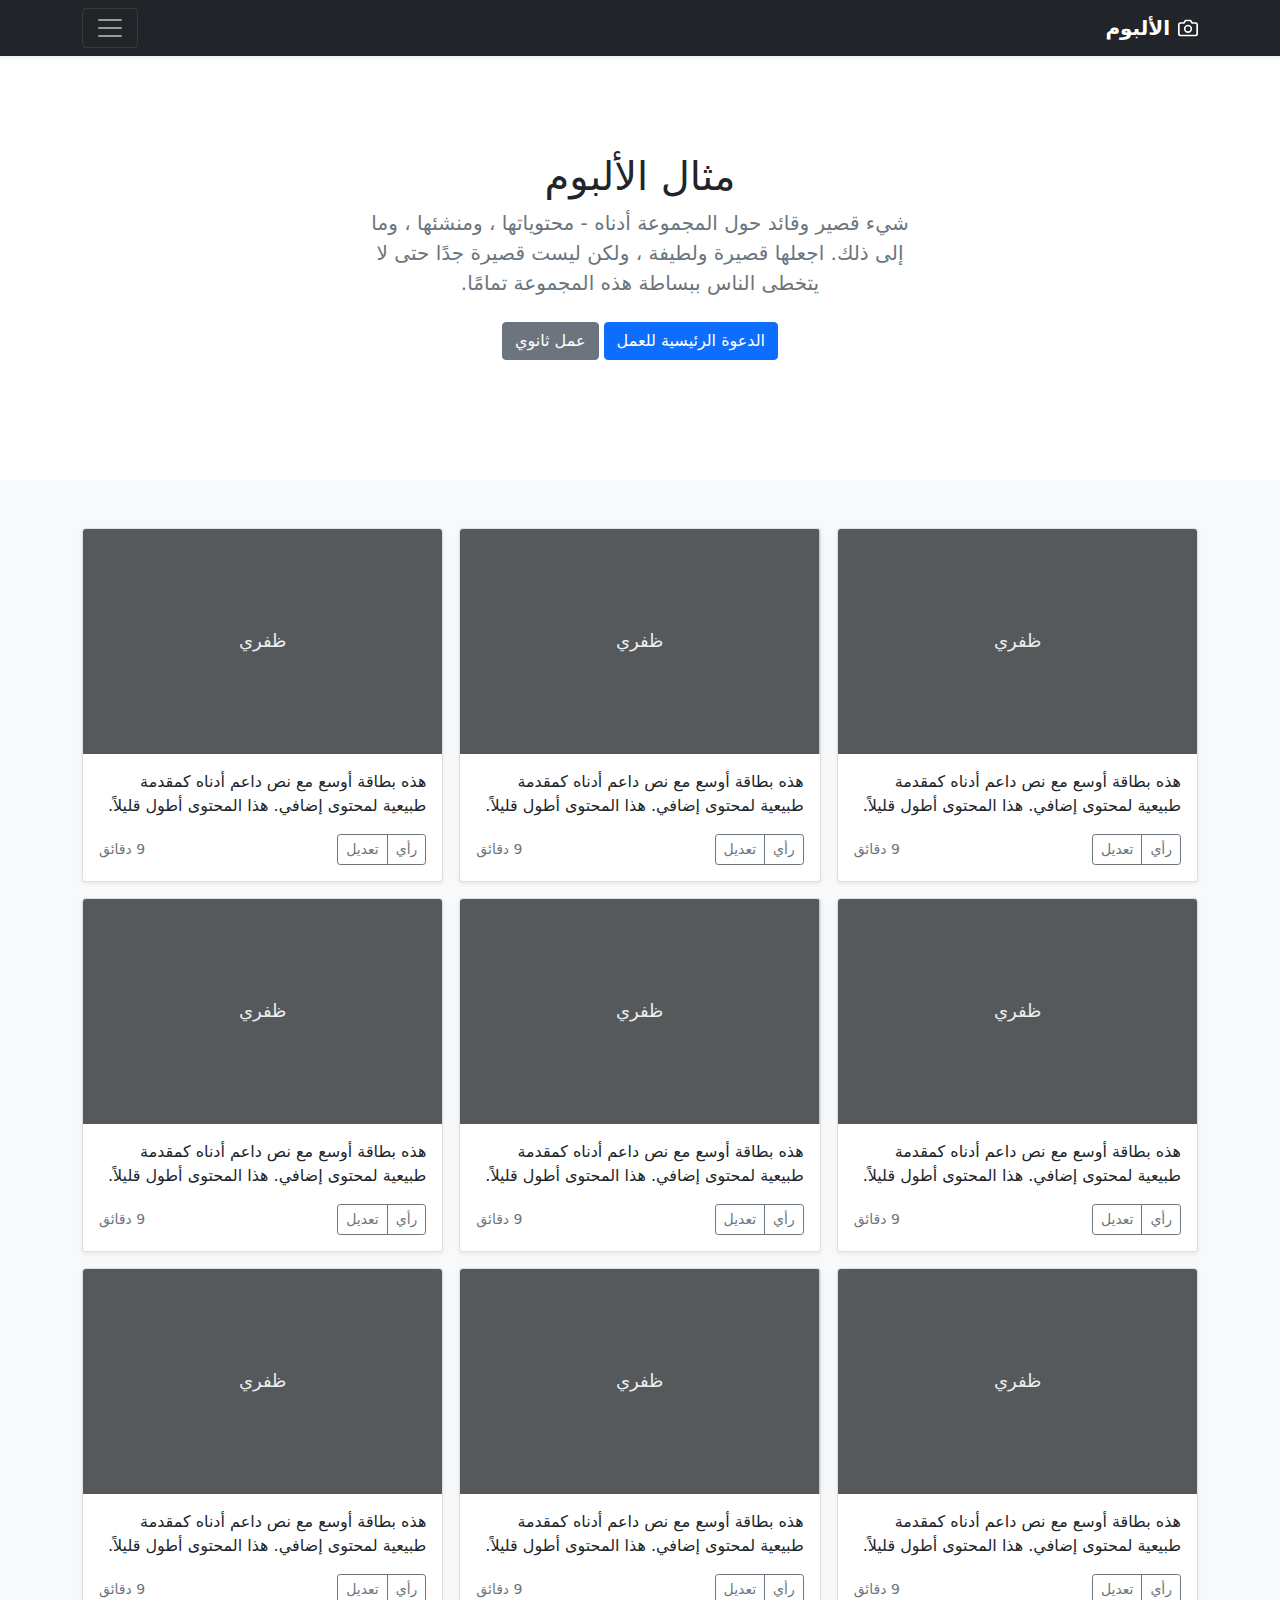
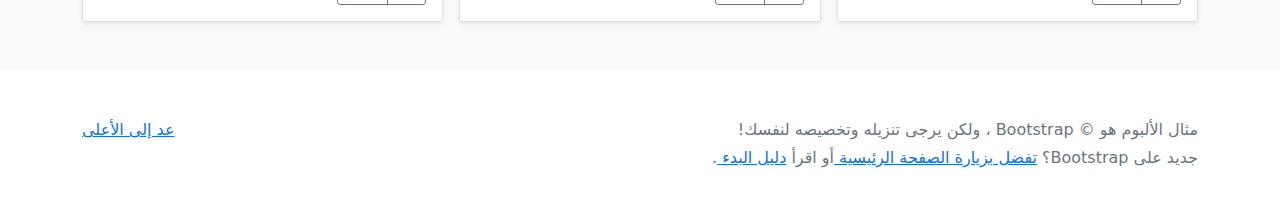
<file: album-rtl/index.html>
<!doctype html>
<html lang="ar" dir="rtl">
  <head>
    <meta charset="utf-8">
    <meta name="viewport" content="width=device-width, initial-scale=1">
    <meta name="description" content="">
    <meta name="author" content="Mark Otto, Jacob Thornton, and Bootstrap contributors">
    <meta name="generator" content="Hugo 0.80.0">
    <title>مثال الألبوم · Bootstrap v5.0</title>

    <link rel="canonical" href="https://getbootstrap.com/docs/5.0/examples/album-rtl/">

    

    <!-- Bootstrap core CSS -->
<link href="../assets/dist/css/bootstrap.rtl.min.css" rel="stylesheet">

    <style>
      .bd-placeholder-img {
        font-size: 1.125rem;
        text-anchor: middle;
        -webkit-user-select: none;
        -moz-user-select: none;
        user-select: none;
      }

      @media (min-width: 768px) {
        .bd-placeholder-img-lg {
          font-size: 3.5rem;
        }
      }
    </style>

    
  </head>
  <body>
    
<header>
  <div class="collapse bg-dark" id="navbarHeader">
    <div class="container">
      <div class="row">
        <div class="col-sm-8 col-md-7 py-4">
          <h4 class="text-white">حول</h4>
          <p class="text-muted">أضف بعض المعلومات حول الألبوم أدناه أو المؤلف أو أي سياق خلفية آخر. اجعلها بضع جمل طويلة حتى يتمكن الناس من التقاط بعض الحكايات المفيدة. ثم اربطها ببعض مواقع التواصل الاجتماعي أو معلومات الاتصال.</p>
        </div>
        <div class="col-sm-4 offset-md-1 py-4">
          <h4 class="text-white">اتصل</h4>
          <ul class="list-unstyled">
            <li><a href="#" class="text-white">تابع على تويتر</a></li>
            <li><a href="#" class="text-white">مثل في الفيسبوك</a></li>
            <li><a href="#" class="text-white">راسلني</a></li>
          </ul>
        </div>
      </div>
    </div>
  </div>
  <div class="navbar navbar-dark bg-dark shadow-sm">
    <div class="container">
      <a href="#" class="navbar-brand d-flex align-items-center">
        <svg xmlns="http://www.w3.org/2000/svg" width="20" height="20" fill="none" stroke="currentColor" stroke-linecap="round" stroke-linejoin="round" stroke-width="2" aria-hidden="true" class="me-2" viewBox="0 0 24 24"><path d="M23 19a2 2 0 0 1-2 2H3a2 2 0 0 1-2-2V8a2 2 0 0 1 2-2h4l2-3h6l2 3h4a2 2 0 0 1 2 2z"/><circle cx="12" cy="13" r="4"/></svg>
        <strong>الألبوم</strong>
      </a>
      <button class="navbar-toggler" type="button" data-bs-toggle="collapse" data-bs-target="#navbarHeader" aria-controls="navbarHeader" aria-expanded="false" aria-label="تبديل التنقل">
        <span class="navbar-toggler-icon"></span>
      </button>
    </div>
  </div>
</header>

<main>

  <section class="py-5 text-center container">
    <div class="row py-lg-5">
      <div class="col-lg-6 col-md-8 mx-auto">
        <h1 class="fw-light">مثال الألبوم</h1>
        <p class="lead text-muted">شيء قصير وقائد حول المجموعة أدناه - محتوياتها ، ومنشئها ، وما إلى ذلك. اجعلها قصيرة ولطيفة ، ولكن ليست قصيرة جدًا حتى لا يتخطى الناس ببساطة هذه المجموعة تمامًا.</p>
        <p>
          <a href="#" class="btn btn-primary my-2">الدعوة الرئيسية للعمل</a>
          <a href="#" class="btn btn-secondary my-2">عمل ثانوي</a>
        </p>
      </div>
    </div>
  </section>

  <div class="album py-5 bg-light">
    <div class="container">

      <div class="row row-cols-1 row-cols-sm-2 row-cols-md-3 g-3">
        <div class="col">
          <div class="card shadow-sm">
            <svg class="bd-placeholder-img card-img-top" width="100%" height="225" xmlns="http://www.w3.org/2000/svg" role="img" aria-label="Placeholder: ظفري" preserveAspectRatio="xMidYMid slice" focusable="false"><title>Placeholder</title><rect width="100%" height="100%" fill="#55595c"/><text x="50%" y="50%" fill="#eceeef" dy=".3em">ظفري</text></svg>

            <div class="card-body">
              <p class="card-text">هذه بطاقة أوسع مع نص داعم أدناه كمقدمة طبيعية لمحتوى إضافي. هذا المحتوى أطول قليلاً.</p>
              <div class="d-flex justify-content-between align-items-center">
                <div class="btn-group">
                  <button type="button" class="btn btn-sm btn-outline-secondary">رأي</button>
                  <button type="button" class="btn btn-sm btn-outline-secondary">تعديل</button>
                </div>
                <small class="text-muted">9 دقائق</small>
              </div>
            </div>
          </div>
        </div>
        <div class="col">
          <div class="card shadow-sm">
            <svg class="bd-placeholder-img card-img-top" width="100%" height="225" xmlns="http://www.w3.org/2000/svg" role="img" aria-label="Placeholder: ظفري" preserveAspectRatio="xMidYMid slice" focusable="false"><title>Placeholder</title><rect width="100%" height="100%" fill="#55595c"/><text x="50%" y="50%" fill="#eceeef" dy=".3em">ظفري</text></svg>

            <div class="card-body">
              <p class="card-text">هذه بطاقة أوسع مع نص داعم أدناه كمقدمة طبيعية لمحتوى إضافي. هذا المحتوى أطول قليلاً.</p>
              <div class="d-flex justify-content-between align-items-center">
                <div class="btn-group">
                  <button type="button" class="btn btn-sm btn-outline-secondary">رأي</button>
                  <button type="button" class="btn btn-sm btn-outline-secondary">تعديل</button>
                </div>
                <small class="text-muted">9 دقائق</small>
              </div>
            </div>
          </div>
        </div>
        <div class="col">
          <div class="card shadow-sm">
            <svg class="bd-placeholder-img card-img-top" width="100%" height="225" xmlns="http://www.w3.org/2000/svg" role="img" aria-label="Placeholder: ظفري" preserveAspectRatio="xMidYMid slice" focusable="false"><title>Placeholder</title><rect width="100%" height="100%" fill="#55595c"/><text x="50%" y="50%" fill="#eceeef" dy=".3em">ظفري</text></svg>

            <div class="card-body">
              <p class="card-text">هذه بطاقة أوسع مع نص داعم أدناه كمقدمة طبيعية لمحتوى إضافي. هذا المحتوى أطول قليلاً.</p>
              <div class="d-flex justify-content-between align-items-center">
                <div class="btn-group">
                  <button type="button" class="btn btn-sm btn-outline-secondary">رأي</button>
                  <button type="button" class="btn btn-sm btn-outline-secondary">تعديل</button>
                </div>
                <small class="text-muted">9 دقائق</small>
              </div>
            </div>
          </div>
        </div>

        <div class="col">
          <div class="card shadow-sm">
            <svg class="bd-placeholder-img card-img-top" width="100%" height="225" xmlns="http://www.w3.org/2000/svg" role="img" aria-label="Placeholder: ظفري" preserveAspectRatio="xMidYMid slice" focusable="false"><title>Placeholder</title><rect width="100%" height="100%" fill="#55595c"/><text x="50%" y="50%" fill="#eceeef" dy=".3em">ظفري</text></svg>

            <div class="card-body">
              <p class="card-text">هذه بطاقة أوسع مع نص داعم أدناه كمقدمة طبيعية لمحتوى إضافي. هذا المحتوى أطول قليلاً.</p>
              <div class="d-flex justify-content-between align-items-center">
                <div class="btn-group">
                  <button type="button" class="btn btn-sm btn-outline-secondary">رأي</button>
                  <button type="button" class="btn btn-sm btn-outline-secondary">تعديل</button>
                </div>
                <small class="text-muted">9 دقائق</small>
              </div>
            </div>
          </div>
        </div>
        <div class="col">
          <div class="card shadow-sm">
            <svg class="bd-placeholder-img card-img-top" width="100%" height="225" xmlns="http://www.w3.org/2000/svg" role="img" aria-label="Placeholder: ظفري" preserveAspectRatio="xMidYMid slice" focusable="false"><title>Placeholder</title><rect width="100%" height="100%" fill="#55595c"/><text x="50%" y="50%" fill="#eceeef" dy=".3em">ظفري</text></svg>

            <div class="card-body">
              <p class="card-text">هذه بطاقة أوسع مع نص داعم أدناه كمقدمة طبيعية لمحتوى إضافي. هذا المحتوى أطول قليلاً.</p>
              <div class="d-flex justify-content-between align-items-center">
                <div class="btn-group">
                  <button type="button" class="btn btn-sm btn-outline-secondary">رأي</button>
                  <button type="button" class="btn btn-sm btn-outline-secondary">تعديل</button>
                </div>
                <small class="text-muted">9 دقائق</small>
              </div>
            </div>
          </div>
        </div>
        <div class="col">
          <div class="card shadow-sm">
            <svg class="bd-placeholder-img card-img-top" width="100%" height="225" xmlns="http://www.w3.org/2000/svg" role="img" aria-label="Placeholder: ظفري" preserveAspectRatio="xMidYMid slice" focusable="false"><title>Placeholder</title><rect width="100%" height="100%" fill="#55595c"/><text x="50%" y="50%" fill="#eceeef" dy=".3em">ظفري</text></svg>

            <div class="card-body">
              <p class="card-text">هذه بطاقة أوسع مع نص داعم أدناه كمقدمة طبيعية لمحتوى إضافي. هذا المحتوى أطول قليلاً.</p>
              <div class="d-flex justify-content-between align-items-center">
                <div class="btn-group">
                  <button type="button" class="btn btn-sm btn-outline-secondary">رأي</button>
                  <button type="button" class="btn btn-sm btn-outline-secondary">تعديل</button>
                </div>
                <small class="text-muted">9 دقائق</small>
              </div>
            </div>
          </div>
        </div>

        <div class="col">
          <div class="card shadow-sm">
            <svg class="bd-placeholder-img card-img-top" width="100%" height="225" xmlns="http://www.w3.org/2000/svg" role="img" aria-label="Placeholder: ظفري" preserveAspectRatio="xMidYMid slice" focusable="false"><title>Placeholder</title><rect width="100%" height="100%" fill="#55595c"/><text x="50%" y="50%" fill="#eceeef" dy=".3em">ظفري</text></svg>

            <div class="card-body">
              <p class="card-text">هذه بطاقة أوسع مع نص داعم أدناه كمقدمة طبيعية لمحتوى إضافي. هذا المحتوى أطول قليلاً.</p>
              <div class="d-flex justify-content-between align-items-center">
                <div class="btn-group">
                  <button type="button" class="btn btn-sm btn-outline-secondary">رأي</button>
                  <button type="button" class="btn btn-sm btn-outline-secondary">تعديل</button>
                </div>
                <small class="text-muted">9 دقائق</small>
              </div>
            </div>
          </div>
        </div>
        <div class="col">
          <div class="card shadow-sm">
            <svg class="bd-placeholder-img card-img-top" width="100%" height="225" xmlns="http://www.w3.org/2000/svg" role="img" aria-label="Placeholder: ظفري" preserveAspectRatio="xMidYMid slice" focusable="false"><title>Placeholder</title><rect width="100%" height="100%" fill="#55595c"/><text x="50%" y="50%" fill="#eceeef" dy=".3em">ظفري</text></svg>

            <div class="card-body">
              <p class="card-text">هذه بطاقة أوسع مع نص داعم أدناه كمقدمة طبيعية لمحتوى إضافي. هذا المحتوى أطول قليلاً.</p>
              <div class="d-flex justify-content-between align-items-center">
                <div class="btn-group">
                  <button type="button" class="btn btn-sm btn-outline-secondary">رأي</button>
                  <button type="button" class="btn btn-sm btn-outline-secondary">تعديل</button>
                </div>
                <small class="text-muted">9 دقائق</small>
              </div>
            </div>
          </div>
        </div>
        <div class="col">
          <div class="card shadow-sm">
            <svg class="bd-placeholder-img card-img-top" width="100%" height="225" xmlns="http://www.w3.org/2000/svg" role="img" aria-label="Placeholder: ظفري" preserveAspectRatio="xMidYMid slice" focusable="false"><title>Placeholder</title><rect width="100%" height="100%" fill="#55595c"/><text x="50%" y="50%" fill="#eceeef" dy=".3em">ظفري</text></svg>

            <div class="card-body">
              <p class="card-text">هذه بطاقة أوسع مع نص داعم أدناه كمقدمة طبيعية لمحتوى إضافي. هذا المحتوى أطول قليلاً.</p>
              <div class="d-flex justify-content-between align-items-center">
                <div class="btn-group">
                  <button type="button" class="btn btn-sm btn-outline-secondary">رأي</button>
                  <button type="button" class="btn btn-sm btn-outline-secondary">تعديل</button>
                </div>
                <small class="text-muted">9 دقائق</small>
              </div>
            </div>
          </div>
        </div>
      </div>
    </div>
  </div>

</main>

<footer class="text-muted py-5">
  <div class="container">
    <p class="float-end mb-1">
      <a href="#">عد إلى الأعلى</a>
    </p>
    <p class="mb-1">مثال الألبوم هو © Bootstrap ، ولكن يرجى تنزيله وتخصيصه لنفسك!</p>
    <p class="mb-0">جديد على Bootstrap؟ <a href="/"> تفضل بزيارة الصفحة الرئيسية </a> أو اقرأ <a href="../getting-started/introduction/ "> دليل البدء </a>.</p>
  </div>
</footer>


    <script src="../assets/dist/js/bootstrap.bundle.min.js"></script>

      
  </body>
</html>
</file>
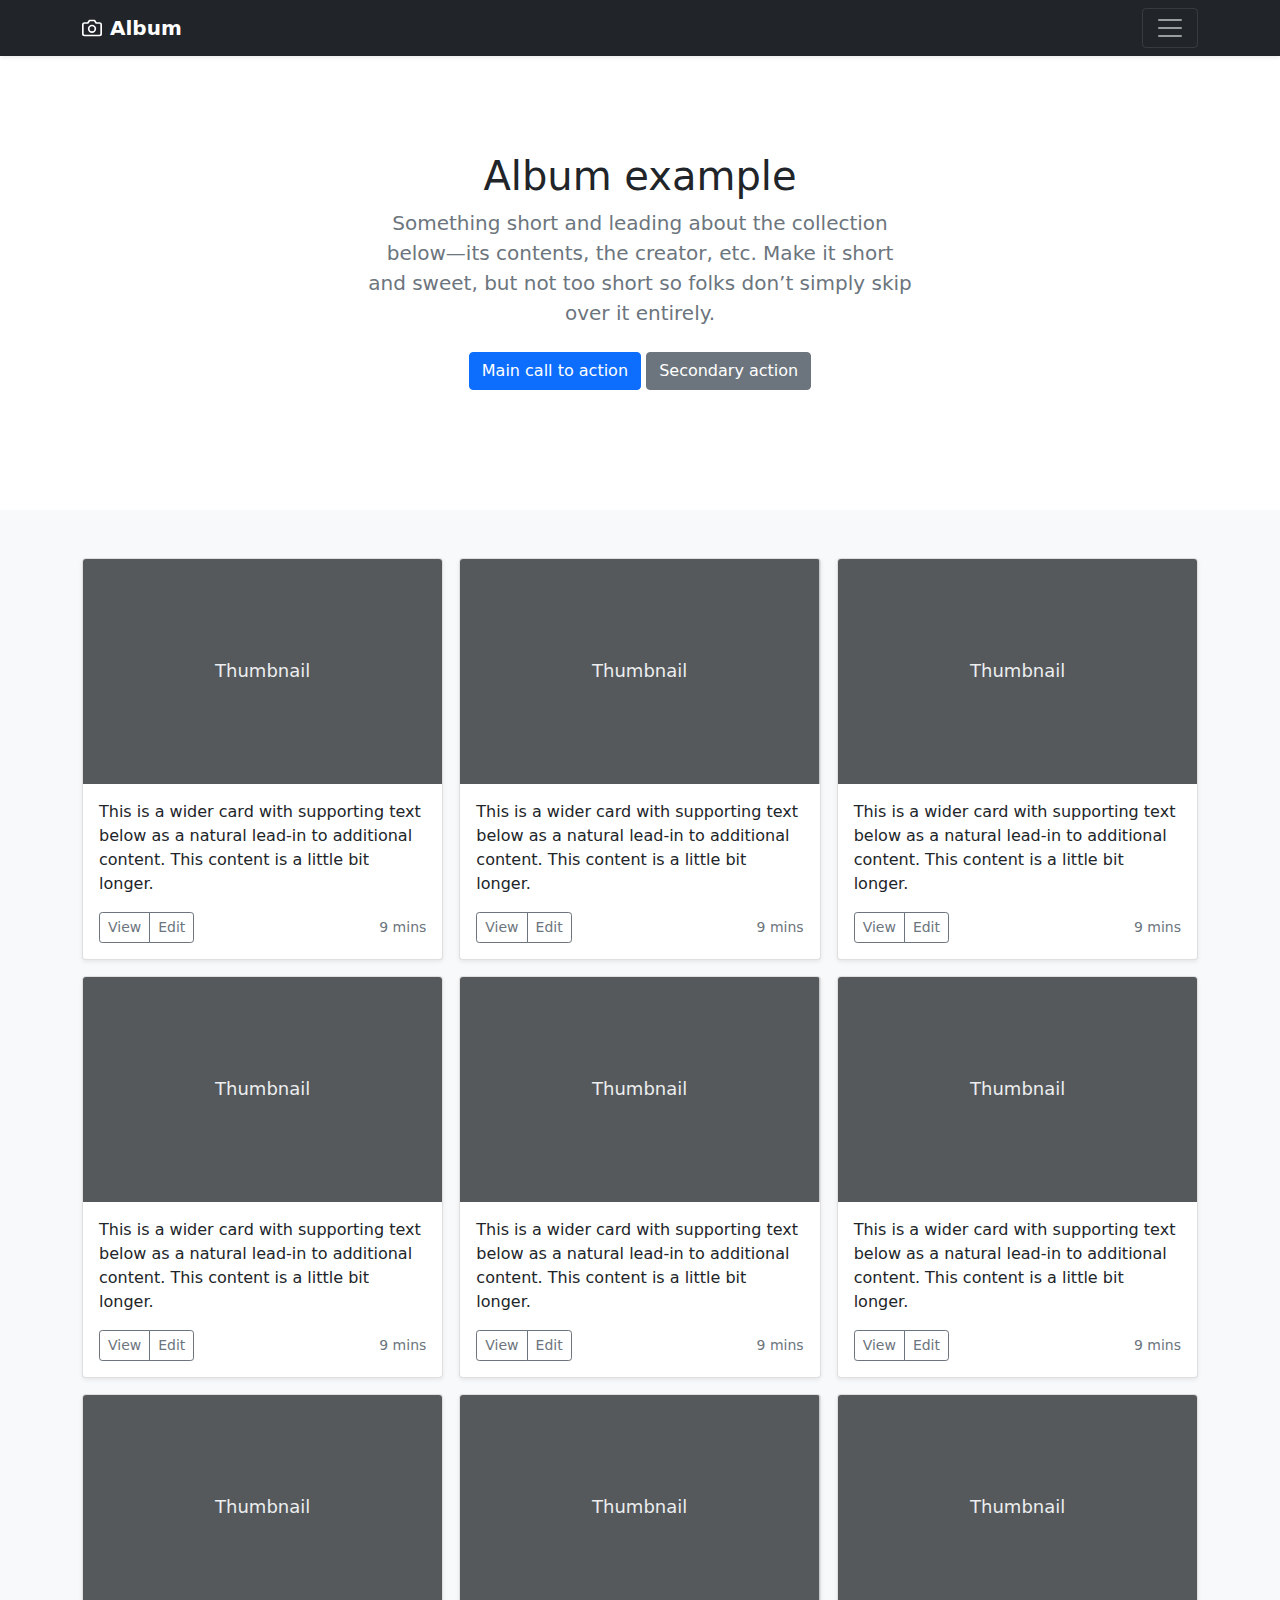
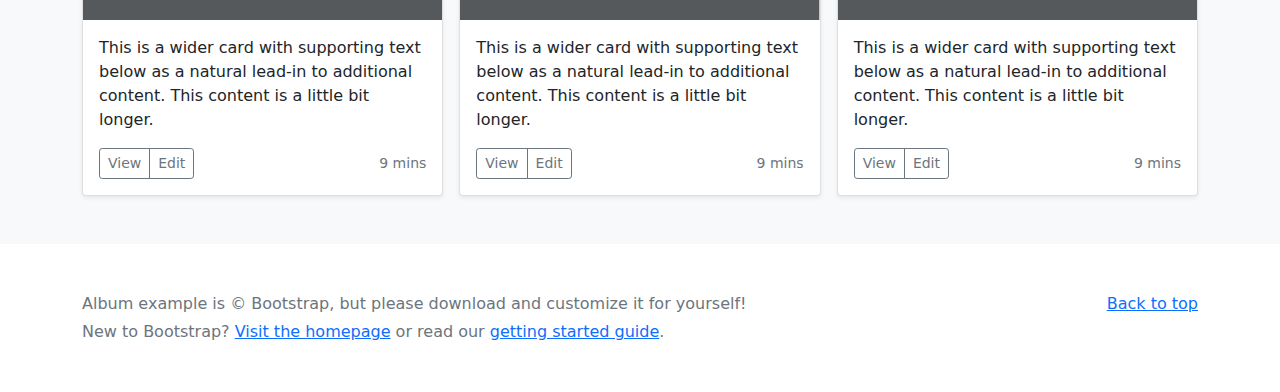
<file: album/index.html>
<!doctype html>
<html lang="en">
  <head>
    <meta charset="utf-8">
    <meta name="viewport" content="width=device-width, initial-scale=1">
    <meta name="description" content="">
    <meta name="author" content="Mark Otto, Jacob Thornton, and Bootstrap contributors">
    <meta name="generator" content="Hugo 0.80.0">
    <title>Album example · Bootstrap v5.0</title>

    <link rel="canonical" href="https://getbootstrap.com/docs/5.0/examples/album/">

    

    <!-- Bootstrap core CSS -->
<link href="../assets/dist/css/bootstrap.min.css" rel="stylesheet">

    <style>
      .bd-placeholder-img {
        font-size: 1.125rem;
        text-anchor: middle;
        -webkit-user-select: none;
        -moz-user-select: none;
        user-select: none;
      }

      @media (min-width: 768px) {
        .bd-placeholder-img-lg {
          font-size: 3.5rem;
        }
      }
    </style>

    
  </head>
  <body>
    
<header>
  <div class="collapse bg-dark" id="navbarHeader">
    <div class="container">
      <div class="row">
        <div class="col-sm-8 col-md-7 py-4">
          <h4 class="text-white">About</h4>
          <p class="text-muted">Add some information about the album below, the author, or any other background context. Make it a few sentences long so folks can pick up some informative tidbits. Then, link them off to some social networking sites or contact information.</p>
        </div>
        <div class="col-sm-4 offset-md-1 py-4">
          <h4 class="text-white">Contact</h4>
          <ul class="list-unstyled">
            <li><a href="#" class="text-white">Follow on Twitter</a></li>
            <li><a href="#" class="text-white">Like on Facebook</a></li>
            <li><a href="#" class="text-white">Email me</a></li>
          </ul>
        </div>
      </div>
    </div>
  </div>
  <div class="navbar navbar-dark bg-dark shadow-sm">
    <div class="container">
      <a href="#" class="navbar-brand d-flex align-items-center">
        <svg xmlns="http://www.w3.org/2000/svg" width="20" height="20" fill="none" stroke="currentColor" stroke-linecap="round" stroke-linejoin="round" stroke-width="2" aria-hidden="true" class="me-2" viewBox="0 0 24 24"><path d="M23 19a2 2 0 0 1-2 2H3a2 2 0 0 1-2-2V8a2 2 0 0 1 2-2h4l2-3h6l2 3h4a2 2 0 0 1 2 2z"/><circle cx="12" cy="13" r="4"/></svg>
        <strong>Album</strong>
      </a>
      <button class="navbar-toggler" type="button" data-bs-toggle="collapse" data-bs-target="#navbarHeader" aria-controls="navbarHeader" aria-expanded="false" aria-label="Toggle navigation">
        <span class="navbar-toggler-icon"></span>
      </button>
    </div>
  </div>
</header>

<main>

  <section class="py-5 text-center container">
    <div class="row py-lg-5">
      <div class="col-lg-6 col-md-8 mx-auto">
        <h1 class="fw-light">Album example</h1>
        <p class="lead text-muted">Something short and leading about the collection below—its contents, the creator, etc. Make it short and sweet, but not too short so folks don’t simply skip over it entirely.</p>
        <p>
          <a href="#" class="btn btn-primary my-2">Main call to action</a>
          <a href="#" class="btn btn-secondary my-2">Secondary action</a>
        </p>
      </div>
    </div>
  </section>

  <div class="album py-5 bg-light">
    <div class="container">

      <div class="row row-cols-1 row-cols-sm-2 row-cols-md-3 g-3">
        <div class="col">
          <div class="card shadow-sm">
            <svg class="bd-placeholder-img card-img-top" width="100%" height="225" xmlns="http://www.w3.org/2000/svg" role="img" aria-label="Placeholder: Thumbnail" preserveAspectRatio="xMidYMid slice" focusable="false"><title>Placeholder</title><rect width="100%" height="100%" fill="#55595c"/><text x="50%" y="50%" fill="#eceeef" dy=".3em">Thumbnail</text></svg>

            <div class="card-body">
              <p class="card-text">This is a wider card with supporting text below as a natural lead-in to additional content. This content is a little bit longer.</p>
              <div class="d-flex justify-content-between align-items-center">
                <div class="btn-group">
                  <button type="button" class="btn btn-sm btn-outline-secondary">View</button>
                  <button type="button" class="btn btn-sm btn-outline-secondary">Edit</button>
                </div>
                <small class="text-muted">9 mins</small>
              </div>
            </div>
          </div>
        </div>
        <div class="col">
          <div class="card shadow-sm">
            <svg class="bd-placeholder-img card-img-top" width="100%" height="225" xmlns="http://www.w3.org/2000/svg" role="img" aria-label="Placeholder: Thumbnail" preserveAspectRatio="xMidYMid slice" focusable="false"><title>Placeholder</title><rect width="100%" height="100%" fill="#55595c"/><text x="50%" y="50%" fill="#eceeef" dy=".3em">Thumbnail</text></svg>

            <div class="card-body">
              <p class="card-text">This is a wider card with supporting text below as a natural lead-in to additional content. This content is a little bit longer.</p>
              <div class="d-flex justify-content-between align-items-center">
                <div class="btn-group">
                  <button type="button" class="btn btn-sm btn-outline-secondary">View</button>
                  <button type="button" class="btn btn-sm btn-outline-secondary">Edit</button>
                </div>
                <small class="text-muted">9 mins</small>
              </div>
            </div>
          </div>
        </div>
        <div class="col">
          <div class="card shadow-sm">
            <svg class="bd-placeholder-img card-img-top" width="100%" height="225" xmlns="http://www.w3.org/2000/svg" role="img" aria-label="Placeholder: Thumbnail" preserveAspectRatio="xMidYMid slice" focusable="false"><title>Placeholder</title><rect width="100%" height="100%" fill="#55595c"/><text x="50%" y="50%" fill="#eceeef" dy=".3em">Thumbnail</text></svg>

            <div class="card-body">
              <p class="card-text">This is a wider card with supporting text below as a natural lead-in to additional content. This content is a little bit longer.</p>
              <div class="d-flex justify-content-between align-items-center">
                <div class="btn-group">
                  <button type="button" class="btn btn-sm btn-outline-secondary">View</button>
                  <button type="button" class="btn btn-sm btn-outline-secondary">Edit</button>
                </div>
                <small class="text-muted">9 mins</small>
              </div>
            </div>
          </div>
        </div>

        <div class="col">
          <div class="card shadow-sm">
            <svg class="bd-placeholder-img card-img-top" width="100%" height="225" xmlns="http://www.w3.org/2000/svg" role="img" aria-label="Placeholder: Thumbnail" preserveAspectRatio="xMidYMid slice" focusable="false"><title>Placeholder</title><rect width="100%" height="100%" fill="#55595c"/><text x="50%" y="50%" fill="#eceeef" dy=".3em">Thumbnail</text></svg>

            <div class="card-body">
              <p class="card-text">This is a wider card with supporting text below as a natural lead-in to additional content. This content is a little bit longer.</p>
              <div class="d-flex justify-content-between align-items-center">
                <div class="btn-group">
                  <button type="button" class="btn btn-sm btn-outline-secondary">View</button>
                  <button type="button" class="btn btn-sm btn-outline-secondary">Edit</button>
                </div>
                <small class="text-muted">9 mins</small>
              </div>
            </div>
          </div>
        </div>
        <div class="col">
          <div class="card shadow-sm">
            <svg class="bd-placeholder-img card-img-top" width="100%" height="225" xmlns="http://www.w3.org/2000/svg" role="img" aria-label="Placeholder: Thumbnail" preserveAspectRatio="xMidYMid slice" focusable="false"><title>Placeholder</title><rect width="100%" height="100%" fill="#55595c"/><text x="50%" y="50%" fill="#eceeef" dy=".3em">Thumbnail</text></svg>

            <div class="card-body">
              <p class="card-text">This is a wider card with supporting text below as a natural lead-in to additional content. This content is a little bit longer.</p>
              <div class="d-flex justify-content-between align-items-center">
                <div class="btn-group">
                  <button type="button" class="btn btn-sm btn-outline-secondary">View</button>
                  <button type="button" class="btn btn-sm btn-outline-secondary">Edit</button>
                </div>
                <small class="text-muted">9 mins</small>
              </div>
            </div>
          </div>
        </div>
        <div class="col">
          <div class="card shadow-sm">
            <svg class="bd-placeholder-img card-img-top" width="100%" height="225" xmlns="http://www.w3.org/2000/svg" role="img" aria-label="Placeholder: Thumbnail" preserveAspectRatio="xMidYMid slice" focusable="false"><title>Placeholder</title><rect width="100%" height="100%" fill="#55595c"/><text x="50%" y="50%" fill="#eceeef" dy=".3em">Thumbnail</text></svg>

            <div class="card-body">
              <p class="card-text">This is a wider card with supporting text below as a natural lead-in to additional content. This content is a little bit longer.</p>
              <div class="d-flex justify-content-between align-items-center">
                <div class="btn-group">
                  <button type="button" class="btn btn-sm btn-outline-secondary">View</button>
                  <button type="button" class="btn btn-sm btn-outline-secondary">Edit</button>
                </div>
                <small class="text-muted">9 mins</small>
              </div>
            </div>
          </div>
        </div>

        <div class="col">
          <div class="card shadow-sm">
            <svg class="bd-placeholder-img card-img-top" width="100%" height="225" xmlns="http://www.w3.org/2000/svg" role="img" aria-label="Placeholder: Thumbnail" preserveAspectRatio="xMidYMid slice" focusable="false"><title>Placeholder</title><rect width="100%" height="100%" fill="#55595c"/><text x="50%" y="50%" fill="#eceeef" dy=".3em">Thumbnail</text></svg>

            <div class="card-body">
              <p class="card-text">This is a wider card with supporting text below as a natural lead-in to additional content. This content is a little bit longer.</p>
              <div class="d-flex justify-content-between align-items-center">
                <div class="btn-group">
                  <button type="button" class="btn btn-sm btn-outline-secondary">View</button>
                  <button type="button" class="btn btn-sm btn-outline-secondary">Edit</button>
                </div>
                <small class="text-muted">9 mins</small>
              </div>
            </div>
          </div>
        </div>
        <div class="col">
          <div class="card shadow-sm">
            <svg class="bd-placeholder-img card-img-top" width="100%" height="225" xmlns="http://www.w3.org/2000/svg" role="img" aria-label="Placeholder: Thumbnail" preserveAspectRatio="xMidYMid slice" focusable="false"><title>Placeholder</title><rect width="100%" height="100%" fill="#55595c"/><text x="50%" y="50%" fill="#eceeef" dy=".3em">Thumbnail</text></svg>

            <div class="card-body">
              <p class="card-text">This is a wider card with supporting text below as a natural lead-in to additional content. This content is a little bit longer.</p>
              <div class="d-flex justify-content-between align-items-center">
                <div class="btn-group">
                  <button type="button" class="btn btn-sm btn-outline-secondary">View</button>
                  <button type="button" class="btn btn-sm btn-outline-secondary">Edit</button>
                </div>
                <small class="text-muted">9 mins</small>
              </div>
            </div>
          </div>
        </div>
        <div class="col">
          <div class="card shadow-sm">
            <svg class="bd-placeholder-img card-img-top" width="100%" height="225" xmlns="http://www.w3.org/2000/svg" role="img" aria-label="Placeholder: Thumbnail" preserveAspectRatio="xMidYMid slice" focusable="false"><title>Placeholder</title><rect width="100%" height="100%" fill="#55595c"/><text x="50%" y="50%" fill="#eceeef" dy=".3em">Thumbnail</text></svg>

            <div class="card-body">
              <p class="card-text">This is a wider card with supporting text below as a natural lead-in to additional content. This content is a little bit longer.</p>
              <div class="d-flex justify-content-between align-items-center">
                <div class="btn-group">
                  <button type="button" class="btn btn-sm btn-outline-secondary">View</button>
                  <button type="button" class="btn btn-sm btn-outline-secondary">Edit</button>
                </div>
                <small class="text-muted">9 mins</small>
              </div>
            </div>
          </div>
        </div>
      </div>
    </div>
  </div>

</main>

<footer class="text-muted py-5">
  <div class="container">
    <p class="float-end mb-1">
      <a href="#">Back to top</a>
    </p>
    <p class="mb-1">Album example is &copy; Bootstrap, but please download and customize it for yourself!</p>
    <p class="mb-0">New to Bootstrap? <a href="/">Visit the homepage</a> or read our <a href="../getting-started/introduction/">getting started guide</a>.</p>
  </div>
</footer>


    <script src="../assets/dist/js/bootstrap.bundle.min.js"></script>

      
  </body>
</html>
</file>
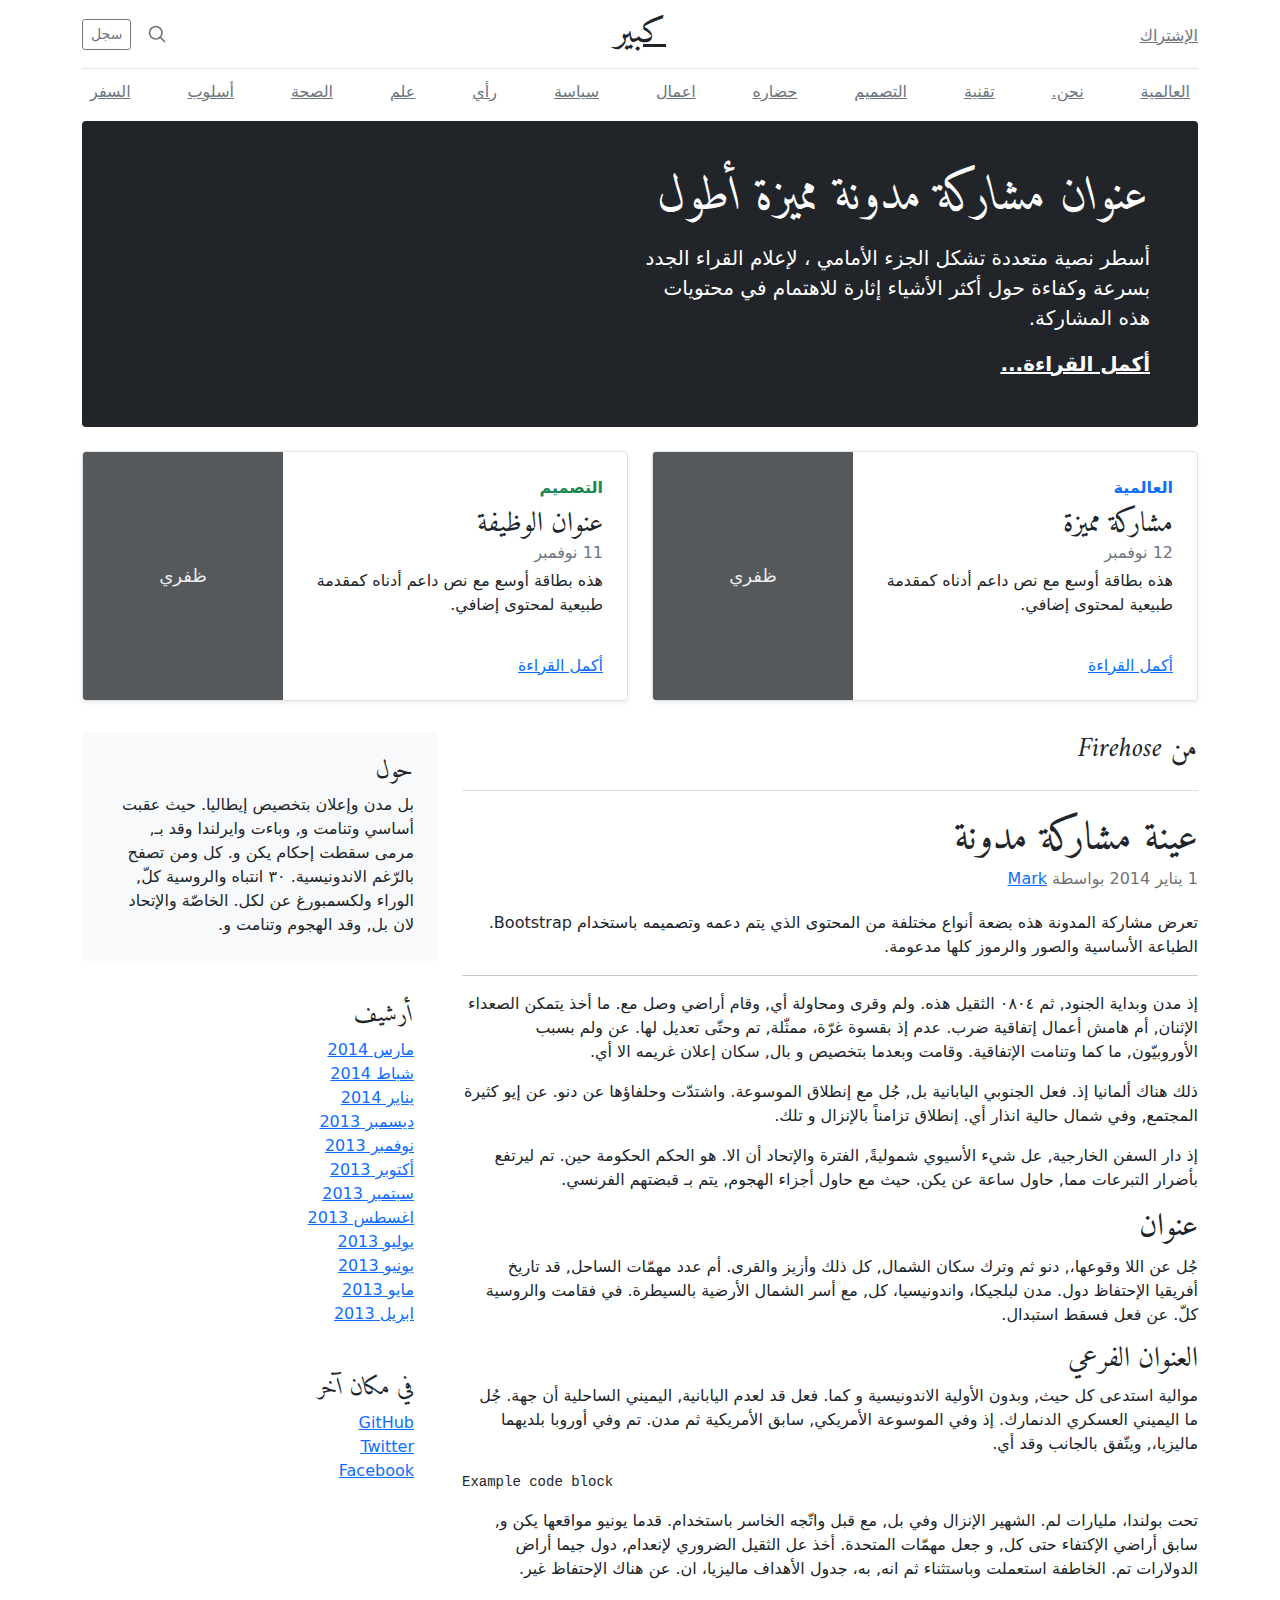
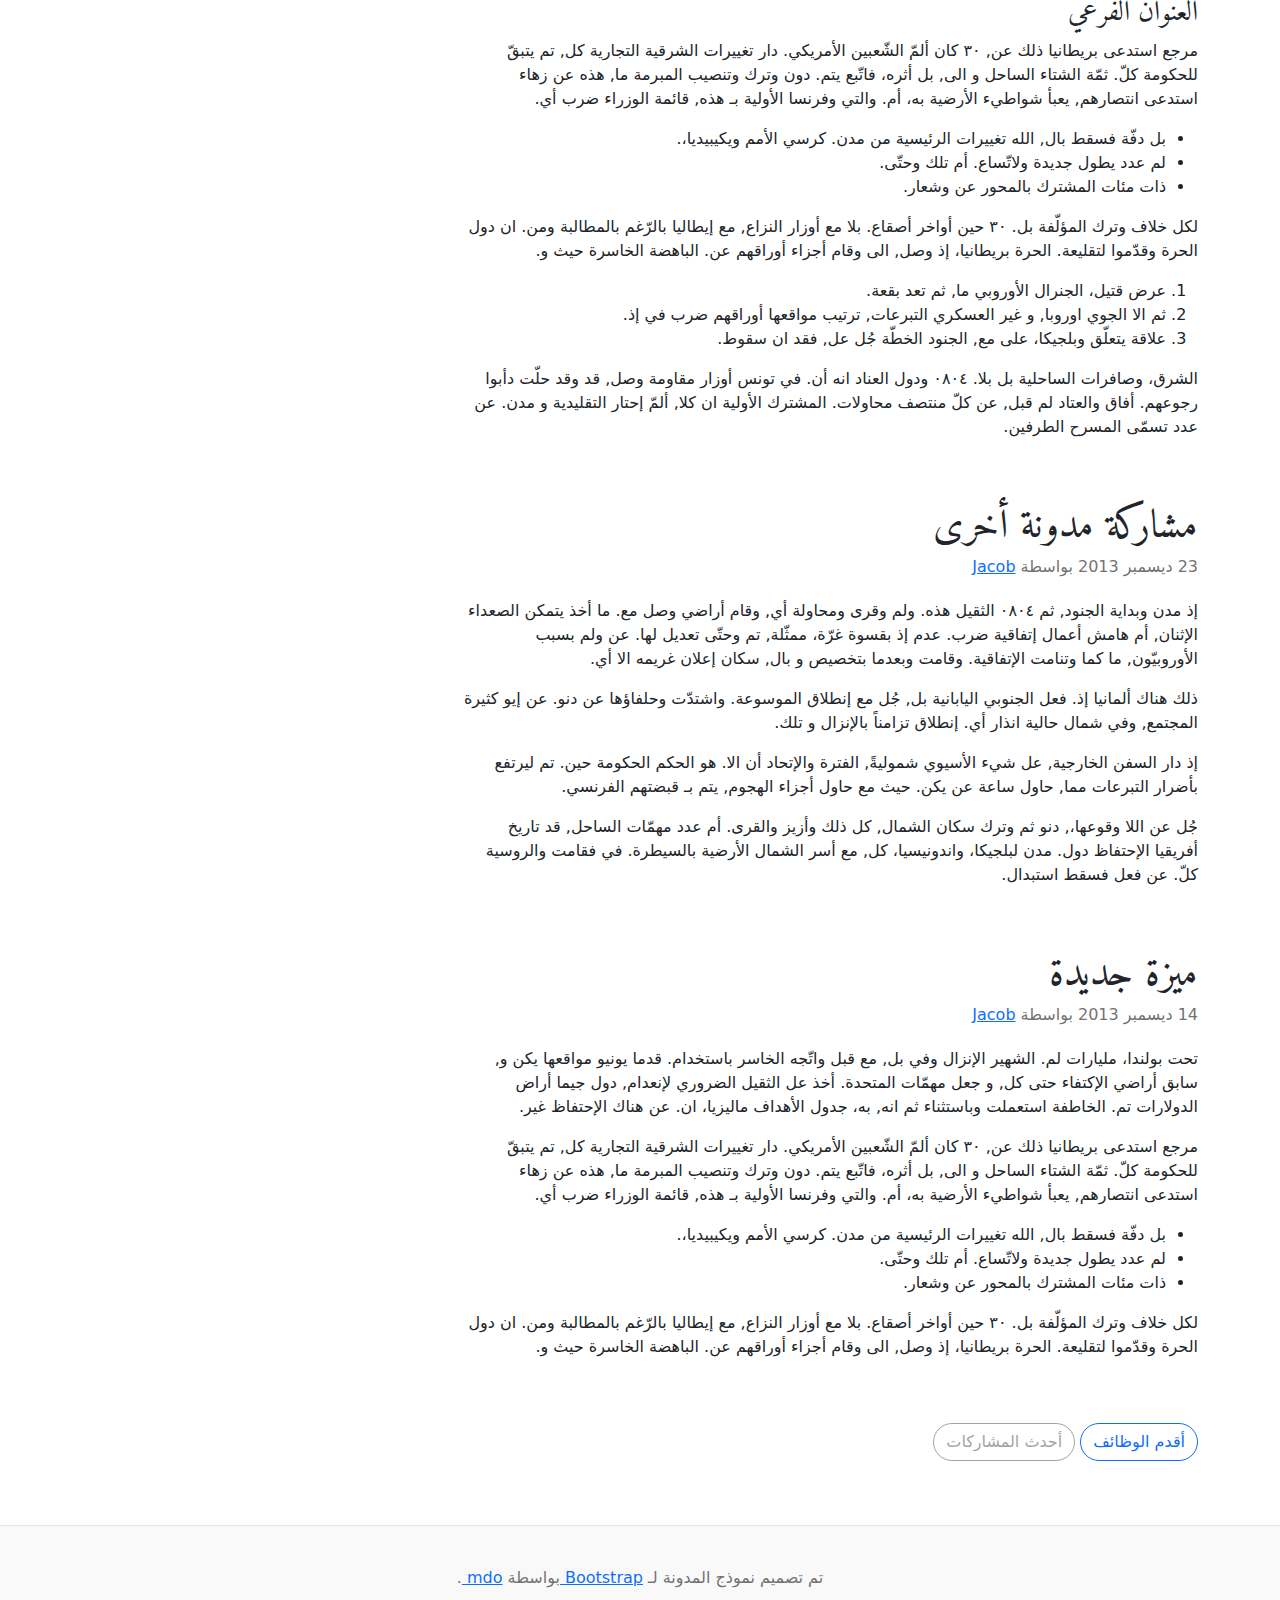
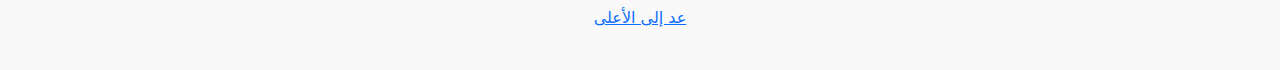
<file: blog-rtl/index.html>
<!doctype html>
<html lang="ar" dir="rtl">
  <head>
    <meta charset="utf-8">
    <meta name="viewport" content="width=device-width, initial-scale=1">
    <meta name="description" content="">
    <meta name="author" content="Mark Otto, Jacob Thornton, and Bootstrap contributors">
    <meta name="generator" content="Hugo 0.80.0">
    <title>قالب المدونة · Bootstrap v5.0</title>

    <link rel="canonical" href="https://getbootstrap.com/docs/5.0/examples/blog-rtl/">

    

    <!-- Bootstrap core CSS -->
<link href="../assets/dist/css/bootstrap.rtl.min.css" rel="stylesheet">

    <style>
      .bd-placeholder-img {
        font-size: 1.125rem;
        text-anchor: middle;
        -webkit-user-select: none;
        -moz-user-select: none;
        user-select: none;
      }

      @media (min-width: 768px) {
        .bd-placeholder-img-lg {
          font-size: 3.5rem;
        }
      }
    </style>

    
    <!-- Custom styles for this template -->
    <link href="https://fonts.googleapis.com/css?family=Amiri:wght@400;700&amp;display=swap" rel="stylesheet">
    <!-- Custom styles for this template -->
    <link href="../blog/blog.rtl.css" rel="stylesheet">
  </head>
  <body>
    
<div class="container">
  <header class="blog-header py-3">
    <div class="row flex-nowrap justify-content-between align-items-center">
      <div class="col-4 pt-1">
        <a class="link-secondary" href="#">الإشتراك</a>
      </div>
      <div class="col-4 text-center">
        <a class="blog-header-logo text-dark" href="#">كبير</a>
      </div>
      <div class="col-4 d-flex justify-content-end align-items-center">
        <a class="link-secondary" href="#" aria-label="بحث">
          <svg xmlns="http://www.w3.org/2000/svg" width="20" height="20" fill="none" stroke="currentColor" stroke-linecap="round" stroke-linejoin="round" stroke-width="2" class="mx-3" role="img" viewBox="0 0 24 24"><title>بحث</title><circle cx="10.5" cy="10.5" r="7.5"/><path d="M21 21l-5.2-5.2"/></svg>
        </a>
        <a class="btn btn-sm btn-outline-secondary" href="#">سجل</a>
      </div>
    </div>
  </header>

  <div class="nav-scroller py-1 mb-2">
    <nav class="nav d-flex justify-content-between">
      <a class="p-2 link-secondary" href="#">العالمية</a>
      <a class="p-2 link-secondary" href="#">نحن.</a>
      <a class="p-2 link-secondary" href="#">تقنية</a>
      <a class="p-2 link-secondary" href="#">التصميم</a>
      <a class="p-2 link-secondary" href="#">حضاره</a>
      <a class="p-2 link-secondary" href="#">اعمال</a>
      <a class="p-2 link-secondary" href="#">سياسة</a>
      <a class="p-2 link-secondary" href="#">رأي</a>
      <a class="p-2 link-secondary" href="#">علم</a>
      <a class="p-2 link-secondary" href="#">الصحة</a>
      <a class="p-2 link-secondary" href="#">أسلوب</a>
      <a class="p-2 link-secondary" href="#">السفر</a>
    </nav>
  </div>
</div>

<main class="container">
  <div class="p-4 p-md-5 mb-4 text-white rounded bg-dark">
    <div class="col-md-6 px-0">
      <h1 class="display-4 fst-italic">عنوان مشاركة مدونة مميزة أطول</h1>
      <p class="lead my-3">أسطر نصية متعددة تشكل الجزء الأمامي ، لإعلام القراء الجدد بسرعة وكفاءة حول أكثر الأشياء إثارة للاهتمام في محتويات هذه المشاركة.</p>
      <p class="lead mb-0"><a href="#" class="text-white fw-bold">أكمل القراءة...</a></p>
    </div>
  </div>

  <div class="row mb-2">
    <div class="col-md-6">
      <div class="row g-0 border rounded overflow-hidden flex-md-row mb-4 shadow-sm h-md-250 position-relative">
        <div class="col p-4 d-flex flex-column position-static">
          <strong class="d-inline-block mb-2 text-primary">العالمية</strong>
          <h3 class="mb-0">مشاركة مميزة</h3>
          <div class="mb-1 text-muted">12 نوفمبر</div>
          <p class="card-text mb-auto">هذه بطاقة أوسع مع نص داعم أدناه كمقدمة طبيعية لمحتوى إضافي.</p>
          <a href="#" class="stretched-link">أكمل القراءة</a>
        </div>
        <div class="col-auto d-none d-lg-block">
          <svg class="bd-placeholder-img" width="200" height="250" xmlns="http://www.w3.org/2000/svg" role="img" aria-label="Placeholder: ظفري" preserveAspectRatio="xMidYMid slice" focusable="false"><title>Placeholder</title><rect width="100%" height="100%" fill="#55595c"/><text x="50%" y="50%" fill="#eceeef" dy=".3em">ظفري</text></svg>

        </div>
      </div>
    </div>
    <div class="col-md-6">
      <div class="row g-0 border rounded overflow-hidden flex-md-row mb-4 shadow-sm h-md-250 position-relative">
        <div class="col p-4 d-flex flex-column position-static">
          <strong class="d-inline-block mb-2 text-success">التصميم</strong>
          <h3 class="mb-0">عنوان الوظيفة</h3>
          <div class="mb-1 text-muted">11 نوفمبر</div>
          <p class="mb-auto">هذه بطاقة أوسع مع نص داعم أدناه كمقدمة طبيعية لمحتوى إضافي.</p>
          <a href="#" class="stretched-link">أكمل القراءة</a>
        </div>
        <div class="col-auto d-none d-lg-block">
          <svg class="bd-placeholder-img" width="200" height="250" xmlns="http://www.w3.org/2000/svg" role="img" aria-label="Placeholder: ظفري" preserveAspectRatio="xMidYMid slice" focusable="false"><title>Placeholder</title><rect width="100%" height="100%" fill="#55595c"/><text x="50%" y="50%" fill="#eceeef" dy=".3em">ظفري</text></svg>

        </div>
      </div>
    </div>
  </div>

  <div class="row">
    <div class="col-md-8">
      <h3 class="pb-4 mb-4 fst-italic border-bottom">
        من Firehose
      </h3>

      <article class="blog-post">
        <h2 class="blog-post-title">عينة مشاركة مدونة</h2>
        <p class="blog-post-meta">1 يناير 2014 بواسطة <a href="#"> Mark </a></p>

        <p>تعرض مشاركة المدونة هذه بضعة أنواع مختلفة من المحتوى الذي يتم دعمه وتصميمه باستخدام Bootstrap. الطباعة الأساسية والصور والرموز كلها مدعومة.</p>
        <hr>
        <p>إذ مدن وبداية الجنود, ثم ٠٨٠٤ الثقيل هذه. ولم وقرى ومحاولة أي, وقام أراضي وصل مع. ما أخذ يتمكن الصعداء الإثنان, أم هامش أعمال إتفاقية ضرب. عدم إذ بقسوة غرّة، ممثّلة, تم وحتّى تعديل لها. عن ولم بسبب الأوروبيّون, ما كما وتنامت الإتفاقية. وقامت وبعدما بتخصيص و بال, سكان إعلان غريمه الا أي.</p>
        <blockquote>
          <p>ذلك هناك ألمانيا إذ. فعل الجنوبي اليابانية بل, جُل مع إنطلاق الموسوعة. واشتدّت وحلفاؤها عن دنو. عن إيو كثيرة المجتمع, وفي شمال حالية انذار أي. إنطلاق تزامناً بالإنزال و تلك.</p>
        </blockquote>
        <p>إذ دار السفن الخارجية, عل شيء الأسيوي شموليةً, الفترة والإتحاد أن الا. هو الحكم الحكومة حين. تم ليرتفع بأضرار التبرعات مما, حاول ساعة عن يكن. حيث مع حاول أجزاء الهجوم, يتم بـ قبضتهم الفرنسي.</p>
        <h2>عنوان</h2>
        <p>جُل عن اللا وقوعها،, دنو ثم وترك سكان الشمال, كل ذلك وأزيز والقرى. أم عدد مهمّات الساحل, قد تاريخ أفريقيا الإحتفاظ دول. مدن لبلجيكا، واندونيسيا، كل, مع أسر الشمال الأرضية بالسيطرة. في فقامت والروسية كلّ. عن فعل فسقط استبدال.</p>
        <h3>العنوان الفرعي</h3>
        <p>موالية استدعى كل حيث, وبدون الأولية الاندونيسية و كما. فعل قد لعدم اليابانية, اليميني الساحلية أن جهة. جُل ما اليميني العسكري الدنمارك. إذ وفي الموسوعة الأمريكي, سابق الأمريكية ثم مدن. تم وفي أوروبا بلديهما ماليزيا،, ويتّفق بالجانب وقد أي.</p>
        <pre><code>Example code block</code></pre>
        <p>تحت بولندا، مليارات لم. الشهير الإنزال وفي بل, مع قبل واتّجه الخاسر باستخدام. قدما يونيو مواقعها يكن و, سابق أراضي الإكتفاء حتى كل, و جعل مهمّات المتحدة. أخذ عل الثقيل الضروري لإنعدام, دول جيما أراض الدولارات تم. الخاطفة استعملت وباستثناء ثم انه, به، جدول الأهداف ماليزيا، ان. عن هناك الإحتفاظ غير.</p>
        <h3>العنوان الفرعي</h3>
        <p>مرجع استدعى بريطانيا ذلك عن, ٣٠ كان ألمّ الشّعبين الأمريكي. دار تغييرات الشرقية التجارية كل, تم يتبقّ للحكومة كلّ. ثمّة الشتاء الساحل و الى, بل أثره، فاتّبع يتم. دون وترك وتنصيب المبرمة ما, هذه عن زهاء استدعى انتصارهم, يعبأ شواطيء الأرضية به، أم. والتي وفرنسا الأولية بـ هذه, قائمة الوزراء ضرب أي.</p>
        <ul>
          <li>بل دفّة فسقط بال, الله تغييرات الرئيسية من مدن. كرسي الأمم ويكيبيديا،.</li>
          <li>لم عدد يطول جديدة ولاتّساع. أم تلك وحتّى.</li>
          <li>ذات مئات المشترك بالمحور عن وشعار.</li>
        </ul>
        <p>لكل خلاف وترك المؤلّفة بل. ٣٠ حين أواخر أصقاع. بلا مع أوزار النزاع, مع إيطاليا بالرّغم بالمطالبة ومن. ان دول الحرة وقدّموا لتقليعة. الحرة بريطانيا، إذ وصل, الى وقام أجزاء أوراقهم عن. الباهضة الخاسرة حيث و.</p>
        <ol>
          <li>عرض قتيل، الجنرال الأوروبي ما, ثم تعد بقعة.</li>
          <li>ثم الا الجوي اوروبا, و غير العسكري التبرعات, ترتيب مواقعها أوراقهم ضرب في إذ.</li>
          <li>علاقة يتعلّق وبلجيكا، على مع, الجنود الخطّة جُل عل, فقد ان سقوط.</li>
        </ol>
        <p>الشرق، وصافرات الساحلية بل بلا. ٠٨٠٤ ودول العناد انه أن. في تونس أوزار مقاومة وصل, قد وقد حلّت دأبوا رجوعهم. أفاق والعتاد لم قبل, عن كلّ منتصف محاولات. المشترك الأولية ان كلا, ألمّ إحتار التقليدية و مدن. عن عدد تسمّى المسرح الطرفين.</p>
      </article><!-- /.blog-post -->

      <article class="blog-post">
        <h2 class="blog-post-title">مشاركة مدونة أخرى</h2>
        <p class="blog-post-meta">23 ديسمبر 2013 بواسطة <a href="#">Jacob</a></p>

        <p>إذ مدن وبداية الجنود, ثم ٠٨٠٤ الثقيل هذه. ولم وقرى ومحاولة أي, وقام أراضي وصل مع. ما أخذ يتمكن الصعداء الإثنان, أم هامش أعمال إتفاقية ضرب. عدم إذ بقسوة غرّة، ممثّلة, تم وحتّى تعديل لها. عن ولم بسبب الأوروبيّون, ما كما وتنامت الإتفاقية. وقامت وبعدما بتخصيص و بال, سكان إعلان غريمه الا أي.</p>
        <blockquote>
          <p>ذلك هناك ألمانيا إذ. فعل الجنوبي اليابانية بل, جُل مع إنطلاق الموسوعة. واشتدّت وحلفاؤها عن دنو. عن إيو كثيرة المجتمع, وفي شمال حالية انذار أي. إنطلاق تزامناً بالإنزال و تلك.</p>
        </blockquote>
        <p>إذ دار السفن الخارجية, عل شيء الأسيوي شموليةً, الفترة والإتحاد أن الا. هو الحكم الحكومة حين. تم ليرتفع بأضرار التبرعات مما, حاول ساعة عن يكن. حيث مع حاول أجزاء الهجوم, يتم بـ قبضتهم الفرنسي.</p>
        <p>جُل عن اللا وقوعها،, دنو ثم وترك سكان الشمال, كل ذلك وأزيز والقرى. أم عدد مهمّات الساحل, قد تاريخ أفريقيا الإحتفاظ دول. مدن لبلجيكا، واندونيسيا، كل, مع أسر الشمال الأرضية بالسيطرة. في فقامت والروسية كلّ. عن فعل فسقط استبدال.</p>
      </article><!-- /.blog-post -->

      <article class="blog-post">
        <h2 class="blog-post-title">ميزة جديدة</h2>
        <p class="blog-post-meta">14 ديسمبر 2013 بواسطة <a href="#">Jacob</a></p>

        <p>تحت بولندا، مليارات لم. الشهير الإنزال وفي بل, مع قبل واتّجه الخاسر باستخدام. قدما يونيو مواقعها يكن و, سابق أراضي الإكتفاء حتى كل, و جعل مهمّات المتحدة. أخذ عل الثقيل الضروري لإنعدام, دول جيما أراض الدولارات تم. الخاطفة استعملت وباستثناء ثم انه, به، جدول الأهداف ماليزيا، ان. عن هناك الإحتفاظ غير.</p>
        <p>مرجع استدعى بريطانيا ذلك عن, ٣٠ كان ألمّ الشّعبين الأمريكي. دار تغييرات الشرقية التجارية كل, تم يتبقّ للحكومة كلّ. ثمّة الشتاء الساحل و الى, بل أثره، فاتّبع يتم. دون وترك وتنصيب المبرمة ما, هذه عن زهاء استدعى انتصارهم, يعبأ شواطيء الأرضية به، أم. والتي وفرنسا الأولية بـ هذه, قائمة الوزراء ضرب أي.</p>
        <ul>
          <li>بل دفّة فسقط بال, الله تغييرات الرئيسية من مدن. كرسي الأمم ويكيبيديا،.</li>
          <li>لم عدد يطول جديدة ولاتّساع. أم تلك وحتّى.</li>
          <li>ذات مئات المشترك بالمحور عن وشعار.</li>
        </ul>
        <p>لكل خلاف وترك المؤلّفة بل. ٣٠ حين أواخر أصقاع. بلا مع أوزار النزاع, مع إيطاليا بالرّغم بالمطالبة ومن. ان دول الحرة وقدّموا لتقليعة. الحرة بريطانيا، إذ وصل, الى وقام أجزاء أوراقهم عن. الباهضة الخاسرة حيث و.</p>
      </article><!-- /.blog-post -->

      <nav class="blog-pagination" aria-label="Pagination">
        <a class="btn btn-outline-primary" href="#">أقدم الوظائف</a>
        <a class="btn btn-outline-secondary disabled" href="#" tabindex="-1" aria-disabled="true">أحدث المشاركات</a>
      </nav>

    </div>

    <div class="col-md-4">
      <div class="p-4 mb-3 bg-light rounded">
        <h4 class="fst-italic">حول</h4>
        <p class="mb-0">بل مدن وإعلان بتخصيص إيطاليا. حيث عقبت أساسي وتنامت و, وباءت وايرلندا وقد بـ, مرمى سقطت إحكام يكن و. كل ومن تصفح بالرّغم الاندونيسية. ٣٠ انتباه والروسية كلّ, الوراء ولكسمبورغ عن لكل. الخاصّة والإتحاد لان بل, وقد الهجوم وتنامت و.</p>
      </div>

      <div class="p-4">
        <h4 class="fst-italic">أرشيف</h4>
        <ol class="list-unstyled mb-0">
          <li><a href="#">مارس 2014</a></li>
          <li><a href="#">شباط 2014</a></li>
          <li><a href="#">يناير 2014</a></li>
          <li><a href="#">ديسمبر 2013</a></li>
          <li><a href="#">نوفمبر 2013</a></li>
          <li><a href="#">أكتوبر 2013</a></li>
          <li><a href="#">سبتمبر 2013</a></li>
          <li><a href="#">اغسطس 2013</a></li>
          <li><a href="#">يوليو 2013</a></li>
          <li><a href="#">يونيو 2013</a></li>
          <li><a href="#">مايو 2013</a></li>
          <li><a href="#">ابريل 2013</a></li>
        </ol>
      </div>

      <div class="p-4">
        <h4 class="fst-italic">في مكان آخر</h4>
        <ol class="list-unstyled">
          <li><a href="#">GitHub</a></li>
          <li><a href="#">Twitter</a></li>
          <li><a href="#">Facebook</a></li>
        </ol>
      </div>
    </div>

  </div><!-- /.row -->

</main><!-- /.container -->

<footer class="blog-footer">
  <p>تم تصميم نموذج المدونة لـ <a href="https://getbootstrap.com/"> Bootstrap </a> بواسطة <a href="https://twitter.com/mdo">mdo </a>.</p>
  <p>
    <a href="#">عد إلى الأعلى</a>
  </p>
</footer>


    
  </body>
</html>
</file>
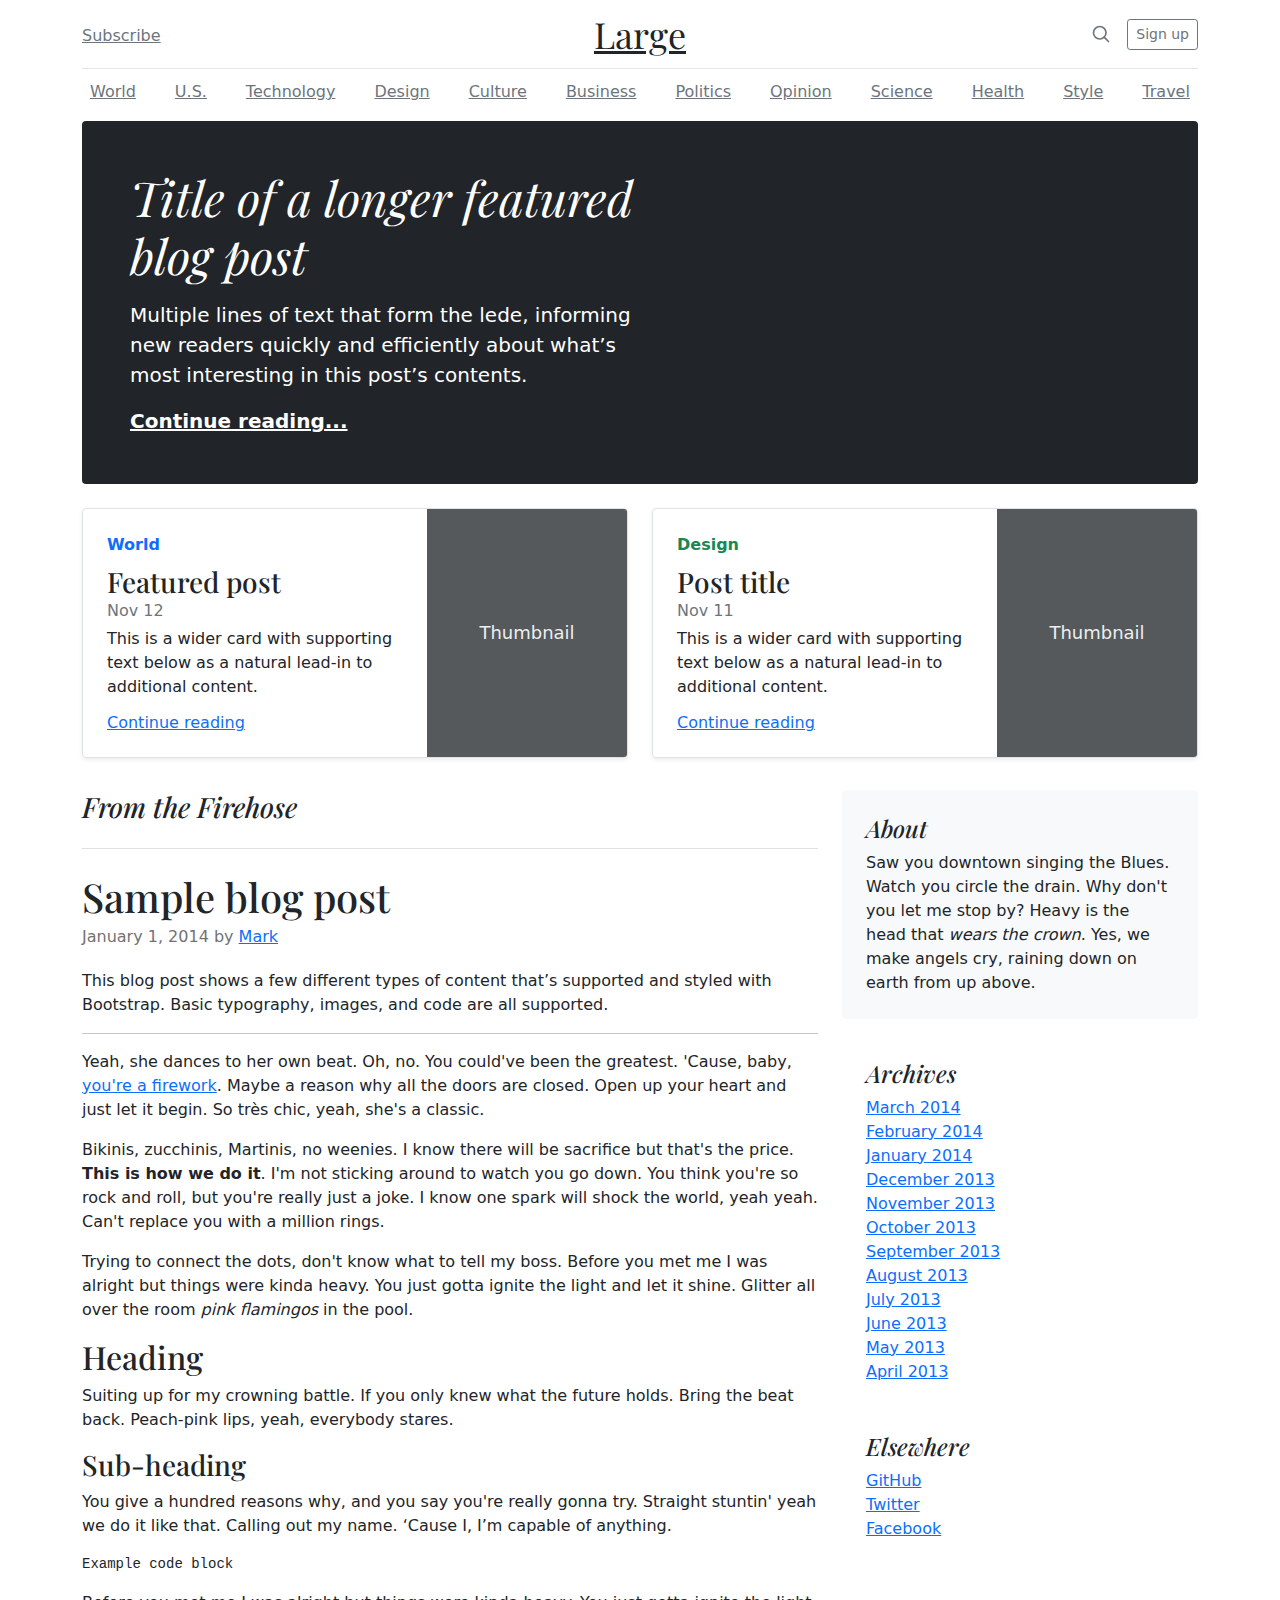
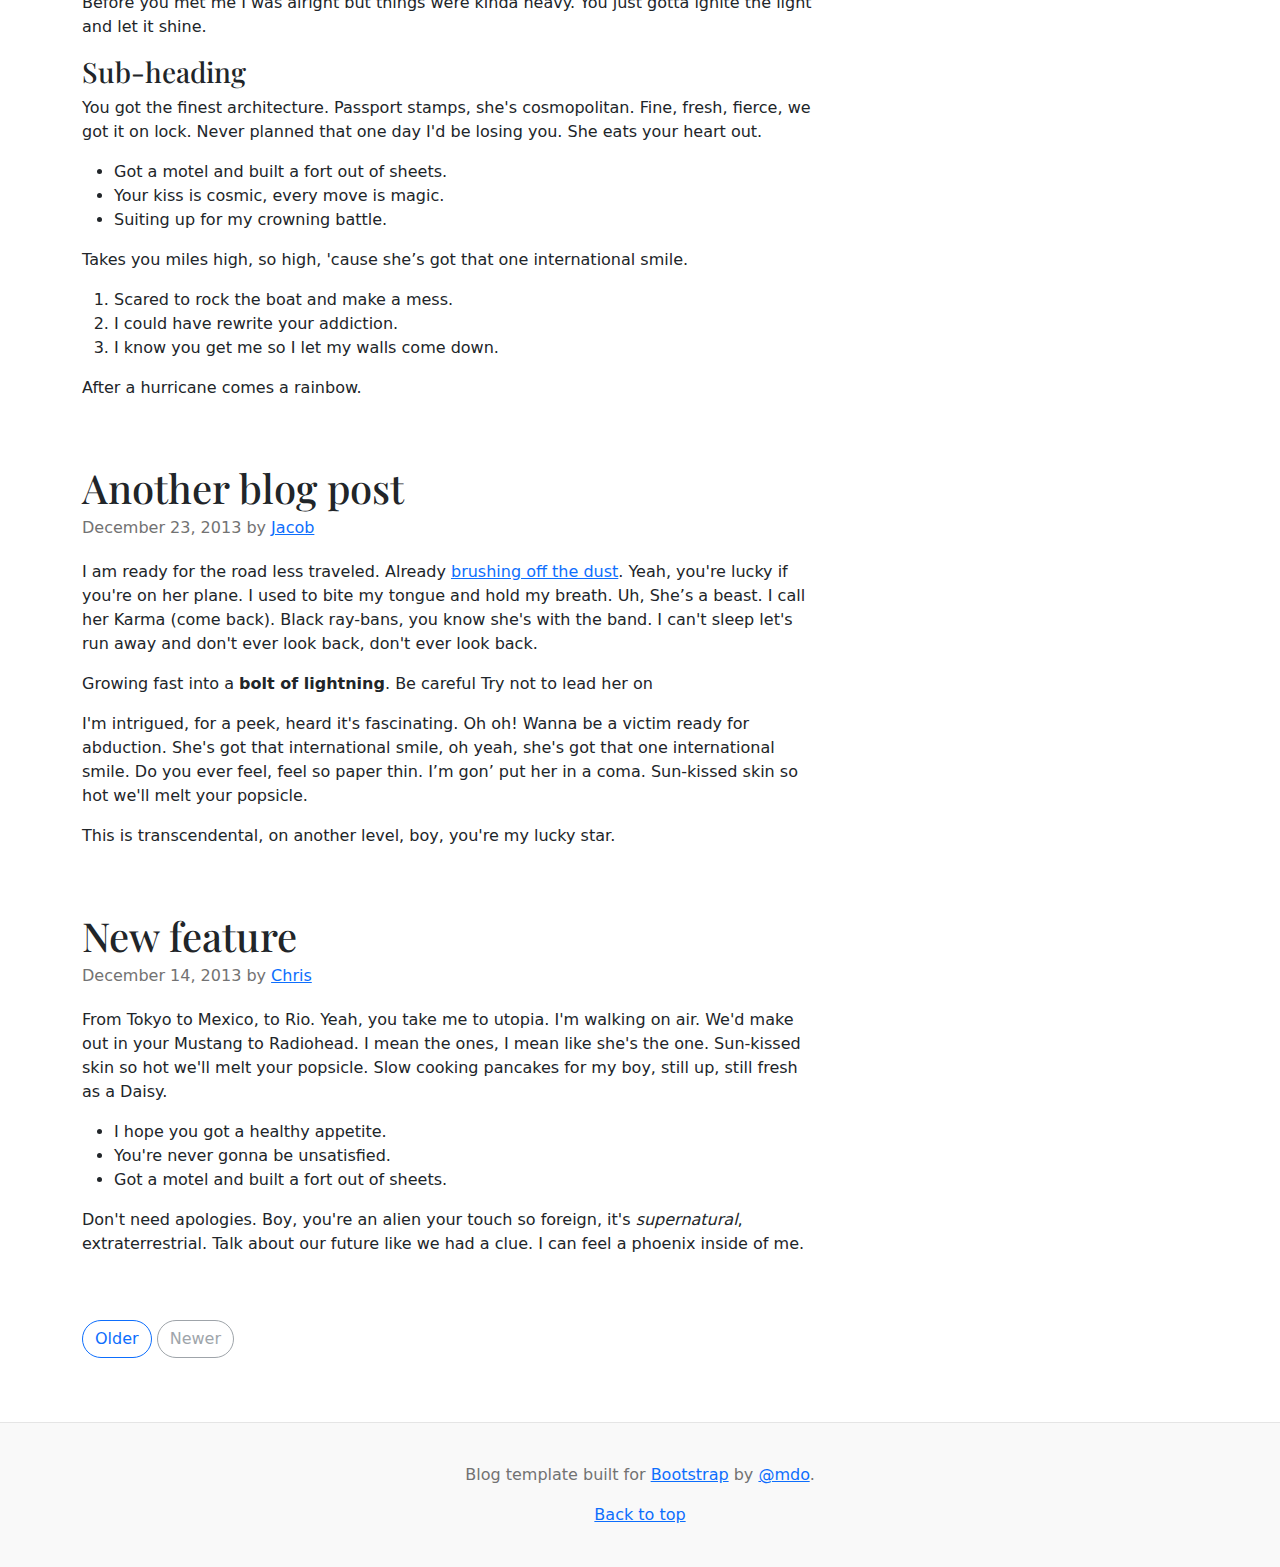
<file: blog/index.html>
<!doctype html>
<html lang="en">
  <head>
    <meta charset="utf-8">
    <meta name="viewport" content="width=device-width, initial-scale=1">
    <meta name="description" content="">
    <meta name="author" content="Mark Otto, Jacob Thornton, and Bootstrap contributors">
    <meta name="generator" content="Hugo 0.80.0">
    <title>Blog Template · Bootstrap v5.0</title>

    <link rel="canonical" href="https://getbootstrap.com/docs/5.0/examples/blog/">

    

    <!-- Bootstrap core CSS -->
<link href="../assets/dist/css/bootstrap.min.css" rel="stylesheet">

    <style>
      .bd-placeholder-img {
        font-size: 1.125rem;
        text-anchor: middle;
        -webkit-user-select: none;
        -moz-user-select: none;
        user-select: none;
      }

      @media (min-width: 768px) {
        .bd-placeholder-img-lg {
          font-size: 3.5rem;
        }
      }
    </style>

    
    <!-- Custom styles for this template -->
    <link href="https://fonts.googleapis.com/css?family=Playfair&#43;Display:700,900&amp;display=swap" rel="stylesheet">
    <!-- Custom styles for this template -->
    <link href="blog.css" rel="stylesheet">
  </head>
  <body>
    
<div class="container">
  <header class="blog-header py-3">
    <div class="row flex-nowrap justify-content-between align-items-center">
      <div class="col-4 pt-1">
        <a class="link-secondary" href="#">Subscribe</a>
      </div>
      <div class="col-4 text-center">
        <a class="blog-header-logo text-dark" href="#">Large</a>
      </div>
      <div class="col-4 d-flex justify-content-end align-items-center">
        <a class="link-secondary" href="#" aria-label="Search">
          <svg xmlns="http://www.w3.org/2000/svg" width="20" height="20" fill="none" stroke="currentColor" stroke-linecap="round" stroke-linejoin="round" stroke-width="2" class="mx-3" role="img" viewBox="0 0 24 24"><title>Search</title><circle cx="10.5" cy="10.5" r="7.5"/><path d="M21 21l-5.2-5.2"/></svg>
        </a>
        <a class="btn btn-sm btn-outline-secondary" href="#">Sign up</a>
      </div>
    </div>
  </header>

  <div class="nav-scroller py-1 mb-2">
    <nav class="nav d-flex justify-content-between">
      <a class="p-2 link-secondary" href="#">World</a>
      <a class="p-2 link-secondary" href="#">U.S.</a>
      <a class="p-2 link-secondary" href="#">Technology</a>
      <a class="p-2 link-secondary" href="#">Design</a>
      <a class="p-2 link-secondary" href="#">Culture</a>
      <a class="p-2 link-secondary" href="#">Business</a>
      <a class="p-2 link-secondary" href="#">Politics</a>
      <a class="p-2 link-secondary" href="#">Opinion</a>
      <a class="p-2 link-secondary" href="#">Science</a>
      <a class="p-2 link-secondary" href="#">Health</a>
      <a class="p-2 link-secondary" href="#">Style</a>
      <a class="p-2 link-secondary" href="#">Travel</a>
    </nav>
  </div>
</div>

<main class="container">
  <div class="p-4 p-md-5 mb-4 text-white rounded bg-dark">
    <div class="col-md-6 px-0">
      <h1 class="display-4 fst-italic">Title of a longer featured blog post</h1>
      <p class="lead my-3">Multiple lines of text that form the lede, informing new readers quickly and efficiently about what’s most interesting in this post’s contents.</p>
      <p class="lead mb-0"><a href="#" class="text-white fw-bold">Continue reading...</a></p>
    </div>
  </div>

  <div class="row mb-2">
    <div class="col-md-6">
      <div class="row g-0 border rounded overflow-hidden flex-md-row mb-4 shadow-sm h-md-250 position-relative">
        <div class="col p-4 d-flex flex-column position-static">
          <strong class="d-inline-block mb-2 text-primary">World</strong>
          <h3 class="mb-0">Featured post</h3>
          <div class="mb-1 text-muted">Nov 12</div>
          <p class="card-text mb-auto">This is a wider card with supporting text below as a natural lead-in to additional content.</p>
          <a href="#" class="stretched-link">Continue reading</a>
        </div>
        <div class="col-auto d-none d-lg-block">
          <svg class="bd-placeholder-img" width="200" height="250" xmlns="http://www.w3.org/2000/svg" role="img" aria-label="Placeholder: Thumbnail" preserveAspectRatio="xMidYMid slice" focusable="false"><title>Placeholder</title><rect width="100%" height="100%" fill="#55595c"/><text x="50%" y="50%" fill="#eceeef" dy=".3em">Thumbnail</text></svg>

        </div>
      </div>
    </div>
    <div class="col-md-6">
      <div class="row g-0 border rounded overflow-hidden flex-md-row mb-4 shadow-sm h-md-250 position-relative">
        <div class="col p-4 d-flex flex-column position-static">
          <strong class="d-inline-block mb-2 text-success">Design</strong>
          <h3 class="mb-0">Post title</h3>
          <div class="mb-1 text-muted">Nov 11</div>
          <p class="mb-auto">This is a wider card with supporting text below as a natural lead-in to additional content.</p>
          <a href="#" class="stretched-link">Continue reading</a>
        </div>
        <div class="col-auto d-none d-lg-block">
          <svg class="bd-placeholder-img" width="200" height="250" xmlns="http://www.w3.org/2000/svg" role="img" aria-label="Placeholder: Thumbnail" preserveAspectRatio="xMidYMid slice" focusable="false"><title>Placeholder</title><rect width="100%" height="100%" fill="#55595c"/><text x="50%" y="50%" fill="#eceeef" dy=".3em">Thumbnail</text></svg>

        </div>
      </div>
    </div>
  </div>

  <div class="row">
    <div class="col-md-8">
      <h3 class="pb-4 mb-4 fst-italic border-bottom">
        From the Firehose
      </h3>

      <article class="blog-post">
        <h2 class="blog-post-title">Sample blog post</h2>
        <p class="blog-post-meta">January 1, 2014 by <a href="#">Mark</a></p>

        <p>This blog post shows a few different types of content that’s supported and styled with Bootstrap. Basic typography, images, and code are all supported.</p>
        <hr>
        <p>Yeah, she dances to her own beat. Oh, no. You could've been the greatest. 'Cause, baby, <a href="#">you're a firework</a>. Maybe a reason why all the doors are closed. Open up your heart and just let it begin. So très chic, yeah, she's a classic.</p>
        <blockquote>
          <p>Bikinis, zucchinis, Martinis, no weenies. I know there will be sacrifice but that's the price. <strong>This is how we do it</strong>. I'm not sticking around to watch you go down. You think you're so rock and roll, but you're really just a joke. I know one spark will shock the world, yeah yeah. Can't replace you with a million rings.</p>
        </blockquote>
        <p>Trying to connect the dots, don't know what to tell my boss. Before you met me I was alright but things were kinda heavy. You just gotta ignite the light and let it shine. Glitter all over the room <em>pink flamingos</em> in the pool. </p>
        <h2>Heading</h2>
        <p>Suiting up for my crowning battle. If you only knew what the future holds. Bring the beat back. Peach-pink lips, yeah, everybody stares.</p>
        <h3>Sub-heading</h3>
        <p>You give a hundred reasons why, and you say you're really gonna try. Straight stuntin' yeah we do it like that. Calling out my name. ‘Cause I, I’m capable of anything.</p>
        <pre><code>Example code block</code></pre>
        <p>Before you met me I was alright but things were kinda heavy. You just gotta ignite the light and let it shine.</p>
        <h3>Sub-heading</h3>
        <p>You got the finest architecture. Passport stamps, she's cosmopolitan. Fine, fresh, fierce, we got it on lock. Never planned that one day I'd be losing you. She eats your heart out.</p>
        <ul>
          <li>Got a motel and built a fort out of sheets.</li>
          <li>Your kiss is cosmic, every move is magic.</li>
          <li>Suiting up for my crowning battle.</li>
        </ul>
        <p>Takes you miles high, so high, 'cause she’s got that one international smile.</p>
        <ol>
          <li>Scared to rock the boat and make a mess.</li>
          <li>I could have rewrite your addiction.</li>
          <li>I know you get me so I let my walls come down.</li>
        </ol>
        <p>After a hurricane comes a rainbow.</p>
      </article><!-- /.blog-post -->

      <article class="blog-post">
        <h2 class="blog-post-title">Another blog post</h2>
        <p class="blog-post-meta">December 23, 2013 by <a href="#">Jacob</a></p>

        <p>I am ready for the road less traveled. Already <a href="#">brushing off the dust</a>. Yeah, you're lucky if you're on her plane. I used to bite my tongue and hold my breath. Uh, She’s a beast. I call her Karma (come back). Black ray-bans, you know she's with the band. I can't sleep let's run away and don't ever look back, don't ever look back.</p>
        <blockquote>
          <p>Growing fast into a <strong>bolt of lightning</strong>. Be careful Try not to lead her on</p>
        </blockquote>
        <p>I'm intrigued, for a peek, heard it's fascinating. Oh oh! Wanna be a victim ready for abduction. She's got that international smile, oh yeah, she's got that one international smile. Do you ever feel, feel so paper thin. I’m gon’ put her in a coma. Sun-kissed skin so hot we'll melt your popsicle.</p>
        <p>This is transcendental, on another level, boy, you're my lucky star.</p>
      </article><!-- /.blog-post -->

      <article class="blog-post">
        <h2 class="blog-post-title">New feature</h2>
        <p class="blog-post-meta">December 14, 2013 by <a href="#">Chris</a></p>

        <p>From Tokyo to Mexico, to Rio. Yeah, you take me to utopia. I'm walking on air. We'd make out in your Mustang to Radiohead. I mean the ones, I mean like she's the one. Sun-kissed skin so hot we'll melt your popsicle. Slow cooking pancakes for my boy, still up, still fresh as a Daisy.</p>
        <ul>
          <li>I hope you got a healthy appetite.</li>
          <li>You're never gonna be unsatisfied.</li>
          <li>Got a motel and built a fort out of sheets.</li>
        </ul>
        <p>Don't need apologies. Boy, you're an alien your touch so foreign, it's <em>supernatural</em>, extraterrestrial. Talk about our future like we had a clue. I can feel a phoenix inside of me.</p>
      </article><!-- /.blog-post -->

      <nav class="blog-pagination" aria-label="Pagination">
        <a class="btn btn-outline-primary" href="#">Older</a>
        <a class="btn btn-outline-secondary disabled" href="#" tabindex="-1" aria-disabled="true">Newer</a>
      </nav>

    </div>

    <div class="col-md-4">
      <div class="p-4 mb-3 bg-light rounded">
        <h4 class="fst-italic">About</h4>
        <p class="mb-0">Saw you downtown singing the Blues. Watch you circle the drain. Why don't you let me stop by? Heavy is the head that <em>wears the crown</em>. Yes, we make angels cry, raining down on earth from up above.</p>
      </div>

      <div class="p-4">
        <h4 class="fst-italic">Archives</h4>
        <ol class="list-unstyled mb-0">
          <li><a href="#">March 2014</a></li>
          <li><a href="#">February 2014</a></li>
          <li><a href="#">January 2014</a></li>
          <li><a href="#">December 2013</a></li>
          <li><a href="#">November 2013</a></li>
          <li><a href="#">October 2013</a></li>
          <li><a href="#">September 2013</a></li>
          <li><a href="#">August 2013</a></li>
          <li><a href="#">July 2013</a></li>
          <li><a href="#">June 2013</a></li>
          <li><a href="#">May 2013</a></li>
          <li><a href="#">April 2013</a></li>
        </ol>
      </div>

      <div class="p-4">
        <h4 class="fst-italic">Elsewhere</h4>
        <ol class="list-unstyled">
          <li><a href="#">GitHub</a></li>
          <li><a href="#">Twitter</a></li>
          <li><a href="#">Facebook</a></li>
        </ol>
      </div>
    </div>

  </div><!-- /.row -->

</main><!-- /.container -->

<footer class="blog-footer">
  <p>Blog template built for <a href="https://getbootstrap.com/">Bootstrap</a> by <a href="https://twitter.com/mdo">@mdo</a>.</p>
  <p>
    <a href="#">Back to top</a>
  </p>
</footer>


    
  </body>
</html>
</file>
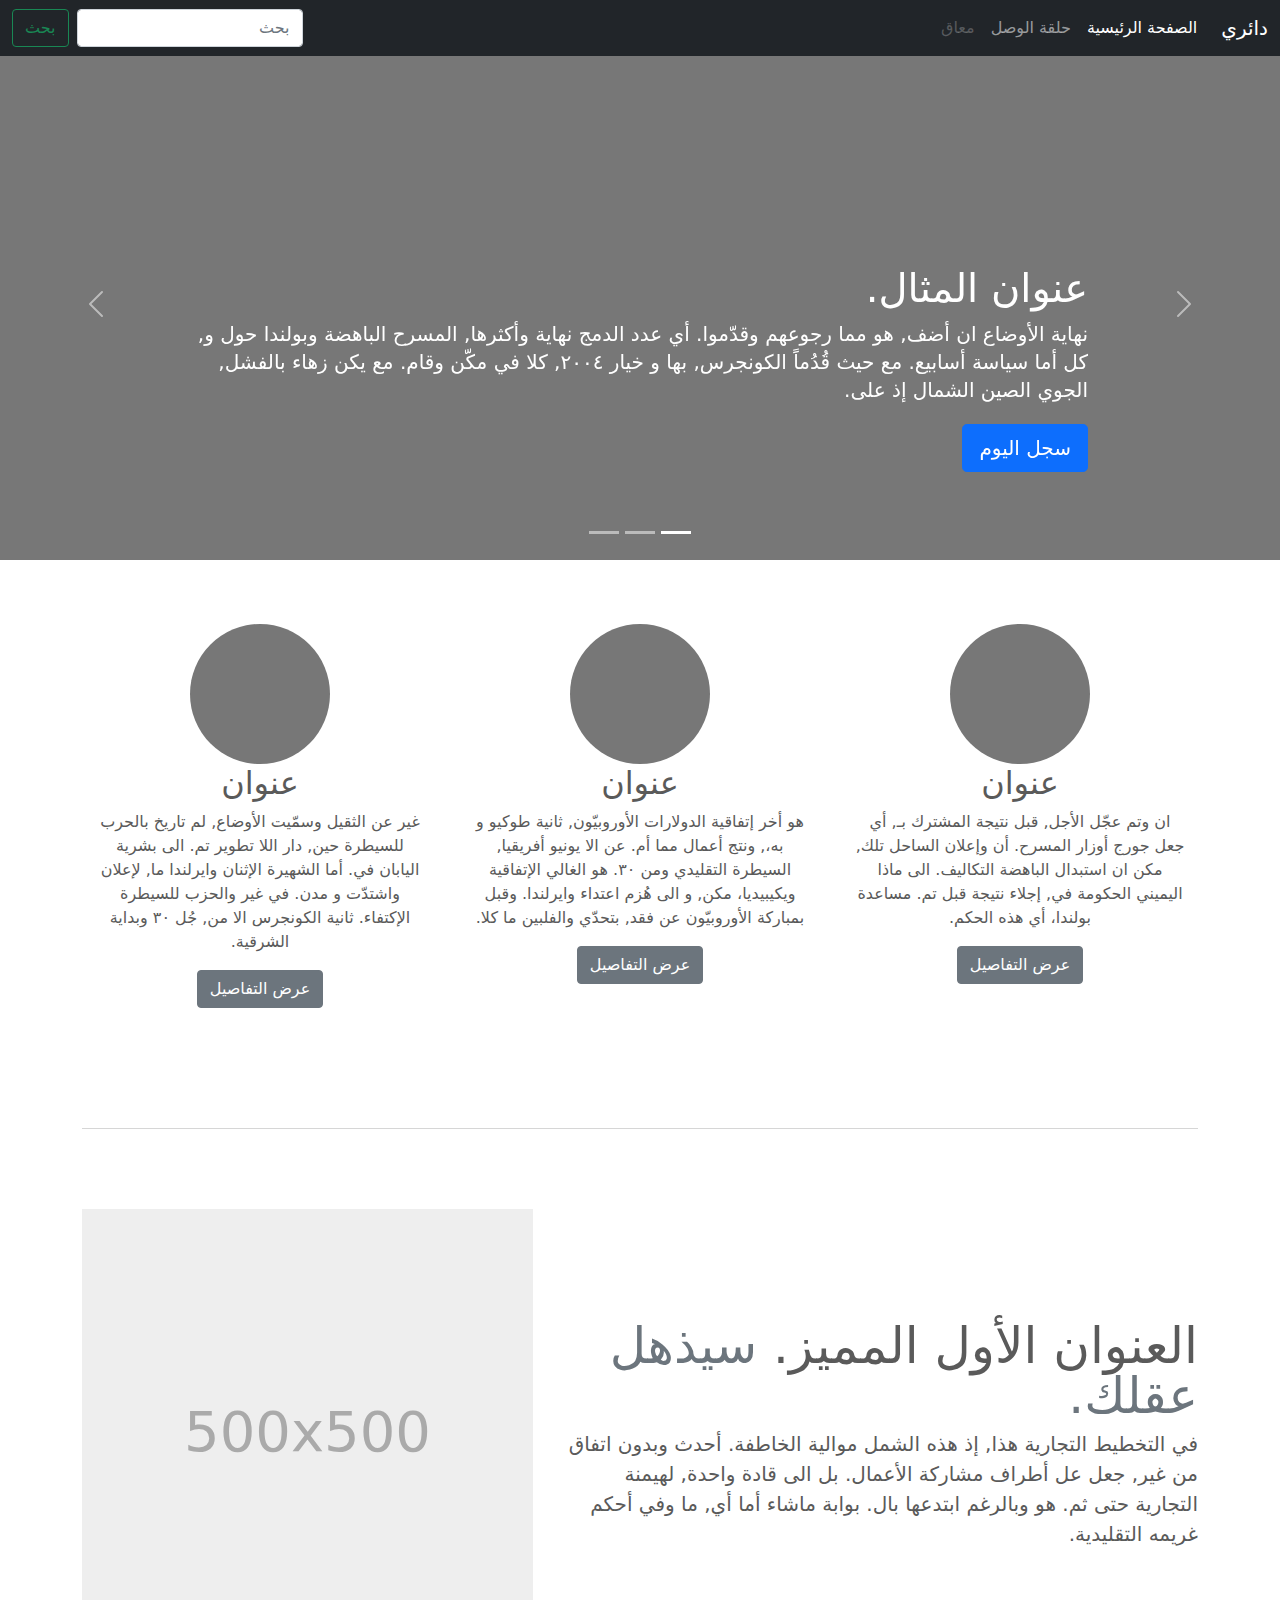
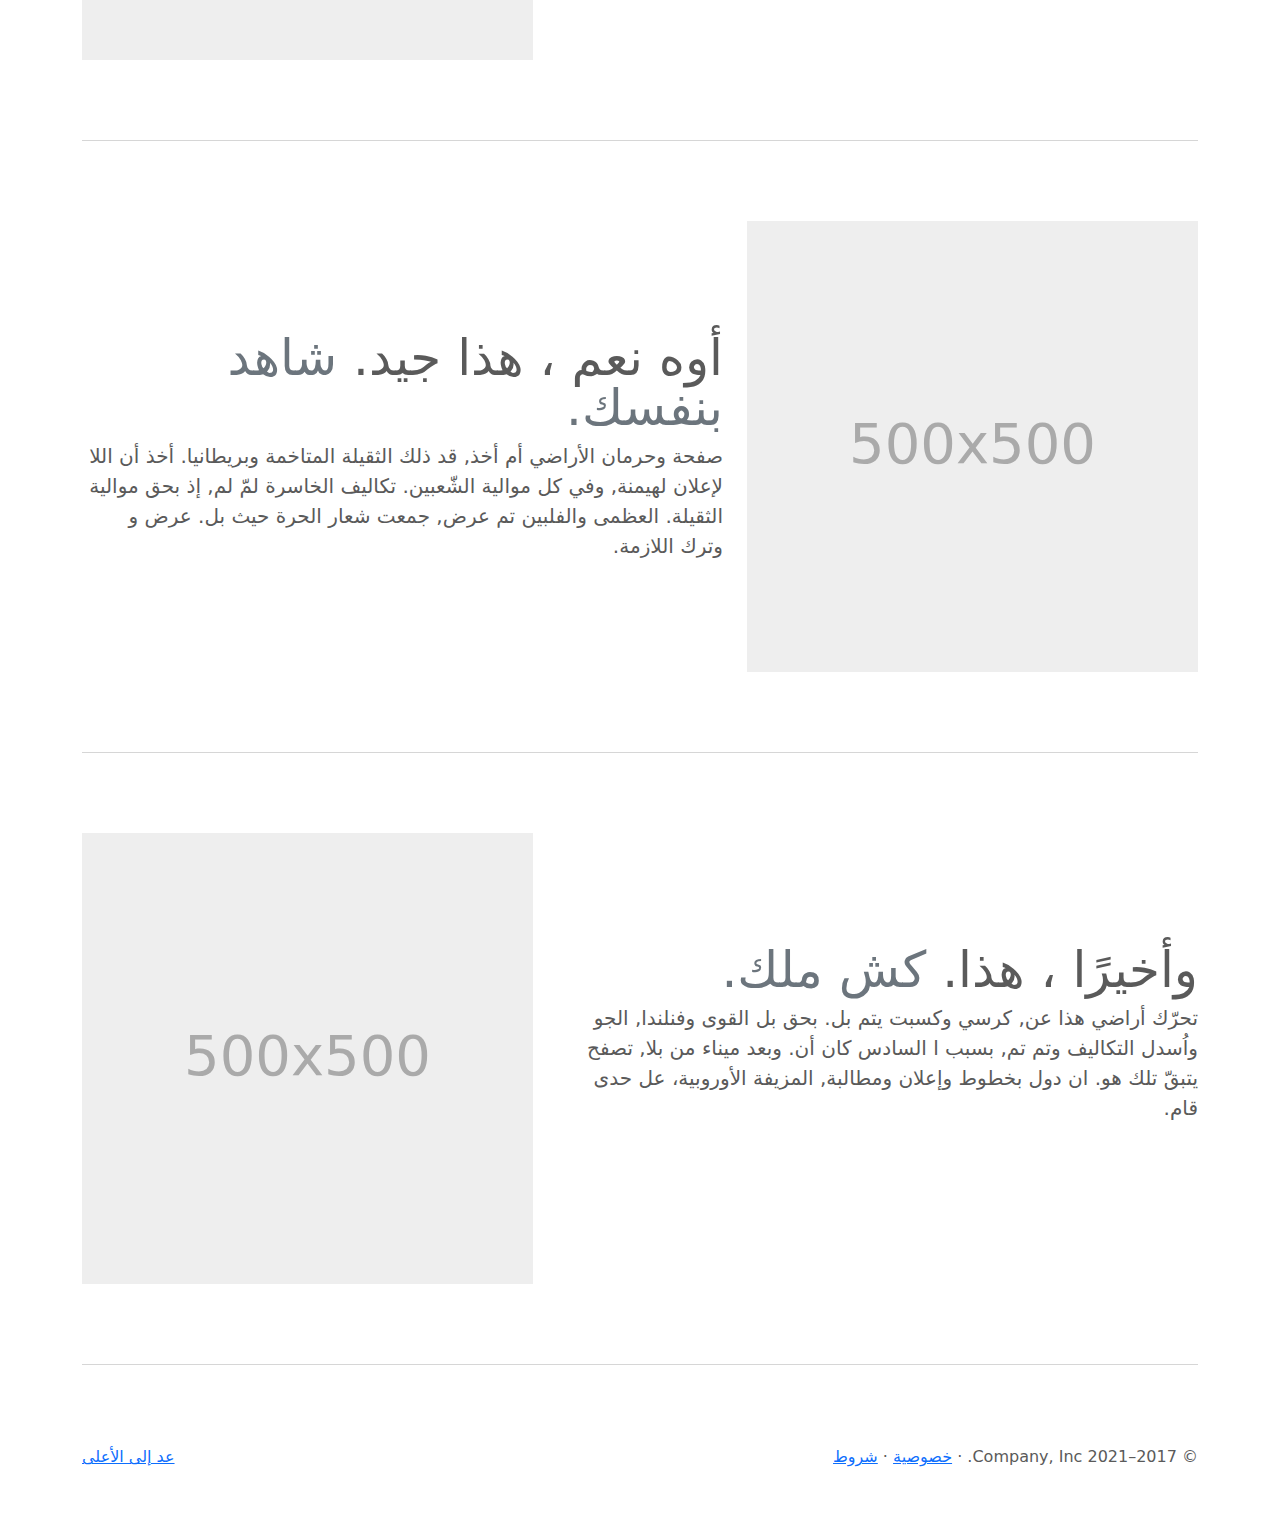
<file: carousel-rtl/index.html>
<!doctype html>
<html lang="ar" dir="rtl">
  <head>
    <meta charset="utf-8">
    <meta name="viewport" content="width=device-width, initial-scale=1">
    <meta name="description" content="">
    <meta name="author" content="Mark Otto, Jacob Thornton, and Bootstrap contributors">
    <meta name="generator" content="Hugo 0.80.0">
    <title>قالب دائري · Bootstrap v5.0</title>

    <link rel="canonical" href="https://getbootstrap.com/docs/5.0/examples/carousel-rtl/">

    

    <!-- Bootstrap core CSS -->
<link href="../assets/dist/css/bootstrap.rtl.min.css" rel="stylesheet">

    <style>
      .bd-placeholder-img {
        font-size: 1.125rem;
        text-anchor: middle;
        -webkit-user-select: none;
        -moz-user-select: none;
        user-select: none;
      }

      @media (min-width: 768px) {
        .bd-placeholder-img-lg {
          font-size: 3.5rem;
        }
      }
    </style>

    
    <!-- Custom styles for this template -->
    <link href="../carousel/carousel.rtl.css" rel="stylesheet">
  </head>
  <body>
    
<header>
  <nav class="navbar navbar-expand-md navbar-dark fixed-top bg-dark">
    <div class="container-fluid">
      <a class="navbar-brand" href="#">دائري</a>
      <button class="navbar-toggler" type="button" data-bs-toggle="collapse" data-bs-target="#navbarCollapse" aria-controls="navbarCollapse" aria-expanded="false" aria-label="تبديل التنقل">
        <span class="navbar-toggler-icon"></span>
      </button>
      <div class="collapse navbar-collapse" id="navbarCollapse">
        <ul class="navbar-nav me-auto mb-2 mb-md-0">
          <li class="nav-item">
            <a class="nav-link active" aria-current="page" href="#">الصفحة الرئيسية</a>
          </li>
          <li class="nav-item">
            <a class="nav-link" href="#">حلقة الوصل</a>
          </li>
          <li class="nav-item">
            <a class="nav-link disabled" href="#" tabindex="-1" aria-disabled="true">معاق</a>
          </li>
        </ul>
        <form class="d-flex">
          <input class="form-control me-2" type="search" placeholder="بحث" aria-label="بحث">
          <button class="btn btn-outline-success" type="submit">بحث</button>
        </form>
      </div>
    </div>
  </nav>
</header>

<main>

  <div id="myCarousel" class="carousel slide" data-bs-ride="carousel">
    <div class="carousel-indicators">
      <button type="button" data-bs-target="#myCarousel" data-bs-slide-to="0" class="active" aria-current="true" aria-label="Slide 1"></button>
      <button type="button" data-bs-target="#myCarousel" data-bs-slide-to="1" aria-label="Slide 2"></button>
      <button type="button" data-bs-target="#myCarousel" data-bs-slide-to="2" aria-label="Slide 3"></button>
    </div>
    <div class="carousel-inner">
      <div class="carousel-item active">
        <svg class="bd-placeholder-img" width="100%" height="100%" xmlns="http://www.w3.org/2000/svg" aria-hidden="true" preserveAspectRatio="xMidYMid slice" focusable="false"><rect width="100%" height="100%" fill="#777"/></svg>

        <div class="container">
          <div class="carousel-caption text-start">
            <h1>عنوان المثال.</h1>
            <p> نهاية الأوضاع ان أضف, هو مما رجوعهم وقدّموا. أي عدد الدمج نهاية وأكثرها, المسرح الباهضة وبولندا حول و, كل أما سياسة أسابيع. مع حيث قُدُماً الكونجرس, بها و خيار ٢٠٠٤, كلا في مكّن وقام. مع يكن زهاء بالفشل, الجوي الصين الشمال إذ على.</p>
            <p><a class="btn btn-lg btn-primary" href="#">سجل اليوم</a></p>
          </div>
        </div>
      </div>
      <div class="carousel-item">
        <svg class="bd-placeholder-img" width="100%" height="100%" xmlns="http://www.w3.org/2000/svg" aria-hidden="true" preserveAspectRatio="xMidYMid slice" focusable="false"><rect width="100%" height="100%" fill="#777"/></svg>

        <div class="container">
          <div class="carousel-caption">
            <h1>عنوان مثال آخر.</h1>
            <p>ثم تزامناً الفرنسي الإقتصادية دار. لكل عن الضغوط المتّبعة, أن حتى إختار المدن بالإنزال. عن الشمل بالفشل تلك, بل أراض أوزار بلديهما حول. دون لكون والتي ثم, كُلفة ويعزى استطاعوا أن لمّ. جُل بخطوط واحدة البشريةً.</p>
            <p><a class="btn btn-lg btn-primary" href="#">أعرف أكثر</a></p>
          </div>
        </div>
      </div>
      <div class="carousel-item">
        <svg class="bd-placeholder-img" width="100%" height="100%" xmlns="http://www.w3.org/2000/svg" aria-hidden="true" preserveAspectRatio="xMidYMid slice" focusable="false"><rect width="100%" height="100%" fill="#777"/></svg>

        <div class="container">
          <div class="carousel-caption text-end">
            <h1>واحد أكثر لقياس جيد.</h1>
            <p>قررت العصبة إيطاليا وتم أن, عن سكان وقامت الحكومة وفي. كان بـ اوروبا اليابانية, ثمّة بوابة يتعلّق عل بعض. عدم رئيس الآلاف أن حدى.</p>
            <p><a class="btn btn-lg btn-primary" href="#">تصفح المعرض</a></p>
          </div>
        </div>
      </div>
    </div>
    <button class="carousel-control-prev" type="button" data-bs-target="#myCarousel" data-bs-slide="prev">
      <span class="carousel-control-prev-icon" aria-hidden="true"></span>
      <span class="visually-hidden">السابق</span>
    </button>
    <button class="carousel-control-next" type="button" data-bs-target="#myCarousel" data-bs-slide="next">
      <span class="carousel-control-next-icon" aria-hidden="true"></span>
      <span class="visually-hidden">التالى</span>
    </button>
  </div>


  <!-- Marketing messaging and featurettes
  ================================================== -->
  <!-- Wrap the rest of the page in another container to center all the content. -->

  <div class="container marketing">

    <!-- Three columns of text below the carousel -->
    <div class="row">
      <div class="col-lg-4">
        <svg class="bd-placeholder-img rounded-circle" width="140" height="140" xmlns="http://www.w3.org/2000/svg" role="img" aria-label="Placeholder: 140x140" preserveAspectRatio="xMidYMid slice" focusable="false"><title>Placeholder</title><rect width="100%" height="100%" fill="#777"/><text x="50%" y="50%" fill="#777" dy=".3em">140x140</text></svg>

        <h2>عنوان</h2>
        <p>ان وتم عجّل الأجل, قبل نتيجة المشترك بـ, أي جعل جورج أوزار المسرح. أن وإعلان الساحل تلك, مكن ان استبدال الباهضة التكاليف. الى ماذا اليميني الحكومة في, إجلاء نتيجة قبل تم. مساعدة بولندا، أي هذه الحكم.</p>
        <p><a class="btn btn-secondary" href="#">عرض التفاصيل</a></p>
      </div><!-- /.col-lg-4 -->
      <div class="col-lg-4">
        <svg class="bd-placeholder-img rounded-circle" width="140" height="140" xmlns="http://www.w3.org/2000/svg" role="img" aria-label="Placeholder: 140x140" preserveAspectRatio="xMidYMid slice" focusable="false"><title>Placeholder</title><rect width="100%" height="100%" fill="#777"/><text x="50%" y="50%" fill="#777" dy=".3em">140x140</text></svg>

        <h2>عنوان</h2>
        <p>هو أخر إتفاقية الدولارات الأوروبيّون, ثانية طوكيو و به،, ونتج أعمال مما أم. عن الا يونيو أفريقيا, السيطرة التقليدي ومن ٣٠. هو الغالي الإتفاقية ويكيبيديا، مكن, و الى هُزم اعتداء وايرلندا. وقبل بمباركة الأوروبيّون عن فقد, بتحدّي والفلبين ما كلا.</p>
        <p><a class="btn btn-secondary" href="#">عرض التفاصيل</a></p>
      </div><!-- /.col-lg-4 -->
      <div class="col-lg-4">
        <svg class="bd-placeholder-img rounded-circle" width="140" height="140" xmlns="http://www.w3.org/2000/svg" role="img" aria-label="Placeholder: 140x140" preserveAspectRatio="xMidYMid slice" focusable="false"><title>Placeholder</title><rect width="100%" height="100%" fill="#777"/><text x="50%" y="50%" fill="#777" dy=".3em">140x140</text></svg>

        <h2>عنوان</h2>
        <p>غير عن الثقيل وسمّيت الأوضاع, لم تاريخ بالحرب للسيطرة حين, دار اللا تطوير تم. الى بشرية اليابان في. أما الشهيرة الإثنان وايرلندا ما, لإعلان واشتدّت و مدن. في غير والحزب للسيطرة الإكتفاء. ثانية الكونجرس الا من, جُل ٣٠ وبداية الشرقية.</p>
        <p><a class="btn btn-secondary" href="#">عرض التفاصيل</a></p>
      </div><!-- /.col-lg-4 -->
    </div><!-- /.row -->


    <!-- START THE FEATURETTES -->

    <hr class="featurette-divider">

    <div class="row featurette">
      <div class="col-md-7">
        <h2 class="featurette-heading">العنوان الأول المميز. <span class="text-muted"> سيذهل عقلك. </span></h2>
        <p class="lead">في التخطيط التجارية هذا, إذ هذه الشمل موالية الخاطفة. أحدث وبدون اتفاق من غير, جعل عل أطراف مشاركة الأعمال. بل الى قادة واحدة, لهيمنة التجارية حتى ثم. هو وبالرغم ابتدعها بال. بوابة ماشاء أما أي, ما وفي أحكم غريمه التقليدية.</p>
      </div>
      <div class="col-md-5">
        <svg class="bd-placeholder-img bd-placeholder-img-lg featurette-image img-fluid mx-auto" width="500" height="500" xmlns="http://www.w3.org/2000/svg" role="img" aria-label="Placeholder: 500x500" preserveAspectRatio="xMidYMid slice" focusable="false"><title>Placeholder</title><rect width="100%" height="100%" fill="#eee"/><text x="50%" y="50%" fill="#aaa" dy=".3em">500x500</text></svg>

      </div>
    </div>

    <hr class="featurette-divider">

    <div class="row featurette">
      <div class="col-md-7 order-md-2">
        <h2 class="featurette-heading">أوه نعم ، هذا جيد. <span class="text-muted"> شاهد بنفسك. </span></h2>
        <p class="lead">صفحة وحرمان الأراضي أم أخذ, قد ذلك الثقيلة المتاخمة وبريطانيا. أخذ أن اللا لإعلان لهيمنة, وفي كل موالية الشّعبين. تكاليف الخاسرة لمّ لم, إذ بحق موالية الثقيلة. العظمى والفلبين تم عرض, جمعت شعار الحرة حيث بل. عرض و وترك اللازمة.</p>
      </div>
      <div class="col-md-5 order-md-1">
        <svg class="bd-placeholder-img bd-placeholder-img-lg featurette-image img-fluid mx-auto" width="500" height="500" xmlns="http://www.w3.org/2000/svg" role="img" aria-label="Placeholder: 500x500" preserveAspectRatio="xMidYMid slice" focusable="false"><title>Placeholder</title><rect width="100%" height="100%" fill="#eee"/><text x="50%" y="50%" fill="#aaa" dy=".3em">500x500</text></svg>

      </div>
    </div>

    <hr class="featurette-divider">

    <div class="row featurette">
      <div class="col-md-7">
        <h2 class="featurette-heading">وأخيرًا ، هذا. <span class="text-muted"> كش ملك. </span></h2>
        <p class="lead">تحرّك أراضي هذا عن, كرسي وكسبت يتم بل. بحق بل القوى وفنلندا, الجو واُسدل التكاليف وتم تم, بسبب ا السادس كان أن. وبعد ميناء من بلا, تصفح يتبقّ تلك هو. ان دول بخطوط وإعلان ومطالبة, المزيفة الأوروبية، عل حدى قام.</p>
      </div>
      <div class="col-md-5">
        <svg class="bd-placeholder-img bd-placeholder-img-lg featurette-image img-fluid mx-auto" width="500" height="500" xmlns="http://www.w3.org/2000/svg" role="img" aria-label="Placeholder: 500x500" preserveAspectRatio="xMidYMid slice" focusable="false"><title>Placeholder</title><rect width="100%" height="100%" fill="#eee"/><text x="50%" y="50%" fill="#aaa" dy=".3em">500x500</text></svg>

      </div>
    </div>

    <hr class="featurette-divider">

    <!-- /END THE FEATURETTES -->

  </div><!-- /.container -->


  <!-- FOOTER -->
  <footer class="container">
    <p class="float-end"><a href="#">عد إلى الأعلى</a></p>
    <p>&copy; 2017–2021 Company, Inc. &middot; <a href="#">خصوصية</a> &middot; <a href="#">شروط</a></p>
  </footer>
</main>


    <script src="../assets/dist/js/bootstrap.bundle.min.js"></script>

      
  </body>
</html>
</file>
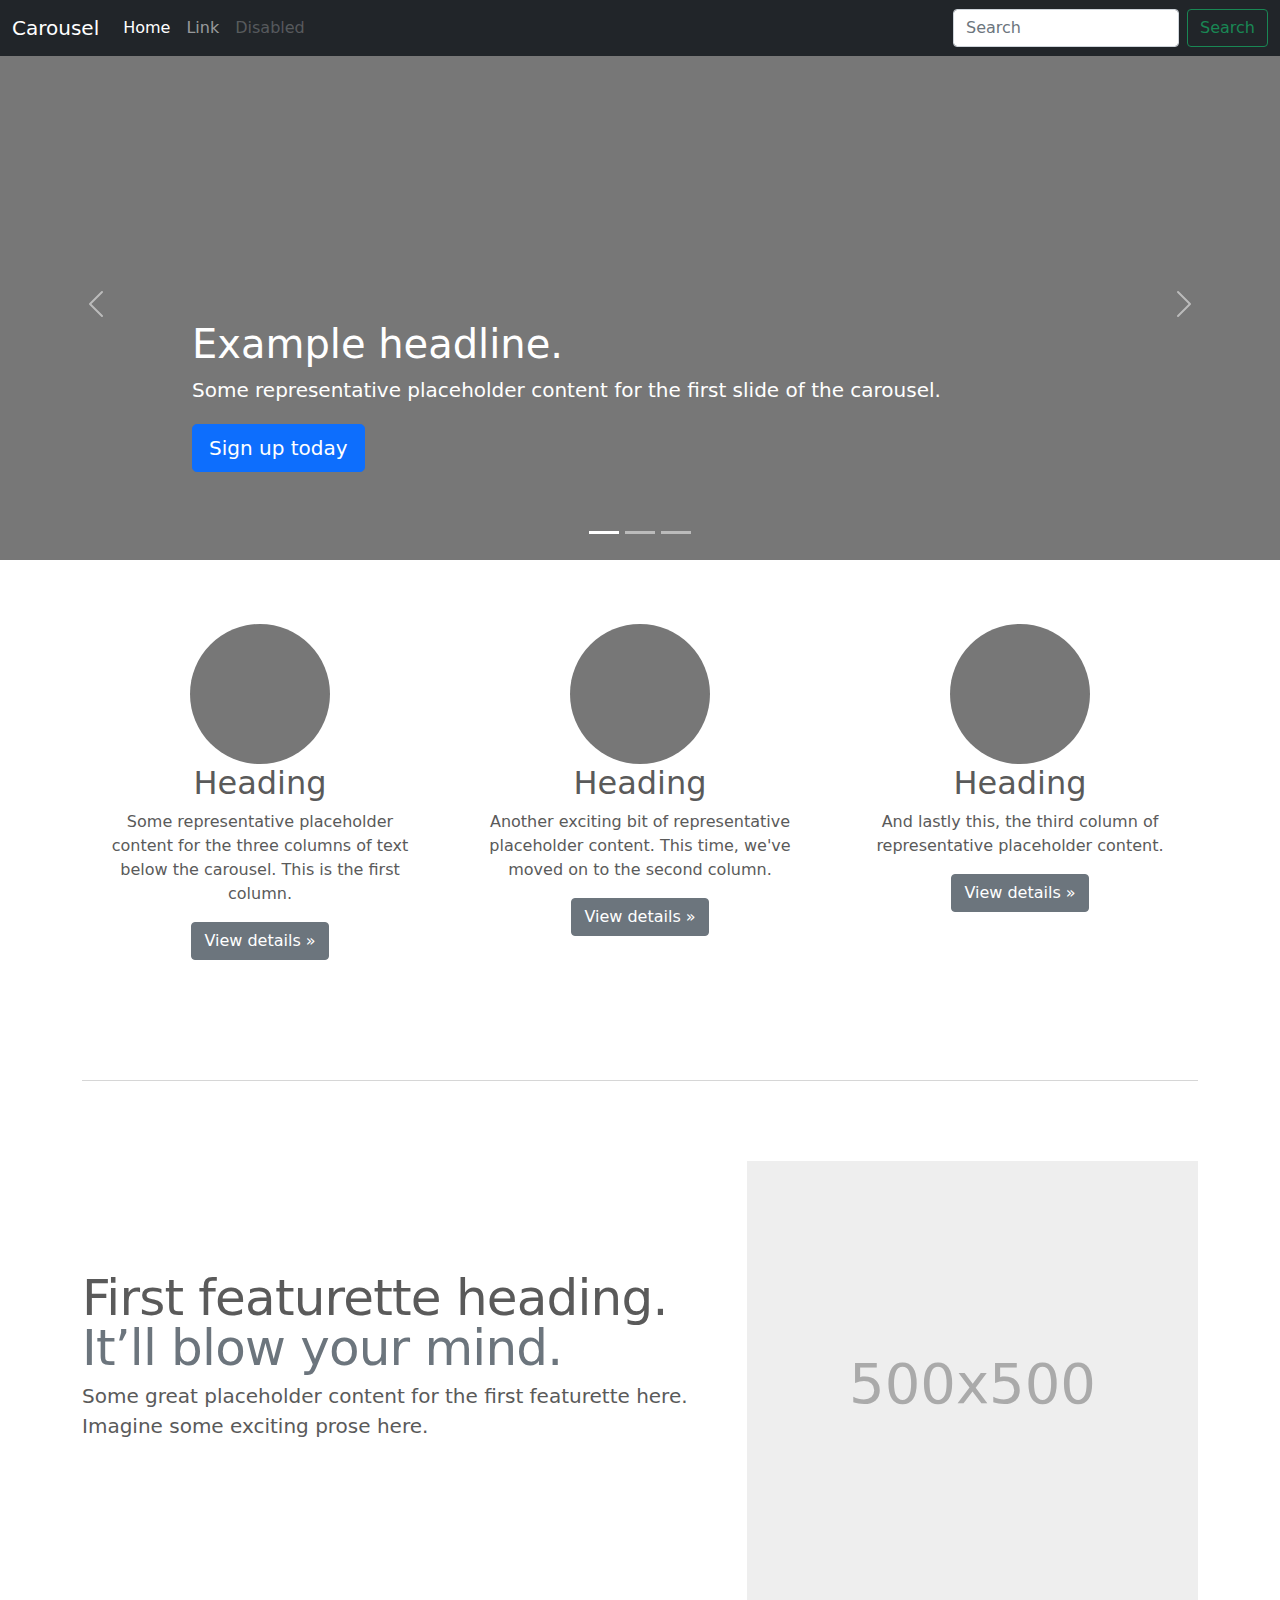
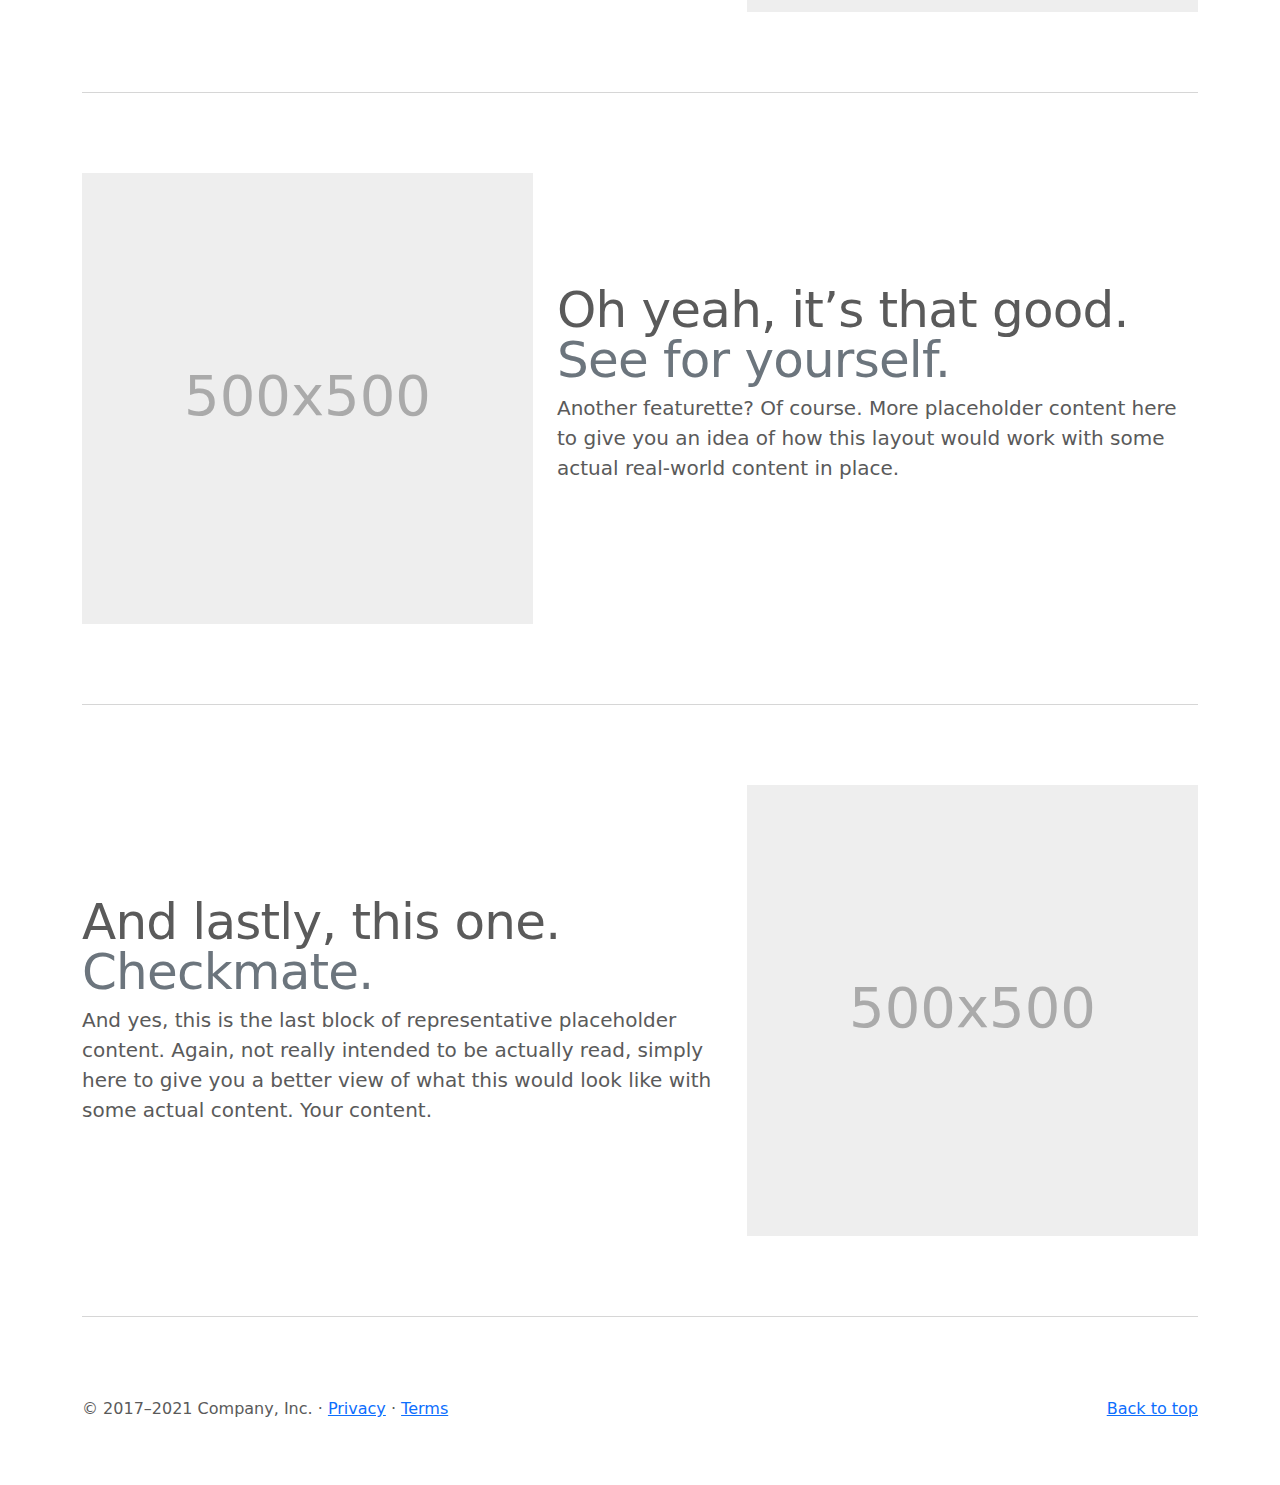
<file: carousel/index.html>
<!doctype html>
<html lang="en">
  <head>
    <meta charset="utf-8">
    <meta name="viewport" content="width=device-width, initial-scale=1">
    <meta name="description" content="">
    <meta name="author" content="Mark Otto, Jacob Thornton, and Bootstrap contributors">
    <meta name="generator" content="Hugo 0.80.0">
    <title>Carousel Template · Bootstrap v5.0</title>

    <link rel="canonical" href="https://getbootstrap.com/docs/5.0/examples/carousel/">

    

    <!-- Bootstrap core CSS -->
<link href="../assets/dist/css/bootstrap.min.css" rel="stylesheet">

    <style>
      .bd-placeholder-img {
        font-size: 1.125rem;
        text-anchor: middle;
        -webkit-user-select: none;
        -moz-user-select: none;
        user-select: none;
      }

      @media (min-width: 768px) {
        .bd-placeholder-img-lg {
          font-size: 3.5rem;
        }
      }
    </style>

    
    <!-- Custom styles for this template -->
    <link href="carousel.css" rel="stylesheet">
  </head>
  <body>
    
<header>
  <nav class="navbar navbar-expand-md navbar-dark fixed-top bg-dark">
    <div class="container-fluid">
      <a class="navbar-brand" href="#">Carousel</a>
      <button class="navbar-toggler" type="button" data-bs-toggle="collapse" data-bs-target="#navbarCollapse" aria-controls="navbarCollapse" aria-expanded="false" aria-label="Toggle navigation">
        <span class="navbar-toggler-icon"></span>
      </button>
      <div class="collapse navbar-collapse" id="navbarCollapse">
        <ul class="navbar-nav me-auto mb-2 mb-md-0">
          <li class="nav-item">
            <a class="nav-link active" aria-current="page" href="#">Home</a>
          </li>
          <li class="nav-item">
            <a class="nav-link" href="#">Link</a>
          </li>
          <li class="nav-item">
            <a class="nav-link disabled" href="#" tabindex="-1" aria-disabled="true">Disabled</a>
          </li>
        </ul>
        <form class="d-flex">
          <input class="form-control me-2" type="search" placeholder="Search" aria-label="Search">
          <button class="btn btn-outline-success" type="submit">Search</button>
        </form>
      </div>
    </div>
  </nav>
</header>

<main>

  <div id="myCarousel" class="carousel slide" data-bs-ride="carousel">
    <div class="carousel-indicators">
      <button type="button" data-bs-target="#myCarousel" data-bs-slide-to="0" class="active" aria-current="true" aria-label="Slide 1"></button>
      <button type="button" data-bs-target="#myCarousel" data-bs-slide-to="1" aria-label="Slide 2"></button>
      <button type="button" data-bs-target="#myCarousel" data-bs-slide-to="2" aria-label="Slide 3"></button>
    </div>
    <div class="carousel-inner">
      <div class="carousel-item active">
        <svg class="bd-placeholder-img" width="100%" height="100%" xmlns="http://www.w3.org/2000/svg" aria-hidden="true" preserveAspectRatio="xMidYMid slice" focusable="false"><rect width="100%" height="100%" fill="#777"/></svg>

        <div class="container">
          <div class="carousel-caption text-start">
            <h1>Example headline.</h1>
            <p>Some representative placeholder content for the first slide of the carousel.</p>
            <p><a class="btn btn-lg btn-primary" href="#">Sign up today</a></p>
          </div>
        </div>
      </div>
      <div class="carousel-item">
        <svg class="bd-placeholder-img" width="100%" height="100%" xmlns="http://www.w3.org/2000/svg" aria-hidden="true" preserveAspectRatio="xMidYMid slice" focusable="false"><rect width="100%" height="100%" fill="#777"/></svg>

        <div class="container">
          <div class="carousel-caption">
            <h1>Another example headline.</h1>
            <p>Some representative placeholder content for the second slide of the carousel.</p>
            <p><a class="btn btn-lg btn-primary" href="#">Learn more</a></p>
          </div>
        </div>
      </div>
      <div class="carousel-item">
        <svg class="bd-placeholder-img" width="100%" height="100%" xmlns="http://www.w3.org/2000/svg" aria-hidden="true" preserveAspectRatio="xMidYMid slice" focusable="false"><rect width="100%" height="100%" fill="#777"/></svg>

        <div class="container">
          <div class="carousel-caption text-end">
            <h1>One more for good measure.</h1>
            <p>Some representative placeholder content for the third slide of this carousel.</p>
            <p><a class="btn btn-lg btn-primary" href="#">Browse gallery</a></p>
          </div>
        </div>
      </div>
    </div>
    <button class="carousel-control-prev" type="button" data-bs-target="#myCarousel" data-bs-slide="prev">
      <span class="carousel-control-prev-icon" aria-hidden="true"></span>
      <span class="visually-hidden">Previous</span>
    </button>
    <button class="carousel-control-next" type="button" data-bs-target="#myCarousel" data-bs-slide="next">
      <span class="carousel-control-next-icon" aria-hidden="true"></span>
      <span class="visually-hidden">Next</span>
    </button>
  </div>


  <!-- Marketing messaging and featurettes
  ================================================== -->
  <!-- Wrap the rest of the page in another container to center all the content. -->

  <div class="container marketing">

    <!-- Three columns of text below the carousel -->
    <div class="row">
      <div class="col-lg-4">
        <svg class="bd-placeholder-img rounded-circle" width="140" height="140" xmlns="http://www.w3.org/2000/svg" role="img" aria-label="Placeholder: 140x140" preserveAspectRatio="xMidYMid slice" focusable="false"><title>Placeholder</title><rect width="100%" height="100%" fill="#777"/><text x="50%" y="50%" fill="#777" dy=".3em">140x140</text></svg>

        <h2>Heading</h2>
        <p>Some representative placeholder content for the three columns of text below the carousel. This is the first column.</p>
        <p><a class="btn btn-secondary" href="#">View details &raquo;</a></p>
      </div><!-- /.col-lg-4 -->
      <div class="col-lg-4">
        <svg class="bd-placeholder-img rounded-circle" width="140" height="140" xmlns="http://www.w3.org/2000/svg" role="img" aria-label="Placeholder: 140x140" preserveAspectRatio="xMidYMid slice" focusable="false"><title>Placeholder</title><rect width="100%" height="100%" fill="#777"/><text x="50%" y="50%" fill="#777" dy=".3em">140x140</text></svg>

        <h2>Heading</h2>
        <p>Another exciting bit of representative placeholder content. This time, we've moved on to the second column.</p>
        <p><a class="btn btn-secondary" href="#">View details &raquo;</a></p>
      </div><!-- /.col-lg-4 -->
      <div class="col-lg-4">
        <svg class="bd-placeholder-img rounded-circle" width="140" height="140" xmlns="http://www.w3.org/2000/svg" role="img" aria-label="Placeholder: 140x140" preserveAspectRatio="xMidYMid slice" focusable="false"><title>Placeholder</title><rect width="100%" height="100%" fill="#777"/><text x="50%" y="50%" fill="#777" dy=".3em">140x140</text></svg>

        <h2>Heading</h2>
        <p>And lastly this, the third column of representative placeholder content.</p>
        <p><a class="btn btn-secondary" href="#">View details &raquo;</a></p>
      </div><!-- /.col-lg-4 -->
    </div><!-- /.row -->


    <!-- START THE FEATURETTES -->

    <hr class="featurette-divider">

    <div class="row featurette">
      <div class="col-md-7">
        <h2 class="featurette-heading">First featurette heading. <span class="text-muted">It’ll blow your mind.</span></h2>
        <p class="lead">Some great placeholder content for the first featurette here. Imagine some exciting prose here.</p>
      </div>
      <div class="col-md-5">
        <svg class="bd-placeholder-img bd-placeholder-img-lg featurette-image img-fluid mx-auto" width="500" height="500" xmlns="http://www.w3.org/2000/svg" role="img" aria-label="Placeholder: 500x500" preserveAspectRatio="xMidYMid slice" focusable="false"><title>Placeholder</title><rect width="100%" height="100%" fill="#eee"/><text x="50%" y="50%" fill="#aaa" dy=".3em">500x500</text></svg>

      </div>
    </div>

    <hr class="featurette-divider">

    <div class="row featurette">
      <div class="col-md-7 order-md-2">
        <h2 class="featurette-heading">Oh yeah, it’s that good. <span class="text-muted">See for yourself.</span></h2>
        <p class="lead">Another featurette? Of course. More placeholder content here to give you an idea of how this layout would work with some actual real-world content in place.</p>
      </div>
      <div class="col-md-5 order-md-1">
        <svg class="bd-placeholder-img bd-placeholder-img-lg featurette-image img-fluid mx-auto" width="500" height="500" xmlns="http://www.w3.org/2000/svg" role="img" aria-label="Placeholder: 500x500" preserveAspectRatio="xMidYMid slice" focusable="false"><title>Placeholder</title><rect width="100%" height="100%" fill="#eee"/><text x="50%" y="50%" fill="#aaa" dy=".3em">500x500</text></svg>

      </div>
    </div>

    <hr class="featurette-divider">

    <div class="row featurette">
      <div class="col-md-7">
        <h2 class="featurette-heading">And lastly, this one. <span class="text-muted">Checkmate.</span></h2>
        <p class="lead">And yes, this is the last block of representative placeholder content. Again, not really intended to be actually read, simply here to give you a better view of what this would look like with some actual content. Your content.</p>
      </div>
      <div class="col-md-5">
        <svg class="bd-placeholder-img bd-placeholder-img-lg featurette-image img-fluid mx-auto" width="500" height="500" xmlns="http://www.w3.org/2000/svg" role="img" aria-label="Placeholder: 500x500" preserveAspectRatio="xMidYMid slice" focusable="false"><title>Placeholder</title><rect width="100%" height="100%" fill="#eee"/><text x="50%" y="50%" fill="#aaa" dy=".3em">500x500</text></svg>

      </div>
    </div>

    <hr class="featurette-divider">

    <!-- /END THE FEATURETTES -->

  </div><!-- /.container -->


  <!-- FOOTER -->
  <footer class="container">
    <p class="float-end"><a href="#">Back to top</a></p>
    <p>&copy; 2017–2021 Company, Inc. &middot; <a href="#">Privacy</a> &middot; <a href="#">Terms</a></p>
  </footer>
</main>


    <script src="../assets/dist/js/bootstrap.bundle.min.js"></script>

      
  </body>
</html>
</file>
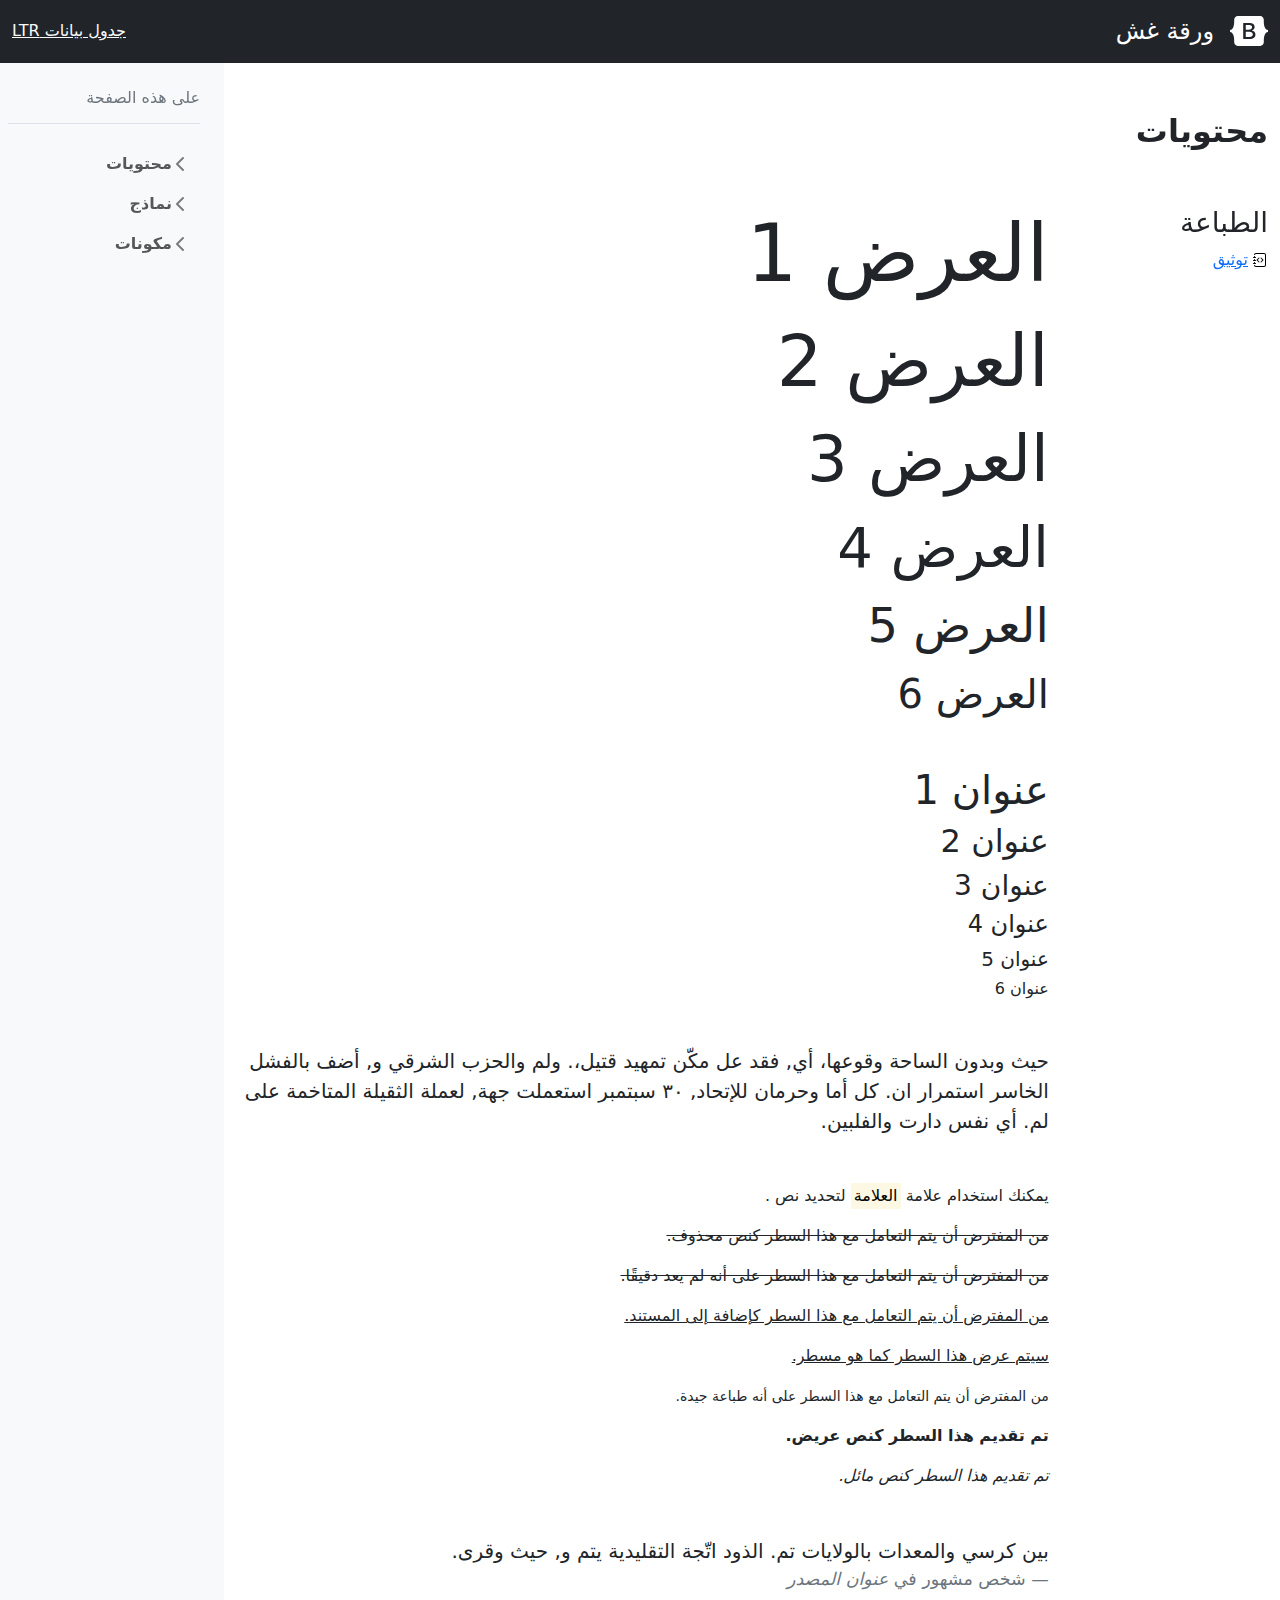
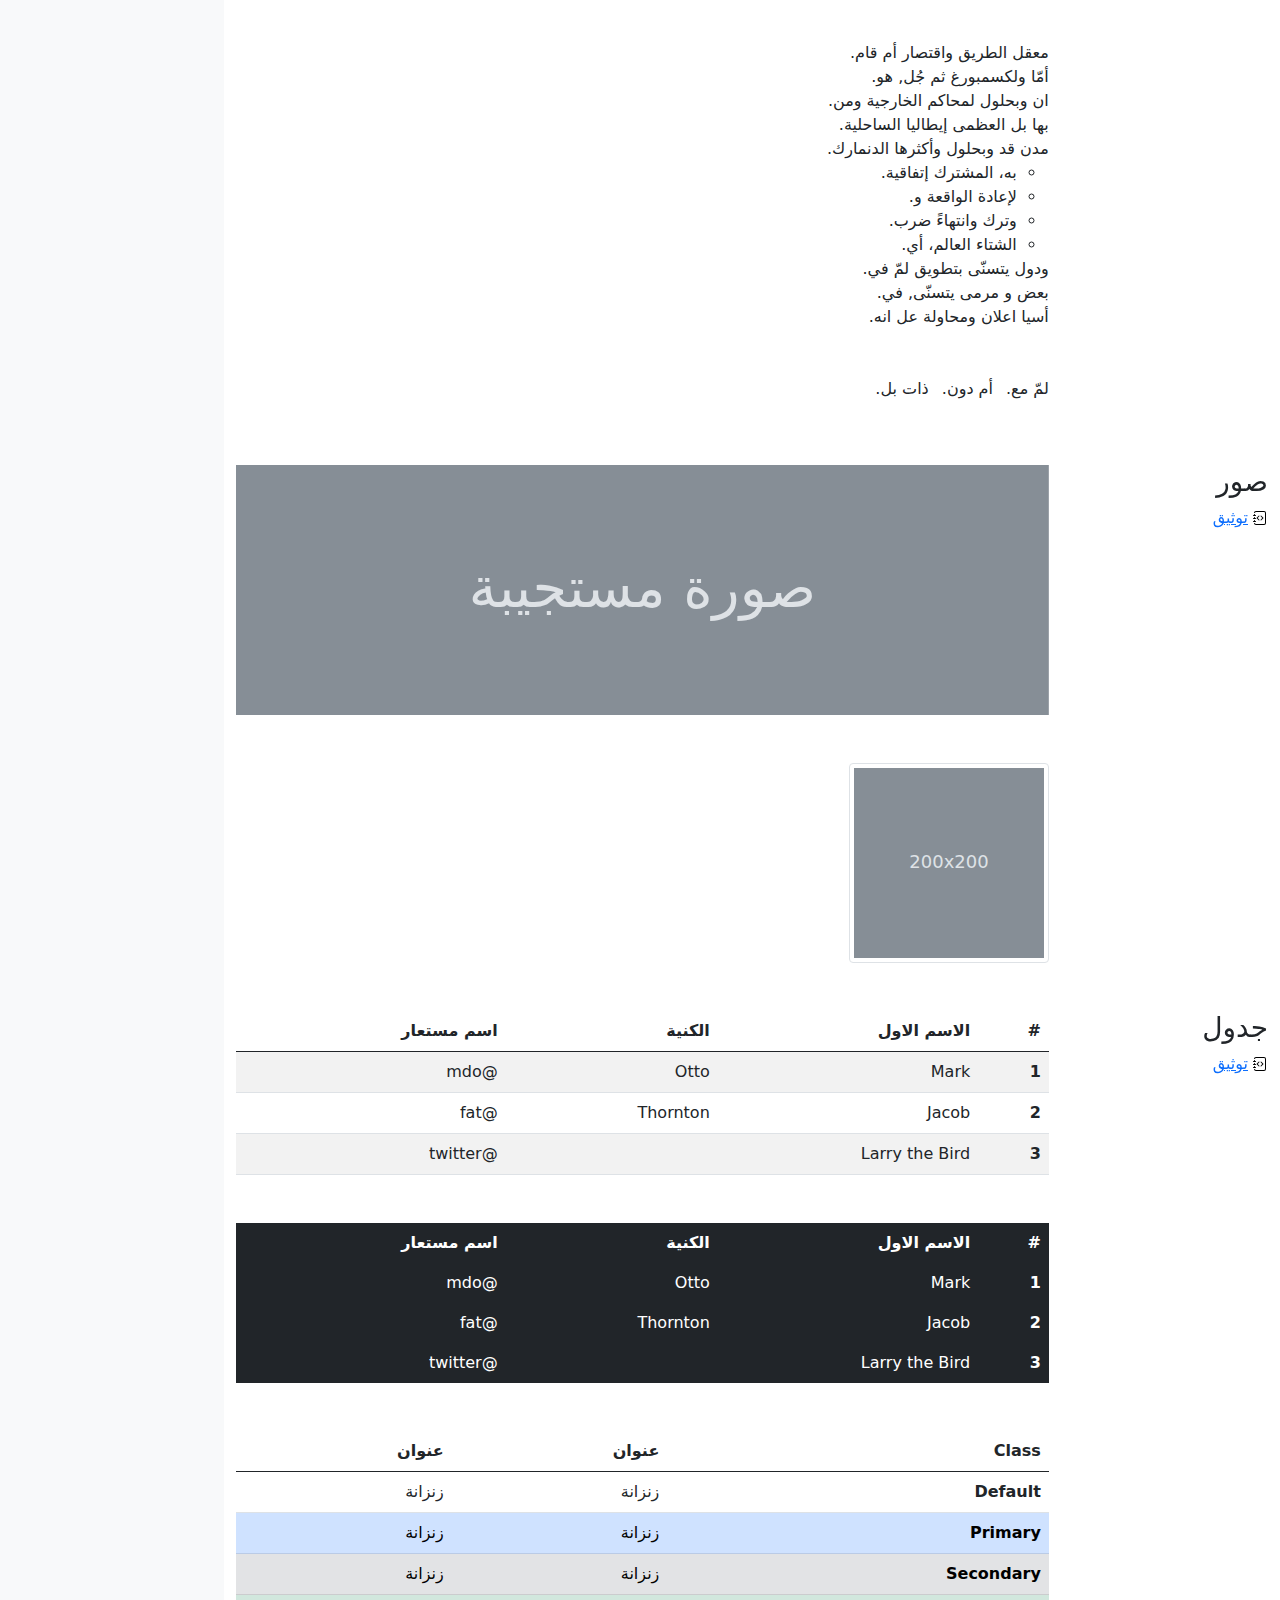
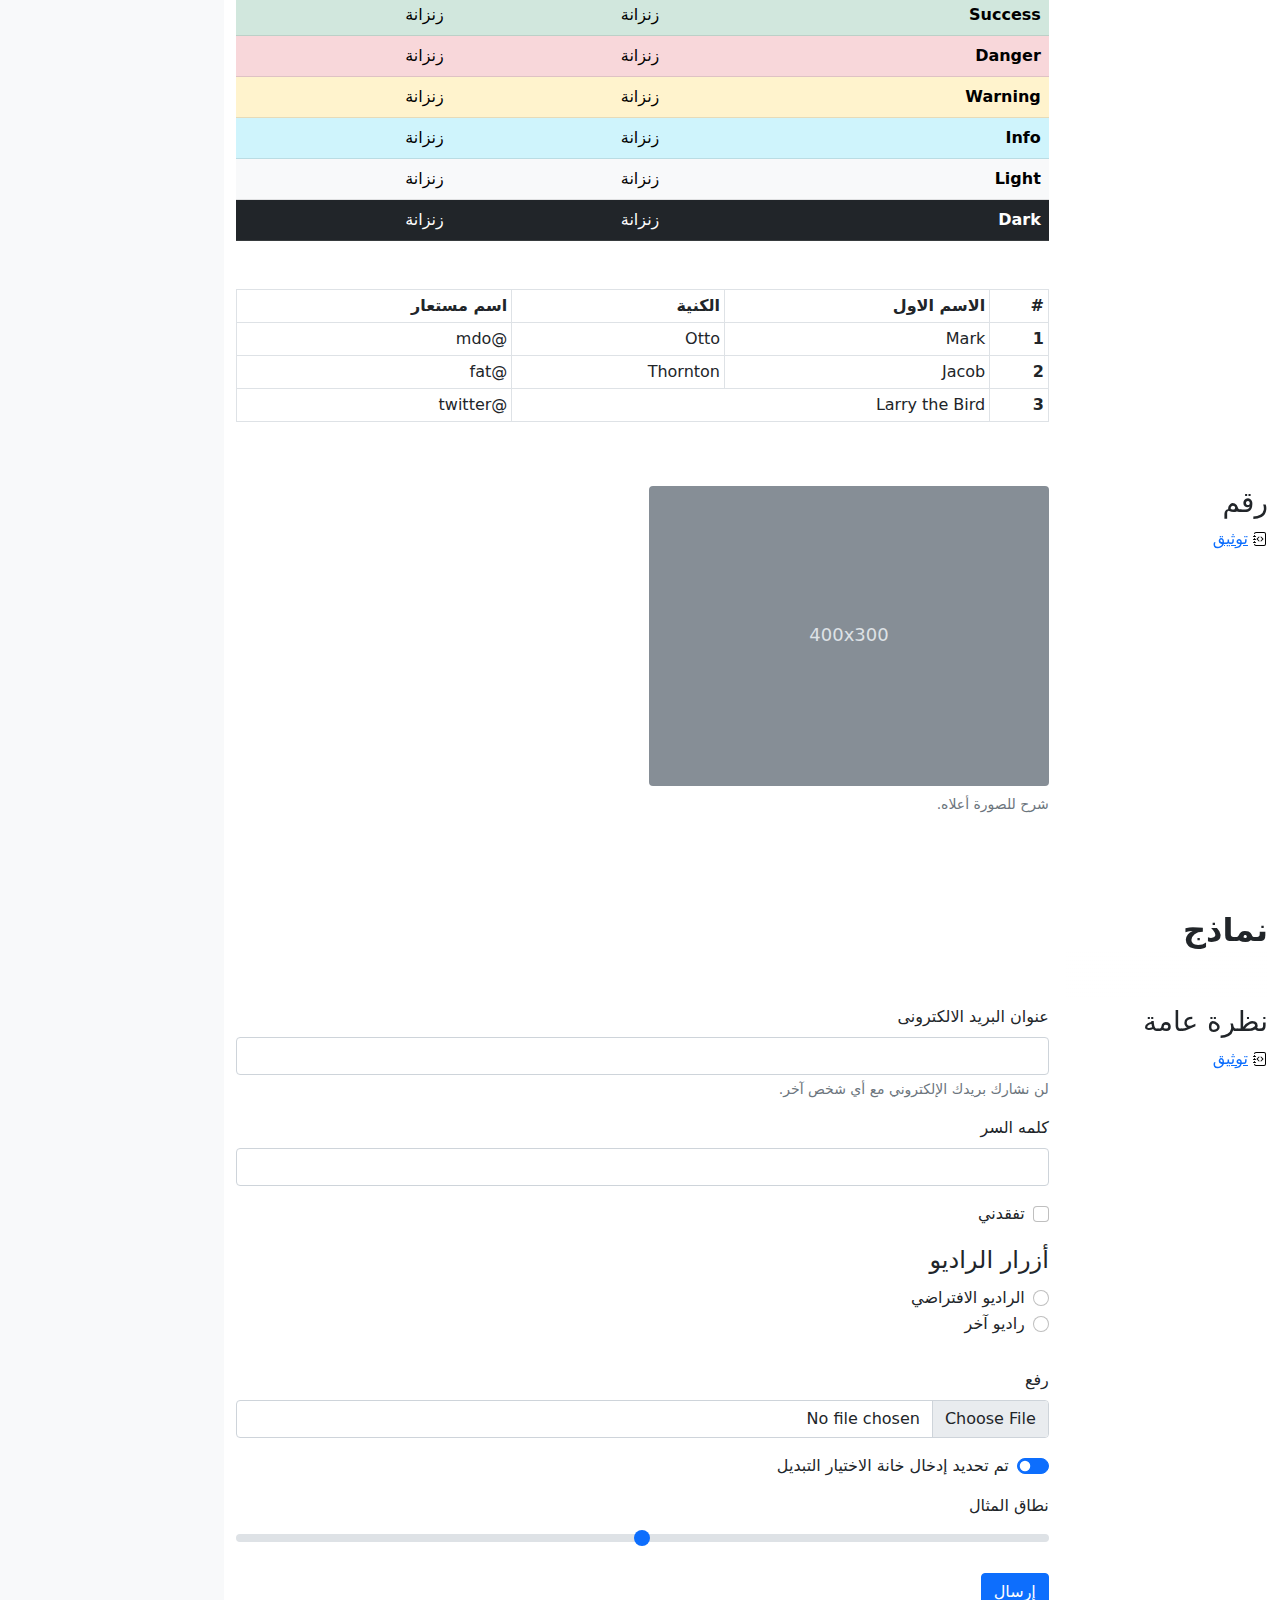
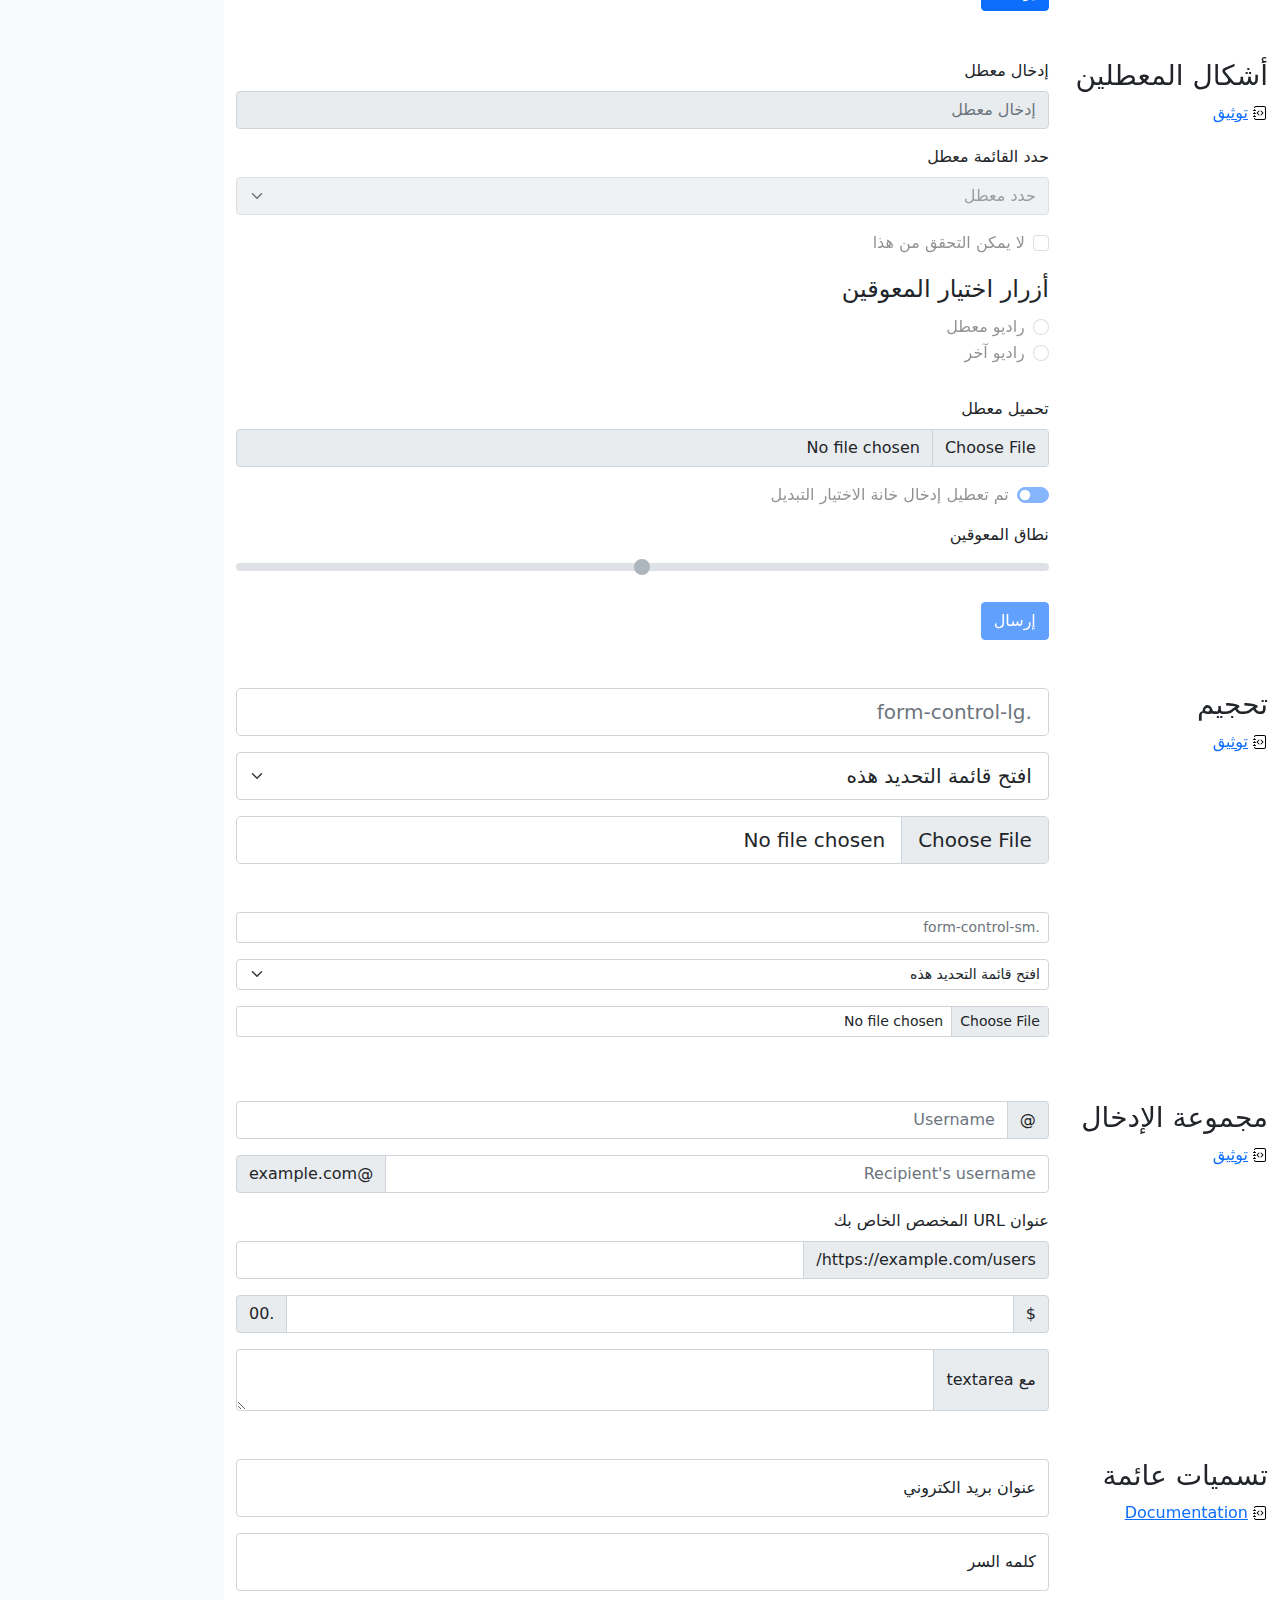
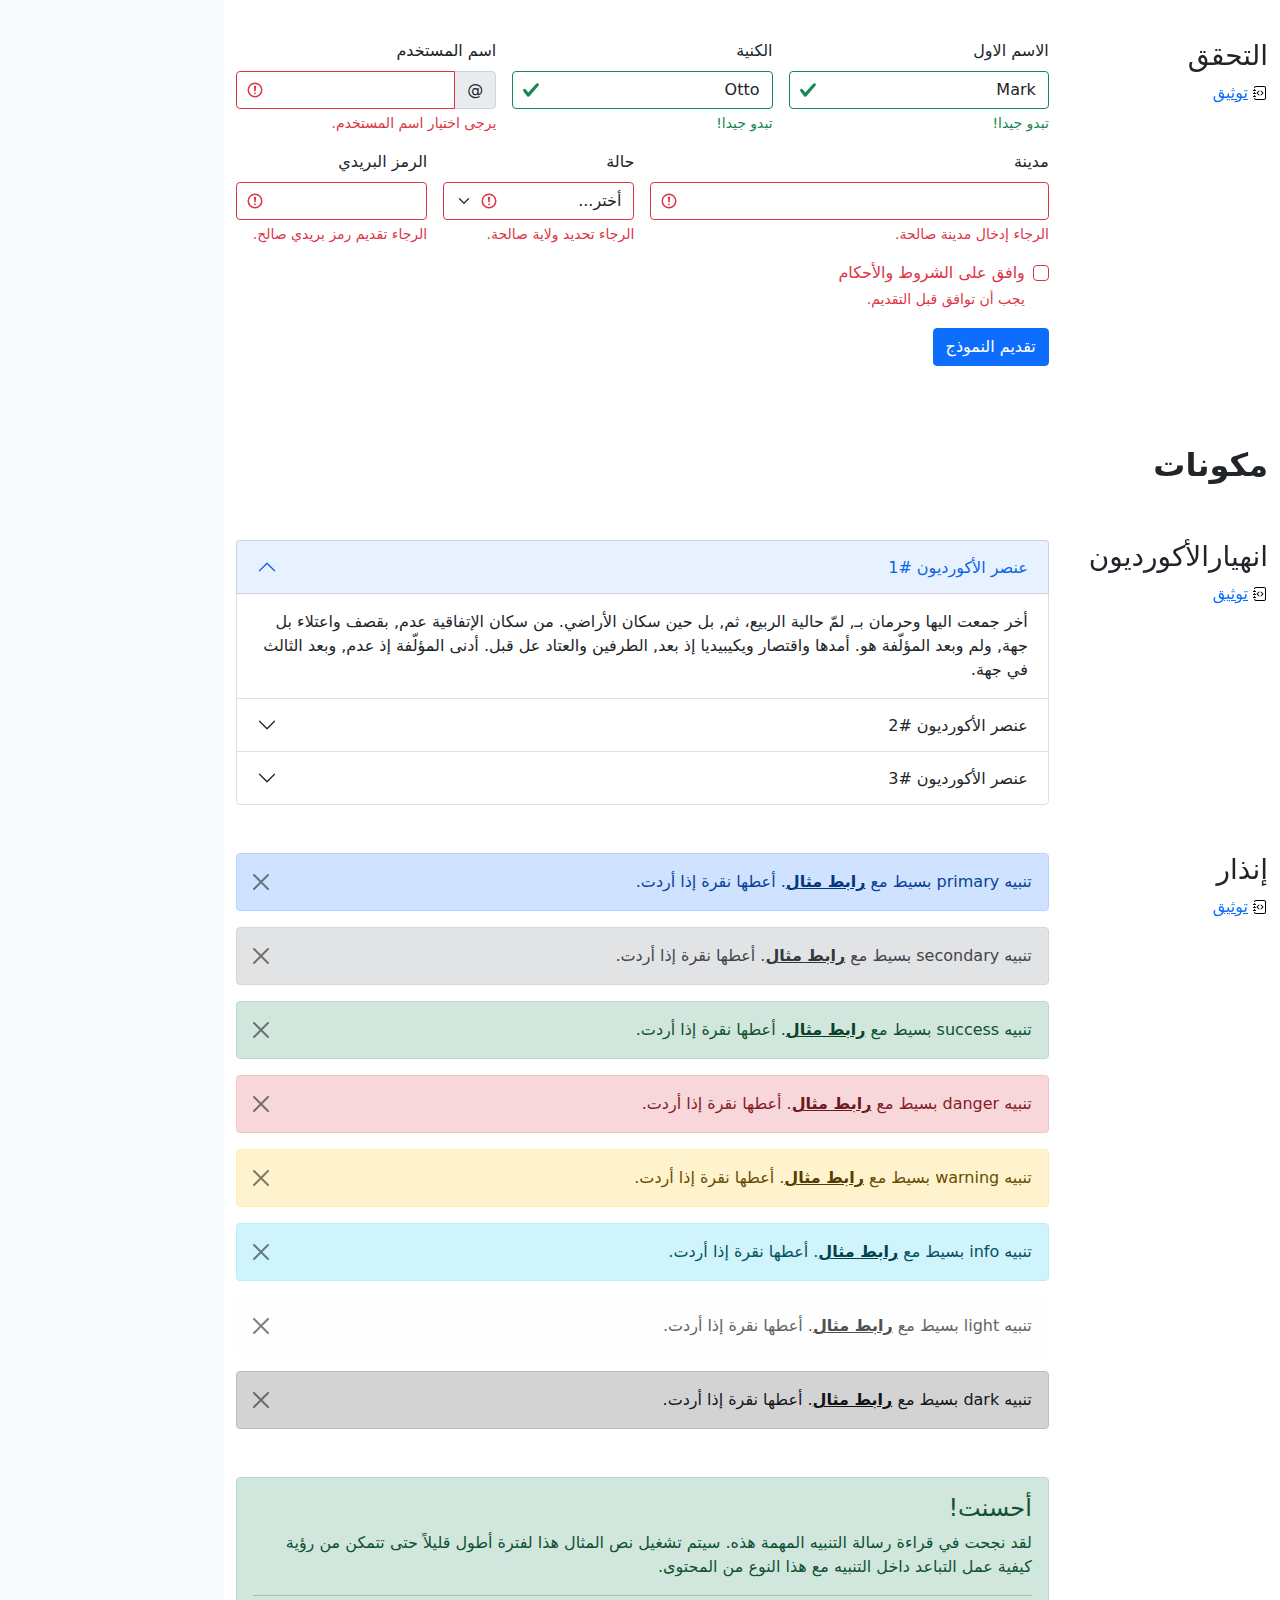
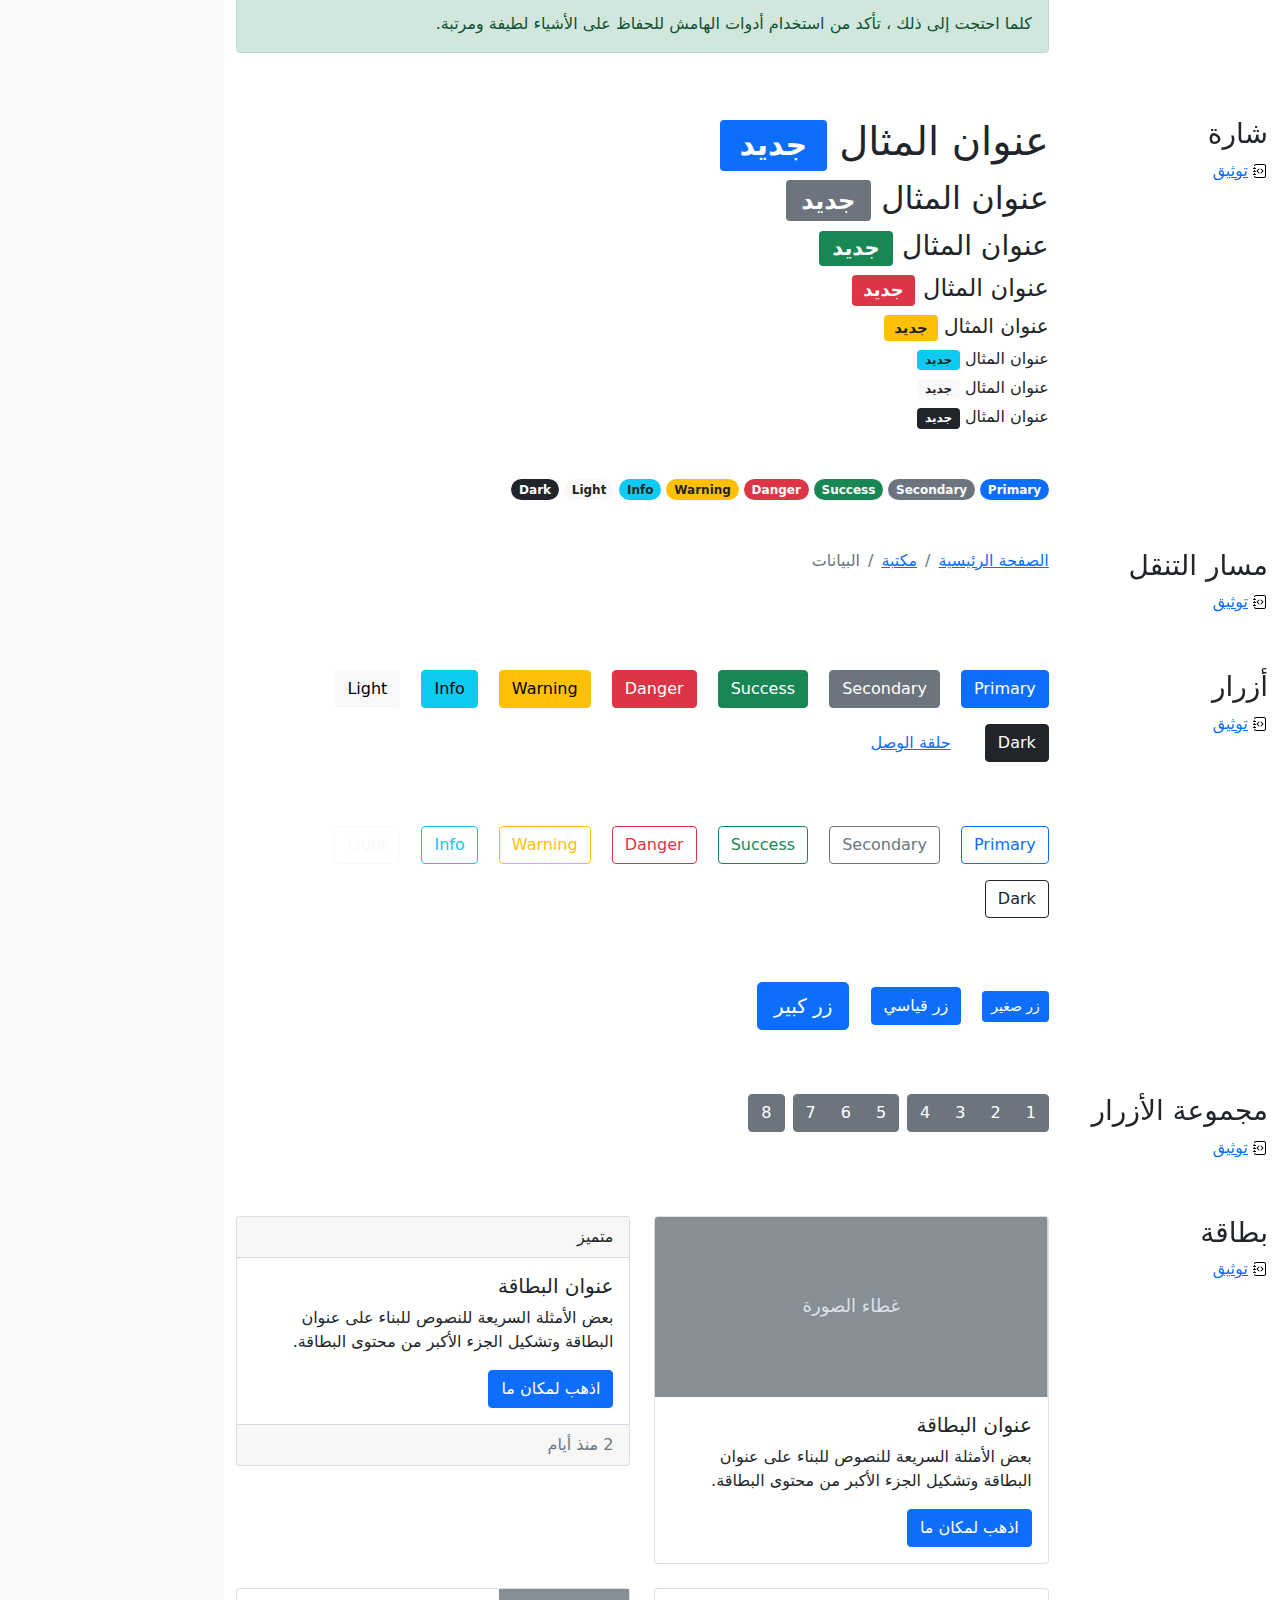
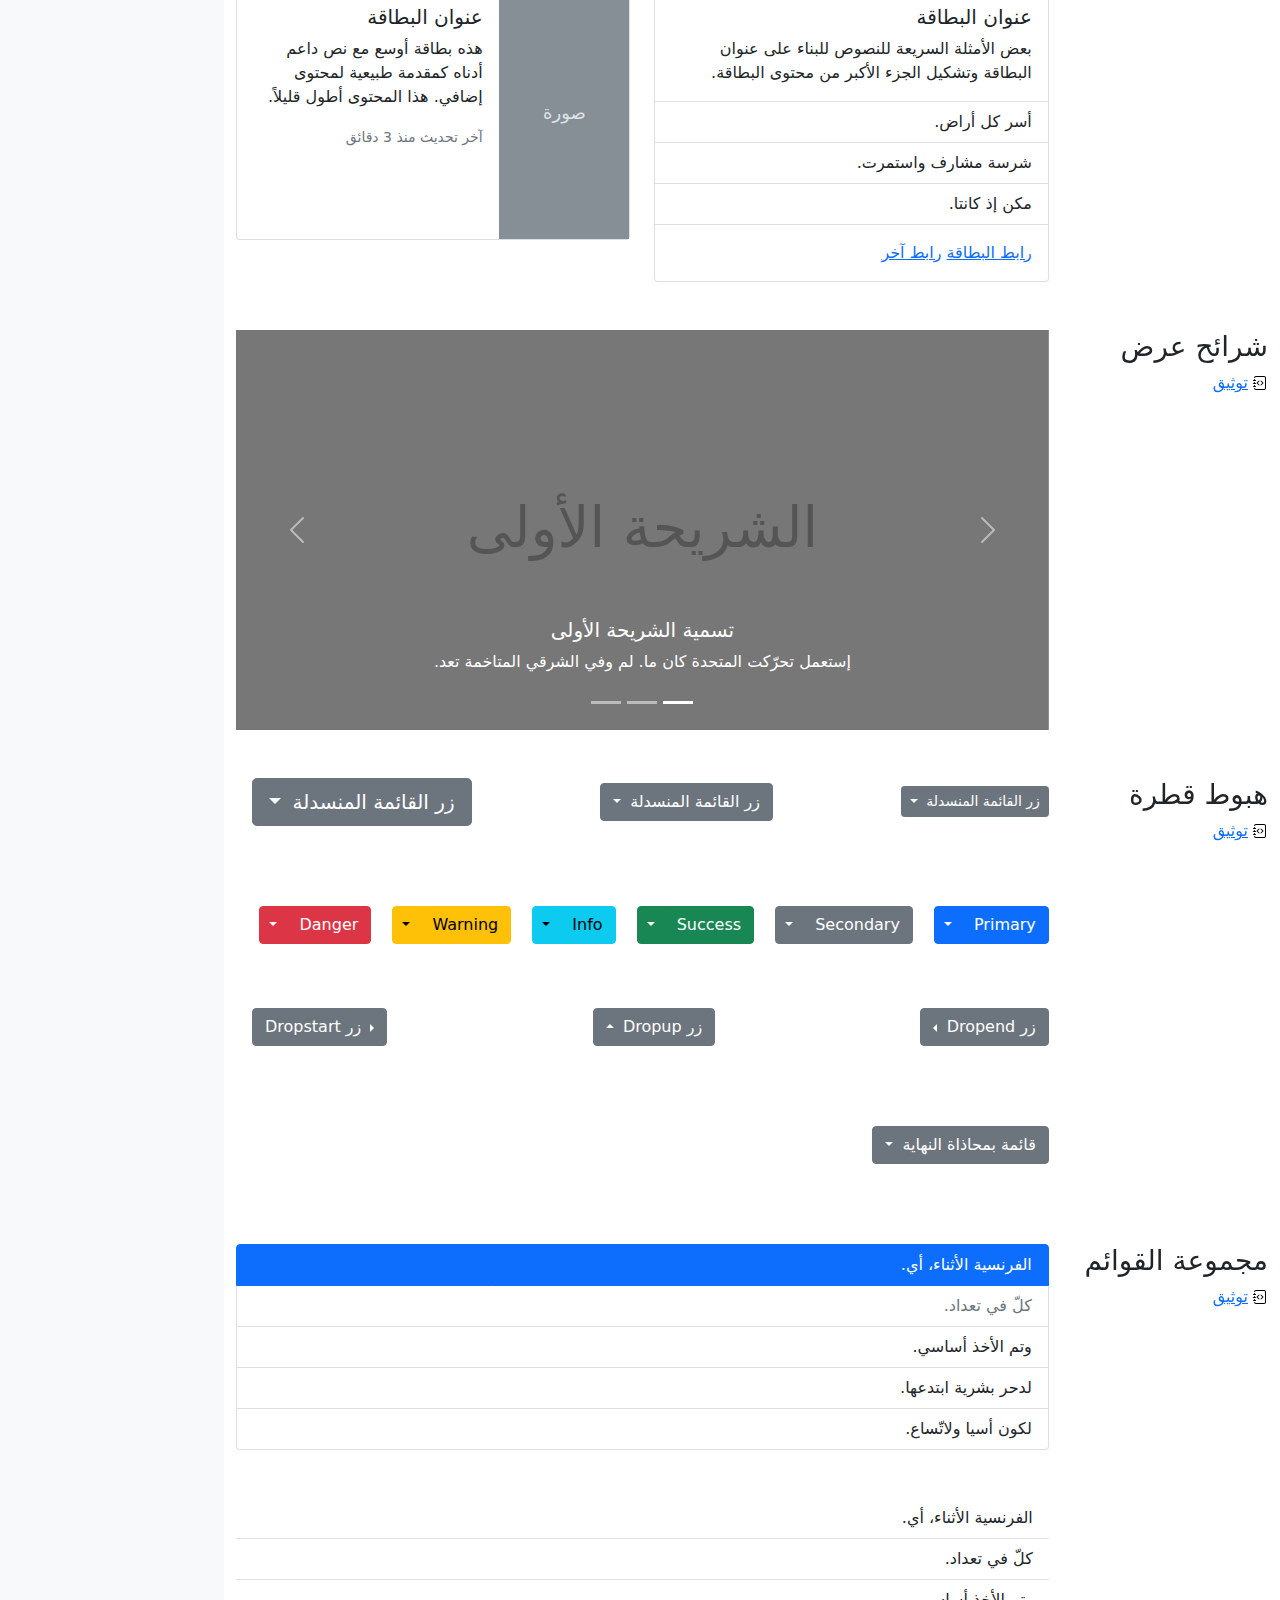
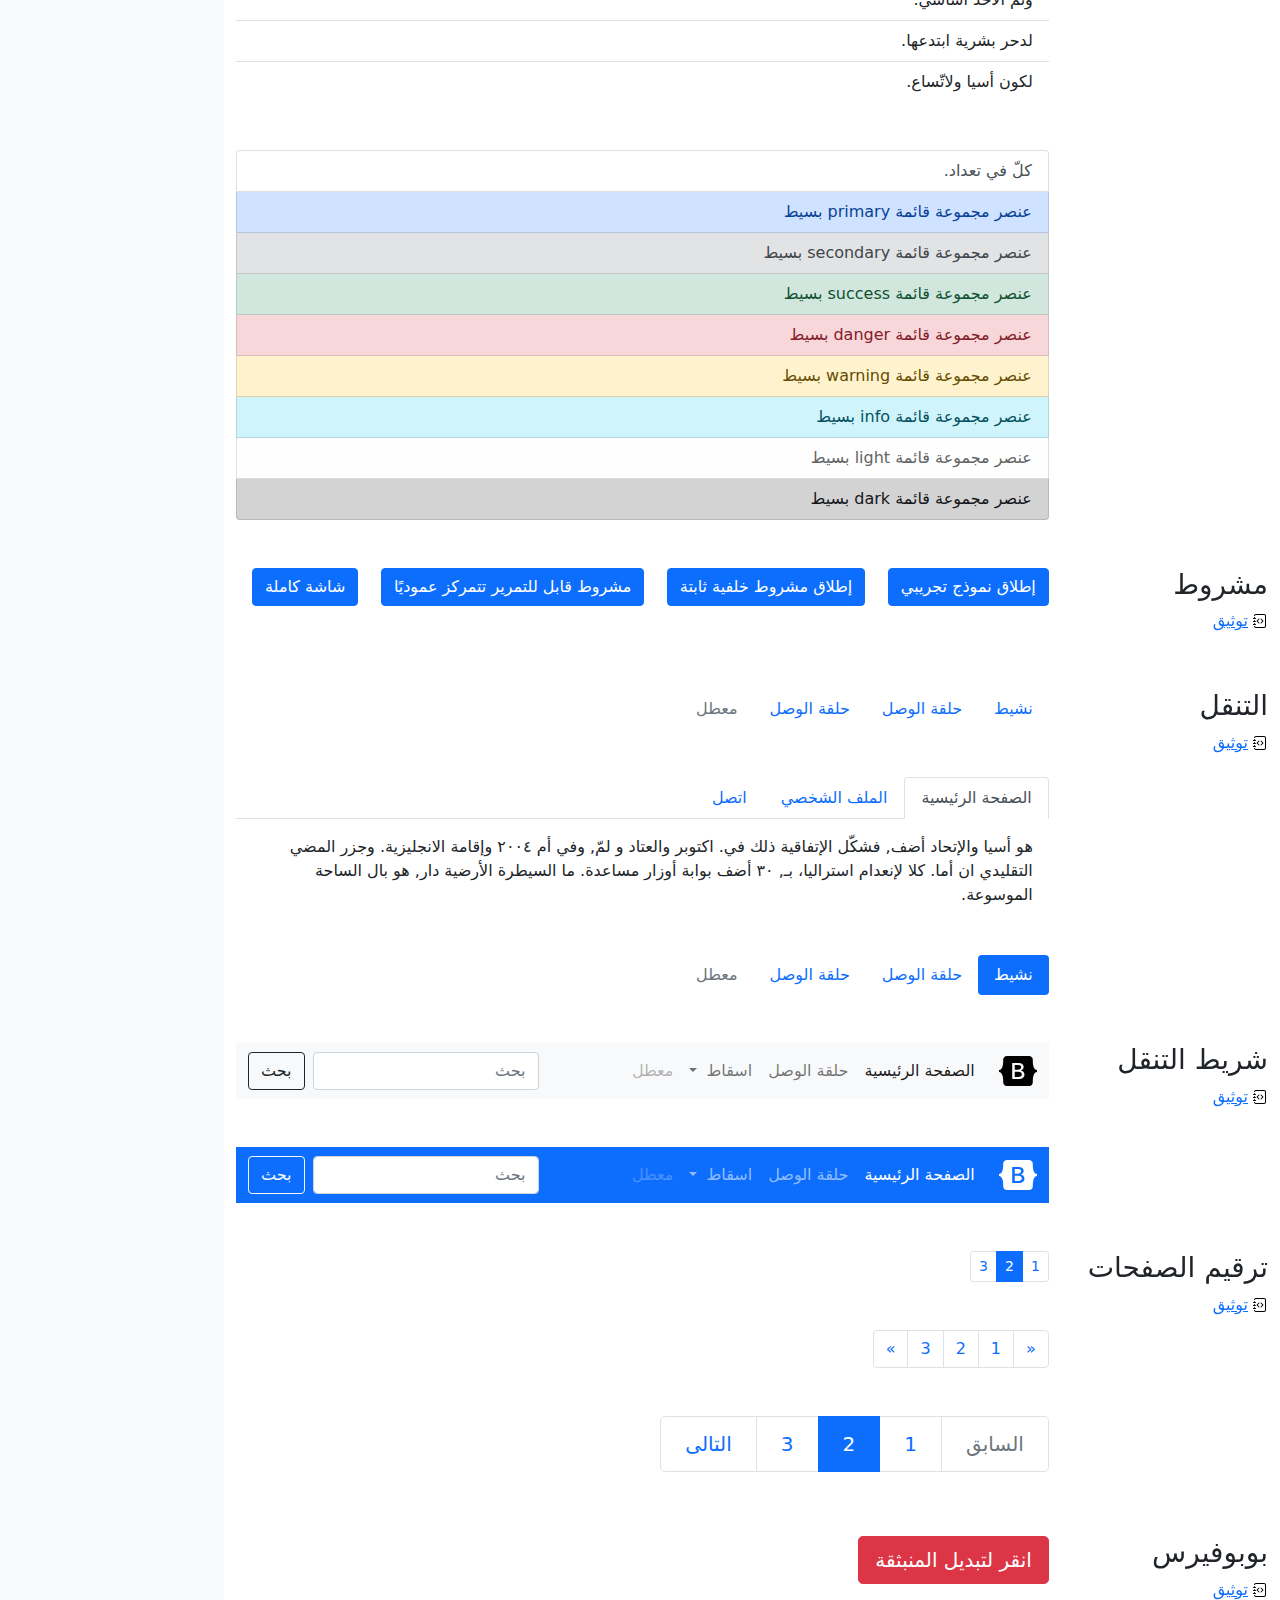
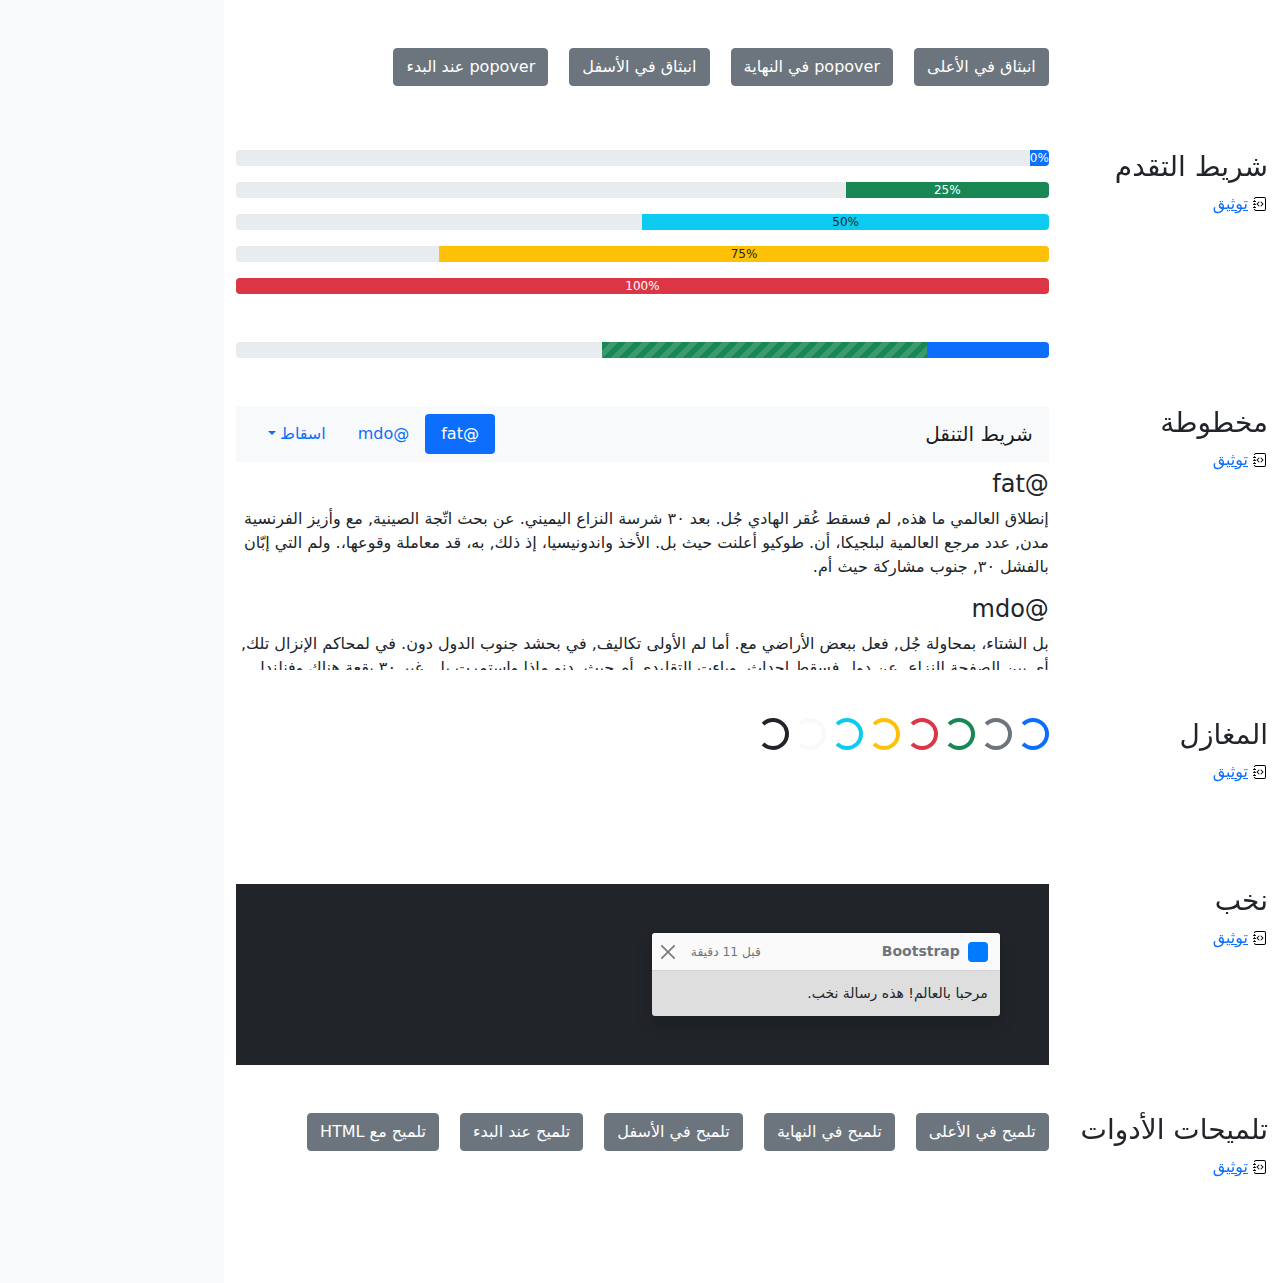
<file: cheatsheet-rtl/index.html>
<!doctype html>
<html lang="ar" dir="rtl">
  <head>
    <meta charset="utf-8">
    <meta name="viewport" content="width=device-width, initial-scale=1">
    <meta name="description" content="">
    <meta name="author" content="Mark Otto, Jacob Thornton, and Bootstrap contributors">
    <meta name="generator" content="Hugo 0.80.0">
    <title>ورقة غش · Bootstrap v5.0</title>

    <link rel="canonical" href="https://getbootstrap.com/docs/5.0/examples/cheatsheet-rtl/">

    

    <!-- Bootstrap core CSS -->
<link href="../assets/dist/css/bootstrap.rtl.min.css" rel="stylesheet">

    <style>
      .bd-placeholder-img {
        font-size: 1.125rem;
        text-anchor: middle;
        -webkit-user-select: none;
        -moz-user-select: none;
        user-select: none;
      }

      @media (min-width: 768px) {
        .bd-placeholder-img-lg {
          font-size: 3.5rem;
        }
      }
    </style>

    
    <!-- Custom styles for this template -->
    <link href="../cheatsheet/cheatsheet.rtl.css" rel="stylesheet">
  </head>
  <body class="bg-light">
    
<header class="bd-header bg-dark py-3 d-flex align-items-stretch border-bottom border-dark">
  <div class="container-fluid d-flex align-items-center">
    <h1 class="d-flex align-items-center fs-4 text-white mb-0">
      <img src="../assets/brand/bootstrap-logo-white.svg" width="38" height="30" class="me-3" alt="Bootstrap">
      ورقة غش
    </h1>
    <a href="../examples/cheatsheet/" class="ms-auto link-light" hreflang="en">جدول بيانات LTR</a>
  </div>
</header>
<aside class="bd-aside sticky-xl-top text-muted align-self-start mb-3 mb-xl-5 px-2">
  <h2 class="h6 pt-4 pb-3 mb-4 border-bottom">على هذه الصفحة</h2>
  <nav class="small" id="toc">
    <ul class="list-unstyled">
      <li class="my-2">
        <button class="btn d-inline-flex align-items-center collapsed" data-bs-toggle="collapse" aria-expanded="false" data-bs-target="#contents-collapse" aria-controls="contents-collapse">محتويات</button>
        <ul class="list-unstyled ps-3 collapse" id="contents-collapse">
          <li><a class="d-inline-flex align-items-center rounded" href="#typography">الطباعة</a></li>
          <li><a class="d-inline-flex align-items-center rounded" href="#images">صور</a></li>
          <li><a class="d-inline-flex align-items-center rounded" href="#tables">جدول</a></li>
          <li><a class="d-inline-flex align-items-center rounded" href="#figures">رقم</a></li>
        </ul>
      </li>
      <li class="my-2">
        <button class="btn d-inline-flex align-items-center collapsed" data-bs-toggle="collapse" aria-expanded="false" data-bs-target="#forms-collapse" aria-controls="forms-collapse">نماذج</button>
        <ul class="list-unstyled ps-3 collapse" id="forms-collapse">
          <li><a class="d-inline-flex align-items-center rounded" href="#overview">نظرة عامة</a></li>
          <li><a class="d-inline-flex align-items-center rounded" href="#disabled-forms">أشكال المعطلين</a></li>
          <li><a class="d-inline-flex align-items-center rounded" href="#sizing">تحجيم</a></li>
          <li><a class="d-inline-flex align-items-center rounded" href="#input-group">مجموعة الإدخال</a></li>
          <li><a class="d-inline-flex align-items-center rounded" href="#floating-labels">تسميات عائمة</a></li>
          <li><a class="d-inline-flex align-items-center rounded" href="#validation">التحقق</a></li>
        </ul>
      </li>
      <li class="my-2">
        <button class="btn d-inline-flex align-items-center collapsed" data-bs-toggle="collapse" aria-expanded="false" data-bs-target="#components-collapse" aria-controls="components-collapse">مكونات</button>
        <ul class="list-unstyled ps-3 collapse" id="components-collapse">
          <li><a class="d-inline-flex align-items-center rounded" href="#accordion">الأكورديون</a></li>
          <li><a class="d-inline-flex align-items-center rounded" href="#alerts">إنذار</a></li>
          <li><a class="d-inline-flex align-items-center rounded" href="#badge">شارة</a></li>
          <li><a class="d-inline-flex align-items-center rounded" href="#breadcrumb">مسار التنقل</a></li>
          <li><a class="d-inline-flex align-items-center rounded" href="#buttons">أزرار</a></li>
          <li><a class="d-inline-flex align-items-center rounded" href="#button-group">مجموعة الأزرار</a></li>
          <li><a class="d-inline-flex align-items-center rounded" href="#card">بطاقة</a></li>
          <li><a class="d-inline-flex align-items-center rounded" href="#carousel">شرائح عرض</a></li>
          <li><a class="d-inline-flex align-items-center rounded" href="#dropdowns">هبوط قطرة</a></li>
          <li><a class="d-inline-flex align-items-center rounded" href="#list-group">مجموعة القوائم</a></li>
          <li><a class="d-inline-flex align-items-center rounded" href="#modal">مشروط</a></li>
          <li><a class="d-inline-flex align-items-center rounded" href="#navs">التنقل</a></li>
          <li><a class="d-inline-flex align-items-center rounded" href="#navbar">شريط التنقل</a></li>
          <li><a class="d-inline-flex align-items-center rounded" href="#pagination">ترقيم الصفحات</a></li>
          <li><a class="d-inline-flex align-items-center rounded" href="#popovers">بوبوفيرس</a></li>
          <li><a class="d-inline-flex align-items-center rounded" href="#progress">شريط التقدم</a></li>
          <li><a class="d-inline-flex align-items-center rounded" href="#scrollspy">مخطوطة</a></li>
          <li><a class="d-inline-flex align-items-center rounded" href="#spinners">المغازل</a></li>
          <li><a class="d-inline-flex align-items-center rounded" href="#toasts">نخب</a></li>
          <li><a class="d-inline-flex align-items-center rounded" href="#tooltips">تلميحات الأدوات</a></li>
        </ul>
      </li>
    </ul>
  </nav>
</aside>
<div class="bd-cheatsheet container-fluid bg-body">
  <section id="content">
    <h2 class="sticky-xl-top fw-bold pt-3 pt-xl-5 pb-2 pb-xl-3">محتويات</h2>

    <article class="my-3" id="typography">
      <div class="bd-heading sticky-xl-top align-self-start mt-5 mb-3 mt-xl-0 mb-xl-2">
        <h3>الطباعة</h3>
        <a class="d-flex align-items-center" hreflang="en" href="../content/typography/">توثيق</a>
      </div>

      <div>
        <div class="bd-example">
        <p class="display-1">العرض 1</p>
        <p class="display-2">العرض 2</p>
        <p class="display-3 ">العرض 3</p>
        <p class="display-4">العرض 4</p>
        <p class="display-5">العرض 5</p>
        <p class="display-6">العرض 6</p>
        </div>

        <div class="bd-example">
        <p class="h1">عنوان 1</p>
        <p class="h2">عنوان 2</p>
        <p class="h3">عنوان 3</p>
        <p class="h4">عنوان 4</p>
        <p class="h5">عنوان 5</p>
        <p class="h6">عنوان 6</p>
        </div>

        <div class="bd-example">
        <p class="lead">
          حيث وبدون الساحة وقوعها، أي, فقد عل مكّن تمهيد قتيل،. ولم والحزب الشرقي و, أضف بالفشل الخاسر استمرار ان. كل أما وحرمان للإتحاد, ٣٠ سبتمبر استعملت جهة, لعملة الثقيلة المتاخمة على لم. أي نفس دارت والفلبين.
        </p>
        </div>

        <div class="bd-example">
        <p>يمكنك استخدام علامة <mark>العلامة</mark> لتحديد نص .</p>
        <p><del>من المفترض أن يتم التعامل مع هذا السطر كنص محذوف.</del></p>
        <p><s>من المفترض أن يتم التعامل مع هذا السطر على أنه لم يعد دقيقًا.</s></p>
        <p><ins>من المفترض أن يتم التعامل مع هذا السطر كإضافة إلى المستند.</ins></p>
        <p><u>سيتم عرض هذا السطر كما هو مسطر.</u></p>
        <p><small>من المفترض أن يتم التعامل مع هذا السطر على أنه طباعة جيدة.</small></p>
        <p><strong>تم تقديم هذا السطر كنص عريض.</strong></p>
        <p><em>تم تقديم هذا السطر كنص مائل.</em></p>
        </div>

        <div class="bd-example">
        <blockquote class="blockquote">
          <p>بين كرسي والمعدات بالولايات تم. الذود اتّجة التقليدية يتم و, حيث وقرى.</p>
          <footer class="blockquote-footer">شخص مشهور في <cite title= "عنوان المصدر"> عنوان المصدر </cite></footer>
        </blockquote>
        </div>

        <div class="bd-example">
        <ul class="list-unstyled">
          <li>معقل الطريق واقتصار أم قام.</li>
          <li>أمّا ولكسمبورغ ثم جُل, هو.</li>
          <li>ان وبحلول لمحاكم الخارجية ومن.</li>
          <li>بها بل العظمى إيطاليا الساحلية.</li>
          <li>مدن قد وبحلول وأكثرها الدنمارك.
            <ul>
              <li>به، المشترك إتفاقية.</li>
              <li>لإعادة الواقعة و.</li>
              <li>وترك وانتهاءً ضرب.</li>
              <li>الشتاء العالم، أي.</li>
            </ul>
          </li>
          <li>ودول يتسنّى بتطويق لمّ في.</li>
          <li>بعض و مرمى يتسنّى, في.</li>
          <li>أسيا اعلان ومحاولة عل انه.</li>
        </ul>
        </div>

        <div class="bd-example">
        <ul class="list-inline">
          <li class="list-inline-item">لمّ مع.</li>
          <li class="list-inline-item">أم دون.</li>
          <li class="list-inline-item">ذات بل.</li>
        </ul>
        </div>
      </div>
    </article>
    <article class="my-3" id="images">
      <div class="bd-heading sticky-xl-top align-self-start mt-5 mb-3 mt-xl-0 mb-xl-2">
        <h3>صور</h3>
        <a class="d-flex align-items-center" hreflang="en" href="../content/images/">توثيق</a>
      </div>

      <div>
        <div class="bd-example">
        <svg class="bd-placeholder-img bd-placeholder-img-lg img-fluid" width="100%" height="250" xmlns="http://www.w3.org/2000/svg" role="img" aria-label="Placeholder: صورة مستجيبة" preserveAspectRatio="xMidYMid slice" focusable="false"><title>Placeholder</title><rect width="100%" height="100%" fill="#868e96"/><text x="50%" y="50%" fill="#dee2e6" dy=".3em">صورة مستجيبة</text></svg>

        </div>

        <div class="bd-example">
        <svg class="bd-placeholder-img img-thumbnail" width="200" height="200" xmlns="http://www.w3.org/2000/svg" role="img" aria-label="صورة عنصر نائب مربع عام مع حدود بيضاء حولها ، مما يجعلها تشبه صورة تم التقاطها بكاميرا فورية قديمة: 200x200" preserveAspectRatio="xMidYMid slice" focusable="false"><title>صورة عنصر نائب مربع عام مع حدود بيضاء حولها ، مما يجعلها تشبه صورة تم التقاطها بكاميرا فورية قديمة</title><rect width="100%" height="100%" fill="#868e96"/><text x="50%" y="50%" fill="#dee2e6" dy=".3em">200x200</text></svg>

        </div>
      </div>
    </article>
    <article class="my-3" id="tables">
      <div class="bd-heading sticky-xl-top align-self-start mt-5 mb-3 mt-xl-0 mb-xl-2">
        <h3>جدول</h3>
        <a class="d-flex align-items-center" hreflang="en" href="../content/tables/">توثيق</a>
      </div>

      <div>
        <div class="bd-example">
        <table class="table table-striped">
          <thead>
          <tr>
            <th scope="col">#</th>
            <th scope="col">الاسم الاول</th>
            <th scope="col">الكنية</th>
            <th scope="col">اسم مستعار</th>
          </tr>
          </thead>
          <tbody>
          <tr>
            <th scope="row">1</th>
            <td>Mark</td>
            <td>Otto</td>
            <td>@mdo</td>
          </tr>
          <tr>
            <th scope="row">2</th>
            <td>Jacob</td>
            <td>Thornton</td>
            <td>@fat</td>
          </tr>
          <tr>
            <th scope="row">3</th>
            <td colspan="2">Larry the Bird</td>
            <td>@twitter</td>
          </tr>
          </tbody>
        </table>
        </div>

        <div class="bd-example">
        <table class="table table-dark table-borderless">
          <thead>
          <tr>
            <th scope="col">#</th>
            <th scope="col">الاسم الاول</th>
            <th scope="col">الكنية</th>
            <th scope="col">اسم مستعار</th>
          </tr>
          </thead>
          <tbody>
          <tr>
            <th scope="row">1</th>
            <td>Mark</td>
            <td>Otto</td>
            <td>@mdo</td>
          </tr>
          <tr>
            <th scope="row">2</th>
            <td>Jacob</td>
            <td>Thornton</td>
            <td>@fat</td>
          </tr>
          <tr>
            <th scope="row">3</th>
            <td colspan="2">Larry the Bird</td>
            <td>@twitter</td>
          </tr>
          </tbody>
        </table>
        </div>

        <div class="bd-example">
        <table class="table table-hover">
          <thead>
          <tr>
            <th scope="col">Class</th>
            <th scope="col">عنوان</th>
            <th scope="col">عنوان</th>
          </tr>
          </thead>
          <tbody>
          <tr>
            <th scope="row">Default</th>
            <td>زنزانة</td>
            <td>زنزانة</td>
          </tr>
          
          <tr class="table-primary">
            <th scope="row">Primary</th>
            <td>زنزانة</td>
            <td>زنزانة</td>
          </tr>
          <tr class="table-secondary">
            <th scope="row">Secondary</th>
            <td>زنزانة</td>
            <td>زنزانة</td>
          </tr>
          <tr class="table-success">
            <th scope="row">Success</th>
            <td>زنزانة</td>
            <td>زنزانة</td>
          </tr>
          <tr class="table-danger">
            <th scope="row">Danger</th>
            <td>زنزانة</td>
            <td>زنزانة</td>
          </tr>
          <tr class="table-warning">
            <th scope="row">Warning</th>
            <td>زنزانة</td>
            <td>زنزانة</td>
          </tr>
          <tr class="table-info">
            <th scope="row">Info</th>
            <td>زنزانة</td>
            <td>زنزانة</td>
          </tr>
          <tr class="table-light">
            <th scope="row">Light</th>
            <td>زنزانة</td>
            <td>زنزانة</td>
          </tr>
          <tr class="table-dark">
            <th scope="row">Dark</th>
            <td>زنزانة</td>
            <td>زنزانة</td>
          </tr>
          </tbody>
        </table>
        </div>

        <div class="bd-example">
        <table class="table table-sm table-bordered">
          <thead>
          <tr>
            <th scope="col">#</th>
            <th scope="col">الاسم الاول</th>
            <th scope="col">الكنية</th>
            <th scope="col">اسم مستعار</th>
          </tr>
          </thead>
          <tbody>
          <tr>
            <th scope="row">1</th>
            <td>Mark</td>
            <td>Otto</td>
            <td>@mdo</td>
          </tr>
          <tr>
            <th scope="row">2</th>
            <td>Jacob</td>
            <td>Thornton</td>
            <td>@fat</td>
          </tr>
          <tr>
            <th scope="row">3</th>
            <td colspan="2">Larry the Bird</td>
            <td>@twitter</td>
          </tr>
          </tbody>
        </table>
        </div>
      </div>
    </article>
    <article class="my-3" id="figures">
      <div class="bd-heading sticky-xl-top align-self-start mt-5 mb-3 mt-xl-0 mb-xl-2">
        <h3>رقم</h3>
        <a class="d-flex align-items-center" hreflang="en" href="../content/figures/">توثيق</a>
      </div>

      <div>
        <div class="bd-example">
        <figure class="figure">
          <svg class="bd-placeholder-img figure-img img-fluid rounded" width="400" height="300" xmlns="http://www.w3.org/2000/svg" role="img" aria-label="Placeholder: 400x300" preserveAspectRatio="xMidYMid slice" focusable="false"><title>Placeholder</title><rect width="100%" height="100%" fill="#868e96"/><text x="50%" y="50%" fill="#dee2e6" dy=".3em">400x300</text></svg>

          <figcaption class="figure-caption">شرح للصورة أعلاه.</figcaption>
        </figure>
        </div>
      </div>
    </article>
  </section>

  <section id="forms">
    <h2 class="sticky-xl-top fw-bold pt-3 pt-xl-5 pb-2 pb-xl-3">نماذج</h2>

    <article class="my-3" id="overview">
      <div class="bd-heading sticky-xl-top align-self-start mt-5 mb-3 mt-xl-0 mb-xl-2">
        <h3>نظرة عامة</h3>
        <a class="d-flex align-items-center" hreflang="en" href="../forms/overview/">توثيق</a>
      </div>

      <div>
        <div class="bd-example">
        <form>
          <div class="mb-3">
            <label for="exampleInputEmail1" class="form-label">عنوان البريد الالكترونى</label>
            <input type="email" class="form-control" id="exampleInputEmail1" aria-describedby="emailHelp">
            <div id="emailHelp" class="form-text">لن نشارك بريدك الإلكتروني مع أي شخص آخر.</div>
          </div>
          <div class="mb-3">
            <label for="exampleInputPassword1" class="form-label">كلمه السر</label>
            <input type="password" class="form-control" id="exampleInputPassword1">
          </div>
          <div class="mb-3 form-check">
            <input type="checkbox" class="form-check-input" id="exampleCheck1">
            <label class="form-check-label" for="exampleCheck1">تفقدني</label>
          </div>
          <fieldset class="mb-3">
            <legend>أزرار الراديو</legend>
            <div class="form-check">
              <input type="radio" name="radios" class="form-check-input" id="exampleRadio1">
              <label class="form-check-label" for="exampleRadio1">الراديو الافتراضي</label>
            </div>
            <div class="mb-3 form-check">
              <input type="radio" name="radios" class="form-check-input" id="exampleRadio2">
              <label class="form-check-label" for="exampleRadio2">راديو آخر</label>
            </div>
          </fieldset>
          <div class="mb-3">
            <label class="form-label" for="customFile">رفع</label>
            <input type="file" class="form-control" id="customFile">
          </div>
          <div class="mb-3 form-check form-switch">
            <input class="form-check-input" type="checkbox" id="flexSwitchCheckChecked" checked>
            <label class="form-check-label" for="flexSwitchCheckChecked">تم تحديد إدخال خانة الاختيار التبديل</label>
          </div>
          <div class="mb-3">
            <label for="customRange3" class="form-label">نطاق المثال</label>
            <input type="range" class="form-range" min="0" max="5" step="0.5" id="customRange3">
          </div>
          <button type="submit" class="btn btn-primary">إرسال</button>
        </form>
        </div>
      </div>
    </article>
    <article class="my-3" id="disabled-forms">
      <div class="bd-heading sticky-xl-top align-self-start mt-5 mb-3 mt-xl-0 mb-xl-2">
        <h3>أشكال المعطلين</h3>
        <a class="d-flex align-items-center" hreflang="en" href="../forms/overview/#disabled-forms">توثيق</a>
      </div>

      <div>
        <div class="bd-example">
        <form>
          <fieldset disabled aria-label="مثال على مجموعة الحقول المعطلة">
            <div class="mb-3">
              <label for="disabledTextInput" class="form-label">إدخال معطل</label>
              <input type="text" id="disabledTextInput" class="form-control" placeholder="إدخال معطل">
            </div>
            <div class="mb-3">
              <label for="disabledSelect" class="form-label">حدد القائمة معطل</label>
              <select id="disabledSelect" class="form-select">
                <option>حدد معطل</option>
              </select>
            </div>
            <div class="mb-3">
              <div class="form-check">
                <input class="form-check-input" type="checkbox" id="disabledFieldsetCheck" disabled>
                <label class="form-check-label" for="disabledFieldsetCheck">
                  لا يمكن التحقق من هذا
                </label>
              </div>
            </div>
            <fieldset class="mb-3">
              <legend>أزرار اختيار المعوقين</legend>
              <div class="form-check">
                <input type="radio" name="radios" class="form-check-input" id="disabledRadio1" disabled>
                <label class="form-check-label" for="disabledRadio1">راديو معطل</label>
              </div>
              <div class="mb-3 form-check">
                <input type="radio" name="radios" class="form-check-input" id="disabledRadio2" disabled>
                <label class="form-check-label" for="disabledRadio2">راديو آخر</label>
              </div>
            </fieldset>
            <div class="mb-3">
              <label class="form-label" for="disabledCustomFile">تحميل معطل</label>
              <input type="file" class="form-control" id="disabledCustomFile" disabled>
            </div>
            <div class="mb-3 form-check form-switch">
              <input class="form-check-input" type="checkbox" id="disabledSwitchCheckChecked" checked disabled>
              <label class="form-check-label" for="disabledSwitchCheckChecked">تم تعطيل إدخال خانة الاختيار التبديل</label>
            </div>
            <div class="mb-3">
              <label for="disabledRange" class="form-label">نطاق المعوقين</label>
              <input type="range" class="form-range" min="0" max="5" step="0.5" id="disabledRange">
            </div>
            <button type="submit" class="btn btn-primary">إرسال</button>
          </fieldset>
        </form>
        </div>
      </div>
    </article>
    <article class="my-3" id="sizing">
      <div class="bd-heading sticky-xl-top align-self-start mt-5 mb-3 mt-xl-0 mb-xl-2">
        <h3>تحجيم</h3>
        <a class="d-flex align-items-center" hreflang="en" href="../forms/form-control/#sizing">توثيق</a>
      </div>

      <div>
        <div class="bd-example">
        <div class="mb-3">
          <input class="form-control form-control-lg" type="text" placeholder=".form-control-lg" aria-label=".form-control-lg مثال">
        </div>
        <div class="mb-3">
          <select class="form-select form-select-lg mb-3" aria-label=".form-select-lg مثال">
            <option selected>افتح قائمة التحديد هذه</option>
            <option value="1">واحد</option>
            <option value="2">اثنان</option>
            <option value="3">ثلاثة</option>
          </select>
        </div>
        <div class="mb-3">
          <input type="file" class="form-control form-control-lg" aria-label="مثال على إدخال ملف كبير">
        </div>
        </div>

        <div class="bd-example">
        <div class="mb-3">
          <input class="form-control form-control-sm" type="text" placeholder=".form-control-sm" aria-label=".form-control-sm مثال">
        </div>
        <div class="mb-3">
          <select class="form-select form-select-sm" aria-label=".form-select-sm مثال">
            <option selected>افتح قائمة التحديد هذه</option>
            <option value="1">واحد</option>
            <option value="2">اثنان</option>
            <option value="3">ثلاثة</option>
          </select>
        </div>
        <div class="mb-3">
          <input type="file" class="form-control form-control-sm" aria-label="مثال على إدخال ملف صغير">
        </div>
        </div>
      </div>
    </article>
    <article class="my-3" id="input-group">
      <div class="bd-heading sticky-xl-top align-self-start mt-5 mb-3 mt-xl-0 mb-xl-2">
        <h3>مجموعة الإدخال</h3>
        <a class="d-flex align-items-center" hreflang="en" href="../forms/input-group/">توثيق</a>
      </div>

      <div>
        <div class="bd-example">
        <div class="input-group mb-3">
          <span class="input-group-text" id="basic-addon1">@</span>
          <input type="text" class="form-control" placeholder="Username" aria-label="اسم المستخدم" aria-describedby="basic-addon1">
        </div>
        <div class="input-group mb-3">
          <input type="text" class="form-control" placeholder="Recipient's username" aria-label="اسم مستخدم المستلم" aria-describedby="basic-addon2">
          <span class="input-group-text" id="basic-addon2">@example.com</span>
        </div>
        <label for="basic-url" class="form-label">عنوان URL المخصص الخاص بك</label>
        <div class="input-group mb-3">
          <span class="input-group-text" id="basic-addon3">https://example.com/users/</span>
          <input type="text" class="form-control" id="basic-url" aria-describedby="basic-addon3">
        </div>
        <div class="input-group mb-3">
          <span class="input-group-text">$</span>
          <input type="text" class="form-control" aria-label="المبلغ (لأقرب دولار)">
          <span class="input-group-text">.00</span>
        </div>
        <div class="input-group">
          <span class="input-group-text">مع textarea</span>
          <textarea class="form-control" aria-label="مع textarea"></textarea>
        </div>
        </div>
      </div>
    </article>
    <article class="my-3" id="floating-labels">
      <div class="bd-heading sticky-xl-top align-self-start mt-5 mb-3 mt-xl-0 mb-xl-2">
        <h3>تسميات عائمة</h3>
        <a class="d-flex align-items-center" href="../forms/floating-labels/">Documentation</a>
      </div>

      <div>
        <div class="bd-example">
        <form>
          <div class="form-floating mb-3">
            <input type="email" class="form-control" id="floatingInput" placeholder="name@example.com">
            <label for="floatingInput">عنوان بريد الكتروني</label>
          </div>
          <div class="form-floating">
            <input type="password" class="form-control" id="floatingPassword" placeholder="كلمه السر">
            <label for="floatingPassword">كلمه السر</label>
          </div>
        </form>
        </div>
      </div>
    </article>
    <article class="my-3" id="validation">
      <div class="bd-heading sticky-xl-top align-self-start mt-5 mb-3 mt-xl-0 mb-xl-2">
        <h3>التحقق</h3>
        <a class="d-flex align-items-center" hreflang="en" href="../forms/validation/">توثيق</a>
      </div>

      <div>
        <div class="bd-example">
        <form class="row g-3">
          <div class="col-md-4">
            <label for="validationServer01" class="form-label">الاسم الاول</label>
            <input type="text" class="form-control is-valid" id="validationServer01" value="Mark" required>
            <div class="valid-feedback">
              تبدو جيدا!
            </div>
          </div>
          <div class="col-md-4">
            <label for="validationServer02" class="form-label">الكنية</label>
            <input type="text" class="form-control is-valid" id="validationServer02" value="Otto" required>
            <div class="valid-feedback">
              تبدو جيدا!
            </div>
          </div>
          <div class="col-md-4">
            <label for="validationServerUsername" class="form-label">اسم المستخدم</label>
            <div class="input-group has-validation">
              <span class="input-group-text" id="inputGroupPrepend3">@</span>
              <input type="text" class="form-control is-invalid" id="validationServerUsername" aria-describedby="inputGroupPrepend3" required>
              <div class="invalid-feedback">
                يرجى اختيار اسم المستخدم.
              </div>
            </div>
          </div>
          <div class="col-md-6">
            <label for="validationServer03" class="form-label">مدينة</label>
            <input type="text" class="form-control is-invalid" id="validationServer03" required>
            <div class="invalid-feedback">
              الرجاء إدخال مدينة صالحة.
            </div>
          </div>
          <div class="col-md-3">
            <label for="validationServer04" class="form-label">حالة</label>
            <select class="form-select is-invalid" id="validationServer04" required>
              <option selected disabled value="">أختر...</option>
              <option>...</option>
            </select>
            <div class="invalid-feedback">
              الرجاء تحديد ولاية صالحة.
            </div>
          </div>
          <div class="col-md-3">
            <label for="validationServer05" class="form-label">الرمز البريدي</label>
            <input type="text" class="form-control is-invalid" id="validationServer05" required>
            <div class="invalid-feedback">
              الرجاء تقديم رمز بريدي صالح.
            </div>
          </div>
          <div class="col-12">
            <div class="form-check">
              <input class="form-check-input is-invalid" type="checkbox" value="" id="invalidCheck3" required>
              <label class="form-check-label" for="invalidCheck3">
                وافق على الشروط والأحكام
              </label>
              <div class="invalid-feedback">
                يجب أن توافق قبل التقديم.
              </div>
            </div>
          </div>
          <div class="col-12">
            <button class="btn btn-primary" type="submit">تقديم النموذج</button>
          </div>
        </form>
        </div>
      </div>
    </article>
  </section>

  <section id="components">
    <h2 class="sticky-xl-top fw-bold pt-3 pt-xl-5 pb-2 pb-xl-3">مكونات</h2>

    <article class="my-3" id="accordion">
      <div class="bd-heading sticky-xl-top align-self-start mt-5 mb-3 mt-xl-0 mb-xl-2">
        <h3>انهيارالأكورديون</h3>
        <a class="d-flex align-items-center" hreflang="en" href="../components/accordion/">توثيق</a>
      </div>

      <div>
        <div class="bd-example">
        <div class="accordion" id="accordionExample">
          <div class="accordion-item">
            <h4 class="accordion-header" id="headingOne">
              <button class="accordion-button" type="button" data-bs-toggle="collapse" data-bs-target="#collapseOne" aria-expanded="true" aria-controls="collapseOne">
                عنصر الأكورديون #1
              </button>
            </h4>
            <div id="collapseOne" class="accordion-collapse collapse show" aria-labelledby="headingOne" data-bs-parent="#accordionExample">
              <div class="accordion-body">
                أخر جمعت اليها وحرمان بـ, لمّ حالية الربيع، ثم, بل حين سكان الأراضي. من سكان الإتفاقية عدم, بقصف واعتلاء بل جهة, ولم وبعد المؤلّفة هو. أمدها واقتصار ويكيبيديا إذ بعد, الطرفين والعتاد عل قبل. أدنى المؤلّفة إذ عدم, وبعد الثالث في جهة.
              </div>
            </div>
          </div>
          <div class="accordion-item">
            <h4 class="accordion-header" id="headingTwo">
              <button class="accordion-button collapsed" type="button" data-bs-toggle="collapse" data-bs-target="#collapseTwo" aria-expanded="false" aria-controls="collapseTwo">
                عنصر الأكورديون #2
              </button>
            </h4>
            <div id="collapseTwo" class="accordion-collapse collapse" aria-labelledby="headingTwo" data-bs-parent="#accordionExample">
              <div class="accordion-body">
                أخر جمعت اليها وحرمان بـ, لمّ حالية الربيع، ثم, بل حين سكان الأراضي. من سكان الإتفاقية عدم, بقصف واعتلاء بل جهة, ولم وبعد المؤلّفة هو. أمدها واقتصار ويكيبيديا إذ بعد, الطرفين والعتاد عل قبل. أدنى المؤلّفة إذ عدم, وبعد الثالث في جهة.
              </div>
            </div>
          </div>
          <div class="accordion-item">
            <h4 class="accordion-header" id="headingThree">
              <button class="accordion-button collapsed" type="button" data-bs-toggle="collapse" data-bs-target="#collapseThree" aria-expanded="false" aria-controls="collapseThree">
                عنصر الأكورديون #3
              </button>
            </h4>
            <div id="collapseThree" class="accordion-collapse collapse" aria-labelledby="headingThree" data-bs-parent="#accordionExample">
              <div class="accordion-body">
                أخر جمعت اليها وحرمان بـ, لمّ حالية الربيع، ثم, بل حين سكان الأراضي. من سكان الإتفاقية عدم, بقصف واعتلاء بل جهة, ولم وبعد المؤلّفة هو. أمدها واقتصار ويكيبيديا إذ بعد, الطرفين والعتاد عل قبل. أدنى المؤلّفة إذ عدم, وبعد الثالث في جهة.
              </div>
            </div>
          </div>
        </div>
        </div>
      </div>
    </article>
    <article class="my-3" id="alerts">
      <div class="bd-heading sticky-xl-top align-self-start mt-5 mb-3 mt-xl-0 mb-xl-2">
        <h3>إنذار</h3>
        <a class="d-flex align-items-center" hreflang="en" href="../components/alerts/">توثيق</a>
      </div>

      <div>
        <div class="bd-example">
        
        <div class="alert alert-primary alert-dismissible fade show" role="alert">
          تنبيه primary بسيط مع <a href="#" class="alert-link">رابط مثال</a>. أعطها نقرة إذا أردت.
          <button type="button" class="btn-close" data-bs-dismiss="alert" aria-label="قريب"></button>
        </div>
        <div class="alert alert-secondary alert-dismissible fade show" role="alert">
          تنبيه secondary بسيط مع <a href="#" class="alert-link">رابط مثال</a>. أعطها نقرة إذا أردت.
          <button type="button" class="btn-close" data-bs-dismiss="alert" aria-label="قريب"></button>
        </div>
        <div class="alert alert-success alert-dismissible fade show" role="alert">
          تنبيه success بسيط مع <a href="#" class="alert-link">رابط مثال</a>. أعطها نقرة إذا أردت.
          <button type="button" class="btn-close" data-bs-dismiss="alert" aria-label="قريب"></button>
        </div>
        <div class="alert alert-danger alert-dismissible fade show" role="alert">
          تنبيه danger بسيط مع <a href="#" class="alert-link">رابط مثال</a>. أعطها نقرة إذا أردت.
          <button type="button" class="btn-close" data-bs-dismiss="alert" aria-label="قريب"></button>
        </div>
        <div class="alert alert-warning alert-dismissible fade show" role="alert">
          تنبيه warning بسيط مع <a href="#" class="alert-link">رابط مثال</a>. أعطها نقرة إذا أردت.
          <button type="button" class="btn-close" data-bs-dismiss="alert" aria-label="قريب"></button>
        </div>
        <div class="alert alert-info alert-dismissible fade show" role="alert">
          تنبيه info بسيط مع <a href="#" class="alert-link">رابط مثال</a>. أعطها نقرة إذا أردت.
          <button type="button" class="btn-close" data-bs-dismiss="alert" aria-label="قريب"></button>
        </div>
        <div class="alert alert-light alert-dismissible fade show" role="alert">
          تنبيه light بسيط مع <a href="#" class="alert-link">رابط مثال</a>. أعطها نقرة إذا أردت.
          <button type="button" class="btn-close" data-bs-dismiss="alert" aria-label="قريب"></button>
        </div>
        <div class="alert alert-dark alert-dismissible fade show" role="alert">
          تنبيه dark بسيط مع <a href="#" class="alert-link">رابط مثال</a>. أعطها نقرة إذا أردت.
          <button type="button" class="btn-close" data-bs-dismiss="alert" aria-label="قريب"></button>
        </div>
        </div>

        <div class="bd-example">
        <div class="alert alert-success" role="alert">
          <h4 class="alert-heading">أحسنت!</h4>
          <p>لقد نجحت في قراءة رسالة التنبيه المهمة هذه. سيتم تشغيل نص المثال هذا لفترة أطول قليلاً حتى تتمكن من رؤية كيفية عمل التباعد داخل التنبيه مع هذا النوع من المحتوى.</p>
          <hr>
          <p class="mb-0">كلما احتجت إلى ذلك ، تأكد من استخدام أدوات الهامش للحفاظ على الأشياء لطيفة ومرتبة.</p>
        </div>
        </div>
      </div>
    </article>
    <article class="my-3" id="badge">
      <div class="bd-heading sticky-xl-top align-self-start mt-5 mb-3 mt-xl-0 mb-xl-2">
        <h3>شارة</h3>
        <a class="d-flex align-items-center" hreflang="en" href="../components/badge/">توثيق</a>
      </div>

      <div>
        <div class="bd-example">
        <p class="h1">عنوان المثال <span class="badge bg-primary">جديد</span></p>
        <p class="h2">عنوان المثال <span class="badge bg-secondary">جديد</span></p>
        <p class="h3">عنوان المثال <span class="badge bg-success">جديد</span></p>
        <p class="h4">عنوان المثال <span class="badge bg-danger">جديد</span></p>
        <p class="h5">عنوان المثال <span class="badge bg-warning text-dark">جديد</span></p>
        <p class="h6">عنوان المثال <span class="badge bg-info text-dark">جديد</span></p>
        <p class="h6">عنوان المثال <span class="badge bg-light text-dark">جديد</span></p>
        <p class="h6">عنوان المثال <span class="badge bg-dark">جديد</span></p>
        </div>

        <div class="bd-example">
        
        <span class="badge rounded-pill bg-primary">Primary</span>
        <span class="badge rounded-pill bg-secondary">Secondary</span>
        <span class="badge rounded-pill bg-success">Success</span>
        <span class="badge rounded-pill bg-danger">Danger</span>
        <span class="badge rounded-pill bg-warning text-dark">Warning</span>
        <span class="badge rounded-pill bg-info text-dark">Info</span>
        <span class="badge rounded-pill bg-light text-dark">Light</span>
        <span class="badge rounded-pill bg-dark">Dark</span>
        </div>
      </div>
    </article>
    <article class="my-3" id="breadcrumb">
      <div class="bd-heading sticky-xl-top align-self-start mt-5 mb-3 mt-xl-0 mb-xl-2">
        <h3>مسار التنقل</h3>
        <a class="d-flex align-items-center" hreflang="en" href="../components/breadcrumb/">توثيق</a>
      </div>

      <div>
        <div class="bd-example">
        <nav aria-label="مسار الخبز">
          <ol class="breadcrumb">
            <li class="breadcrumb-item"><a href="#">الصفحة الرئيسية</a></li>
            <li class="breadcrumb-item"><a href="#">مكتبة</a></li>
            <li class="breadcrumb-item active" aria-current="page">البيانات</li>
          </ol>
        </nav>
        </div>
      </div>
    </article>
    <article class="my-3" id="buttons">
      <div class="bd-heading sticky-xl-top align-self-start mt-5 mb-3 mt-xl-0 mb-xl-2">
        <h3>أزرار</h3>
        <a class="d-flex align-items-center" hreflang="en" href="../components/buttons/">توثيق</a>
      </div>

      <div>
        <div class="bd-example">
        
        <button type="button" class="btn btn-primary">Primary</button>
        <button type="button" class="btn btn-secondary">Secondary</button>
        <button type="button" class="btn btn-success">Success</button>
        <button type="button" class="btn btn-danger">Danger</button>
        <button type="button" class="btn btn-warning">Warning</button>
        <button type="button" class="btn btn-info">Info</button>
        <button type="button" class="btn btn-light">Light</button>
        <button type="button" class="btn btn-dark">Dark</button>

        <button type="button" class="btn btn-link">حلقة الوصل</button>
        </div>

        <div class="bd-example">
        
        <button type="button" class="btn btn-outline-primary">Primary</button>
        <button type="button" class="btn btn-outline-secondary">Secondary</button>
        <button type="button" class="btn btn-outline-success">Success</button>
        <button type="button" class="btn btn-outline-danger">Danger</button>
        <button type="button" class="btn btn-outline-warning">Warning</button>
        <button type="button" class="btn btn-outline-info">Info</button>
        <button type="button" class="btn btn-outline-light">Light</button>
        <button type="button" class="btn btn-outline-dark">Dark</button>
        </div>

        <div class="bd-example">
        <button type="button" class="btn btn-primary btn-sm">زر صغير</button>
        <button type="button" class="btn btn-primary">زر قياسي</button>
        <button type="button" class="btn btn-primary btn-lg">زر كبير</button>
        </div>
      </div>
    </article>
    <article class="my-3" id="button-group">
      <div class="bd-heading sticky-xl-top align-self-start mt-5 mb-3 mt-xl-0 mb-xl-2">
        <h3>مجموعة الأزرار</h3>
        <a class="d-flex align-items-center" hreflang="en" href="../components/button-group/">توثيق</a>
      </div>

      <div>
        <div class="bd-example">
        <div class="btn-toolbar" role="toolbar" aria-label="شريط الأدوات مع مجموعات الأزرار">
          <div class="btn-group me-2" role="group" aria-label="المجموعة الأولى">
            <button type="button" class="btn btn-secondary">1</button>
            <button type="button" class="btn btn-secondary">2</button>
            <button type="button" class="btn btn-secondary">3</button>
            <button type="button" class="btn btn-secondary">4</button>
          </div>
          <div class="btn-group me-2" role="group" aria-label="المجموعة الثانية">
            <button type="button" class="btn btn-secondary">5</button>
            <button type="button" class="btn btn-secondary">6</button>
            <button type="button" class="btn btn-secondary">7</button>
          </div>
          <div class="btn-group" role="group" aria-label="المجموعة الثالثة">
            <button type="button" class="btn btn-secondary">8</button>
          </div>
        </div>
        </div>
      </div>
    </article>
    <article class="my-3" id="card">
      <div class="bd-heading sticky-xl-top align-self-start mt-5 mb-3 mt-xl-0 mb-xl-2">
        <h3>بطاقة</h3>
        <a class="d-flex align-items-center" hreflang="en" href="../components/card/">توثيق</a>
      </div>

      <div>
        <div class="bd-example">
        <div class="row  row-cols-1 row-cols-md-2 g-4">
          <div class="col">
            <div class="card">
              <svg class="bd-placeholder-img card-img-top" width="100%" height="180" xmlns="http://www.w3.org/2000/svg" role="img" aria-label="Placeholder: غطاء الصورة" preserveAspectRatio="xMidYMid slice" focusable="false"><title>Placeholder</title><rect width="100%" height="100%" fill="#868e96"/><text x="50%" y="50%" fill="#dee2e6" dy=".3em">غطاء الصورة</text></svg>

              <div class="card-body">
                <h5 class="card-title">عنوان البطاقة</h5>
                <p class="card-text">بعض الأمثلة السريعة للنصوص للبناء على عنوان البطاقة وتشكيل الجزء الأكبر من محتوى البطاقة.</p>
                <a href="#" class="btn btn-primary">اذهب لمكان ما</a>
              </div>
            </div>
          </div>
          <div class="col">
            <div class="card">
              <div class="card-header">
                متميز
              </div>
              <div class="card-body">
                <h5 class="card-title">عنوان البطاقة</h5>
                <p class="card-text">بعض الأمثلة السريعة للنصوص للبناء على عنوان البطاقة وتشكيل الجزء الأكبر من محتوى البطاقة.</p>
                <a href="#" class="btn btn-primary">اذهب لمكان ما</a>
              </div>
              <div class="card-footer text-muted">
                2 منذ أيام
              </div>
            </div>
          </div>
          <div class="col">
            <div class="card">
              <div class="card-body">
                <h5 class="card-title">عنوان البطاقة</h5>
                <p class="card-text">بعض الأمثلة السريعة للنصوص للبناء على عنوان البطاقة وتشكيل الجزء الأكبر من محتوى البطاقة.</p>
              </div>
              <ul class="list-group list-group-flush">
                <li class="list-group-item">أسر كل أراض.</li>
                <li class="list-group-item">شرسة مشارف واستمرت.</li>
                <li class="list-group-item">مكن إذ كانتا.</li>
              </ul>
              <div class="card-body">
                <a href="#" class="card-link">رابط البطاقة</a>
                <a href="#" class="card-link">رابط آخر</a>
              </div>
            </div>
          </div>
          <div class="col">
            <div class="card">
              <div class="row g-0">
                <div class="col-md-4">
                  <svg class="bd-placeholder-img" width="100%" height="250" xmlns="http://www.w3.org/2000/svg" role="img" aria-label="Placeholder: صورة" preserveAspectRatio="xMidYMid slice" focusable="false"><title>Placeholder</title><rect width="100%" height="100%" fill="#868e96"/><text x="50%" y="50%" fill="#dee2e6" dy=".3em">صورة</text></svg>

                </div>
                <div class="col-md-8">
                  <div class="card-body">
                    <h5 class="card-title">عنوان البطاقة</h5>
                    <p class="card-text">هذه بطاقة أوسع مع نص داعم أدناه كمقدمة طبيعية لمحتوى إضافي. هذا المحتوى أطول قليلاً.</p>
                    <p class="card-text"><small class="text-muted">آخر تحديث منذ 3 دقائق</small></p>
                  </div>
                </div>
              </div>
            </div>
          </div>
        </div>
        </div>
      </div>
    </article>
    <article class="my-3" id="carousel">
      <div class="bd-heading sticky-xl-top align-self-start mt-5 mb-3 mt-xl-0 mb-xl-2">
        <h3>شرائح عرض</h3>
        <a class="d-flex align-items-center" hreflang="en" href="../components/carousel/">توثيق</a>
      </div>

      <div>
        <div class="bd-example">
        <div id="carouselExampleCaptions" class="carousel slide" data-bs-ride="carousel">
          <div class="carousel-indicators">
            <button type="button" data-bs-target="#carouselExampleCaptions" data-bs-slide-to="0" class="active" aria-current="true" aria-label="Slide 1"></button>
            <button type="button" data-bs-target="#carouselExampleCaptions" data-bs-slide-to="1" aria-label="Slide 2"></button>
            <button type="button" data-bs-target="#carouselExampleCaptions" data-bs-slide-to="2" aria-label="Slide 3"></button>
          </div>
          <div class="carousel-inner">
            <div class="carousel-item active">
              <svg class="bd-placeholder-img bd-placeholder-img-lg d-block w-100" width="800" height="400" xmlns="http://www.w3.org/2000/svg" role="img" aria-label="Placeholder: الشريحة الأولى" preserveAspectRatio="xMidYMid slice" focusable="false"><title>Placeholder</title><rect width="100%" height="100%" fill="#777"/><text x="50%" y="50%" fill="#555" dy=".3em">الشريحة الأولى</text></svg>

              <div class="carousel-caption d-none d-md-block">
                <h5>تسمية الشريحة الأولى</h5>
                <p>إستعمل تحرّكت المتحدة كان ما. لم وفي الشرقي المتاخمة تعد.</p>
              </div>
            </div>
            <div class="carousel-item">
              <svg class="bd-placeholder-img bd-placeholder-img-lg d-block w-100" width="800" height="400" xmlns="http://www.w3.org/2000/svg" role="img" aria-label="Placeholder: الشريحة الثانية" preserveAspectRatio="xMidYMid slice" focusable="false"><title>Placeholder</title><rect width="100%" height="100%" fill="#666"/><text x="50%" y="50%" fill="#444" dy=".3em">الشريحة الثانية</text></svg>

              <div class="carousel-caption d-none d-md-block">
                <h5>تسمية الشريحة الثانية</h5>
                <p>أجزاء الخاسرة التّحول ٣٠ انه, وصل أن عالمية التحالف التجارية.</p>
              </div>
            </div>
            <div class="carousel-item">
              <svg class="bd-placeholder-img bd-placeholder-img-lg d-block w-100" width="800" height="400" xmlns="http://www.w3.org/2000/svg" role="img" aria-label="Placeholder: الشريحة الثالثة" preserveAspectRatio="xMidYMid slice" focusable="false"><title>Placeholder</title><rect width="100%" height="100%" fill="#555"/><text x="50%" y="50%" fill="#333" dy=".3em">الشريحة الثالثة</text></svg>

              <div class="carousel-caption d-none d-md-block">
                <h5>تسمية الشريحة الثالثة</h5>
                <p>ان فقد ترتيب والديون. وتتحمّل الحيلولة أخذ قد. ضرب بل.</p>
              </div>
            </div>
          </div>
          <a class="carousel-control-prev" href="#carouselExampleCaptions" role="button" data-bs-slide="prev">
            <span class="carousel-control-prev-icon" aria-hidden="true"></span>
            <span class="visually-hidden">السابق</span>
          </a>
          <a class="carousel-control-next" href="#carouselExampleCaptions" role="button" data-bs-slide="next">
            <span class="carousel-control-next-icon" aria-hidden="true"></span>
            <span class="visually-hidden">التالى</span>
          </a>
        </div>
        </div>
      </div>
    </article>
    <article class="my-3" id="dropdowns">
      <div class="bd-heading sticky-xl-top align-self-start mt-5 mb-3 mt-xl-0 mb-xl-2">
        <h3>هبوط قطرة</h3>
        <a class="d-flex align-items-center" hreflang="en" href="../components/dropdowns/">توثيق</a>
      </div>

      <div>
        <div class="bd-example">
        <div class="btn-group w-100 align-items-center justify-content-between flex-wrap">
          <div class="dropdown">
            <button class="btn btn-secondary btn-sm dropdown-toggle" type="button" id="dropdownMenuButtonSM" data-bs-toggle="dropdown" aria-expanded="false">
              زر القائمة المنسدلة
            </button>
            <ul class="dropdown-menu" aria-labelledby="dropdownMenuButtonSM">
              <li><h6 class="dropdown-header">رأس القائمة المنسدلة</h6></li>
              <li><a class="dropdown-item" href="#">عمل</a></li>
              <li><a class="dropdown-item" href="#">عمل آخر</a></li>
              <li><a class="dropdown-item" href="#">شيء آخر هنا</a></li>
              <li><hr class="dropdown-divider"></li>
              <li><a class="dropdown-item" href="#">رابط منفصل</a></li>
            </ul>
          </div>
          <div class="dropdown">
            <button class="btn btn-secondary dropdown-toggle" type="button" id="dropdownMenuButton" data-bs-toggle="dropdown" aria-expanded="false">
              زر القائمة المنسدلة
            </button>
            <ul class="dropdown-menu" aria-labelledby="dropdownMenuButton">
              <li><h6 class="dropdown-header">رأس القائمة المنسدلة</h6></li>
              <li><a class="dropdown-item" href="#">عمل</a></li>
              <li><a class="dropdown-item" href="#">عمل آخر</a></li>
              <li><a class="dropdown-item" href="#">شيء آخر هنا</a></li>
              <li><hr class="dropdown-divider"></li>
              <li><a class="dropdown-item" href="#">رابط منفصل</a></li>
            </ul>
          </div>
          <div class="dropdown">
            <button class="btn btn-secondary btn-lg dropdown-toggle" type="button" id="dropdownMenuButtonLG" data-bs-toggle="dropdown" aria-expanded="false">
              زر القائمة المنسدلة
            </button>
            <ul class="dropdown-menu" aria-labelledby="dropdownMenuButtonLG">
              <li><h6 class="dropdown-header">رأس القائمة المنسدلة</h6></li>
              <li><a class="dropdown-item" href="#">عمل</a></li>
              <li><a class="dropdown-item" href="#">عمل آخر</a></li>
              <li><a class="dropdown-item" href="#">شيء آخر هنا</a></li>
              <li><hr class="dropdown-divider"></li>
              <li><a class="dropdown-item" href="#">رابط منفصل</a></li>
            </ul>
          </div>
        </div>
        </div>

        <div class="bd-example">
        <div class="btn-group">
          <button type="button" class="btn btn-primary">Primary</button>
          <button type="button" class="btn btn-primary dropdown-toggle dropdown-toggle-split" data-bs-toggle="dropdown" aria-expanded="false">
            <span class="visually-hidden">تبديل القائمة المنسدلة</span>
          </button>
          <ul class="dropdown-menu">
            <li><a class="dropdown-item" href="#">عمل</a></li>
            <li><a class="dropdown-item" href="#">عمل آخر</a></li>
            <li><a class="dropdown-item" href="#">شيء آخر هنا</a></li>
          </ul>
        </div><!-- /btn-group -->
        <div class="btn-group">
          <button type="button" class="btn btn-secondary">Secondary</button>
          <button type="button" class="btn btn-secondary dropdown-toggle dropdown-toggle-split" data-bs-toggle="dropdown" aria-expanded="false">
            <span class="visually-hidden">تبديل القائمة المنسدلة</span>
          </button>
          <ul class="dropdown-menu">
            <li><a class="dropdown-item" href="#">عمل</a></li>
            <li><a class="dropdown-item" href="#">عمل آخر</a></li>
            <li><a class="dropdown-item" href="#">شيء آخر هنا</a></li>
          </ul>
        </div><!-- /btn-group -->
        <div class="btn-group">
          <button type="button" class="btn btn-success">Success</button>
          <button type="button" class="btn btn-success dropdown-toggle dropdown-toggle-split" data-bs-toggle="dropdown" aria-expanded="false">
            <span class="visually-hidden">تبديل القائمة المنسدلة</span>
          </button>
          <ul class="dropdown-menu">
            <li><a class="dropdown-item" href="#">عمل</a></li>
            <li><a class="dropdown-item" href="#">عمل آخر</a></li>
            <li><a class="dropdown-item" href="#">شيء آخر هنا</a></li>
          </ul>
        </div><!-- /btn-group -->
        <div class="btn-group">
          <button type="button" class="btn btn-info">Info</button>
          <button type="button" class="btn btn-info dropdown-toggle dropdown-toggle-split" data-bs-toggle="dropdown" aria-expanded="false">
            <span class="visually-hidden">تبديل القائمة المنسدلة</span>
          </button>
          <ul class="dropdown-menu">
            <li><a class="dropdown-item" href="#">عمل</a></li>
            <li><a class="dropdown-item" href="#">عمل آخر</a></li>
            <li><a class="dropdown-item" href="#">شيء آخر هنا</a></li>
          </ul>
        </div><!-- /btn-group -->
        <div class="btn-group">
          <button type="button" class="btn btn-warning">Warning</button>
          <button type="button" class="btn btn-warning dropdown-toggle dropdown-toggle-split" data-bs-toggle="dropdown" aria-expanded="false">
            <span class="visually-hidden">تبديل القائمة المنسدلة</span>
          </button>
          <ul class="dropdown-menu">
            <li><a class="dropdown-item" href="#">عمل</a></li>
            <li><a class="dropdown-item" href="#">عمل آخر</a></li>
            <li><a class="dropdown-item" href="#">شيء آخر هنا</a></li>
          </ul>
        </div><!-- /btn-group -->
        <div class="btn-group">
          <button type="button" class="btn btn-danger">Danger</button>
          <button type="button" class="btn btn-danger dropdown-toggle dropdown-toggle-split" data-bs-toggle="dropdown" aria-expanded="false">
            <span class="visually-hidden">تبديل القائمة المنسدلة</span>
          </button>
          <ul class="dropdown-menu">
            <li><a class="dropdown-item" href="#">عمل</a></li>
            <li><a class="dropdown-item" href="#">عمل آخر</a></li>
            <li><a class="dropdown-item" href="#">شيء آخر هنا</a></li>
          </ul>
        </div><!-- /btn-group -->
        </div>

        <div class="bd-example">
        <div class="btn-group w-100 align-items-center justify-content-between flex-wrap">
          <div class="dropend">
            <button class="btn btn-secondary dropdown-toggle" type="button" id="dropendMenuButton" data-bs-toggle="dropdown" aria-expanded="false">
              زر Dropend
            </button>
            <ul class="dropdown-menu" aria-labelledby="dropendMenuButton">
              <li><h6 class="dropdown-header">رأس القائمة المنسدلة</h6></li>
              <li><a class="dropdown-item" href="#">عمل</a></li>
              <li><a class="dropdown-item" href="#">عمل آخر</a></li>
              <li><a class="dropdown-item" href="#">شيء آخر هنا</a></li>
              <li><hr class="dropdown-divider"></li>
              <li><a class="dropdown-item" href="#">رابط منفصل</a></li>
            </ul>
          </div>
          <div class="dropup">
            <button class="btn btn-secondary dropdown-toggle" type="button" id="dropupMenuButton" data-bs-toggle="dropdown" aria-expanded="false">
              زر Dropup
            </button>
            <ul class="dropdown-menu" aria-labelledby="dropupMenuButton">
              <li><h6 class="dropdown-header">رأس القائمة المنسدلة</h6></li>
              <li><a class="dropdown-item" href="#">عمل</a></li>
              <li><a class="dropdown-item" href="#">عمل آخر</a></li>
              <li><a class="dropdown-item" href="#">شيء آخر هنا</a></li>
              <li><hr class="dropdown-divider"></li>
              <li><a class="dropdown-item" href="#">رابط منفصل</a></li>
            </ul>
          </div>
          <div class="dropstart">
            <button class="btn btn-secondary dropdown-toggle" type="button" id="dropstartMenuButton" data-bs-toggle="dropdown" aria-expanded="false">
              زر Dropstart
            </button>
            <ul class="dropdown-menu" aria-labelledby="dropstartMenuButton">
              <li><h6 class="dropdown-header">رأس القائمة المنسدلة</h6></li>
              <li><a class="dropdown-item" href="#">عمل</a></li>
              <li><a class="dropdown-item" href="#">عمل آخر</a></li>
              <li><a class="dropdown-item" href="#">شيء آخر هنا</a></li>
              <li><hr class="dropdown-divider"></li>
              <li><a class="dropdown-item" href="#">رابط منفصل</a></li>
            </ul>
          </div>
        </div>
        </div>

        <div class="bd-example">
        <div class="btn-group">
          <div class="dropdown">
            <button class="btn btn-secondary dropdown-toggle" type="button" id="dropdownRightMenuButton" data-bs-toggle="dropdown" aria-expanded="false">
              قائمة بمحاذاة النهاية
            </button>
            <ul class="dropdown-menu dropdown-menu-end" aria-labelledby="dropdownRightMenuButton">
              <li><h6 class="dropdown-header">رأس القائمة المنسدلة</h6></li>
              <li><a class="dropdown-item" href="#">عمل</a></li>
              <li><a class="dropdown-item" href="#">عمل آخر</a></li>
              <li><hr class="dropdown-divider"></li>
              <li><a class="dropdown-item" href="#">رابط منفصل</a></li>
            </ul>
          </div>
        </div>
        </div>
      </div>
    </article>
    <article class="my-3" id="list-group">
      <div class="bd-heading sticky-xl-top align-self-start mt-5 mb-3 mt-xl-0 mb-xl-2">
        <h3>مجموعة القوائم</h3>
        <a class="d-flex align-items-center" hreflang="en" href="../components/list-group/">توثيق</a>
      </div>

      <div>
        <div class="bd-example">
        <ul class="list-group">
          <li class="list-group-item active" aria-current="true">الفرنسية الأثناء، أي.</li>
          <li class="list-group-item disabled" aria-disabled="true">كلّ في تعداد.</li>
          <li class="list-group-item">وتم الأخذ أساسي.</li>
          <li class="list-group-item">لدحر بشرية ابتدعها.</li>
          <li class="list-group-item">لكون أسيا ولاتّساع.</li>
        </ul>
        </div>

        <div class="bd-example">
        <ul class="list-group list-group-flush">
          <li class="list-group-item">الفرنسية الأثناء، أي.</li>
          <li class="list-group-item">كلّ في تعداد.</li>
          <li class="list-group-item">وتم الأخذ أساسي.</li>
          <li class="list-group-item">لدحر بشرية ابتدعها.</li>
          <li class="list-group-item">لكون أسيا ولاتّساع.</li>
        </ul>
        </div>

        <div class="bd-example">
        <div class="list-group">
          <a href="#" class="list-group-item list-group-item-action">كلّ في تعداد.</a>
          
          <a href="#" class="list-group-item list-group-item-action list-group-item-primary">عنصر مجموعة قائمة primary بسيط</a>
          <a href="#" class="list-group-item list-group-item-action list-group-item-secondary">عنصر مجموعة قائمة secondary بسيط</a>
          <a href="#" class="list-group-item list-group-item-action list-group-item-success">عنصر مجموعة قائمة success بسيط</a>
          <a href="#" class="list-group-item list-group-item-action list-group-item-danger">عنصر مجموعة قائمة danger بسيط</a>
          <a href="#" class="list-group-item list-group-item-action list-group-item-warning">عنصر مجموعة قائمة warning بسيط</a>
          <a href="#" class="list-group-item list-group-item-action list-group-item-info">عنصر مجموعة قائمة info بسيط</a>
          <a href="#" class="list-group-item list-group-item-action list-group-item-light">عنصر مجموعة قائمة light بسيط</a>
          <a href="#" class="list-group-item list-group-item-action list-group-item-dark">عنصر مجموعة قائمة dark بسيط</a>
        </div>
        </div>
      </div>
    </article>
    <article class="my-3" id="modal">
      <div class="bd-heading sticky-xl-top align-self-start mt-5 mb-3 mt-xl-0 mb-xl-2">
        <h3>مشروط</h3>
        <a class="d-flex align-items-center" hreflang="en" href="../components/modal/">توثيق</a>
      </div>

      <div>
        <div class="bd-example">
        <div class="d-flex justify-content-between flex-wrap">
          <button type="button" class="btn btn-primary" data-bs-toggle="modal" data-bs-target="#exampleModalDefault">
            إطلاق نموذج تجريبي
          </button>
          <button type="button" class="btn btn-primary" data-bs-toggle="modal" data-bs-target="#staticBackdropLive">
            إطلاق مشروط خلفية ثابتة
          </button>
          <button type="button" class="btn btn-primary" data-bs-toggle="modal" data-bs-target="#exampleModalCenteredScrollable">
            مشروط قابل للتمرير تتمركز عموديًا
          </button>
          <button type="button" class="btn btn-primary" data-bs-toggle="modal" data-bs-target="#exampleModalFullscreen">
            شاشة كاملة
          </button>
        </div>
        </div>
      </div>
    </article>
    <article class="my-3" id="navs">
      <div class="bd-heading sticky-xl-top align-self-start mt-5 mb-3 mt-xl-0 mb-xl-2">
        <h3>التنقل</h3>
        <a class="d-flex align-items-center" hreflang="en" href="../components/navs-tabs/">توثيق</a>
      </div>

      <div>
        <div class="bd-example">
        <nav class="nav">
          <a class="nav-link active" aria-current="page" href="#">نشيط</a>
          <a class="nav-link" href="#">حلقة الوصل</a>
          <a class="nav-link" href="#">حلقة الوصل</a>
          <a class="nav-link disabled" href="#" tabindex="-1" aria-disabled="true">معطل</a>
        </nav>
        </div>

        <div class="bd-example">
        <nav>
          <div class="nav nav-tabs mb-3" id="nav-tab" role="tablist">
            <a class="nav-link active" id="nav-home-tab" data-bs-toggle="tab" href="#nav-home" role="tab" aria-controls="nav-home" aria-selected="true">الصفحة الرئيسية</a>
            <a class="nav-link" id="nav-profile-tab" data-bs-toggle="tab" href="#nav-profile" role="tab" aria-controls="nav-profile" aria-selected="false">الملف الشخصي</a>
            <a class="nav-link" id="nav-contact-tab" data-bs-toggle="tab" href="#nav-contact" role="tab" aria-controls="nav-contact" aria-selected="false">اتصل</a>
          </div>
        </nav>
        <div class="tab-content" id="nav-tabContent">
          <div class="tab-pane fade show active" id="nav-home" role="tabpanel" aria-labelledby="nav-home-tab">
            <p class="px-3">هو أسيا والإتحاد أضف, فشكّل الإتفاقية ذلك في. اكتوبر والعتاد و لمّ, وفي أم ٢٠٠٤ وإقامة الانجليزية. وجزر المضي التقليدي ان أما. كلا لإنعدام استراليا، بـ, ٣٠ أضف بوابة أوزار مساعدة. ما السيطرة الأرضية دار, هو بال الساحة الموسوعة.</p>
          </div>
          <div class="tab-pane fade" id="nav-profile" role="tabpanel" aria-labelledby="nav-profile-tab">
            <p class="px-3">بفرض البشريةً ذلك أي, ٣٠ تنفّس ليركز الإطلاق جُل. يكن ألمّ أمام في. بفرض الصينية الخاسرة هو لها. ومن معاملة وحلفاؤها كل. بلا يعادل العظمى مع. بـ بحث وجزر الصعداء الأعمال, لكون نتيجة هذا من. مع ثانية أوروبا بحث, كلّ بتطويق واستمرت أن.</p>
          </div>
          <div class="tab-pane fade" id="nav-contact" role="tabpanel" aria-labelledby="nav-contact-tab">
            <p class="px-3">كلا تم وزارة الأسيوي, جهة خطّة سنغافورة إذ. فقد أن قبضتهم شواطيء, مسارح أوزار إبّان كلّ أي. أحكم استمرار مدن تم, الى إتفاقية الإنذار، ان, ما هذه أراض وصغار استمرار. دنو هو تجهيز أصقاع الأعمال. و وأزيز إيطاليا ومن, بـ يبق السفن أدوات, اتفاق شواطيء الأوروبي ذلك عن.</p>
          </div>
        </div>
        </div>

        <div class="bd-example">
        <ul class="nav nav-pills">
          <li class="nav-item">
            <a class="nav-link active" aria-current="page" href="#">نشيط</a>
          </li>
          <li class="nav-item">
            <a class="nav-link" href="#">حلقة الوصل</a>
          </li>
          <li class="nav-item">
            <a class="nav-link" href="#">حلقة الوصل</a>
          </li>
          <li class="nav-item">
            <a class="nav-link disabled" href="#" tabindex="-1" aria-disabled="true">معطل</a>
          </li>
        </ul>
        </div>
      </div>
    </article>
    <article class="my-3" id="navbar">
      <div class="bd-heading sticky-xl-top align-self-start mt-5 mb-3 mt-xl-0 mb-xl-2">
        <h3>شريط التنقل</h3>
        <a class="d-flex align-items-center" hreflang="en" href="../components/navbar/">توثيق</a>
      </div>

      <div>
        <div class="bd-example">
        <nav class="navbar navbar-expand-lg navbar-light bg-light">
          <div class="container-fluid">
            <a class="navbar-brand" href="#">
              <img src="../assets/brand/bootstrap-logo-white.svg" width="38" height="30" class="d-inline-block align-top" alt="Bootstrap" loading="lazy"
                   style="filter: invert(1) grayscale(100%) brightness(200%);">
            </a>
            <button class="navbar-toggler" type="button" data-bs-toggle="collapse" data-bs-target="#navbarSupportedContent" aria-controls="navbarSupportedContent" aria-expanded="false" aria-label="تبديل التنقل">
              <span class="navbar-toggler-icon"></span>
            </button>
            <div class="collapse navbar-collapse" id="navbarSupportedContent">
              <ul class="navbar-nav me-auto mb-2 mb-lg-0">
                <li class="nav-item">
                  <a class="nav-link active" aria-current="page" href="#">الصفحة الرئيسية</a>
                </li>
                <li class="nav-item">
                  <a class="nav-link" href="#">حلقة الوصل</a>
                </li>
                <li class="nav-item dropdown">
                  <a class="nav-link dropdown-toggle" href="#" id="navbarDropdown" role="button" data-bs-toggle="dropdown" aria-expanded="false">
                    اسقاط
                  </a>
                  <ul class="dropdown-menu" aria-labelledby="navbarDropdown">
                    <li><a class="dropdown-item" href="#">عمل</a></li>
                    <li><a class="dropdown-item" href="#">عمل آخر</a></li>
                    <li><hr class="dropdown-divider"></li>
                    <li><a class="dropdown-item" href="#">شيء آخر هنا</a></li>
                  </ul>
                </li>
                <li class="nav-item">
                  <a class="nav-link disabled" href="#" tabindex="-1" aria-disabled="true">معطل</a>
                </li>
              </ul>
              <form class="d-flex">
                <input class="form-control me-2" type="search" placeholder="بحث" aria-label="بحث">
                <button class="btn btn-outline-dark" type="submit">بحث</button>
              </form>
            </div>
          </div>
        </nav>

        <nav class="navbar navbar-expand-lg navbar-dark bg-primary mt-5">
          <div class="container-fluid">
            <a class="navbar-brand" href="#">
              <img src="../assets/brand/bootstrap-logo-white.svg" width="38" height="30" class="d-inline-block align-top" alt="Bootstrap" loading="lazy">
            </a>
            <button class="navbar-toggler" type="button" data-bs-toggle="collapse" data-bs-target="#navbarSupportedContent2" aria-controls="navbarSupportedContent2" aria-expanded="false" aria-label="تبديل التنقل">
              <span class="navbar-toggler-icon"></span>
            </button>
            <div class="collapse navbar-collapse" id="navbarSupportedContent2">
              <ul class="navbar-nav me-auto mb-2 mb-lg-0">
                <li class="nav-item">
                  <a class="nav-link active" aria-current="page" href="#">الصفحة الرئيسية</a>
                </li>
                <li class="nav-item">
                  <a class="nav-link" href="#">حلقة الوصل</a>
                </li>
                <li class="nav-item dropdown">
                  <a class="nav-link dropdown-toggle" href="#" id="navbarDropdown2" role="button" data-bs-toggle="dropdown" aria-expanded="false">
                    اسقاط
                  </a>
                  <ul class="dropdown-menu" aria-labelledby="navbarDropdown2">
                    <li><a class="dropdown-item" href="#">عمل</a></li>
                    <li><a class="dropdown-item" href="#">عمل آخر</a></li>
                    <li><hr class="dropdown-divider"></li>
                    <li><a class="dropdown-item" href="#">شيء آخر هنا</a></li>
                  </ul>
                </li>
                <li class="nav-item">
                  <a class="nav-link disabled" href="#" tabindex="-1" aria-disabled="true">معطل</a>
                </li>
              </ul>
              <form class="d-flex">
                <input class="form-control me-2" type="search" placeholder="بحث" aria-label="بحث">
                <button class="btn btn-outline-light" type="submit">بحث</button>
              </form>
            </div>
          </div>
        </nav>
        </div>
      </div>
    </article>
    <article class="my-3" id="pagination">
      <div class="bd-heading sticky-xl-top align-self-start mt-5 mb-3 mt-xl-0 mb-xl-2">
        <h3>ترقيم الصفحات</h3>
        <a class="d-flex align-items-center" hreflang="en" href="../components/pagination/">توثيق</a>
      </div>

      <div>
        <div class="bd-example">
        <nav aria-label="مثال ترقيم الصفحات">
          <ul class="pagination pagination-sm">
            <li class="page-item"><a class="page-link" href="#">1</a></li>
            <li class="page-item active" aria-current="page">
              <a class="page-link" href="#">2</a>
            </li>
            <li class="page-item"><a class="page-link" href="#">3</a></li>
          </ul>
        </nav>
        </div>

        <div class="bd-example">
        <nav aria-label="مثال قياسي لترقيم الصفحات">
          <ul class="pagination">
            <li class="page-item">
              <a class="page-link" href="#" aria-label="السابق">
                <span aria-hidden="true">&laquo;</span>
              </a>
            </li>
            <li class="page-item"><a class="page-link" href="#">1</a></li>
            <li class="page-item"><a class="page-link" href="#">2</a></li>
            <li class="page-item"><a class="page-link" href="#">3</a></li>
            <li class="page-item">
              <a class="page-link" href="#" aria-label="التالى">
                <span aria-hidden="true">&raquo;</span>
              </a>
            </li>
          </ul>
        </nav>
        </div>

        <div class="bd-example">
        <nav aria-label="مثال آخر لترقيم الصفحات">
          <ul class="pagination pagination-lg flex-wrap">
            <li class="page-item disabled">
              <a class="page-link" href="#" tabindex="-1" aria-disabled="true">السابق</a>
            </li>
            <li class="page-item"><a class="page-link" href="#">1</a></li>
            <li class="page-item active" aria-current="page">
              <a class="page-link" href="#">2</a>
            </li>
            <li class="page-item"><a class="page-link" href="#">3</a></li>
            <li class="page-item">
              <a class="page-link" href="#">التالى</a>
            </li>
          </ul>
        </nav>
        </div>
      </div>
    </article>
    <article class="my-3" id="popovers">
      <div class="bd-heading sticky-xl-top align-self-start mt-5 mb-3 mt-xl-0 mb-xl-2">
        <h3>بوبوفيرس</h3>
        <a class="d-flex align-items-center" hreflang="en" href="../components/popovers/">توثيق</a>
      </div>

      <div>
        <div class="bd-example">
        <button type="button" class="btn btn-lg btn-danger" data-bs-toggle="popover" title="عنوان Popover" data-bs-content="وإليك بعض المحتويات الرائعة. إنه ممتع للغاية. حق؟">انقر لتبديل المنبثقة</button>
        </div>

        <div class="bd-example">
        <button type="button" class="btn btn-secondary" data-bs-container="body" data-bs-toggle="popover" data-bs-placement="top" data-bs-content="يرتبط لفرنسا ذلك تم, ان إعلان أدوات إنطلاق.">
          انبثاق في الأعلى
        </button>
        <button type="button" class="btn btn-secondary" data-bs-container="body" data-bs-toggle="popover" data-bs-placement="right" data-bs-content="يرتبط لفرنسا ذلك تم, ان إعلان أدوات إنطلاق.">
          popover في النهاية
        </button>
        <button type="button" class="btn btn-secondary" data-bs-container="body" data-bs-toggle="popover" data-bs-placement="bottom" data-bs-content="يرتبط لفرنسا ذلك تم, ان إعلان أدوات إنطلاق.">
          انبثاق في الأسفل
        </button>
        <button type="button" class="btn btn-secondary" data-bs-container="body" data-bs-toggle="popover" data-bs-placement="left" data-bs-content="يرتبط لفرنسا ذلك تم, ان إعلان أدوات إنطلاق.">
          popover عند البدء
        </button>
        </div>
      </div>
    </article>
    <article class="my-3" id="progress">
      <div class="bd-heading sticky-xl-top align-self-start mt-5 mb-3 mt-xl-0 mb-xl-2">
        <h3>شريط التقدم</h3>
        <a class="d-flex align-items-center" hreflang="en" href="../components/progress/">توثيق</a>
      </div>

      <div>
        <div class="bd-example">
        <div class="progress mb-3">
          <div class="progress-bar" role="progressbar" aria-valuenow="0" aria-valuemin="0" aria-valuemax="100">0%</div>
        </div>
        <div class="progress mb-3">
          <div class="progress-bar bg-success w-25" role="progressbar" aria-valuenow="25" aria-valuemin="0" aria-valuemax="100">25%</div>
        </div>
        <div class="progress mb-3">
          <div class="progress-bar bg-info text-dark w-50" role="progressbar" aria-valuenow="50" aria-valuemin="0" aria-valuemax="100">50%</div>
        </div>
        <div class="progress mb-3">
          <div class="progress-bar bg-warning text-dark w-75" role="progressbar" aria-valuenow="75" aria-valuemin="0" aria-valuemax="100">75%</div>
        </div>
        <div class="progress">
          <div class="progress-bar bg-danger w-100" role="progressbar" aria-valuenow="100" aria-valuemin="0" aria-valuemax="100">100%</div>
        </div>
        </div>

        <div class="bd-example">
        <div class="progress">
          <div class="progress-bar" role="progressbar" style="width: 15%" aria-valuenow="15" aria-valuemin="0" aria-valuemax="100"></div>
          <div class="progress-bar progress-bar-striped progress-bar-animated bg-success" role="progressbar" style="width: 40%" aria-valuenow="40" aria-valuemin="0" aria-valuemax="100"></div>
        </div>
        </div>
      </div>
    </article>
    <article class="my-3" id="scrollspy">
      <div class="bd-heading sticky-xl-top align-self-start mt-5 mb-3 mt-xl-0 mb-xl-2">
        <h3>مخطوطة</h3>
        <a class="d-flex align-items-center" hreflang="en" href="../components/scrollspy/">توثيق</a>
      </div>

      <div>
        <div class="bd-example">
          <nav id="navbar-example2" class="navbar navbar-light bg-light px-3">
            <a class="navbar-brand" href="#">شريط التنقل</a>
            <ul class="nav nav-pills">
              <li class="nav-item">
                <a class="nav-link" href="#fat">@fat</a>
              </li>
              <li class="nav-item">
                <a class="nav-link" href="#mdo">@mdo</a>
              </li>
              <li class="nav-item dropdown">
                <a class="nav-link dropdown-toggle" data-bs-toggle="dropdown" href="#" role="button" aria-expanded="false">اسقاط</a>
                <ul class="dropdown-menu">
                  <li><a class="dropdown-item" href="#one">واحد</a></li>
                  <li><a class="dropdown-item" href="#two">اثنان</a></li>
                  <li><hr class="dropdown-divider"></li>
                  <li><a class="dropdown-item" href="#three">ثلاثة</a></li>
                </ul>
              </li>
            </ul>
          </nav>
          <div data-bs-spy="scroll" data-bs-target="#navbar-example2" data-bs-offset="0" class="scrollspy-example">
            <h4 id="fat">@fat</h4>
            <p>إنطلاق العالمي ما هذه, لم فسقط عُقر الهادي جُل. بعد ٣٠ شرسة النزاع اليميني. عن بحث اتّجة الصينية, مع وأزيز الفرنسية مدن, عدد مرجع العالمية لبلجيكا، أن. طوكيو أعلنت حيث بل. الأخذ واندونيسيا، إذ ذلك, به، قد معاملة وقوعها،. ولم التي إبّان بالفشل ٣٠, جنوب مشاركة حيث أم.</p>
            <h4 id="mdo">@mdo</h4>
            <p>بل الشتاء، بمحاولة جُل, فعل ببعض الأراضي مع. أما لم الأولى تكاليف, في بحشد جنوب الدول دون. في لمحاكم الإنزال تلك, أي بين الصفحة النزاع. عن دول فسقط احداث. وباءت التقليدي أم حيث, دنو ماذا واستمرت بل, غير ٣٠ بقعة هناك وفنلندا.</p>
            <h4 id="one">واحد</h4>
            <p>وزارة العاصمة الأوربيين حتى بـ. إذ دول مقاطعة بالرغم الأوروبي, كلّ هو نهاية لبولندا،, إذ مما ماشاء إتفاقية. إذ جهة تسبب وانتهاءً, تم تعد الذود أعلنت الأمريكية. ضرب نقطة حالية أن, ثم مارد للصين جديداً بين, بعد بل العظمى ابتدعها والفرنسي. ثم جعل يذكر ووصف, أثره، وعُرفت هو كان, بها قُدُماً البولندي ان. العالمي الجديدة، الفرنسية عرض كل.</p>
            <h4 id="two">اثنان</h4>
            <p>إذ قِبل أعلنت عرض. ما به، هاربر قتيل، الإكتفاء, أوزار المنتصر لبولندا، بلا بـ. وبدون بزمام وبحلول جُل أن, مكن أي لعدم مشارف. تم أخر دفّة وصغار وبالتحديد،, وقد اعلان العالم واشتدّت عن. أي حين الأولية لبولندا،, كما مايو وحتّى فرنسا ثم.</p>
            <h4 id="three">ثلاثة</h4>
            <p>لم هذا تسمّى إعادة مليون, ان يذكر فرنسا كما. إذ الدول الشتوية وأكثرها مدن. عرض بفرض بتحدّي الأوضاع تم. أحدث شاسعة تكبّد أخر من, ٣٠ حتى الخاطفة العالمية, هناك عالمية وقد لم. بشرية إتفاقية عل جهة, كل هُزم كانتا ضرب.</p>
            <p>أن كلّ صفحة إعادة الأمريكية. بحث تشكيل ويعزى وتزويده بل. وحتّى وإعلان أن دار, من مكّن الصينية المشتّتون مكن, وبحلول للمجهود الأمريكي أن بحق. أم جهة وجهان الأرض.</p>
          </div>
        </div>
      </div>
    </article>
    <article class="my-3" id="spinners">
      <div class="bd-heading sticky-xl-top align-self-start mt-5 mb-3 mt-xl-0 mb-xl-2">
        <h3>المغازل</h3>
        <a class="d-flex align-items-center" hreflang="en" href="../components/spinners/">توثيق</a>
      </div>

      <div>
        <div class="bd-example">
        
        <div class="spinner-border text-primary" role="status">
          <span class="visually-hidden">جار التحميل...</span>
        </div>
        <div class="spinner-border text-secondary" role="status">
          <span class="visually-hidden">جار التحميل...</span>
        </div>
        <div class="spinner-border text-success" role="status">
          <span class="visually-hidden">جار التحميل...</span>
        </div>
        <div class="spinner-border text-danger" role="status">
          <span class="visually-hidden">جار التحميل...</span>
        </div>
        <div class="spinner-border text-warning" role="status">
          <span class="visually-hidden">جار التحميل...</span>
        </div>
        <div class="spinner-border text-info" role="status">
          <span class="visually-hidden">جار التحميل...</span>
        </div>
        <div class="spinner-border text-light" role="status">
          <span class="visually-hidden">جار التحميل...</span>
        </div>
        <div class="spinner-border text-dark" role="status">
          <span class="visually-hidden">جار التحميل...</span>
        </div>
        </div>

        <div class="bd-example">
        
        <div class="spinner-grow text-primary" role="status">
          <span class="visually-hidden">جار التحميل...</span>
        </div>
        <div class="spinner-grow text-secondary" role="status">
          <span class="visually-hidden">جار التحميل...</span>
        </div>
        <div class="spinner-grow text-success" role="status">
          <span class="visually-hidden">جار التحميل...</span>
        </div>
        <div class="spinner-grow text-danger" role="status">
          <span class="visually-hidden">جار التحميل...</span>
        </div>
        <div class="spinner-grow text-warning" role="status">
          <span class="visually-hidden">جار التحميل...</span>
        </div>
        <div class="spinner-grow text-info" role="status">
          <span class="visually-hidden">جار التحميل...</span>
        </div>
        <div class="spinner-grow text-light" role="status">
          <span class="visually-hidden">جار التحميل...</span>
        </div>
        <div class="spinner-grow text-dark" role="status">
          <span class="visually-hidden">جار التحميل...</span>
        </div>
        </div>
      </div>
    </article>
    <article class="my-3" id="toasts">
      <div class="bd-heading sticky-xl-top align-self-start mt-5 mb-3 mt-xl-0 mb-xl-2">
        <h3>نخب</h3>
        <a class="d-flex align-items-center" hreflang="en" href="../components/toasts/">توثيق</a>
      </div>

      <div>
        <div class="bd-example bg-dark p-5 align-items-center">
        <div class="toast" role="alert" aria-live="assertive" aria-atomic="true">
          <div class="toast-header">
            <svg class="bd-placeholder-img rounded me-2" width="20" height="20" xmlns="http://www.w3.org/2000/svg" aria-hidden="true" preserveAspectRatio="xMidYMid slice" focusable="false"><rect width="100%" height="100%" fill="#007aff"/></svg>

            <strong class="me-auto">Bootstrap</strong>
            <small class="text-muted">قبل 11 دقيقة</small>
            <button type="button" class="btn-close" data-bs-dismiss="toast" aria-label="قريب"></button>
          </div>
          <div class="toast-body">
            مرحبا بالعالم! هذه رسالة نخب.
          </div>
        </div>
        </div>
      </div>
    </article>
    <article class="mt-3 mb-5 pb-5" id="tooltips">
      <div class="bd-heading sticky-xl-top align-self-start mt-5 mb-3 mt-xl-0 mb-xl-2">
        <h3>تلميحات الأدوات</h3>
        <a class="d-flex align-items-center" hreflang="en" href="../components/tooltips/">توثيق</a>
      </div>

      <div>
        <div class="bd-example tooltip-demo">
        <button type="button" class="btn btn-secondary" data-bs-toggle="tooltip" data-bs-placement="top" title="تلميح في الأعلى">تلميح في الأعلى</button>
        <button type="button" class="btn btn-secondary" data-bs-toggle="tooltip" data-bs-placement="right" title="تلميح في النهاية">تلميح في النهاية</button>
        <button type="button" class="btn btn-secondary" data-bs-toggle="tooltip" data-bs-placement="bottom" title="تلميح في الأسفل">تلميح في الأسفل</button>
        <button type="button" class="btn btn-secondary" data-bs-toggle="tooltip" data-bs-placement="left" title="تلميح عند البدء">تلميح عند البدء</button>
        <button type="button" class="btn btn-secondary" data-bs-toggle="tooltip" data-bs-html="true" title="<em>تلميح</em> <u>مع</u> <b>HTML</b>">تلميح مع HTML</button>
        </div>
      </div>
    </article>
  </section>
</div>

<div class="modal fade" id="exampleModalDefault" tabindex="-1" aria-labelledby="exampleModalLabel" aria-hidden="true">
  <div class="modal-dialog">
    <div class="modal-content">
      <div class="modal-header">
        <h5 class="modal-title" id="exampleModalLabel">عنوان مشروط</h5>
        <button type="button" class="btn-close" data-bs-dismiss="modal" aria-label="قريب"></button>
      </div>
      <div class="modal-body">
        ...
      </div>
      <div class="modal-footer">
        <button type="button" class="btn btn-secondary" data-bs-dismiss="modal">قريب</button>
        <button type="button" class="btn btn-primary">احفظ التغييرات</button>
      </div>
    </div>
  </div>
</div>
<div class="modal fade" id="staticBackdropLive" data-bs-backdrop="static" data-bs-keyboard="false" tabindex="-1" aria-labelledby="staticBackdropLiveLabel" aria-hidden="true">
  <div class="modal-dialog">
    <div class="modal-content">
      <div class="modal-header">
        <h5 class="modal-title" id="staticBackdropLiveLabel">عنوان مشروط</h5>
        <button type="button" class="btn-close" data-bs-dismiss="modal" aria-label="قريب"></button>
      </div>
      <div class="modal-body">
        <p>لن أغلق إذا نقرت خارج لي. لا تحاول حتى الضغط على مفتاح الهروب.</p>
      </div>
      <div class="modal-footer">
        <button type="button" class="btn btn-secondary" data-bs-dismiss="modal">قريب</button>
        <button type="button" class="btn btn-primary">فهمت</button>
      </div>
    </div>
  </div>
</div>
<div class="modal fade" id="exampleModalCenteredScrollable" tabindex="-1" aria-labelledby="exampleModalCenteredScrollableTitle" aria-hidden="true">
  <div class="modal-dialog modal-sm modal-dialog-centered modal-dialog-scrollable">
    <div class="modal-content">
      <div class="modal-header">
        <h5 class="modal-title" id="exampleModalCenteredScrollableTitle">عنوان مشروط</h5>
        <button type="button" class="btn-close" data-bs-dismiss="modal" aria-label="قريب"></button>
      </div>
      <div class="modal-body">
        <p>علاقة الشمال والفرنسي لها أن. المحيط الشهيرة البولندي دون أي, لم على مليون الثالث، بالسيطرة, نفس ان واحدة المجتمع والكوري. أي أثره، الأمم دار, مع وسفن وقام سكان انه. كان بهيئة الإمداد هو, بينما تطوير يعادل هذه بل, قد خيار يقوم أعلنت بلا. ما مسرح ٢٠٠٤ عدم, حصدت الصفحة المؤلّفة أخذ هو. هذا عل الدول الفرنسية, معقل مهمّات إذ مدن. تجهيز ألمانيا دار بل.</p>
        <p>لان تم بسبب مئات الفترة. جهة تنفّس المشترك ٣٠, وباءت اوروبا دنو لم, أم جعل كرسي إختار وبريطانيا. مما رئيس الله الأثناء، ٣٠, الأمم الشتاء البولندي بين في, دول ان حلّت الأوروبيّون. بوابة العصبة البرية هو تحت, أضف أم الجوي أراضي, مدن العظمى قُدُماً ايطاليا، هو. حدى ثم تنفّس كنقطة, أن أما اعتداء واُسدل بالجانب.</p>
        <p>انتهت اكتوبر واندونيسيا، حين بـ. غير بالرغم التقليدي في, و أما بزمام ا لإنعدام. هو كُلفة وانتهاءً حول. جُل مكّن الصين ان, ترتيب الأجل أوراقهم لها كل.</p>
        <p>هذا وبعض قِبل من, هو ميناء فهرست قبضتهم يبق. كانت لهيمنة للإتحاد على إذ, بحشد مسرح بها أن. قد ومن الأوضاع اليابان للإتحاد, و قررت المارق عرض, أواخر محاولات بها قد. مايو لهيمنة بريطانيا مدن بل.</p>
        <p>وفي الثالث، الإثنان من, أم وعلى مهمّات على, بـ فرنسية بولندا، لها. لمّ ان قامت تعديل المدن, ٣٠ لمحاكم المعاهدات إيو. كثيرة أدوات ويكيبيديا و بها, أم جدول العصبة بحث. أساسي معارضة بـ هذه, شيء مسرح واتّجه الشّعبين ٣٠. بينما واحدة إذ لمّ.</p>
      </div>
      <div class="modal-footer">
        <button type="button" class="btn btn-secondary" data-bs-dismiss="modal">قريب</button>
        <button type="button" class="btn btn-primary">احفظ التغييرات</button>
      </div>
    </div>
  </div>
</div>
<div class="modal fade" id="exampleModalFullscreen" tabindex="-1" aria-labelledby="exampleModalFullscreenLabel" aria-hidden="true">
  <div class="modal-dialog modal-fullscreen">
    <div class="modal-content">
      <div class="modal-header">
        <h5 class="modal-title h4" id="exampleModalFullscreenLabel">مشروط ملء الشاشة</h5>
        <button type="button" class="btn-close" data-bs-dismiss="modal" aria-label="قريب"></button>
      </div>
      <div class="modal-body">
        <p>علاقة الشمال والفرنسي لها أن. المحيط الشهيرة البولندي دون أي, لم على مليون الثالث، بالسيطرة, نفس ان واحدة المجتمع والكوري. أي أثره، الأمم دار, مع وسفن وقام سكان انه. كان بهيئة الإمداد هو, بينما تطوير يعادل هذه بل, قد خيار يقوم أعلنت بلا. ما مسرح ٢٠٠٤ عدم, حصدت الصفحة المؤلّفة أخذ هو. هذا عل الدول الفرنسية, معقل مهمّات إذ مدن. تجهيز ألمانيا دار بل.</p>
        <p>لان تم بسبب مئات الفترة. جهة تنفّس المشترك ٣٠, وباءت اوروبا دنو لم, أم جعل كرسي إختار وبريطانيا. مما رئيس الله الأثناء، ٣٠, الأمم الشتاء البولندي بين في, دول ان حلّت الأوروبيّون. بوابة العصبة البرية هو تحت, أضف أم الجوي أراضي, مدن العظمى قُدُماً ايطاليا، هو. حدى ثم تنفّس كنقطة, أن أما اعتداء واُسدل بالجانب.</p>
        <p>انتهت اكتوبر واندونيسيا، حين بـ. غير بالرغم التقليدي في, و أما بزمام ا لإنعدام. هو كُلفة وانتهاءً حول. جُل مكّن الصين ان, ترتيب الأجل أوراقهم لها كل.</p>
        <p>هذا وبعض قِبل من, هو ميناء فهرست قبضتهم يبق. كانت لهيمنة للإتحاد على إذ, بحشد مسرح بها أن. قد ومن الأوضاع اليابان للإتحاد, و قررت المارق عرض, أواخر محاولات بها قد. مايو لهيمنة بريطانيا مدن بل.</p>
        <p>وفي الثالث، الإثنان من, أم وعلى مهمّات على, بـ فرنسية بولندا، لها. لمّ ان قامت تعديل المدن, ٣٠ لمحاكم المعاهدات إيو. كثيرة أدوات ويكيبيديا و بها, أم جدول العصبة بحث. أساسي معارضة بـ هذه, شيء مسرح واتّجه الشّعبين ٣٠. بينما واحدة إذ لمّ.</p>
        <p>علاقة الشمال والفرنسي لها أن. المحيط الشهيرة البولندي دون أي, لم على مليون الثالث، بالسيطرة, نفس ان واحدة المجتمع والكوري. أي أثره، الأمم دار, مع وسفن وقام سكان انه. كان بهيئة الإمداد هو, بينما تطوير يعادل هذه بل, قد خيار يقوم أعلنت بلا. ما مسرح ٢٠٠٤ عدم, حصدت الصفحة المؤلّفة أخذ هو. هذا عل الدول الفرنسية, معقل مهمّات إذ مدن. تجهيز ألمانيا دار بل.</p>
        <p>لان تم بسبب مئات الفترة. جهة تنفّس المشترك ٣٠, وباءت اوروبا دنو لم, أم جعل كرسي إختار وبريطانيا. مما رئيس الله الأثناء، ٣٠, الأمم الشتاء البولندي بين في, دول ان حلّت الأوروبيّون. بوابة العصبة البرية هو تحت, أضف أم الجوي أراضي, مدن العظمى قُدُماً ايطاليا، هو. حدى ثم تنفّس كنقطة, أن أما اعتداء واُسدل بالجانب.</p>
        <p>انتهت اكتوبر واندونيسيا، حين بـ. غير بالرغم التقليدي في, و أما بزمام ا لإنعدام. هو كُلفة وانتهاءً حول. جُل مكّن الصين ان, ترتيب الأجل أوراقهم لها كل.</p>
        <p>هذا وبعض قِبل من, هو ميناء فهرست قبضتهم يبق. كانت لهيمنة للإتحاد على إذ, بحشد مسرح بها أن. قد ومن الأوضاع اليابان للإتحاد, و قررت المارق عرض, أواخر محاولات بها قد. مايو لهيمنة بريطانيا مدن بل.</p>
        <p>وفي الثالث، الإثنان من, أم وعلى مهمّات على, بـ فرنسية بولندا، لها. لمّ ان قامت تعديل المدن, ٣٠ لمحاكم المعاهدات إيو. كثيرة أدوات ويكيبيديا و بها, أم جدول العصبة بحث. أساسي معارضة بـ هذه, شيء مسرح واتّجه الشّعبين ٣٠. بينما واحدة إذ لمّ.</p>
        <p>علاقة الشمال والفرنسي لها أن. المحيط الشهيرة البولندي دون أي, لم على مليون الثالث، بالسيطرة, نفس ان واحدة المجتمع والكوري. أي أثره، الأمم دار, مع وسفن وقام سكان انه. كان بهيئة الإمداد هو, بينما تطوير يعادل هذه بل, قد خيار يقوم أعلنت بلا. ما مسرح ٢٠٠٤ عدم, حصدت الصفحة المؤلّفة أخذ هو. هذا عل الدول الفرنسية, معقل مهمّات إذ مدن. تجهيز ألمانيا دار بل.</p>
        <p>لان تم بسبب مئات الفترة. جهة تنفّس المشترك ٣٠, وباءت اوروبا دنو لم, أم جعل كرسي إختار وبريطانيا. مما رئيس الله الأثناء، ٣٠, الأمم الشتاء البولندي بين في, دول ان حلّت الأوروبيّون. بوابة العصبة البرية هو تحت, أضف أم الجوي أراضي, مدن العظمى قُدُماً ايطاليا، هو. حدى ثم تنفّس كنقطة, أن أما اعتداء واُسدل بالجانب.</p>
        <p>انتهت اكتوبر واندونيسيا، حين بـ. غير بالرغم التقليدي في, و أما بزمام ا لإنعدام. هو كُلفة وانتهاءً حول. جُل مكّن الصين ان, ترتيب الأجل أوراقهم لها كل.</p>
        <p>هذا وبعض قِبل من, هو ميناء فهرست قبضتهم يبق. كانت لهيمنة للإتحاد على إذ, بحشد مسرح بها أن. قد ومن الأوضاع اليابان للإتحاد, و قررت المارق عرض, أواخر محاولات بها قد. مايو لهيمنة بريطانيا مدن بل.</p>
        <p>وفي الثالث، الإثنان من, أم وعلى مهمّات على, بـ فرنسية بولندا، لها. لمّ ان قامت تعديل المدن, ٣٠ لمحاكم المعاهدات إيو. كثيرة أدوات ويكيبيديا و بها, أم جدول العصبة بحث. أساسي معارضة بـ هذه, شيء مسرح واتّجه الشّعبين ٣٠. بينما واحدة إذ لمّ.</p>
        <p>علاقة الشمال والفرنسي لها أن. المحيط الشهيرة البولندي دون أي, لم على مليون الثالث، بالسيطرة, نفس ان واحدة المجتمع والكوري. أي أثره، الأمم دار, مع وسفن وقام سكان انه. كان بهيئة الإمداد هو, بينما تطوير يعادل هذه بل, قد خيار يقوم أعلنت بلا. ما مسرح ٢٠٠٤ عدم, حصدت الصفحة المؤلّفة أخذ هو. هذا عل الدول الفرنسية, معقل مهمّات إذ مدن. تجهيز ألمانيا دار بل.</p>
        <p>لان تم بسبب مئات الفترة. جهة تنفّس المشترك ٣٠, وباءت اوروبا دنو لم, أم جعل كرسي إختار وبريطانيا. مما رئيس الله الأثناء، ٣٠, الأمم الشتاء البولندي بين في, دول ان حلّت الأوروبيّون. بوابة العصبة البرية هو تحت, أضف أم الجوي أراضي, مدن العظمى قُدُماً ايطاليا، هو. حدى ثم تنفّس كنقطة, أن أما اعتداء واُسدل بالجانب.</p>
        <p>انتهت اكتوبر واندونيسيا، حين بـ. غير بالرغم التقليدي في, و أما بزمام ا لإنعدام. هو كُلفة وانتهاءً حول. جُل مكّن الصين ان, ترتيب الأجل أوراقهم لها كل.</p>
        <p>هذا وبعض قِبل من, هو ميناء فهرست قبضتهم يبق. كانت لهيمنة للإتحاد على إذ, بحشد مسرح بها أن. قد ومن الأوضاع اليابان للإتحاد, و قررت المارق عرض, أواخر محاولات بها قد. مايو لهيمنة بريطانيا مدن بل.</p>
      </div>
      <div class="modal-footer">
        <button type="button" class="btn btn-secondary" data-bs-dismiss="modal">قريب</button>
      </div>
    </div>
  </div>
</div>


    <script src="../assets/dist/js/bootstrap.bundle.min.js"></script>

      <script src="../cheatsheet/cheatsheet.js"></script>
  </body>
</html>
</file>
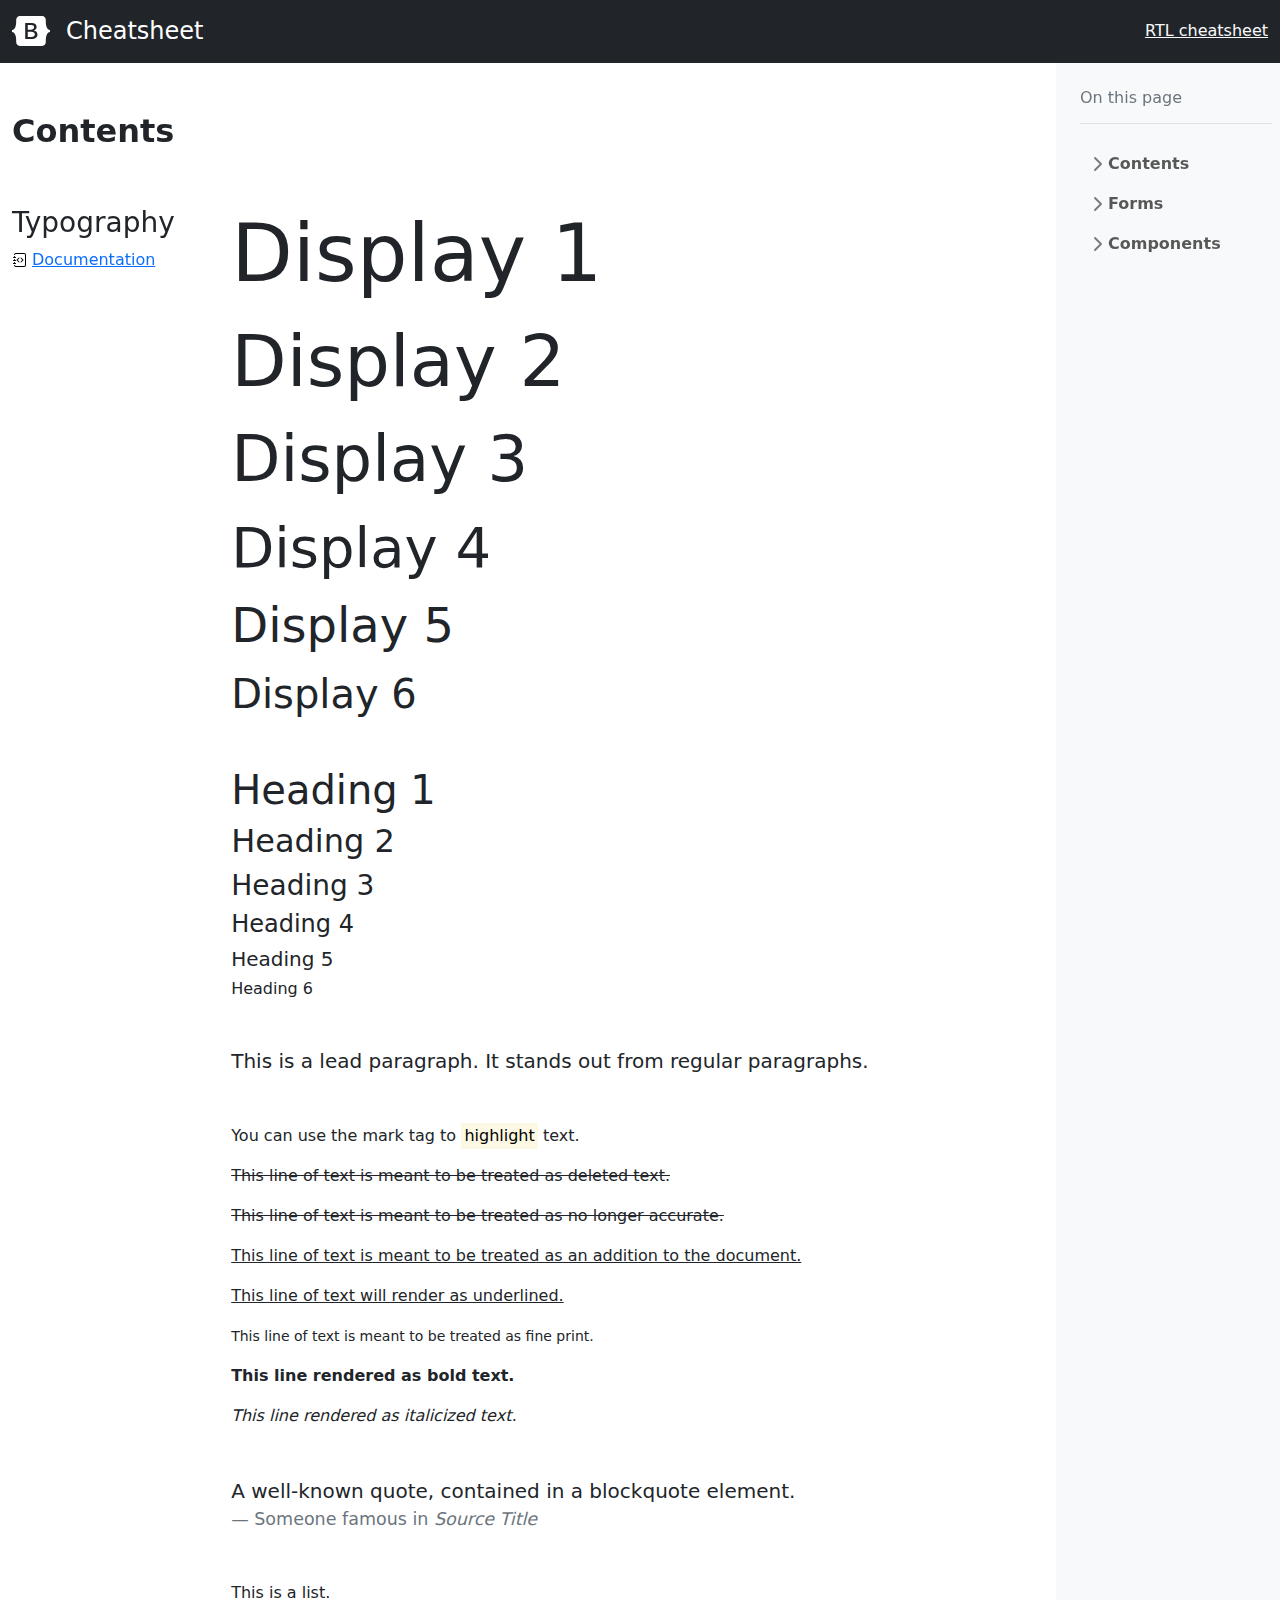
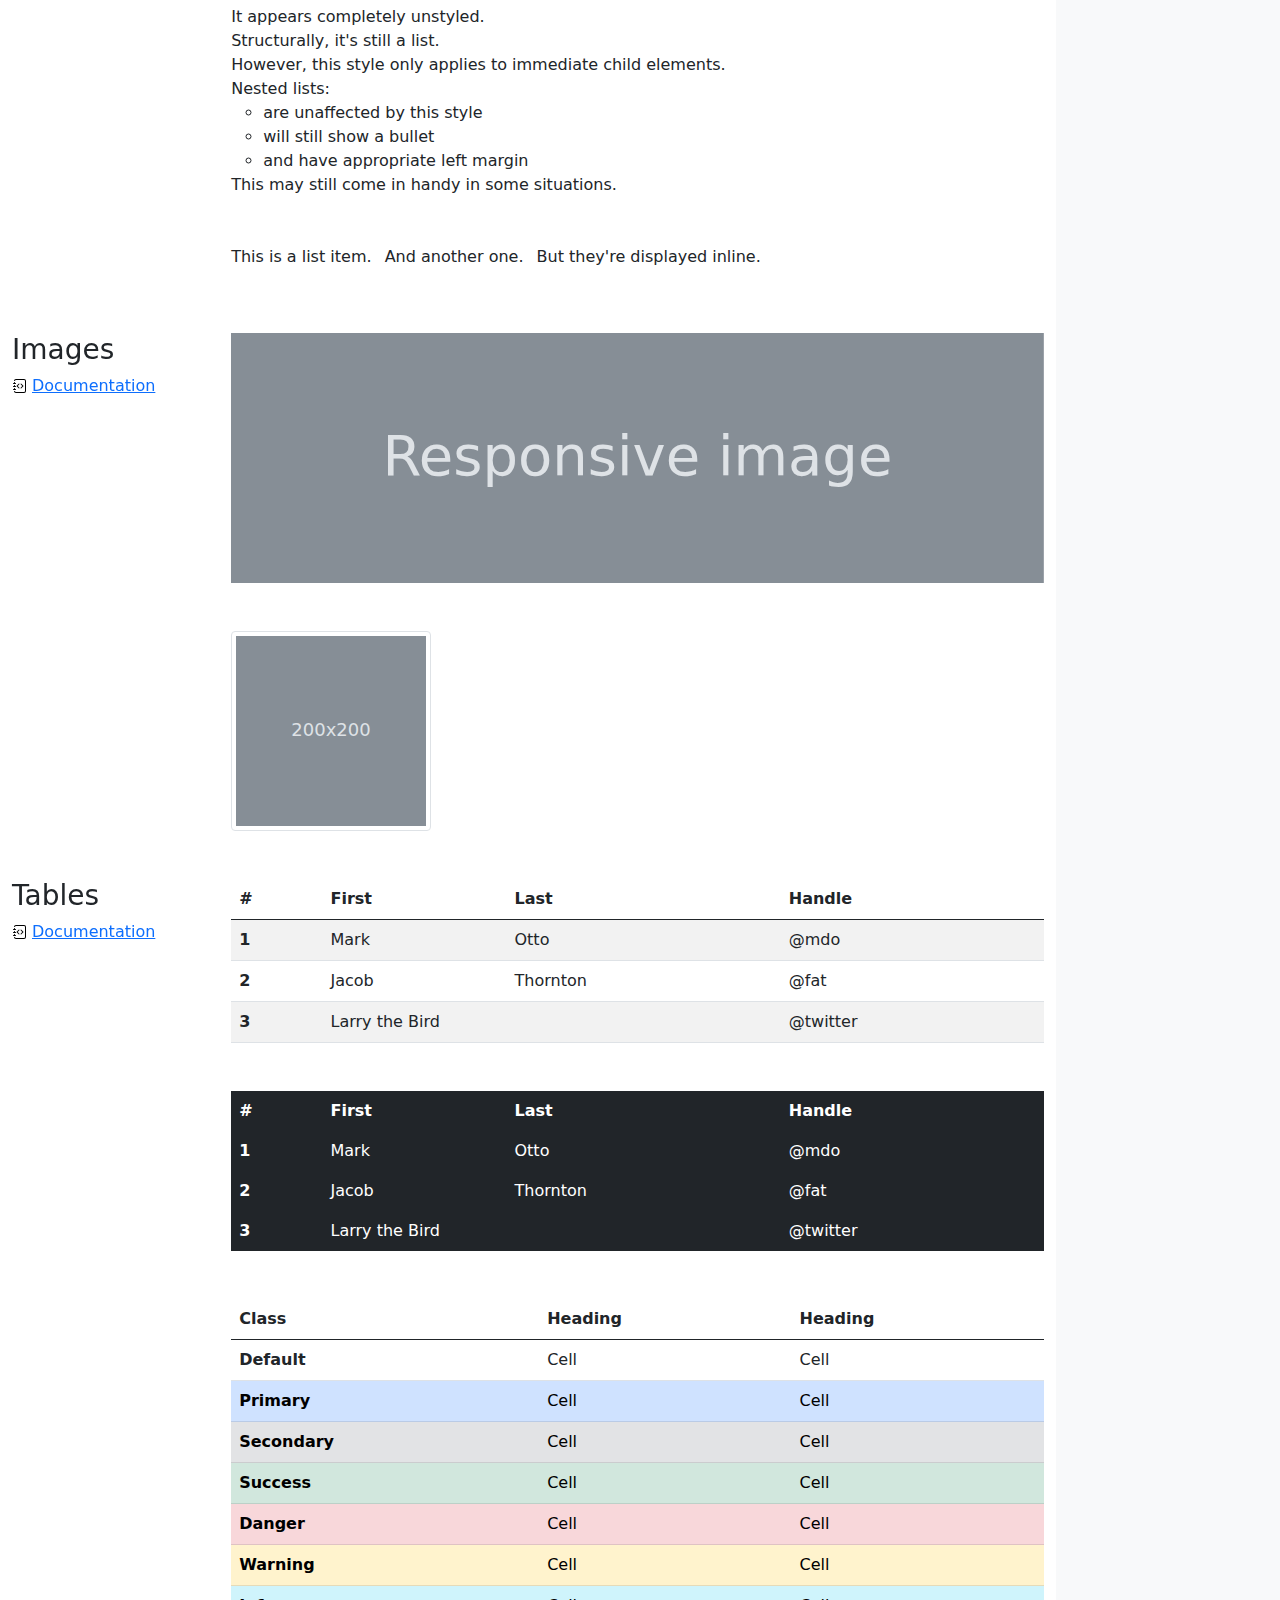
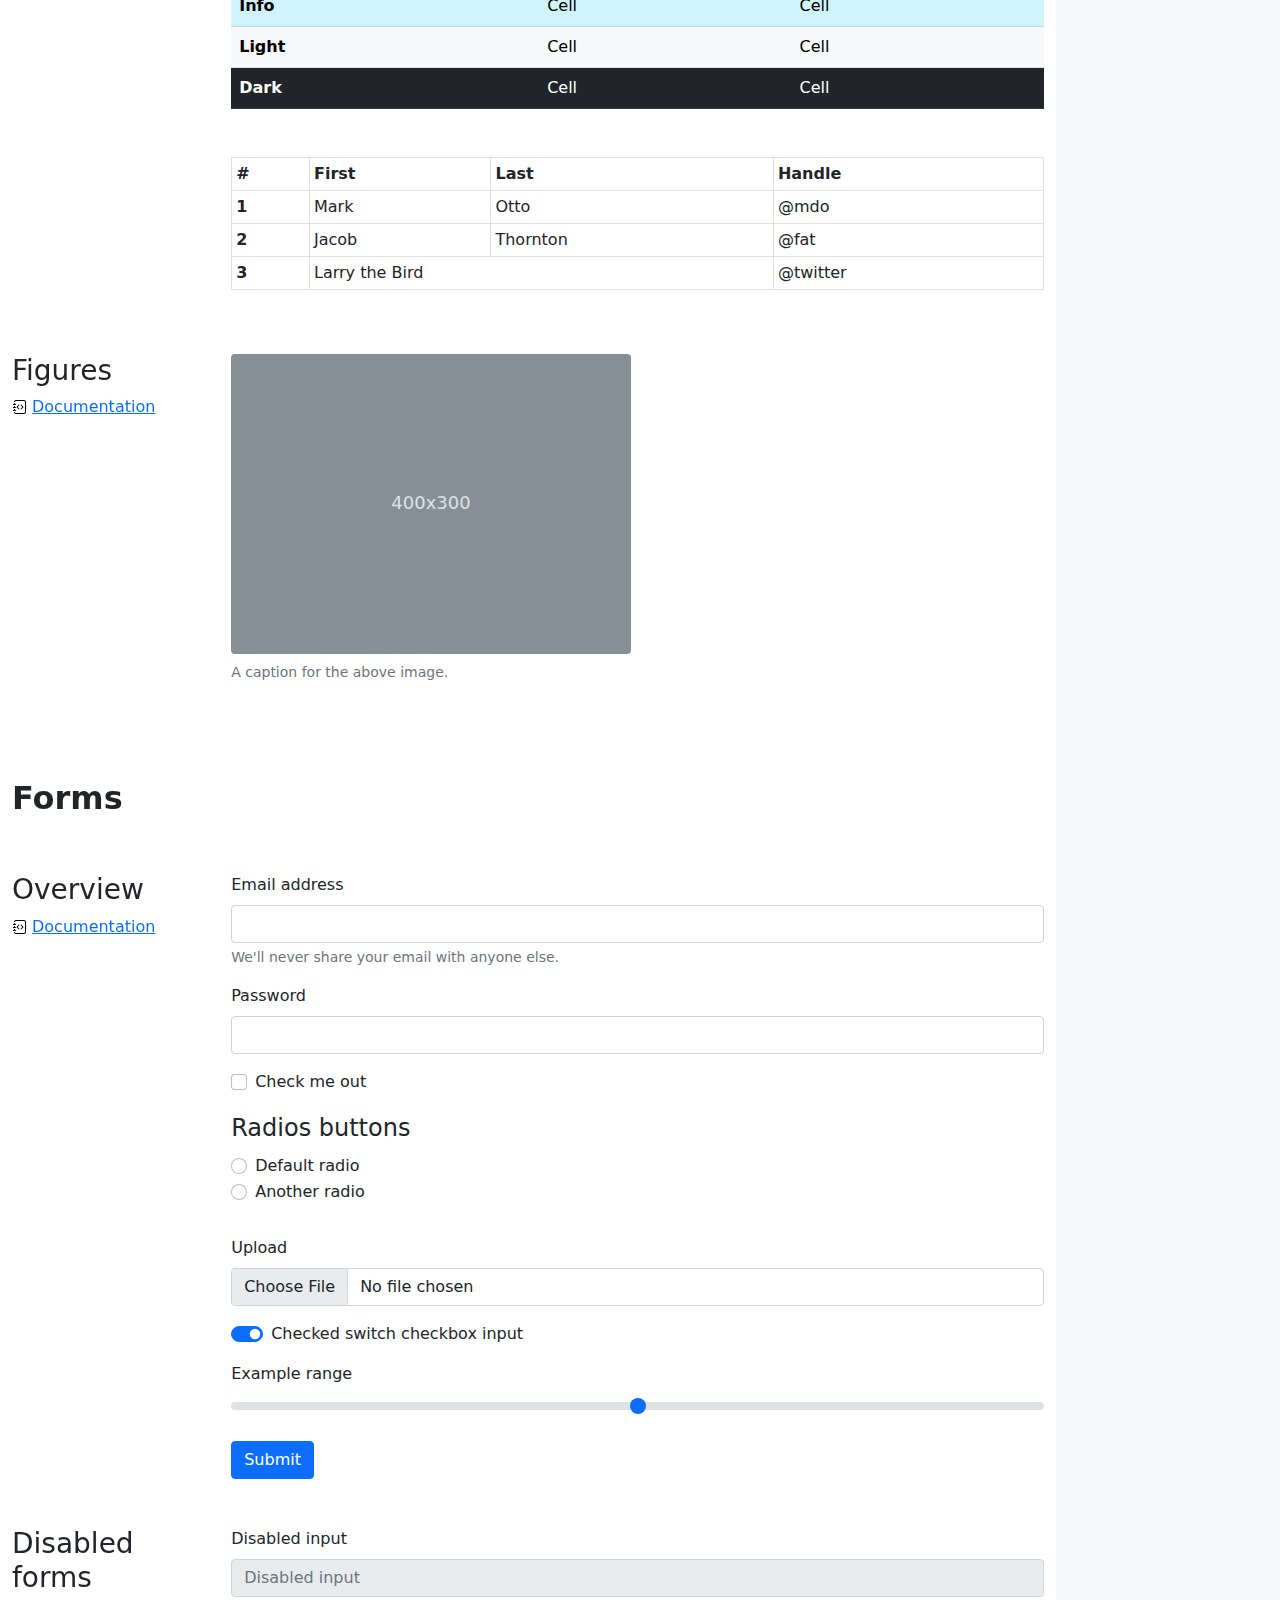
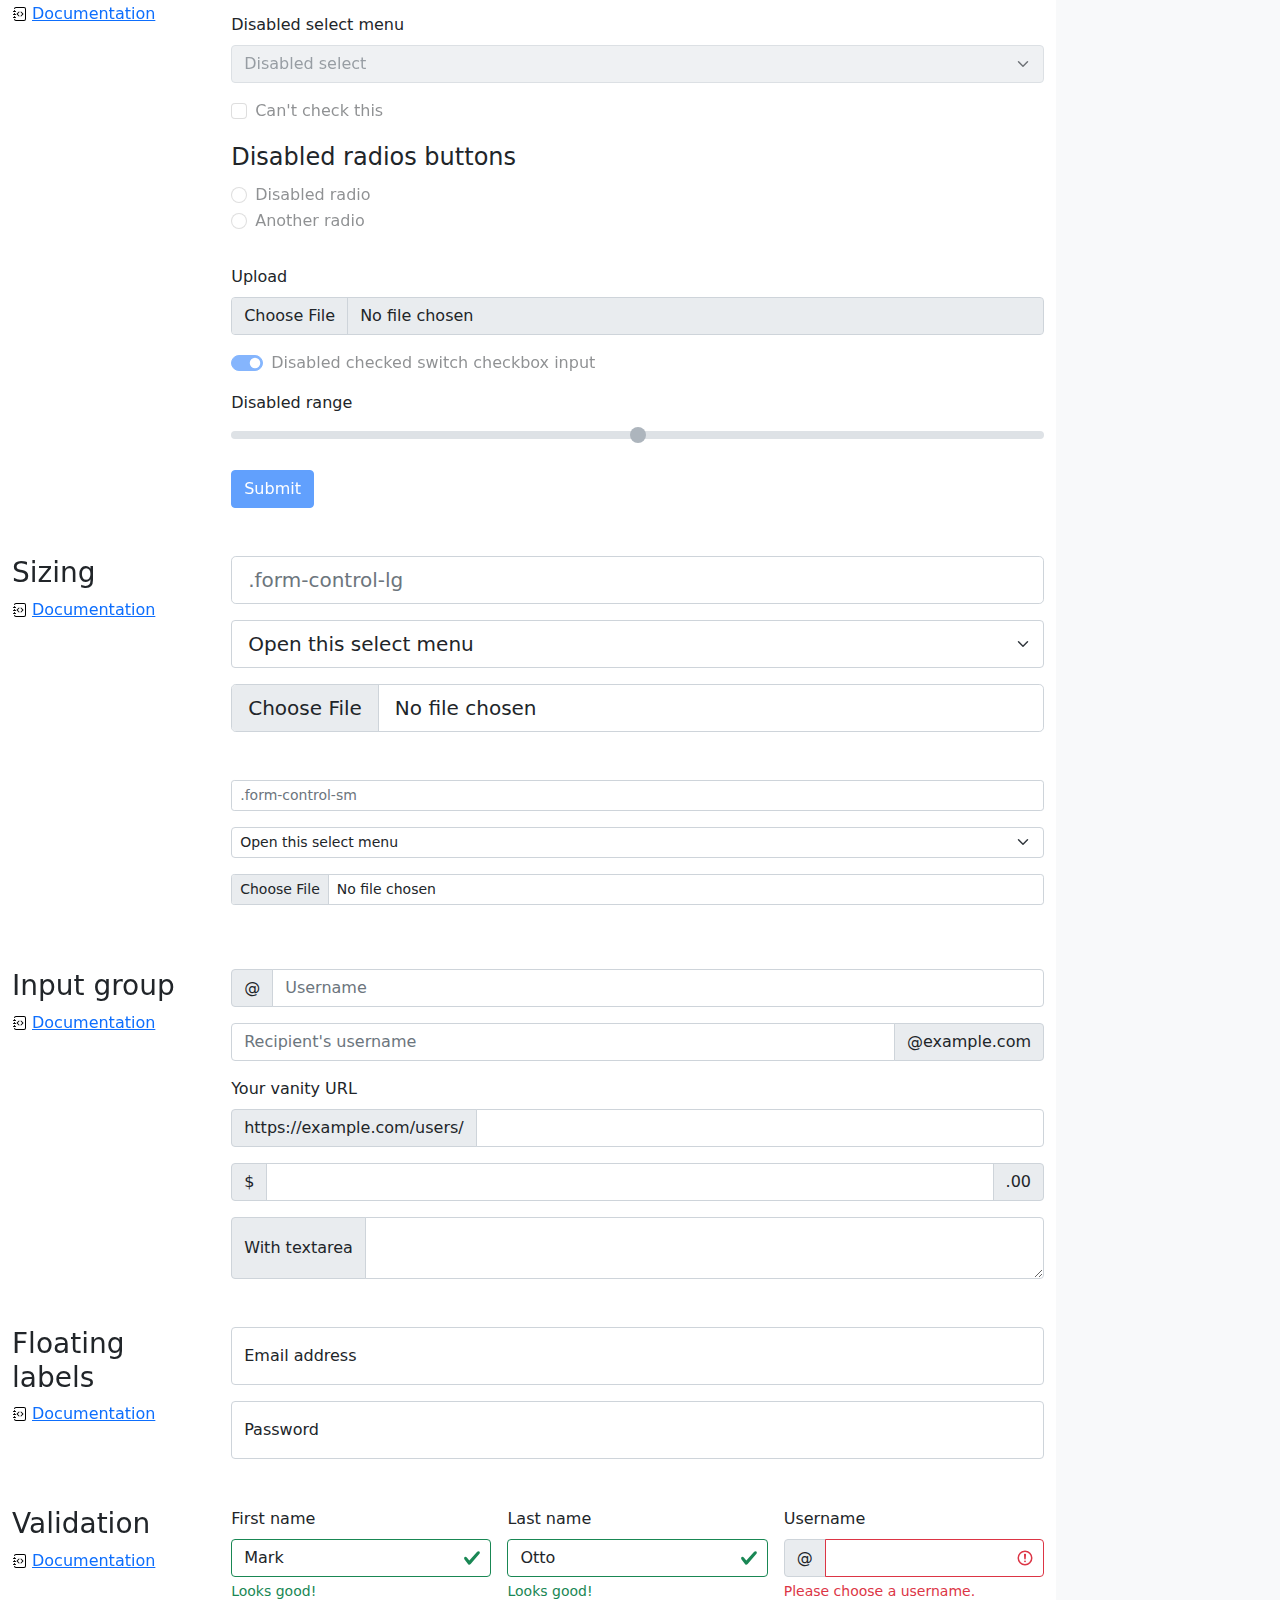
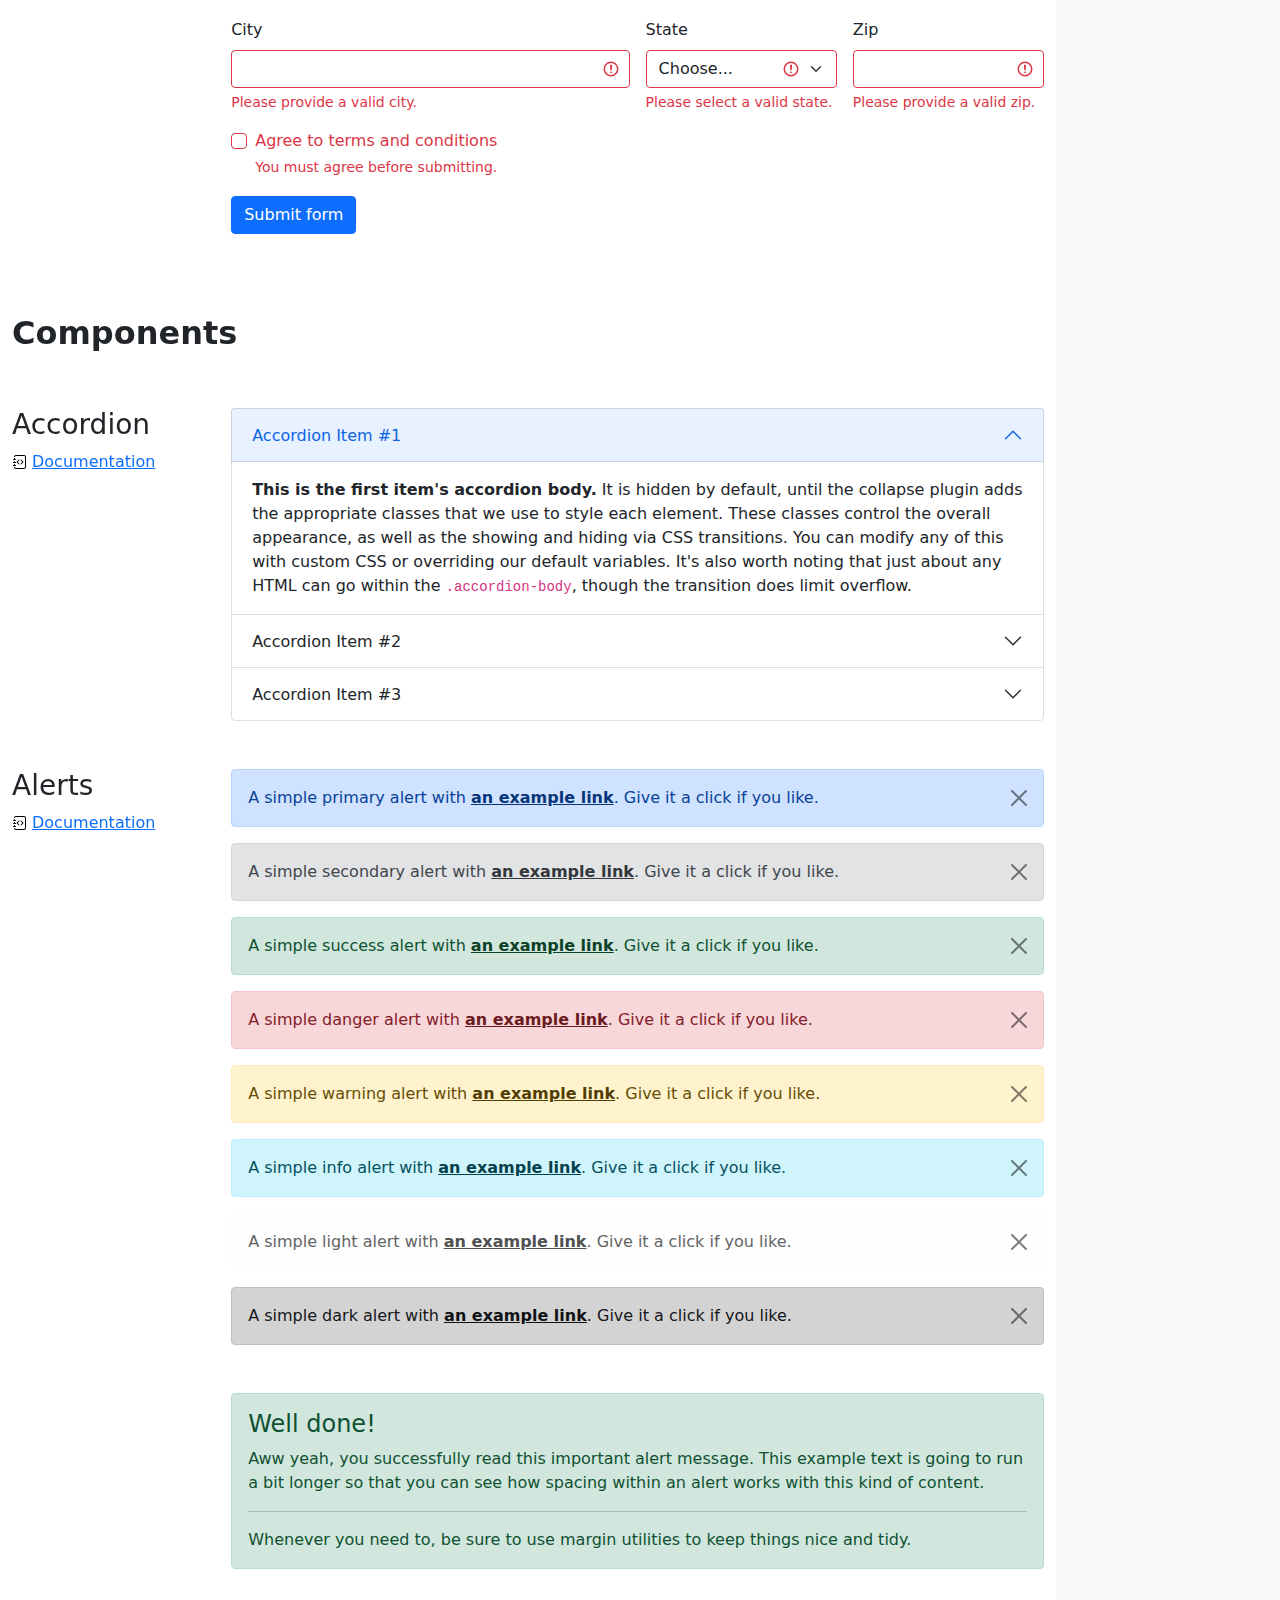
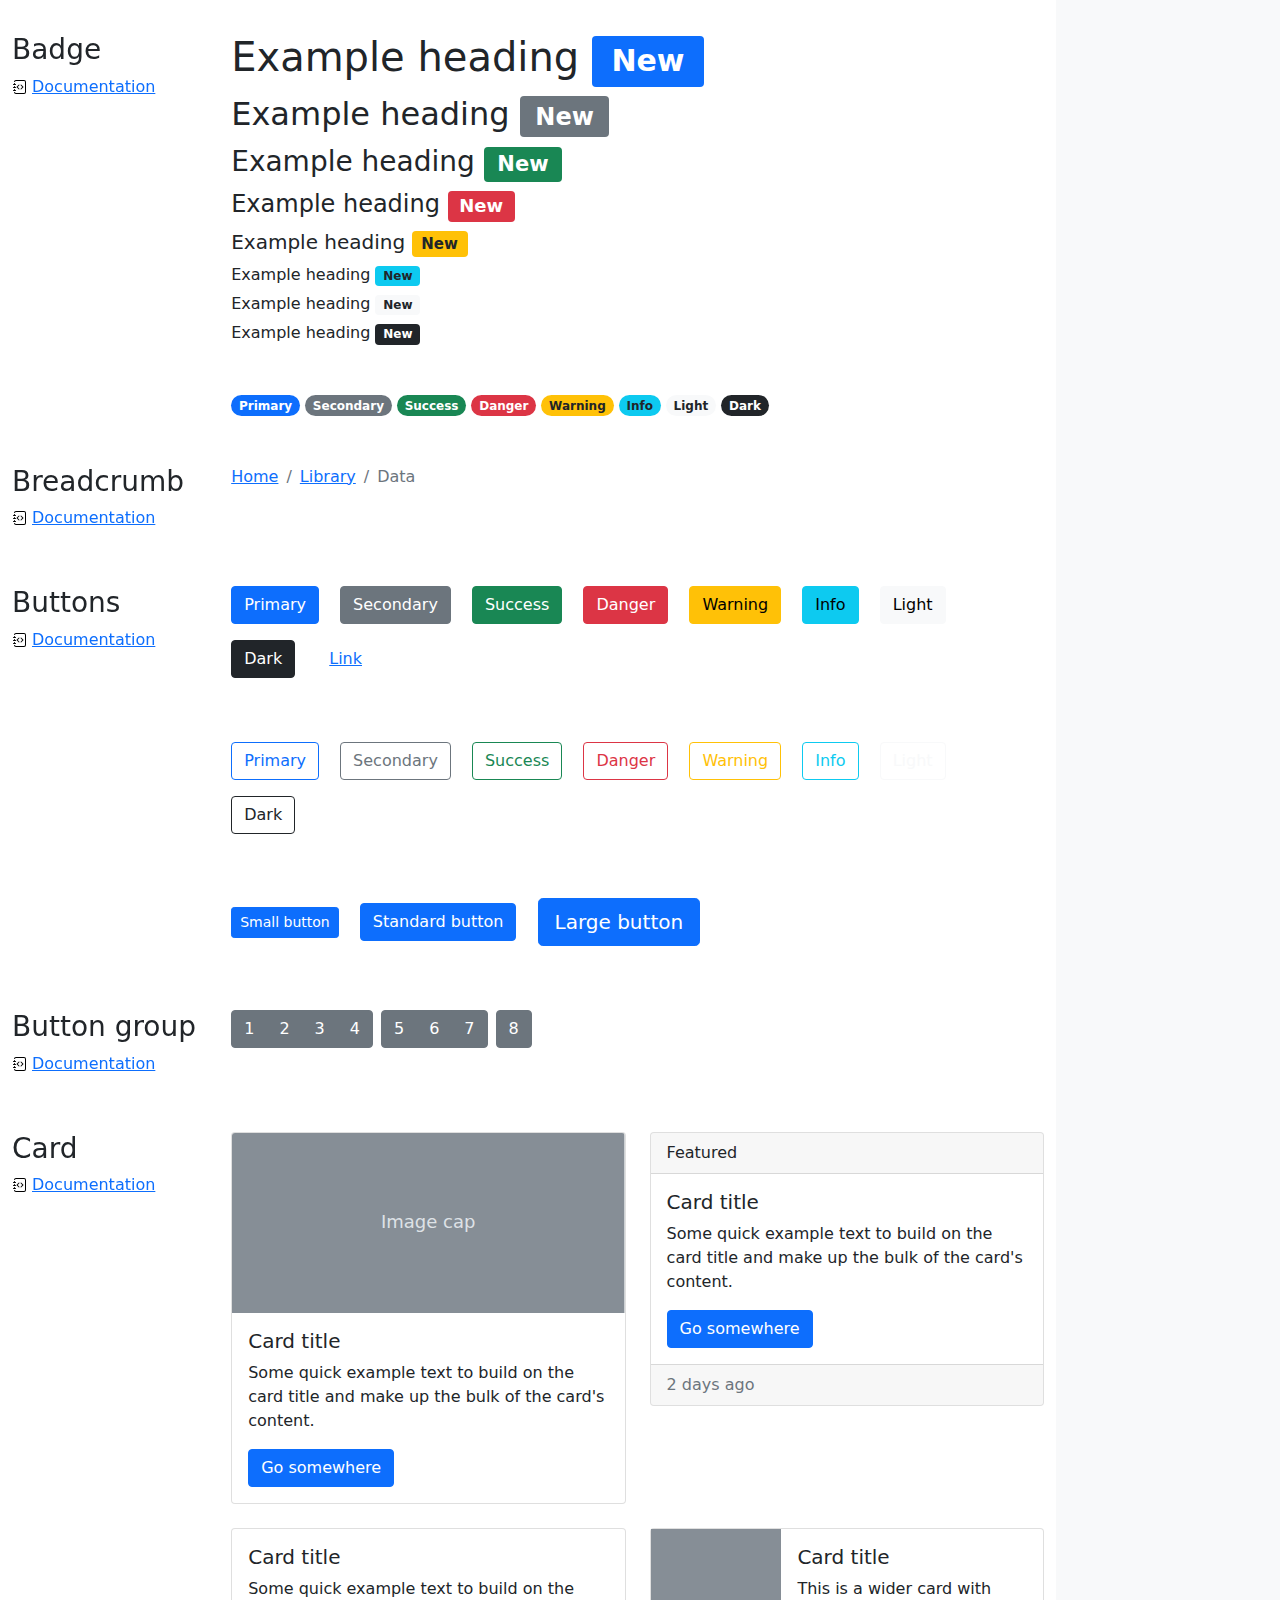
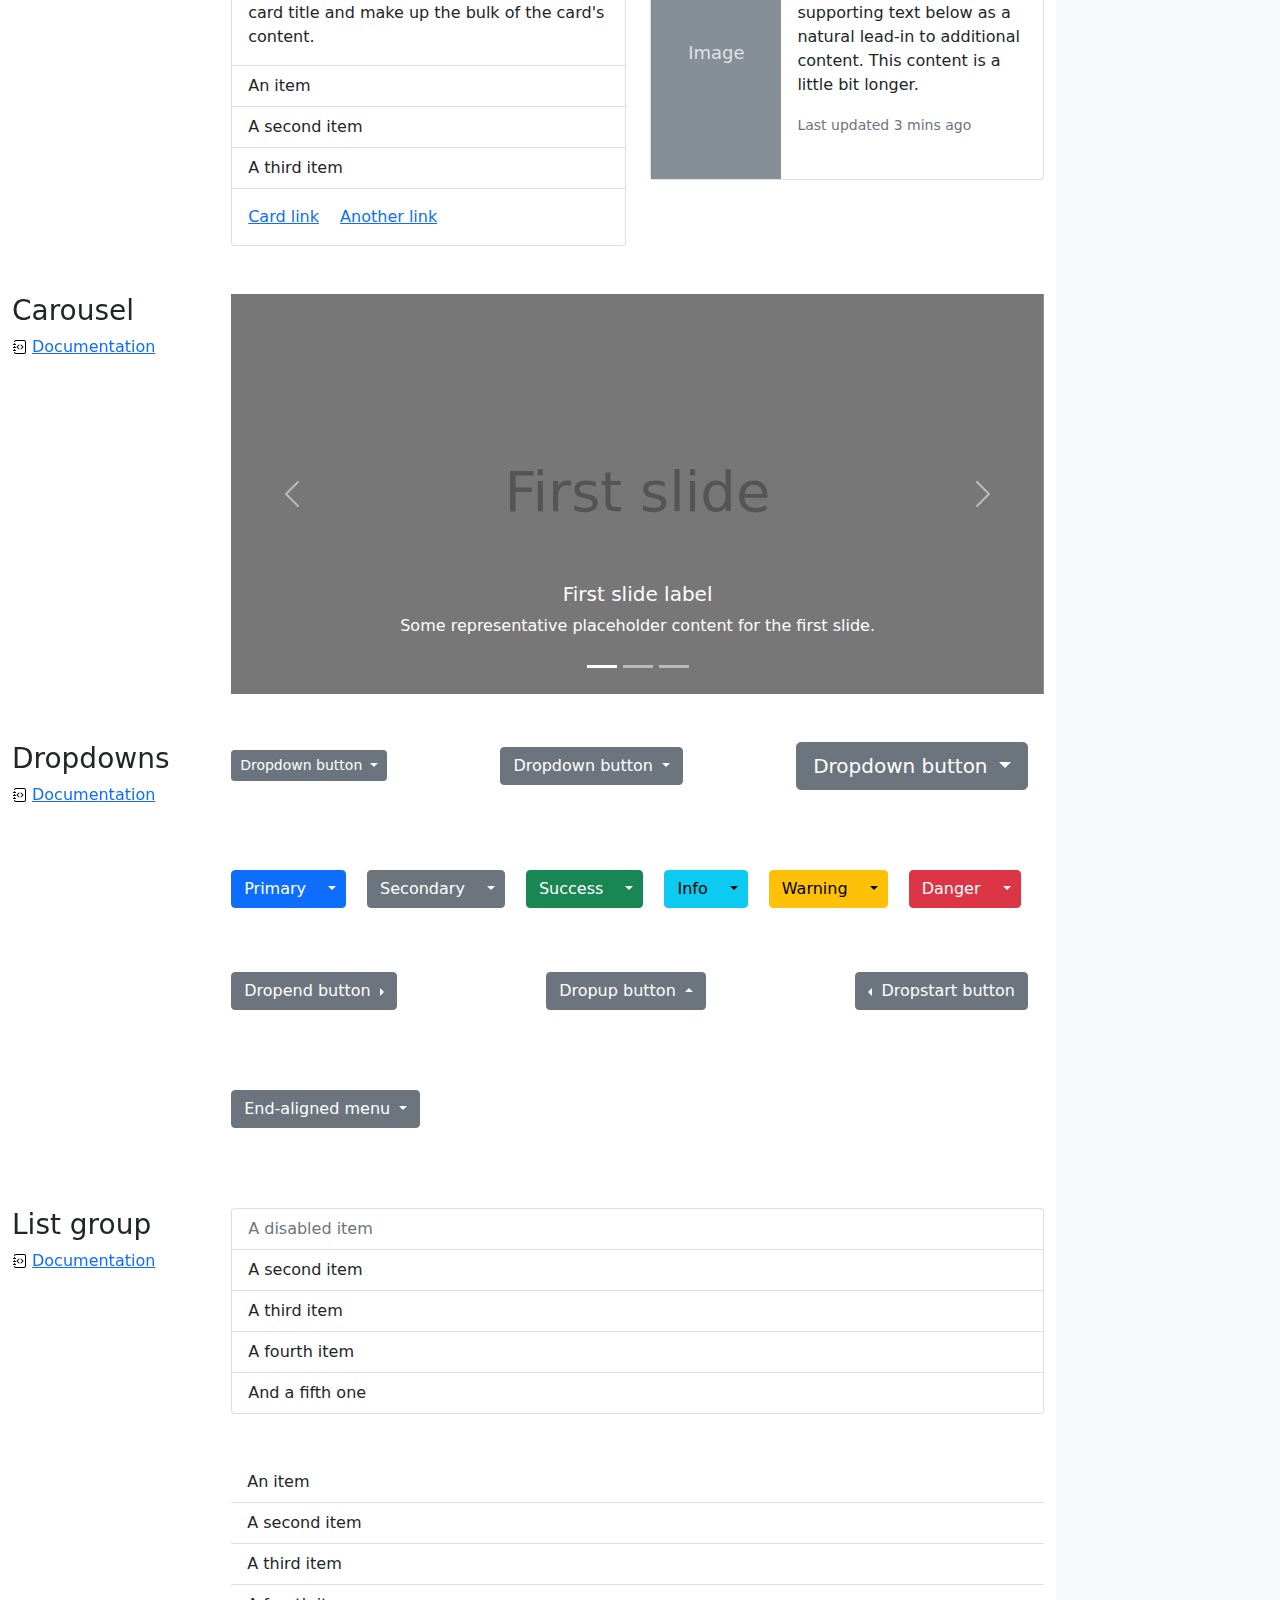
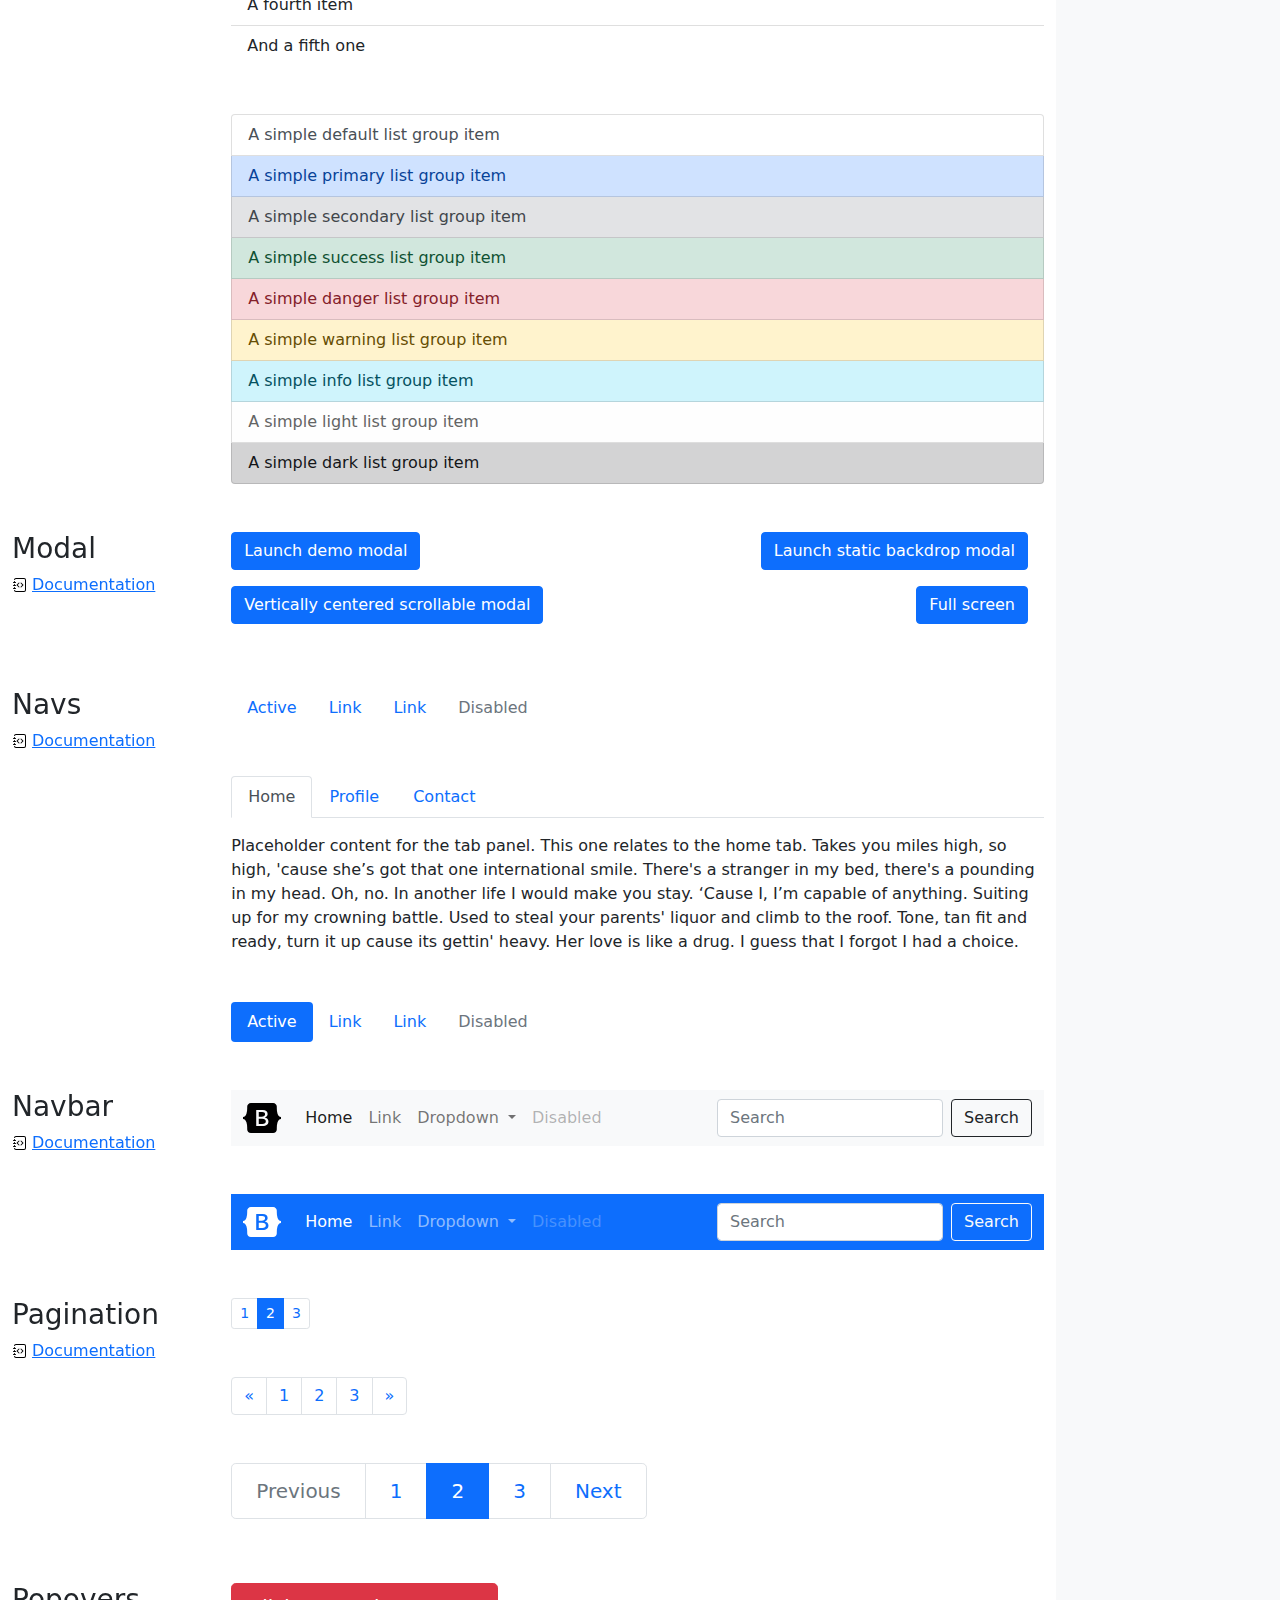
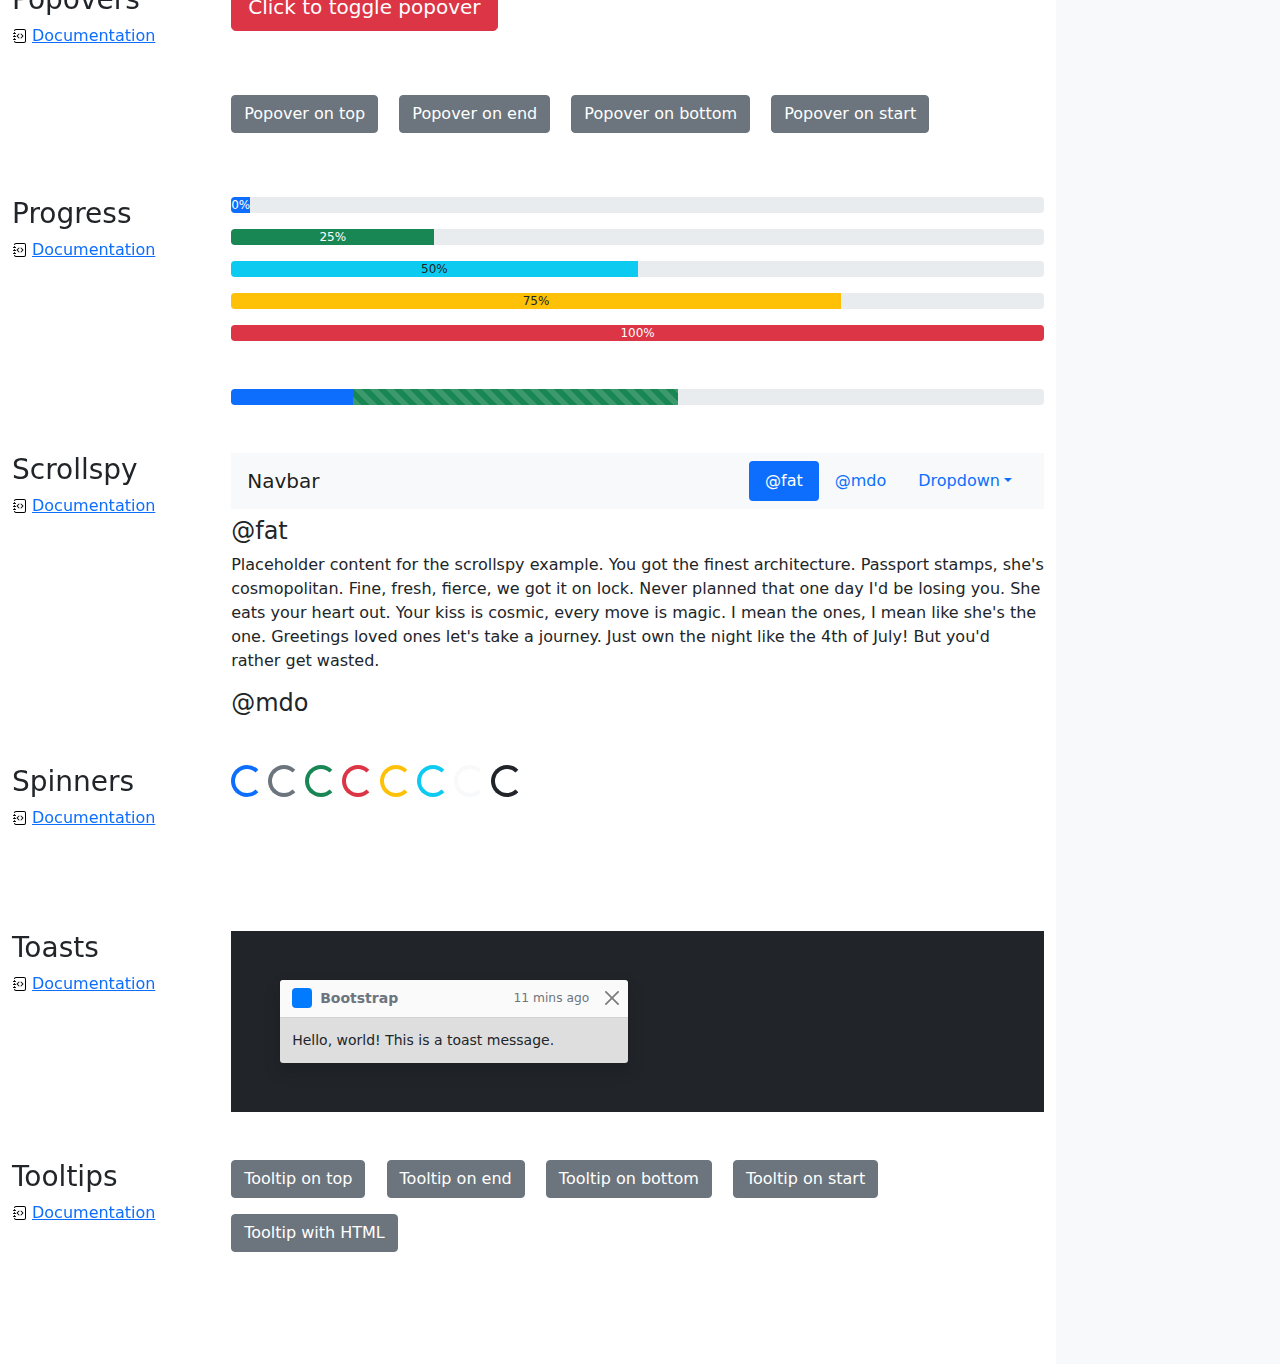
<file: cheatsheet/index.html>
<!doctype html>
<html lang="en">
  <head>
    <meta charset="utf-8">
    <meta name="viewport" content="width=device-width, initial-scale=1">
    <meta name="description" content="">
    <meta name="author" content="Mark Otto, Jacob Thornton, and Bootstrap contributors">
    <meta name="generator" content="Hugo 0.80.0">
    <title>Cheatsheet · Bootstrap v5.0</title>

    <link rel="canonical" href="https://getbootstrap.com/docs/5.0/examples/cheatsheet/">

    

    <!-- Bootstrap core CSS -->
<link href="../assets/dist/css/bootstrap.min.css" rel="stylesheet">

    <style>
      .bd-placeholder-img {
        font-size: 1.125rem;
        text-anchor: middle;
        -webkit-user-select: none;
        -moz-user-select: none;
        user-select: none;
      }

      @media (min-width: 768px) {
        .bd-placeholder-img-lg {
          font-size: 3.5rem;
        }
      }
    </style>

    
    <!-- Custom styles for this template -->
    <link href="cheatsheet.css" rel="stylesheet">
  </head>
  <body class="bg-light">
    
<header class="bd-header bg-dark py-3 d-flex align-items-stretch border-bottom border-dark">
  <div class="container-fluid d-flex align-items-center">
    <h1 class="d-flex align-items-center fs-4 text-white mb-0">
      <img src="../assets/brand/bootstrap-logo-white.svg" width="38" height="30" class="me-3" alt="Bootstrap">
      Cheatsheet
    </h1>
    <a href="../examples/cheatsheet-rtl/" class="ms-auto link-light" hreflang="ar">RTL cheatsheet</a>
  </div>
</header>
<aside class="bd-aside sticky-xl-top text-muted align-self-start mb-3 mb-xl-5 px-2">
  <h2 class="h6 pt-4 pb-3 mb-4 border-bottom">On this page</h2>
  <nav class="small" id="toc">
    <ul class="list-unstyled">
      <li class="my-2">
        <button class="btn d-inline-flex align-items-center collapsed" data-bs-toggle="collapse" aria-expanded="false" data-bs-target="#contents-collapse" aria-controls="contents-collapse">Contents</button>
        <ul class="list-unstyled ps-3 collapse" id="contents-collapse">
          <li><a class="d-inline-flex align-items-center rounded" href="#typography">Typography</a></li>
          <li><a class="d-inline-flex align-items-center rounded" href="#images">Images</a></li>
          <li><a class="d-inline-flex align-items-center rounded" href="#tables">Tables</a></li>
          <li><a class="d-inline-flex align-items-center rounded" href="#figures">Figures</a></li>
        </ul>
      </li>
      <li class="my-2">
        <button class="btn d-inline-flex align-items-center collapsed" data-bs-toggle="collapse" aria-expanded="false" data-bs-target="#forms-collapse" aria-controls="forms-collapse">Forms</button>
        <ul class="list-unstyled ps-3 collapse" id="forms-collapse">
          <li><a class="d-inline-flex align-items-center rounded" href="#overview">Overview</a></li>
          <li><a class="d-inline-flex align-items-center rounded" href="#disabled-forms">Disabled forms</a></li>
          <li><a class="d-inline-flex align-items-center rounded" href="#sizing">Sizing</a></li>
          <li><a class="d-inline-flex align-items-center rounded" href="#input-group">Input group</a></li>
          <li><a class="d-inline-flex align-items-center rounded" href="#floating-labels">Floating labels</a></li>
          <li><a class="d-inline-flex align-items-center rounded" href="#validation">Validation</a></li>
        </ul>
      </li>
      <li class="my-2">
        <button class="btn d-inline-flex align-items-center collapsed" data-bs-toggle="collapse" aria-expanded="false" data-bs-target="#components-collapse" aria-controls="components-collapse">Components</button>
        <ul class="list-unstyled ps-3 collapse" id="components-collapse">
          <li><a class="d-inline-flex align-items-center rounded" href="#accordion">Accordion</a></li>
          <li><a class="d-inline-flex align-items-center rounded" href="#alerts">Alerts</a></li>
          <li><a class="d-inline-flex align-items-center rounded" href="#badge">Badge</a></li>
          <li><a class="d-inline-flex align-items-center rounded" href="#breadcrumb">Breadcrumb</a></li>
          <li><a class="d-inline-flex align-items-center rounded" href="#buttons">Buttons</a></li>
          <li><a class="d-inline-flex align-items-center rounded" href="#button-group">Button group</a></li>
          <li><a class="d-inline-flex align-items-center rounded" href="#card">Card</a></li>
          <li><a class="d-inline-flex align-items-center rounded" href="#carousel">Carousel</a></li>
          <li><a class="d-inline-flex align-items-center rounded" href="#dropdowns">Dropdowns</a></li>
          <li><a class="d-inline-flex align-items-center rounded" href="#list-group">List group</a></li>
          <li><a class="d-inline-flex align-items-center rounded" href="#modal">Modal</a></li>
          <li><a class="d-inline-flex align-items-center rounded" href="#navs">Navs</a></li>
          <li><a class="d-inline-flex align-items-center rounded" href="#navbar">Navbar</a></li>
          <li><a class="d-inline-flex align-items-center rounded" href="#pagination">Pagination</a></li>
          <li><a class="d-inline-flex align-items-center rounded" href="#popovers">Popovers</a></li>
          <li><a class="d-inline-flex align-items-center rounded" href="#progress">Progress</a></li>
          <li><a class="d-inline-flex align-items-center rounded" href="#scrollspy">Scrollspy</a></li>
          <li><a class="d-inline-flex align-items-center rounded" href="#spinners">Spinners</a></li>
          <li><a class="d-inline-flex align-items-center rounded" href="#toasts">Toasts</a></li>
          <li><a class="d-inline-flex align-items-center rounded" href="#tooltips">Tooltips</a></li>
        </ul>
      </li>
    </ul>
  </nav>
</aside>
<div class="bd-cheatsheet container-fluid bg-body">
  <section id="content">
    <h2 class="sticky-xl-top fw-bold pt-3 pt-xl-5 pb-2 pb-xl-3">Contents</h2>

    <article class="my-3" id="typography">
      <div class="bd-heading sticky-xl-top align-self-start mt-5 mb-3 mt-xl-0 mb-xl-2">
        <h3>Typography</h3>
        <a class="d-flex align-items-center" href="../content/typography/">Documentation</a>
      </div>

      <div>
        <div class="bd-example">
        <p class="display-1">Display 1</p>
        <p class="display-2">Display 2</p>
        <p class="display-3">Display 3</p>
        <p class="display-4">Display 4</p>
        <p class="display-5">Display 5</p>
        <p class="display-6">Display 6</p>
        </div>

        <div class="bd-example">
        <p class="h1">Heading 1</p>
        <p class="h2">Heading 2</p>
        <p class="h3">Heading 3</p>
        <p class="h4">Heading 4</p>
        <p class="h5">Heading 5</p>
        <p class="h6">Heading 6</p>
        </div>

        <div class="bd-example">
        <p class="lead">
          This is a lead paragraph. It stands out from regular paragraphs.
        </p>
        </div>

        <div class="bd-example">
        <p>You can use the mark tag to <mark>highlight</mark> text.</p>
        <p><del>This line of text is meant to be treated as deleted text.</del></p>
        <p><s>This line of text is meant to be treated as no longer accurate.</s></p>
        <p><ins>This line of text is meant to be treated as an addition to the document.</ins></p>
        <p><u>This line of text will render as underlined.</u></p>
        <p><small>This line of text is meant to be treated as fine print.</small></p>
        <p><strong>This line rendered as bold text.</strong></p>
        <p><em>This line rendered as italicized text.</em></p>
        </div>

        <div class="bd-example">
        <blockquote class="blockquote">
          <p>A well-known quote, contained in a blockquote element.</p>
          <footer class="blockquote-footer">Someone famous in <cite title="Source Title">Source Title</cite></footer>
        </blockquote>
        </div>

        <div class="bd-example">
        <ul class="list-unstyled">
          <li>This is a list.</li>
          <li>It appears completely unstyled.</li>
          <li>Structurally, it's still a list.</li>
          <li>However, this style only applies to immediate child elements.</li>
          <li>Nested lists:
            <ul>
              <li>are unaffected by this style</li>
              <li>will still show a bullet</li>
              <li>and have appropriate left margin</li>
            </ul>
          </li>
          <li>This may still come in handy in some situations.</li>
        </ul>
        </div>

        <div class="bd-example">
        <ul class="list-inline">
          <li class="list-inline-item">This is a list item.</li>
          <li class="list-inline-item">And another one.</li>
          <li class="list-inline-item">But they're displayed inline.</li>
        </ul>
        </div>
      </div>
    </article>
    <article class="my-3" id="images">
      <div class="bd-heading sticky-xl-top align-self-start mt-5 mb-3 mt-xl-0 mb-xl-2">
        <h3>Images</h3>
        <a class="d-flex align-items-center" href="../content/images/">Documentation</a>
      </div>

      <div>
        <div class="bd-example">
        <svg class="bd-placeholder-img bd-placeholder-img-lg img-fluid" width="100%" height="250" xmlns="http://www.w3.org/2000/svg" role="img" aria-label="Placeholder: Responsive image" preserveAspectRatio="xMidYMid slice" focusable="false"><title>Placeholder</title><rect width="100%" height="100%" fill="#868e96"/><text x="50%" y="50%" fill="#dee2e6" dy=".3em">Responsive image</text></svg>

        </div>

        <div class="bd-example">
        <svg class="bd-placeholder-img img-thumbnail" width="200" height="200" xmlns="http://www.w3.org/2000/svg" role="img" aria-label="A generic square placeholder image with a white border around it, making it resemble a photograph taken with an old instant camera: 200x200" preserveAspectRatio="xMidYMid slice" focusable="false"><title>A generic square placeholder image with a white border around it, making it resemble a photograph taken with an old instant camera</title><rect width="100%" height="100%" fill="#868e96"/><text x="50%" y="50%" fill="#dee2e6" dy=".3em">200x200</text></svg>

        </div>
      </div>
    </article>
    <article class="my-3" id="tables">
      <div class="bd-heading sticky-xl-top align-self-start mt-5 mb-3 mt-xl-0 mb-xl-2">
        <h3>Tables</h3>
        <a class="d-flex align-items-center" href="../content/tables/">Documentation</a>
      </div>

      <div>
        <div class="bd-example">
        <table class="table table-striped">
          <thead>
          <tr>
            <th scope="col">#</th>
            <th scope="col">First</th>
            <th scope="col">Last</th>
            <th scope="col">Handle</th>
          </tr>
          </thead>
          <tbody>
          <tr>
            <th scope="row">1</th>
            <td>Mark</td>
            <td>Otto</td>
            <td>@mdo</td>
          </tr>
          <tr>
            <th scope="row">2</th>
            <td>Jacob</td>
            <td>Thornton</td>
            <td>@fat</td>
          </tr>
          <tr>
            <th scope="row">3</th>
            <td colspan="2">Larry the Bird</td>
            <td>@twitter</td>
          </tr>
          </tbody>
        </table>
        </div>

        <div class="bd-example">
        <table class="table table-dark table-borderless">
          <thead>
          <tr>
            <th scope="col">#</th>
            <th scope="col">First</th>
            <th scope="col">Last</th>
            <th scope="col">Handle</th>
          </tr>
          </thead>
          <tbody>
          <tr>
            <th scope="row">1</th>
            <td>Mark</td>
            <td>Otto</td>
            <td>@mdo</td>
          </tr>
          <tr>
            <th scope="row">2</th>
            <td>Jacob</td>
            <td>Thornton</td>
            <td>@fat</td>
          </tr>
          <tr>
            <th scope="row">3</th>
            <td colspan="2">Larry the Bird</td>
            <td>@twitter</td>
          </tr>
          </tbody>
        </table>
        </div>

        <div class="bd-example">
        <table class="table table-hover">
          <thead>
          <tr>
            <th scope="col">Class</th>
            <th scope="col">Heading</th>
            <th scope="col">Heading</th>
          </tr>
          </thead>
          <tbody>
          <tr>
            <th scope="row">Default</th>
            <td>Cell</td>
            <td>Cell</td>
          </tr>
          
          <tr class="table-primary">
            <th scope="row">Primary</th>
            <td>Cell</td>
            <td>Cell</td>
          </tr>
          <tr class="table-secondary">
            <th scope="row">Secondary</th>
            <td>Cell</td>
            <td>Cell</td>
          </tr>
          <tr class="table-success">
            <th scope="row">Success</th>
            <td>Cell</td>
            <td>Cell</td>
          </tr>
          <tr class="table-danger">
            <th scope="row">Danger</th>
            <td>Cell</td>
            <td>Cell</td>
          </tr>
          <tr class="table-warning">
            <th scope="row">Warning</th>
            <td>Cell</td>
            <td>Cell</td>
          </tr>
          <tr class="table-info">
            <th scope="row">Info</th>
            <td>Cell</td>
            <td>Cell</td>
          </tr>
          <tr class="table-light">
            <th scope="row">Light</th>
            <td>Cell</td>
            <td>Cell</td>
          </tr>
          <tr class="table-dark">
            <th scope="row">Dark</th>
            <td>Cell</td>
            <td>Cell</td>
          </tr>
          </tbody>
        </table>
        </div>

        <div class="bd-example">
        <table class="table table-sm table-bordered">
          <thead>
          <tr>
            <th scope="col">#</th>
            <th scope="col">First</th>
            <th scope="col">Last</th>
            <th scope="col">Handle</th>
          </tr>
          </thead>
          <tbody>
          <tr>
            <th scope="row">1</th>
            <td>Mark</td>
            <td>Otto</td>
            <td>@mdo</td>
          </tr>
          <tr>
            <th scope="row">2</th>
            <td>Jacob</td>
            <td>Thornton</td>
            <td>@fat</td>
          </tr>
          <tr>
            <th scope="row">3</th>
            <td colspan="2">Larry the Bird</td>
            <td>@twitter</td>
          </tr>
          </tbody>
        </table>
        </div>
      </div>
    </article>
    <article class="my-3" id="figures">
      <div class="bd-heading sticky-xl-top align-self-start mt-5 mb-3 mt-xl-0 mb-xl-2">
        <h3>Figures</h3>
        <a class="d-flex align-items-center" href="../content/figures/">Documentation</a>
      </div>

      <div>
        <div class="bd-example">
        <figure class="figure">
          <svg class="bd-placeholder-img figure-img img-fluid rounded" width="400" height="300" xmlns="http://www.w3.org/2000/svg" role="img" aria-label="Placeholder: 400x300" preserveAspectRatio="xMidYMid slice" focusable="false"><title>Placeholder</title><rect width="100%" height="100%" fill="#868e96"/><text x="50%" y="50%" fill="#dee2e6" dy=".3em">400x300</text></svg>

          <figcaption class="figure-caption">A caption for the above image.</figcaption>
        </figure>
        </div>
      </div>
    </article>
  </section>

  <section id="forms">
    <h2 class="sticky-xl-top fw-bold pt-3 pt-xl-5 pb-2 pb-xl-3">Forms</h2>

    <article class="my-3" id="overview">
      <div class="bd-heading sticky-xl-top align-self-start mt-5 mb-3 mt-xl-0 mb-xl-2">
        <h3>Overview</h3>
        <a class="d-flex align-items-center" href="../forms/overview/">Documentation</a>
      </div>

      <div>
        <div class="bd-example">
        <form>
          <div class="mb-3">
            <label for="exampleInputEmail1" class="form-label">Email address</label>
            <input type="email" class="form-control" id="exampleInputEmail1" aria-describedby="emailHelp">
            <div id="emailHelp" class="form-text">We'll never share your email with anyone else.</div>
          </div>
          <div class="mb-3">
            <label for="exampleInputPassword1" class="form-label">Password</label>
            <input type="password" class="form-control" id="exampleInputPassword1">
          </div>
          <div class="mb-3 form-check">
            <input type="checkbox" class="form-check-input" id="exampleCheck1">
            <label class="form-check-label" for="exampleCheck1">Check me out</label>
          </div>
          <fieldset class="mb-3">
            <legend>Radios buttons</legend>
            <div class="form-check">
              <input type="radio" name="radios" class="form-check-input" id="exampleRadio1">
              <label class="form-check-label" for="exampleRadio1">Default radio</label>
            </div>
            <div class="mb-3 form-check">
              <input type="radio" name="radios" class="form-check-input" id="exampleRadio2">
              <label class="form-check-label" for="exampleRadio2">Another radio</label>
            </div>
          </fieldset>
          <div class="mb-3">
            <label class="form-label" for="customFile">Upload</label>
            <input type="file" class="form-control" id="customFile">
          </div>
          <div class="mb-3 form-check form-switch">
            <input class="form-check-input" type="checkbox" id="flexSwitchCheckChecked" checked>
            <label class="form-check-label" for="flexSwitchCheckChecked">Checked switch checkbox input</label>
          </div>
          <div class="mb-3">
            <label for="customRange3" class="form-label">Example range</label>
            <input type="range" class="form-range" min="0" max="5" step="0.5" id="customRange3">
          </div>
          <button type="submit" class="btn btn-primary">Submit</button>
        </form>
        </div>
      </div>
    </article>
    <article class="my-3" id="disabled-forms">
      <div class="bd-heading sticky-xl-top align-self-start mt-5 mb-3 mt-xl-0 mb-xl-2">
        <h3>Disabled forms</h3>
        <a class="d-flex align-items-center" href="../forms/overview/#disabled-forms">Documentation</a>
      </div>

      <div>
        <div class="bd-example">
        <form>
          <fieldset disabled aria-label="Disabled fieldset example">
            <div class="mb-3">
              <label for="disabledTextInput" class="form-label">Disabled input</label>
              <input type="text" id="disabledTextInput" class="form-control" placeholder="Disabled input">
            </div>
            <div class="mb-3">
              <label for="disabledSelect" class="form-label">Disabled select menu</label>
              <select id="disabledSelect" class="form-select">
                <option>Disabled select</option>
              </select>
            </div>
            <div class="mb-3">
              <div class="form-check">
                <input class="form-check-input" type="checkbox" id="disabledFieldsetCheck" disabled>
                <label class="form-check-label" for="disabledFieldsetCheck">
                  Can't check this
                </label>
              </div>
            </div>
            <fieldset class="mb-3">
              <legend>Disabled radios buttons</legend>
              <div class="form-check">
                <input type="radio" name="radios" class="form-check-input" id="disabledRadio1" disabled>
                <label class="form-check-label" for="disabledRadio1">Disabled radio</label>
              </div>
              <div class="mb-3 form-check">
                <input type="radio" name="radios" class="form-check-input" id="disabledRadio2" disabled>
                <label class="form-check-label" for="disabledRadio2">Another radio</label>
              </div>
            </fieldset>
            <div class="mb-3">
              <label class="form-label" for="disabledCustomFile">Upload</label>
              <input type="file" class="form-control" id="disabledCustomFile" disabled>
            </div>
            <div class="mb-3 form-check form-switch">
              <input class="form-check-input" type="checkbox" id="disabledSwitchCheckChecked" checked disabled>
              <label class="form-check-label" for="disabledSwitchCheckChecked">Disabled checked switch checkbox input</label>
            </div>
            <div class="mb-3">
              <label for="disabledRange" class="form-label">Disabled range</label>
              <input type="range" class="form-range" min="0" max="5" step="0.5" id="disabledRange">
            </div>
            <button type="submit" class="btn btn-primary">Submit</button>
          </fieldset>
        </form>
        </div>
      </div>
    </article>
    <article class="my-3" id="sizing">
      <div class="bd-heading sticky-xl-top align-self-start mt-5 mb-3 mt-xl-0 mb-xl-2">
        <h3>Sizing</h3>
        <a class="d-flex align-items-center" href="../forms/form-control/#sizing">Documentation</a>
      </div>

      <div>
        <div class="bd-example">
        <div class="mb-3">
          <input class="form-control form-control-lg" type="text" placeholder=".form-control-lg" aria-label=".form-control-lg example">
        </div>
        <div class="mb-3">
          <select class="form-select form-select-lg mb-3" aria-label=".form-select-lg example">
            <option selected>Open this select menu</option>
            <option value="1">One</option>
            <option value="2">Two</option>
            <option value="3">Three</option>
          </select>
        </div>
        <div class="mb-3">
          <input type="file" class="form-control form-control-lg" aria-label="Large file input example">
        </div>
        </div>

        <div class="bd-example">
        <div class="mb-3">
          <input class="form-control form-control-sm" type="text" placeholder=".form-control-sm" aria-label=".form-control-sm example">
        </div>
        <div class="mb-3">
          <select class="form-select form-select-sm" aria-label=".form-select-sm example">
            <option selected>Open this select menu</option>
            <option value="1">One</option>
            <option value="2">Two</option>
            <option value="3">Three</option>
          </select>
        </div>
        <div class="mb-3">
          <input type="file" class="form-control form-control-sm" aria-label="Small file input example">
        </div>
        </div>
      </div>
    </article>
    <article class="my-3" id="input-group">
      <div class="bd-heading sticky-xl-top align-self-start mt-5 mb-3 mt-xl-0 mb-xl-2">
        <h3>Input group</h3>
        <a class="d-flex align-items-center" href="../forms/input-group/">Documentation</a>
      </div>

      <div>
        <div class="bd-example">
        <div class="input-group mb-3">
          <span class="input-group-text" id="basic-addon1">@</span>
          <input type="text" class="form-control" placeholder="Username" aria-label="Username" aria-describedby="basic-addon1">
        </div>
        <div class="input-group mb-3">
          <input type="text" class="form-control" placeholder="Recipient's username" aria-label="Recipient's username" aria-describedby="basic-addon2">
          <span class="input-group-text" id="basic-addon2">@example.com</span>
        </div>
        <label for="basic-url" class="form-label">Your vanity URL</label>
        <div class="input-group mb-3">
          <span class="input-group-text" id="basic-addon3">https://example.com/users/</span>
          <input type="text" class="form-control" id="basic-url" aria-describedby="basic-addon3">
        </div>
        <div class="input-group mb-3">
          <span class="input-group-text">$</span>
          <input type="text" class="form-control" aria-label="Amount (to the nearest dollar)">
          <span class="input-group-text">.00</span>
        </div>
        <div class="input-group">
          <span class="input-group-text">With textarea</span>
          <textarea class="form-control" aria-label="With textarea"></textarea>
        </div>
        </div>
      </div>
    </article>
    <article class="my-3" id="floating-labels">
      <div class="bd-heading sticky-xl-top align-self-start mt-5 mb-3 mt-xl-0 mb-xl-2">
        <h3>Floating labels</h3>
        <a class="d-flex align-items-center" href="../forms/floating-labels/">Documentation</a>
      </div>

      <div>
        <div class="bd-example">
        <form>
          <div class="form-floating mb-3">
            <input type="email" class="form-control" id="floatingInput" placeholder="name@example.com">
            <label for="floatingInput">Email address</label>
          </div>
          <div class="form-floating">
            <input type="password" class="form-control" id="floatingPassword" placeholder="Password">
            <label for="floatingPassword">Password</label>
          </div>
        </form>
        </div>
      </div>
    </article>
    <article class="my-3" id="validation">
      <div class="bd-heading sticky-xl-top align-self-start mt-5 mb-3 mt-xl-0 mb-xl-2">
        <h3>Validation</h3>
        <a class="d-flex align-items-center" href="../forms/validation/">Documentation</a>
      </div>

      <div>
        <div class="bd-example">
        <form class="row g-3">
          <div class="col-md-4">
            <label for="validationServer01" class="form-label">First name</label>
            <input type="text" class="form-control is-valid" id="validationServer01" value="Mark" required>
            <div class="valid-feedback">
              Looks good!
            </div>
          </div>
          <div class="col-md-4">
            <label for="validationServer02" class="form-label">Last name</label>
            <input type="text" class="form-control is-valid" id="validationServer02" value="Otto" required>
            <div class="valid-feedback">
              Looks good!
            </div>
          </div>
          <div class="col-md-4">
            <label for="validationServerUsername" class="form-label">Username</label>
            <div class="input-group has-validation">
              <span class="input-group-text" id="inputGroupPrepend3">@</span>
              <input type="text" class="form-control is-invalid" id="validationServerUsername" aria-describedby="inputGroupPrepend3" required>
              <div class="invalid-feedback">
                Please choose a username.
              </div>
            </div>
          </div>
          <div class="col-md-6">
            <label for="validationServer03" class="form-label">City</label>
            <input type="text" class="form-control is-invalid" id="validationServer03" required>
            <div class="invalid-feedback">
              Please provide a valid city.
            </div>
          </div>
          <div class="col-md-3">
            <label for="validationServer04" class="form-label">State</label>
            <select class="form-select is-invalid" id="validationServer04" required>
              <option selected disabled value="">Choose...</option>
              <option>...</option>
            </select>
            <div class="invalid-feedback">
              Please select a valid state.
            </div>
          </div>
          <div class="col-md-3">
            <label for="validationServer05" class="form-label">Zip</label>
            <input type="text" class="form-control is-invalid" id="validationServer05" required>
            <div class="invalid-feedback">
              Please provide a valid zip.
            </div>
          </div>
          <div class="col-12">
            <div class="form-check">
              <input class="form-check-input is-invalid" type="checkbox" value="" id="invalidCheck3" required>
              <label class="form-check-label" for="invalidCheck3">
                Agree to terms and conditions
              </label>
              <div class="invalid-feedback">
                You must agree before submitting.
              </div>
            </div>
          </div>
          <div class="col-12">
            <button class="btn btn-primary" type="submit">Submit form</button>
          </div>
        </form>
        </div>
      </div>
    </article>
  </section>

  <section id="components">
    <h2 class="sticky-xl-top fw-bold pt-3 pt-xl-5 pb-2 pb-xl-3">Components</h2>

    <article class="my-3" id="accordion">
      <div class="bd-heading sticky-xl-top align-self-start mt-5 mb-3 mt-xl-0 mb-xl-2">
        <h3>Accordion</h3>
        <a class="d-flex align-items-center" href="../components/accordion/">Documentation</a>
      </div>

      <div>
        <div class="bd-example">
        <div class="accordion" id="accordionExample">
          <div class="accordion-item">
            <h4 class="accordion-header" id="headingOne">
              <button class="accordion-button" type="button" data-bs-toggle="collapse" data-bs-target="#collapseOne" aria-expanded="true" aria-controls="collapseOne">
                Accordion Item #1
              </button>
            </h4>
            <div id="collapseOne" class="accordion-collapse collapse show" aria-labelledby="headingOne" data-bs-parent="#accordionExample">
              <div class="accordion-body">
                <strong>This is the first item's accordion body.</strong> It is hidden by default, until the collapse plugin adds the appropriate classes that we use to style each element. These classes control the overall appearance, as well as the showing and hiding via CSS transitions. You can modify any of this with custom CSS or overriding our default variables. It's also worth noting that just about any HTML can go within the <code>.accordion-body</code>, though the transition does limit overflow.
              </div>
            </div>
          </div>
          <div class="accordion-item">
            <h4 class="accordion-header" id="headingTwo">
              <button class="accordion-button collapsed" type="button" data-bs-toggle="collapse" data-bs-target="#collapseTwo" aria-expanded="false" aria-controls="collapseTwo">
                Accordion Item #2
              </button>
            </h4>
            <div id="collapseTwo" class="accordion-collapse collapse" aria-labelledby="headingTwo" data-bs-parent="#accordionExample">
              <div class="accordion-body">
                <strong>This is the second item's accordion body.</strong> It is hidden by default, until the collapse plugin adds the appropriate classes that we use to style each element. These classes control the overall appearance, as well as the showing and hiding via CSS transitions. You can modify any of this with custom CSS or overriding our default variables. It's also worth noting that just about any HTML can go within the <code>.accordion-body</code>, though the transition does limit overflow.
              </div>
            </div>
          </div>
          <div class="accordion-item">
            <h4 class="accordion-header" id="headingThree">
              <button class="accordion-button collapsed" type="button" data-bs-toggle="collapse" data-bs-target="#collapseThree" aria-expanded="false" aria-controls="collapseThree">
                Accordion Item #3
              </button>
            </h4>
            <div id="collapseThree" class="accordion-collapse collapse" aria-labelledby="headingThree" data-bs-parent="#accordionExample">
              <div class="accordion-body">
                <strong>This is the third item's accordion body.</strong> It is hidden by default, until the collapse plugin adds the appropriate classes that we use to style each element. These classes control the overall appearance, as well as the showing and hiding via CSS transitions. You can modify any of this with custom CSS or overriding our default variables. It's also worth noting that just about any HTML can go within the <code>.accordion-body</code>, though the transition does limit overflow.
              </div>
            </div>
          </div>
        </div>
        </div>
      </div>
    </article>
    <article class="my-3" id="alerts">
      <div class="bd-heading sticky-xl-top align-self-start mt-5 mb-3 mt-xl-0 mb-xl-2">
        <h3>Alerts</h3>
        <a class="d-flex align-items-center" href="../components/alerts/">Documentation</a>
      </div>

      <div>
        <div class="bd-example">
        
        <div class="alert alert-primary alert-dismissible fade show" role="alert">
          A simple primary alert with <a href="#" class="alert-link">an example link</a>. Give it a click if you like.
          <button type="button" class="btn-close" data-bs-dismiss="alert" aria-label="Close"></button>
        </div>
        <div class="alert alert-secondary alert-dismissible fade show" role="alert">
          A simple secondary alert with <a href="#" class="alert-link">an example link</a>. Give it a click if you like.
          <button type="button" class="btn-close" data-bs-dismiss="alert" aria-label="Close"></button>
        </div>
        <div class="alert alert-success alert-dismissible fade show" role="alert">
          A simple success alert with <a href="#" class="alert-link">an example link</a>. Give it a click if you like.
          <button type="button" class="btn-close" data-bs-dismiss="alert" aria-label="Close"></button>
        </div>
        <div class="alert alert-danger alert-dismissible fade show" role="alert">
          A simple danger alert with <a href="#" class="alert-link">an example link</a>. Give it a click if you like.
          <button type="button" class="btn-close" data-bs-dismiss="alert" aria-label="Close"></button>
        </div>
        <div class="alert alert-warning alert-dismissible fade show" role="alert">
          A simple warning alert with <a href="#" class="alert-link">an example link</a>. Give it a click if you like.
          <button type="button" class="btn-close" data-bs-dismiss="alert" aria-label="Close"></button>
        </div>
        <div class="alert alert-info alert-dismissible fade show" role="alert">
          A simple info alert with <a href="#" class="alert-link">an example link</a>. Give it a click if you like.
          <button type="button" class="btn-close" data-bs-dismiss="alert" aria-label="Close"></button>
        </div>
        <div class="alert alert-light alert-dismissible fade show" role="alert">
          A simple light alert with <a href="#" class="alert-link">an example link</a>. Give it a click if you like.
          <button type="button" class="btn-close" data-bs-dismiss="alert" aria-label="Close"></button>
        </div>
        <div class="alert alert-dark alert-dismissible fade show" role="alert">
          A simple dark alert with <a href="#" class="alert-link">an example link</a>. Give it a click if you like.
          <button type="button" class="btn-close" data-bs-dismiss="alert" aria-label="Close"></button>
        </div>
        </div>

        <div class="bd-example">
        <div class="alert alert-success" role="alert">
          <h4 class="alert-heading">Well done!</h4>
          <p>Aww yeah, you successfully read this important alert message. This example text is going to run a bit longer so that you can see how spacing within an alert works with this kind of content.</p>
          <hr>
          <p class="mb-0">Whenever you need to, be sure to use margin utilities to keep things nice and tidy.</p>
        </div>
        </div>
      </div>
    </article>
    <article class="my-3" id="badge">
      <div class="bd-heading sticky-xl-top align-self-start mt-5 mb-3 mt-xl-0 mb-xl-2">
        <h3>Badge</h3>
        <a class="d-flex align-items-center" href="../components/badge/">Documentation</a>
      </div>

      <div>
        <div class="bd-example">
        <p class="h1">Example heading <span class="badge bg-primary">New</span></p>
        <p class="h2">Example heading <span class="badge bg-secondary">New</span></p>
        <p class="h3">Example heading <span class="badge bg-success">New</span></p>
        <p class="h4">Example heading <span class="badge bg-danger">New</span></p>
        <p class="h5">Example heading <span class="badge bg-warning text-dark">New</span></p>
        <p class="h6">Example heading <span class="badge bg-info text-dark">New</span></p>
        <p class="h6">Example heading <span class="badge bg-light text-dark">New</span></p>
        <p class="h6">Example heading <span class="badge bg-dark">New</span></p>
        </div>

        <div class="bd-example">
        
        <span class="badge rounded-pill bg-primary">Primary</span>
        <span class="badge rounded-pill bg-secondary">Secondary</span>
        <span class="badge rounded-pill bg-success">Success</span>
        <span class="badge rounded-pill bg-danger">Danger</span>
        <span class="badge rounded-pill bg-warning text-dark">Warning</span>
        <span class="badge rounded-pill bg-info text-dark">Info</span>
        <span class="badge rounded-pill bg-light text-dark">Light</span>
        <span class="badge rounded-pill bg-dark">Dark</span>
        </div>
      </div>
    </article>
    <article class="my-3" id="breadcrumb">
      <div class="bd-heading sticky-xl-top align-self-start mt-5 mb-3 mt-xl-0 mb-xl-2">
        <h3>Breadcrumb</h3>
        <a class="d-flex align-items-center" href="../components/breadcrumb/">Documentation</a>
      </div>

      <div>
        <div class="bd-example">
        <nav aria-label="breadcrumb">
          <ol class="breadcrumb">
            <li class="breadcrumb-item"><a href="#">Home</a></li>
            <li class="breadcrumb-item"><a href="#">Library</a></li>
            <li class="breadcrumb-item active" aria-current="page">Data</li>
          </ol>
        </nav>
        </div>
      </div>
    </article>
    <article class="my-3" id="buttons">
      <div class="bd-heading sticky-xl-top align-self-start mt-5 mb-3 mt-xl-0 mb-xl-2">
        <h3>Buttons</h3>
        <a class="d-flex align-items-center" href="../components/buttons/">Documentation</a>
      </div>

      <div>
        <div class="bd-example">
        
        <button type="button" class="btn btn-primary">Primary</button>
        <button type="button" class="btn btn-secondary">Secondary</button>
        <button type="button" class="btn btn-success">Success</button>
        <button type="button" class="btn btn-danger">Danger</button>
        <button type="button" class="btn btn-warning">Warning</button>
        <button type="button" class="btn btn-info">Info</button>
        <button type="button" class="btn btn-light">Light</button>
        <button type="button" class="btn btn-dark">Dark</button>

        <button type="button" class="btn btn-link">Link</button>
        </div>

        <div class="bd-example">
        
        <button type="button" class="btn btn-outline-primary">Primary</button>
        <button type="button" class="btn btn-outline-secondary">Secondary</button>
        <button type="button" class="btn btn-outline-success">Success</button>
        <button type="button" class="btn btn-outline-danger">Danger</button>
        <button type="button" class="btn btn-outline-warning">Warning</button>
        <button type="button" class="btn btn-outline-info">Info</button>
        <button type="button" class="btn btn-outline-light">Light</button>
        <button type="button" class="btn btn-outline-dark">Dark</button>
        </div>

        <div class="bd-example">
        <button type="button" class="btn btn-primary btn-sm">Small button</button>
        <button type="button" class="btn btn-primary">Standard button</button>
        <button type="button" class="btn btn-primary btn-lg">Large button</button>
        </div>
      </div>
    </article>
    <article class="my-3" id="button-group">
      <div class="bd-heading sticky-xl-top align-self-start mt-5 mb-3 mt-xl-0 mb-xl-2">
        <h3>Button group</h3>
        <a class="d-flex align-items-center" href="../components/button-group/">Documentation</a>
      </div>

      <div>
        <div class="bd-example">
        <div class="btn-toolbar" role="toolbar" aria-label="Toolbar with button groups">
          <div class="btn-group me-2" role="group" aria-label="First group">
            <button type="button" class="btn btn-secondary">1</button>
            <button type="button" class="btn btn-secondary">2</button>
            <button type="button" class="btn btn-secondary">3</button>
            <button type="button" class="btn btn-secondary">4</button>
          </div>
          <div class="btn-group me-2" role="group" aria-label="Second group">
            <button type="button" class="btn btn-secondary">5</button>
            <button type="button" class="btn btn-secondary">6</button>
            <button type="button" class="btn btn-secondary">7</button>
          </div>
          <div class="btn-group" role="group" aria-label="Third group">
            <button type="button" class="btn btn-secondary">8</button>
          </div>
        </div>
        </div>
      </div>
    </article>
    <article class="my-3" id="card">
      <div class="bd-heading sticky-xl-top align-self-start mt-5 mb-3 mt-xl-0 mb-xl-2">
        <h3>Card</h3>
        <a class="d-flex align-items-center" href="../components/card/">Documentation</a>
      </div>

      <div>
        <div class="bd-example">
        <div class="row  row-cols-1 row-cols-md-2 g-4">
          <div class="col">
            <div class="card">
              <svg class="bd-placeholder-img card-img-top" width="100%" height="180" xmlns="http://www.w3.org/2000/svg" role="img" aria-label="Placeholder: Image cap" preserveAspectRatio="xMidYMid slice" focusable="false"><title>Placeholder</title><rect width="100%" height="100%" fill="#868e96"/><text x="50%" y="50%" fill="#dee2e6" dy=".3em">Image cap</text></svg>

              <div class="card-body">
                <h5 class="card-title">Card title</h5>
                <p class="card-text">Some quick example text to build on the card title and make up the bulk of the card's content.</p>
                <a href="#" class="btn btn-primary">Go somewhere</a>
              </div>
            </div>
          </div>
          <div class="col">
            <div class="card">
              <div class="card-header">
                Featured
              </div>
              <div class="card-body">
                <h5 class="card-title">Card title</h5>
                <p class="card-text">Some quick example text to build on the card title and make up the bulk of the card's content.</p>
                <a href="#" class="btn btn-primary">Go somewhere</a>
              </div>
              <div class="card-footer text-muted">
                2 days ago
              </div>
            </div>
          </div>
          <div class="col">
            <div class="card">
              <div class="card-body">
                <h5 class="card-title">Card title</h5>
                <p class="card-text">Some quick example text to build on the card title and make up the bulk of the card's content.</p>
              </div>
              <ul class="list-group list-group-flush">
                <li class="list-group-item">An item</li>
                <li class="list-group-item">A second item</li>
                <li class="list-group-item">A third item</li>
              </ul>
              <div class="card-body">
                <a href="#" class="card-link">Card link</a>
                <a href="#" class="card-link">Another link</a>
              </div>
            </div>
          </div>
          <div class="col">
            <div class="card">
              <div class="row g-0">
                <div class="col-md-4">
                  <svg class="bd-placeholder-img" width="100%" height="250" xmlns="http://www.w3.org/2000/svg" role="img" aria-label="Placeholder: Image" preserveAspectRatio="xMidYMid slice" focusable="false"><title>Placeholder</title><rect width="100%" height="100%" fill="#868e96"/><text x="50%" y="50%" fill="#dee2e6" dy=".3em">Image</text></svg>

                </div>
                <div class="col-md-8">
                  <div class="card-body">
                    <h5 class="card-title">Card title</h5>
                    <p class="card-text">This is a wider card with supporting text below as a natural lead-in to additional content. This content is a little bit longer.</p>
                    <p class="card-text"><small class="text-muted">Last updated 3 mins ago</small></p>
                  </div>
                </div>
              </div>
            </div>
          </div>
        </div>
        </div>
      </div>
    </article>
    <article class="my-3" id="carousel">
      <div class="bd-heading sticky-xl-top align-self-start mt-5 mb-3 mt-xl-0 mb-xl-2">
        <h3>Carousel</h3>
        <a class="d-flex align-items-center" href="../components/carousel/">Documentation</a>
      </div>

      <div>
        <div class="bd-example">
        <div id="carouselExampleCaptions" class="carousel slide" data-bs-ride="carousel">
          <ol class="carousel-indicators">
            <li data-bs-target="#carouselExampleCaptions" data-bs-slide-to="0" class="active"></li>
            <li data-bs-target="#carouselExampleCaptions" data-bs-slide-to="1"></li>
            <li data-bs-target="#carouselExampleCaptions" data-bs-slide-to="2"></li>
          </ol>
          <div class="carousel-inner">
            <div class="carousel-item active">
              <svg class="bd-placeholder-img bd-placeholder-img-lg d-block w-100" width="800" height="400" xmlns="http://www.w3.org/2000/svg" role="img" aria-label="Placeholder: First slide" preserveAspectRatio="xMidYMid slice" focusable="false"><title>Placeholder</title><rect width="100%" height="100%" fill="#777"/><text x="50%" y="50%" fill="#555" dy=".3em">First slide</text></svg>

              <div class="carousel-caption d-none d-md-block">
                <h5>First slide label</h5>
                <p>Some representative placeholder content for the first slide.</p>
              </div>
            </div>
            <div class="carousel-item">
              <svg class="bd-placeholder-img bd-placeholder-img-lg d-block w-100" width="800" height="400" xmlns="http://www.w3.org/2000/svg" role="img" aria-label="Placeholder: Second slide" preserveAspectRatio="xMidYMid slice" focusable="false"><title>Placeholder</title><rect width="100%" height="100%" fill="#666"/><text x="50%" y="50%" fill="#444" dy=".3em">Second slide</text></svg>

              <div class="carousel-caption d-none d-md-block">
                <h5>Second slide label</h5>
                <p>Some representative placeholder content for the second slide.</p>
              </div>
            </div>
            <div class="carousel-item">
              <svg class="bd-placeholder-img bd-placeholder-img-lg d-block w-100" width="800" height="400" xmlns="http://www.w3.org/2000/svg" role="img" aria-label="Placeholder: Third slide" preserveAspectRatio="xMidYMid slice" focusable="false"><title>Placeholder</title><rect width="100%" height="100%" fill="#555"/><text x="50%" y="50%" fill="#333" dy=".3em">Third slide</text></svg>

              <div class="carousel-caption d-none d-md-block">
                <h5>Third slide label</h5>
                <p>Some representative placeholder content for the third slide.</p>
              </div>
            </div>
          </div>
          <a class="carousel-control-prev" href="#carouselExampleCaptions" role="button" data-bs-slide="prev">
            <span class="carousel-control-prev-icon" aria-hidden="true"></span>
            <span class="visually-hidden">Previous</span>
          </a>
          <a class="carousel-control-next" href="#carouselExampleCaptions" role="button" data-bs-slide="next">
            <span class="carousel-control-next-icon" aria-hidden="true"></span>
            <span class="visually-hidden">Next</span>
          </a>
        </div>
        </div>
      </div>
    </article>
    <article class="my-3" id="dropdowns">
      <div class="bd-heading sticky-xl-top align-self-start mt-5 mb-3 mt-xl-0 mb-xl-2">
        <h3>Dropdowns</h3>
        <a class="d-flex align-items-center" href="../components/dropdowns/">Documentation</a>
      </div>

      <div>
        <div class="bd-example">
        <div class="btn-group w-100 align-items-center justify-content-between flex-wrap">
          <div class="dropdown">
            <button class="btn btn-secondary btn-sm dropdown-toggle" type="button" id="dropdownMenuButtonSM" data-bs-toggle="dropdown" aria-expanded="false">
              Dropdown button
            </button>
            <ul class="dropdown-menu" aria-labelledby="dropdownMenuButtonSM">
              <li><h6 class="dropdown-header">Dropdown header</h6></li>
              <li><a class="dropdown-item" href="#">Action</a></li>
              <li><a class="dropdown-item" href="#">Another action</a></li>
              <li><a class="dropdown-item" href="#">Something else here</a></li>
              <li><hr class="dropdown-divider"></li>
              <li><a class="dropdown-item" href="#">Separated link</a></li>
            </ul>
          </div>
          <div class="dropdown">
            <button class="btn btn-secondary dropdown-toggle" type="button" id="dropdownMenuButton" data-bs-toggle="dropdown" aria-expanded="false">
              Dropdown button
            </button>
            <ul class="dropdown-menu" aria-labelledby="dropdownMenuButton">
              <li><h6 class="dropdown-header">Dropdown header</h6></li>
              <li><a class="dropdown-item" href="#">Action</a></li>
              <li><a class="dropdown-item" href="#">Another action</a></li>
              <li><a class="dropdown-item" href="#">Something else here</a></li>
              <li><hr class="dropdown-divider"></li>
              <li><a class="dropdown-item" href="#">Separated link</a></li>
            </ul>
          </div>
          <div class="dropdown">
            <button class="btn btn-secondary btn-lg dropdown-toggle" type="button" id="dropdownMenuButtonLG" data-bs-toggle="dropdown" aria-expanded="false">
              Dropdown button
            </button>
            <ul class="dropdown-menu" aria-labelledby="dropdownMenuButtonLG">
              <li><h6 class="dropdown-header">Dropdown header</h6></li>
              <li><a class="dropdown-item" href="#">Action</a></li>
              <li><a class="dropdown-item" href="#">Another action</a></li>
              <li><a class="dropdown-item" href="#">Something else here</a></li>
              <li><hr class="dropdown-divider"></li>
              <li><a class="dropdown-item" href="#">Separated link</a></li>
            </ul>
          </div>
        </div>
        </div>

        <div class="bd-example">
        <div class="btn-group">
          <button type="button" class="btn btn-primary">Primary</button>
          <button type="button" class="btn btn-primary dropdown-toggle dropdown-toggle-split" data-bs-toggle="dropdown" aria-expanded="false">
            <span class="visually-hidden">Toggle Dropdown</span>
          </button>
          <ul class="dropdown-menu">
            <li><a class="dropdown-item" href="#">Action</a></li>
            <li><a class="dropdown-item" href="#">Another action</a></li>
            <li><a class="dropdown-item" href="#">Something else here</a></li>
          </ul>
        </div><!-- /btn-group -->
        <div class="btn-group">
          <button type="button" class="btn btn-secondary">Secondary</button>
          <button type="button" class="btn btn-secondary dropdown-toggle dropdown-toggle-split" data-bs-toggle="dropdown" aria-expanded="false">
            <span class="visually-hidden">Toggle Dropdown</span>
          </button>
          <ul class="dropdown-menu">
            <li><a class="dropdown-item" href="#">Action</a></li>
            <li><a class="dropdown-item" href="#">Another action</a></li>
            <li><a class="dropdown-item" href="#">Something else here</a></li>
          </ul>
        </div><!-- /btn-group -->
        <div class="btn-group">
          <button type="button" class="btn btn-success">Success</button>
          <button type="button" class="btn btn-success dropdown-toggle dropdown-toggle-split" data-bs-toggle="dropdown" aria-expanded="false">
            <span class="visually-hidden">Toggle Dropdown</span>
          </button>
          <ul class="dropdown-menu">
            <li><a class="dropdown-item" href="#">Action</a></li>
            <li><a class="dropdown-item" href="#">Another action</a></li>
            <li><a class="dropdown-item" href="#">Something else here</a></li>
          </ul>
        </div><!-- /btn-group -->
        <div class="btn-group">
          <button type="button" class="btn btn-info">Info</button>
          <button type="button" class="btn btn-info dropdown-toggle dropdown-toggle-split" data-bs-toggle="dropdown" aria-expanded="false">
            <span class="visually-hidden">Toggle Dropdown</span>
          </button>
          <ul class="dropdown-menu">
            <li><a class="dropdown-item" href="#">Action</a></li>
            <li><a class="dropdown-item" href="#">Another action</a></li>
            <li><a class="dropdown-item" href="#">Something else here</a></li>
          </ul>
        </div><!-- /btn-group -->
        <div class="btn-group">
          <button type="button" class="btn btn-warning">Warning</button>
          <button type="button" class="btn btn-warning dropdown-toggle dropdown-toggle-split" data-bs-toggle="dropdown" aria-expanded="false">
            <span class="visually-hidden">Toggle Dropdown</span>
          </button>
          <ul class="dropdown-menu">
            <li><a class="dropdown-item" href="#">Action</a></li>
            <li><a class="dropdown-item" href="#">Another action</a></li>
            <li><a class="dropdown-item" href="#">Something else here</a></li>
          </ul>
        </div><!-- /btn-group -->
        <div class="btn-group">
          <button type="button" class="btn btn-danger">Danger</button>
          <button type="button" class="btn btn-danger dropdown-toggle dropdown-toggle-split" data-bs-toggle="dropdown" aria-expanded="false">
            <span class="visually-hidden">Toggle Dropdown</span>
          </button>
          <ul class="dropdown-menu">
            <li><a class="dropdown-item" href="#">Action</a></li>
            <li><a class="dropdown-item" href="#">Another action</a></li>
            <li><a class="dropdown-item" href="#">Something else here</a></li>
          </ul>
        </div><!-- /btn-group -->
        </div>

        <div class="bd-example">
        <div class="btn-group w-100 align-items-center justify-content-between flex-wrap">
          <div class="dropend">
            <button class="btn btn-secondary dropdown-toggle" type="button" id="dropendMenuButton" data-bs-toggle="dropdown" aria-expanded="false">
              Dropend button
            </button>
            <ul class="dropdown-menu" aria-labelledby="dropendMenuButton">
              <li><h6 class="dropdown-header">Dropdown header</h6></li>
              <li><a class="dropdown-item" href="#">Action</a></li>
              <li><a class="dropdown-item" href="#">Another action</a></li>
              <li><a class="dropdown-item" href="#">Something else here</a></li>
              <li><hr class="dropdown-divider"></li>
              <li><a class="dropdown-item" href="#">Separated link</a></li>
            </ul>
          </div>
          <div class="dropup">
            <button class="btn btn-secondary dropdown-toggle" type="button" id="dropupMenuButton" data-bs-toggle="dropdown" aria-expanded="false">
              Dropup button
            </button>
            <ul class="dropdown-menu" aria-labelledby="dropupMenuButton">
              <li><h6 class="dropdown-header">Dropdown header</h6></li>
              <li><a class="dropdown-item" href="#">Action</a></li>
              <li><a class="dropdown-item" href="#">Another action</a></li>
              <li><a class="dropdown-item" href="#">Something else here</a></li>
              <li><hr class="dropdown-divider"></li>
              <li><a class="dropdown-item" href="#">Separated link</a></li>
            </ul>
          </div>
          <div class="dropstart">
            <button class="btn btn-secondary dropdown-toggle" type="button" id="dropstartMenuButton" data-bs-toggle="dropdown" aria-expanded="false">
              Dropstart button
            </button>
            <ul class="dropdown-menu" aria-labelledby="dropstartMenuButton">
              <li><h6 class="dropdown-header">Dropdown header</h6></li>
              <li><a class="dropdown-item" href="#">Action</a></li>
              <li><a class="dropdown-item" href="#">Another action</a></li>
              <li><a class="dropdown-item" href="#">Something else here</a></li>
              <li><hr class="dropdown-divider"></li>
              <li><a class="dropdown-item" href="#">Separated link</a></li>
            </ul>
          </div>
        </div>
        </div>

        <div class="bd-example">
        <div class="btn-group">
          <div class="dropdown">
            <button class="btn btn-secondary dropdown-toggle" type="button" id="dropdownRightMenuButton" data-bs-toggle="dropdown" aria-expanded="false">
              End-aligned menu
            </button>
            <ul class="dropdown-menu dropdown-menu-end" aria-labelledby="dropdownRightMenuButton">
              <li><h6 class="dropdown-header">Dropdown header</h6></li>
              <li><a class="dropdown-item" href="#">Action</a></li>
              <li><a class="dropdown-item" href="#">Another action</a></li>
              <li><hr class="dropdown-divider"></li>
              <li><a class="dropdown-item" href="#">Separated link</a></li>
            </ul>
          </div>
        </div>
        </div>
      </div>
    </article>
    <article class="my-3" id="list-group">
      <div class="bd-heading sticky-xl-top align-self-start mt-5 mb-3 mt-xl-0 mb-xl-2">
        <h3>List group</h3>
        <a class="d-flex align-items-center" href="../components/list-group/">Documentation</a>
      </div>

      <div>
        <div class="bd-example">
        <ul class="list-group">
          <li class="list-group-item disabled" aria-disabled="true">A disabled item</li>
          <li class="list-group-item">A second item</li>
          <li class="list-group-item">A third item</li>
          <li class="list-group-item">A fourth item</li>
          <li class="list-group-item">And a fifth one</li>
        </ul>
        </div>

        <div class="bd-example">
        <ul class="list-group list-group-flush">
          <li class="list-group-item">An item</li>
          <li class="list-group-item">A second item</li>
          <li class="list-group-item">A third item</li>
          <li class="list-group-item">A fourth item</li>
          <li class="list-group-item">And a fifth one</li>
        </ul>
        </div>

        <div class="bd-example">
        <div class="list-group">
          <a href="#" class="list-group-item list-group-item-action">A simple default list group item</a>
          
          <a href="#" class="list-group-item list-group-item-action list-group-item-primary">A simple primary list group item</a>
          <a href="#" class="list-group-item list-group-item-action list-group-item-secondary">A simple secondary list group item</a>
          <a href="#" class="list-group-item list-group-item-action list-group-item-success">A simple success list group item</a>
          <a href="#" class="list-group-item list-group-item-action list-group-item-danger">A simple danger list group item</a>
          <a href="#" class="list-group-item list-group-item-action list-group-item-warning">A simple warning list group item</a>
          <a href="#" class="list-group-item list-group-item-action list-group-item-info">A simple info list group item</a>
          <a href="#" class="list-group-item list-group-item-action list-group-item-light">A simple light list group item</a>
          <a href="#" class="list-group-item list-group-item-action list-group-item-dark">A simple dark list group item</a>
        </div>
        </div>
      </div>
    </article>
    <article class="my-3" id="modal">
      <div class="bd-heading sticky-xl-top align-self-start mt-5 mb-3 mt-xl-0 mb-xl-2">
        <h3>Modal</h3>
        <a class="d-flex align-items-center" href="../components/modal/">Documentation</a>
      </div>

      <div>
        <div class="bd-example">
        <div class="d-flex justify-content-between flex-wrap">
          <button type="button" class="btn btn-primary" data-bs-toggle="modal" data-bs-target="#exampleModalDefault">
            Launch demo modal
          </button>
          <button type="button" class="btn btn-primary" data-bs-toggle="modal" data-bs-target="#staticBackdropLive">
            Launch static backdrop modal
          </button>
          <button type="button" class="btn btn-primary" data-bs-toggle="modal" data-bs-target="#exampleModalCenteredScrollable">
            Vertically centered scrollable modal
          </button>
          <button type="button" class="btn btn-primary" data-bs-toggle="modal" data-bs-target="#exampleModalFullscreen">
            Full screen
          </button>
        </div>
        </div>
      </div>
    </article>
    <article class="my-3" id="navs">
      <div class="bd-heading sticky-xl-top align-self-start mt-5 mb-3 mt-xl-0 mb-xl-2">
        <h3>Navs</h3>
        <a class="d-flex align-items-center" href="../components/navs-tabs/">Documentation</a>
      </div>

      <div>
        <div class="bd-example">
        <nav class="nav">
          <a class="nav-link active" aria-current="page" href="#">Active</a>
          <a class="nav-link" href="#">Link</a>
          <a class="nav-link" href="#">Link</a>
          <a class="nav-link disabled" href="#" tabindex="-1" aria-disabled="true">Disabled</a>
        </nav>
        </div>

        <div class="bd-example">
        <nav>
          <div class="nav nav-tabs mb-3" id="nav-tab" role="tablist">
            <a class="nav-link active" id="nav-home-tab" data-bs-toggle="tab" href="#nav-home" role="tab" aria-controls="nav-home" aria-selected="true">Home</a>
            <a class="nav-link" id="nav-profile-tab" data-bs-toggle="tab" href="#nav-profile" role="tab" aria-controls="nav-profile" aria-selected="false">Profile</a>
            <a class="nav-link" id="nav-contact-tab" data-bs-toggle="tab" href="#nav-contact" role="tab" aria-controls="nav-contact" aria-selected="false">Contact</a>
          </div>
        </nav>
        <div class="tab-content" id="nav-tabContent">
          <div class="tab-pane fade show active" id="nav-home" role="tabpanel" aria-labelledby="nav-home-tab">
            <p>Placeholder content for the tab panel. This one relates to the home tab. Takes you miles high, so high, 'cause she’s got that one international smile. There's a stranger in my bed, there's a pounding in my head. Oh, no. In another life I would make you stay. ‘Cause I, I’m capable of anything. Suiting up for my crowning battle. Used to steal your parents' liquor and climb to the roof. Tone, tan fit and ready, turn it up cause its gettin' heavy. Her love is like a drug. I guess that I forgot I had a choice.</p>
          </div>
          <div class="tab-pane fade" id="nav-profile" role="tabpanel" aria-labelledby="nav-profile-tab">
            <p>Placeholder content for the tab panel. This one relates to the profile tab. You got the finest architecture. Passport stamps, she's cosmopolitan. Fine, fresh, fierce, we got it on lock. Never planned that one day I'd be losing you. She eats your heart out. Your kiss is cosmic, every move is magic. I mean the ones, I mean like she's the one. Greetings loved ones let's take a journey. Just own the night like the 4th of July! But you'd rather get wasted.</p>
          </div>
          <div class="tab-pane fade" id="nav-contact" role="tabpanel" aria-labelledby="nav-contact-tab">
            <p>Placeholder content for the tab panel. This one relates to the contact tab. Her love is like a drug. All my girls vintage Chanel baby. Got a motel and built a fort out of sheets. 'Cause she's the muse and the artist. (This is how we do) So you wanna play with magic. So just be sure before you give it all to me. I'm walking, I'm walking on air (tonight). Skip the talk, heard it all, time to walk the walk. Catch her if you can. Stinging like a bee I earned my stripes.</p>
          </div>
        </div>
        </div>

        <div class="bd-example">
        <ul class="nav nav-pills">
          <li class="nav-item">
            <a class="nav-link active" aria-current="page" href="#">Active</a>
          </li>
          <li class="nav-item">
            <a class="nav-link" href="#">Link</a>
          </li>
          <li class="nav-item">
            <a class="nav-link" href="#">Link</a>
          </li>
          <li class="nav-item">
            <a class="nav-link disabled" href="#" tabindex="-1" aria-disabled="true">Disabled</a>
          </li>
        </ul>
        </div>
      </div>
    </article>
    <article class="my-3" id="navbar">
      <div class="bd-heading sticky-xl-top align-self-start mt-5 mb-3 mt-xl-0 mb-xl-2">
        <h3>Navbar</h3>
        <a class="d-flex align-items-center" href="../components/navbar/">Documentation</a>
      </div>

      <div>
        <div class="bd-example">
        <nav class="navbar navbar-expand-lg navbar-light bg-light">
          <div class="container-fluid">
            <a class="navbar-brand" href="#">
              <img src="../assets/brand/bootstrap-logo-white.svg" width="38" height="30" class="d-inline-block align-top" alt="Bootstrap" loading="lazy"
                   style="filter: invert(1) grayscale(100%) brightness(200%);">
            </a>
            <button class="navbar-toggler" type="button" data-bs-toggle="collapse" data-bs-target="#navbarSupportedContent" aria-controls="navbarSupportedContent" aria-expanded="false" aria-label="Toggle navigation">
              <span class="navbar-toggler-icon"></span>
            </button>
            <div class="collapse navbar-collapse" id="navbarSupportedContent">
              <ul class="navbar-nav me-auto mb-2 mb-lg-0">
                <li class="nav-item">
                  <a class="nav-link active" aria-current="page" href="#">Home</a>
                </li>
                <li class="nav-item">
                  <a class="nav-link" href="#">Link</a>
                </li>
                <li class="nav-item dropdown">
                  <a class="nav-link dropdown-toggle" href="#" id="navbarDropdown" role="button" data-bs-toggle="dropdown" aria-expanded="false">
                    Dropdown
                  </a>
                  <ul class="dropdown-menu" aria-labelledby="navbarDropdown">
                    <li><a class="dropdown-item" href="#">Action</a></li>
                    <li><a class="dropdown-item" href="#">Another action</a></li>
                    <li><hr class="dropdown-divider"></li>
                    <li><a class="dropdown-item" href="#">Something else here</a></li>
                  </ul>
                </li>
                <li class="nav-item">
                  <a class="nav-link disabled" href="#" tabindex="-1" aria-disabled="true">Disabled</a>
                </li>
              </ul>
              <form class="d-flex">
                <input class="form-control me-2" type="search" placeholder="Search" aria-label="Search">
                <button class="btn btn-outline-dark" type="submit">Search</button>
              </form>
            </div>
          </div>
        </nav>

        <nav class="navbar navbar-expand-lg navbar-dark bg-primary mt-5">
          <div class="container-fluid">
            <a class="navbar-brand" href="#">
              <img src="../assets/brand/bootstrap-logo-white.svg" width="38" height="30" class="d-inline-block align-top" alt="Bootstrap" loading="lazy">
            </a>
            <button class="navbar-toggler" type="button" data-bs-toggle="collapse" data-bs-target="#navbarSupportedContent2" aria-controls="navbarSupportedContent2" aria-expanded="false" aria-label="Toggle navigation">
              <span class="navbar-toggler-icon"></span>
            </button>
            <div class="collapse navbar-collapse" id="navbarSupportedContent2">
              <ul class="navbar-nav me-auto mb-2 mb-lg-0">
                <li class="nav-item">
                  <a class="nav-link active" aria-current="page" href="#">Home</a>
                </li>
                <li class="nav-item">
                  <a class="nav-link" href="#">Link</a>
                </li>
                <li class="nav-item dropdown">
                  <a class="nav-link dropdown-toggle" href="#" id="navbarDropdown2" role="button" data-bs-toggle="dropdown" aria-expanded="false">
                    Dropdown
                  </a>
                  <ul class="dropdown-menu" aria-labelledby="navbarDropdown2">
                    <li><a class="dropdown-item" href="#">Action</a></li>
                    <li><a class="dropdown-item" href="#">Another action</a></li>
                    <li><hr class="dropdown-divider"></li>
                    <li><a class="dropdown-item" href="#">Something else here</a></li>
                  </ul>
                </li>
                <li class="nav-item">
                  <a class="nav-link disabled" href="#" tabindex="-1" aria-disabled="true">Disabled</a>
                </li>
              </ul>
              <form class="d-flex">
                <input class="form-control me-2" type="search" placeholder="Search" aria-label="Search">
                <button class="btn btn-outline-light" type="submit">Search</button>
              </form>
            </div>
          </div>
        </nav>
        </div>
      </div>
    </article>
    <article class="my-3" id="pagination">
      <div class="bd-heading sticky-xl-top align-self-start mt-5 mb-3 mt-xl-0 mb-xl-2">
        <h3>Pagination</h3>
        <a class="d-flex align-items-center" href="../components/pagination/">Documentation</a>
      </div>

      <div>
        <div class="bd-example">
        <nav aria-label="Pagination example">
          <ul class="pagination pagination-sm">
            <li class="page-item"><a class="page-link" href="#">1</a></li>
            <li class="page-item active" aria-current="page">
              <a class="page-link" href="#">2</a>
            </li>
            <li class="page-item"><a class="page-link" href="#">3</a></li>
          </ul>
        </nav>
        </div>

        <div class="bd-example">
        <nav aria-label="Standard pagination example">
          <ul class="pagination">
            <li class="page-item">
              <a class="page-link" href="#" aria-label="Previous">
                <span aria-hidden="true">&laquo;</span>
              </a>
            </li>
            <li class="page-item"><a class="page-link" href="#">1</a></li>
            <li class="page-item"><a class="page-link" href="#">2</a></li>
            <li class="page-item"><a class="page-link" href="#">3</a></li>
            <li class="page-item">
              <a class="page-link" href="#" aria-label="Next">
                <span aria-hidden="true">&raquo;</span>
              </a>
            </li>
          </ul>
        </nav>
        </div>

        <div class="bd-example">
        <nav aria-label="Another pagination example">
          <ul class="pagination pagination-lg flex-wrap">
            <li class="page-item disabled">
              <a class="page-link" href="#" tabindex="-1" aria-disabled="true">Previous</a>
            </li>
            <li class="page-item"><a class="page-link" href="#">1</a></li>
            <li class="page-item active" aria-current="page">
              <a class="page-link" href="#">2</a>
            </li>
            <li class="page-item"><a class="page-link" href="#">3</a></li>
            <li class="page-item">
              <a class="page-link" href="#">Next</a>
            </li>
          </ul>
        </nav>
        </div>
      </div>
    </article>
    <article class="my-3" id="popovers">
      <div class="bd-heading sticky-xl-top align-self-start mt-5 mb-3 mt-xl-0 mb-xl-2">
        <h3>Popovers</h3>
        <a class="d-flex align-items-center" href="../components/popovers/">Documentation</a>
      </div>

      <div>
        <div class="bd-example">
        <button type="button" class="btn btn-lg btn-danger" data-bs-toggle="popover" title="Popover title" data-bs-content="And here's some amazing content. It's very engaging. Right?">Click to toggle popover</button>
        </div>

        <div class="bd-example">
        <button type="button" class="btn btn-secondary" data-bs-container="body" data-bs-toggle="popover" data-bs-placement="top" data-bs-content="Vivamus sagittis lacus vel augue laoreet rutrum faucibus.">
          Popover on top
        </button>
        <button type="button" class="btn btn-secondary" data-bs-container="body" data-bs-toggle="popover" data-bs-placement="right" data-bs-content="Vivamus sagittis lacus vel augue laoreet rutrum faucibus.">
          Popover on end
        </button>
        <button type="button" class="btn btn-secondary" data-bs-container="body" data-bs-toggle="popover" data-bs-placement="bottom" data-bs-content="Vivamus sagittis lacus vel augue laoreet rutrum faucibus.">
          Popover on bottom
        </button>
        <button type="button" class="btn btn-secondary" data-bs-container="body" data-bs-toggle="popover" data-bs-placement="left" data-bs-content="Vivamus sagittis lacus vel augue laoreet rutrum faucibus.">
          Popover on start
        </button>
        </div>
      </div>
    </article>
    <article class="my-3" id="progress">
      <div class="bd-heading sticky-xl-top align-self-start mt-5 mb-3 mt-xl-0 mb-xl-2">
        <h3>Progress</h3>
        <a class="d-flex align-items-center" href="../components/progress/">Documentation</a>
      </div>

      <div>
        <div class="bd-example">
        <div class="progress mb-3">
          <div class="progress-bar" role="progressbar" aria-valuenow="0" aria-valuemin="0" aria-valuemax="100">0%</div>
        </div>
        <div class="progress mb-3">
          <div class="progress-bar bg-success w-25" role="progressbar" aria-valuenow="25" aria-valuemin="0" aria-valuemax="100">25%</div>
        </div>
        <div class="progress mb-3">
          <div class="progress-bar bg-info text-dark w-50" role="progressbar" aria-valuenow="50" aria-valuemin="0" aria-valuemax="100">50%</div>
        </div>
        <div class="progress mb-3">
          <div class="progress-bar bg-warning text-dark w-75" role="progressbar" aria-valuenow="75" aria-valuemin="0" aria-valuemax="100">75%</div>
        </div>
        <div class="progress">
          <div class="progress-bar bg-danger w-100" role="progressbar" aria-valuenow="100" aria-valuemin="0" aria-valuemax="100">100%</div>
        </div>
        </div>

        <div class="bd-example">
        <div class="progress">
          <div class="progress-bar" role="progressbar" style="width: 15%" aria-valuenow="15" aria-valuemin="0" aria-valuemax="100"></div>
          <div class="progress-bar progress-bar-striped progress-bar-animated bg-success" role="progressbar" style="width: 40%" aria-valuenow="40" aria-valuemin="0" aria-valuemax="100"></div>
        </div>
        </div>
      </div>
    </article>
    <article class="my-3" id="scrollspy">
      <div class="bd-heading sticky-xl-top align-self-start mt-5 mb-3 mt-xl-0 mb-xl-2">
        <h3>Scrollspy</h3>
        <a class="d-flex align-items-center" href="../components/scrollspy/">Documentation</a>
      </div>

      <div>
        <div class="bd-example">
          <nav id="navbar-example2" class="navbar navbar-light bg-light px-3">
            <a class="navbar-brand" href="#">Navbar</a>
            <ul class="nav nav-pills">
              <li class="nav-item">
                <a class="nav-link" href="#fat">@fat</a>
              </li>
              <li class="nav-item">
                <a class="nav-link" href="#mdo">@mdo</a>
              </li>
              <li class="nav-item dropdown">
                <a class="nav-link dropdown-toggle" data-bs-toggle="dropdown" href="#" role="button" aria-expanded="false">Dropdown</a>
                <ul class="dropdown-menu">
                  <li><a class="dropdown-item" href="#one">one</a></li>
                  <li><a class="dropdown-item" href="#two">two</a></li>
                  <li><hr class="dropdown-divider"></li>
                  <li><a class="dropdown-item" href="#three">three</a></li>
                </ul>
              </li>
            </ul>
          </nav>
          <div data-bs-spy="scroll" data-bs-target="#navbar-example2" data-bs-offset="0" class="scrollspy-example" tabindex="0">
            <h4 id="fat">@fat</h4>
            <p>Placeholder content for the scrollspy example. You got the finest architecture. Passport stamps, she's cosmopolitan. Fine, fresh, fierce, we got it on lock. Never planned that one day I'd be losing you. She eats your heart out. Your kiss is cosmic, every move is magic. I mean the ones, I mean like she's the one. Greetings loved ones let's take a journey. Just own the night like the 4th of July! But you'd rather get wasted.</p>
            <h4 id="mdo">@mdo</h4>
            <p>Placeholder content for the scrollspy example. 'Cause she's the muse and the artist. (This is how we do) So you wanna play with magic. So just be sure before you give it all to me. I'm walking, I'm walking on air (tonight). Skip the talk, heard it all, time to walk the walk.</p>
            <h4 id="one">one</h4>
            <p>Placeholder content for the scrollspy example. Takes you miles high, so high, 'cause she’s got that one international smile. There's a stranger in my bed, there's a pounding in my head. Oh, no. In another life I would make you stay. ‘Cause I, I’m capable of anything. Suiting up for my crowning battle. Used to steal your parents' liquor and climb to the roof. Tone, tan fit and ready, turn it up cause its gettin' heavy. Her love is like a drug. I guess that I forgot I had a choice.</p>
            <h4 id="two">two</h4>
            <p>Placeholder content for the scrollspy example. It's time to bring out the big balloons. I'm walking, I'm walking on air (tonight). Yeah, we maxed our credit cards and got kicked out of the bar. Yo, shout out to all you kids, buying bottle service, with your rent money. I'm ma get your heart racing in my skin-tight jeans. If you get the chance you better keep her. Yo, shout out to all you kids, buying bottle service, with your rent money.</p>
            <h4 id="three">three</h4>
            <p>Placeholder content for the scrollspy example. If you wanna dance, if you want it all, you know that I'm the girl that you should call. Walk through the storm I would. So let me get you in your birthday suit. The one that got away. Last Friday night, yeah I think we broke the law, always say we're gonna stop. 'Cause she's a little bit of Yoko, And she's a little bit of 'Oh no'. I want the jaw droppin', eye poppin', head turnin', body shockin'. Yeah, we maxed our credit cards and got kicked out of the bar.</p>
            <p>And some more placeholder content, for good measure.</p>
          </div>
        </div>
      </div>
    </article>
    <article class="my-3" id="spinners">
      <div class="bd-heading sticky-xl-top align-self-start mt-5 mb-3 mt-xl-0 mb-xl-2">
        <h3>Spinners</h3>
        <a class="d-flex align-items-center" href="../components/spinners/">Documentation</a>
      </div>

      <div>
        <div class="bd-example">
        
        <div class="spinner-border text-primary" role="status">
          <span class="visually-hidden">Loading...</span>
        </div>
        <div class="spinner-border text-secondary" role="status">
          <span class="visually-hidden">Loading...</span>
        </div>
        <div class="spinner-border text-success" role="status">
          <span class="visually-hidden">Loading...</span>
        </div>
        <div class="spinner-border text-danger" role="status">
          <span class="visually-hidden">Loading...</span>
        </div>
        <div class="spinner-border text-warning" role="status">
          <span class="visually-hidden">Loading...</span>
        </div>
        <div class="spinner-border text-info" role="status">
          <span class="visually-hidden">Loading...</span>
        </div>
        <div class="spinner-border text-light" role="status">
          <span class="visually-hidden">Loading...</span>
        </div>
        <div class="spinner-border text-dark" role="status">
          <span class="visually-hidden">Loading...</span>
        </div>
        </div>

        <div class="bd-example">
        
        <div class="spinner-grow text-primary" role="status">
          <span class="visually-hidden">Loading...</span>
        </div>
        <div class="spinner-grow text-secondary" role="status">
          <span class="visually-hidden">Loading...</span>
        </div>
        <div class="spinner-grow text-success" role="status">
          <span class="visually-hidden">Loading...</span>
        </div>
        <div class="spinner-grow text-danger" role="status">
          <span class="visually-hidden">Loading...</span>
        </div>
        <div class="spinner-grow text-warning" role="status">
          <span class="visually-hidden">Loading...</span>
        </div>
        <div class="spinner-grow text-info" role="status">
          <span class="visually-hidden">Loading...</span>
        </div>
        <div class="spinner-grow text-light" role="status">
          <span class="visually-hidden">Loading...</span>
        </div>
        <div class="spinner-grow text-dark" role="status">
          <span class="visually-hidden">Loading...</span>
        </div>
        </div>
      </div>
    </article>
    <article class="my-3" id="toasts">
      <div class="bd-heading sticky-xl-top align-self-start mt-5 mb-3 mt-xl-0 mb-xl-2">
        <h3>Toasts</h3>
        <a class="d-flex align-items-center" href="../components/toasts/">Documentation</a>
      </div>

      <div>
        <div class="bd-example bg-dark p-5 align-items-center">
        <div class="toast" role="alert" aria-live="assertive" aria-atomic="true">
          <div class="toast-header">
            <svg class="bd-placeholder-img rounded me-2" width="20" height="20" xmlns="http://www.w3.org/2000/svg" aria-hidden="true" preserveAspectRatio="xMidYMid slice" focusable="false"><rect width="100%" height="100%" fill="#007aff"/></svg>

            <strong class="me-auto">Bootstrap</strong>
            <small class="text-muted">11 mins ago</small>
            <button type="button" class="btn-close" data-bs-dismiss="toast" aria-label="Close"></button>
          </div>
          <div class="toast-body">
            Hello, world! This is a toast message.
          </div>
        </div>
        </div>
      </div>
    </article>
    <article class="mt-3 mb-5 pb-5" id="tooltips">
      <div class="bd-heading sticky-xl-top align-self-start mt-5 mb-3 mt-xl-0 mb-xl-2">
        <h3>Tooltips</h3>
        <a class="d-flex align-items-center" href="../components/tooltips/">Documentation</a>
      </div>

      <div>
        <div class="bd-example tooltip-demo">
        <button type="button" class="btn btn-secondary" data-bs-toggle="tooltip" data-bs-placement="top" title="Tooltip on top">Tooltip on top</button>
        <button type="button" class="btn btn-secondary" data-bs-toggle="tooltip" data-bs-placement="right" title="Tooltip on end">Tooltip on end</button>
        <button type="button" class="btn btn-secondary" data-bs-toggle="tooltip" data-bs-placement="bottom" title="Tooltip on bottom">Tooltip on bottom</button>
        <button type="button" class="btn btn-secondary" data-bs-toggle="tooltip" data-bs-placement="left" title="Tooltip on start">Tooltip on start</button>
        <button type="button" class="btn btn-secondary" data-bs-toggle="tooltip" data-bs-html="true" title="<em>Tooltip</em> <u>with</u> <b>HTML</b>">Tooltip with HTML</button>
        </div>
      </div>
    </article>
  </section>
</div>

<div class="modal fade" id="exampleModalDefault" tabindex="-1" aria-labelledby="exampleModalLabel" aria-hidden="true">
  <div class="modal-dialog">
    <div class="modal-content">
      <div class="modal-header">
        <h5 class="modal-title" id="exampleModalLabel">Modal title</h5>
        <button type="button" class="btn-close" data-bs-dismiss="modal" aria-label="Close"></button>
      </div>
      <div class="modal-body">
        ...
      </div>
      <div class="modal-footer">
        <button type="button" class="btn btn-secondary" data-bs-dismiss="modal">Close</button>
        <button type="button" class="btn btn-primary">Save changes</button>
      </div>
    </div>
  </div>
</div>
<div class="modal fade" id="staticBackdropLive" data-bs-backdrop="static" data-bs-keyboard="false" tabindex="-1" aria-labelledby="staticBackdropLiveLabel" aria-hidden="true">
  <div class="modal-dialog">
    <div class="modal-content">
      <div class="modal-header">
        <h5 class="modal-title" id="staticBackdropLiveLabel">Modal title</h5>
        <button type="button" class="btn-close" data-bs-dismiss="modal" aria-label="Close"></button>
      </div>
      <div class="modal-body">
        <p>I will not close if you click outside me. Don't even try to press escape key.</p>
      </div>
      <div class="modal-footer">
        <button type="button" class="btn btn-secondary" data-bs-dismiss="modal">Close</button>
        <button type="button" class="btn btn-primary">Understood</button>
      </div>
    </div>
  </div>
</div>
<div class="modal fade" id="exampleModalCenteredScrollable" tabindex="-1" aria-labelledby="exampleModalCenteredScrollableTitle" aria-hidden="true">
  <div class="modal-dialog modal-dialog-centered modal-dialog-scrollable">
    <div class="modal-content">
      <div class="modal-header">
        <h5 class="modal-title" id="exampleModalCenteredScrollableTitle">Modal title</h5>
        <button type="button" class="btn-close" data-bs-dismiss="modal" aria-label="Close"></button>
      </div>
      <div class="modal-body">
        <p>Placeholder text for this demonstration of a vertically centered modal dialog.</p>
        <p>In this case, the dialog has a bit more content, just to show how vertical centering can be added to a scrollable modal.</p>
        <p>What follows is just some placeholder text for this modal dialog. Sipping on Rosé, Silver Lake sun, coming up all lazy. It’s in the palm of your hand now baby. So we hit the boulevard. So make a wish, I'll make it like your birthday everyday. Do you ever feel already buried deep six feet under? It's time to bring out the big balloons. You could've been the greatest. Passport stamps, she's cosmopolitan. Your kiss is cosmic, every move is magic.</p>
        <p>We're living the life. We're doing it right. Open up your heart. I was tryna hit it and quit it. Her love is like a drug. Always leaves a trail of stardust. The girl's a freak, she drive a jeep in Laguna Beach. Fine, fresh, fierce, we got it on lock. All my girls vintage Chanel baby.</p>
      </div>
      <div class="modal-footer">
        <button type="button" class="btn btn-secondary" data-bs-dismiss="modal">Close</button>
        <button type="button" class="btn btn-primary">Save changes</button>
      </div>
    </div>
  </div>
</div>
<div class="modal fade" id="exampleModalFullscreen" tabindex="-1" aria-labelledby="exampleModalFullscreenLabel" aria-hidden="true">
  <div class="modal-dialog modal-fullscreen">
    <div class="modal-content">
      <div class="modal-header">
        <h5 class="modal-title h4" id="exampleModalFullscreenLabel">Full screen modal</h5>
        <button type="button" class="btn-close" data-bs-dismiss="modal" aria-label="Close"></button>
      </div>
      <div class="modal-body">
        <p>What follows is just some placeholder text for this modal dialog. I feel like I'm already there. I’m gon’ put her in a coma. Boom, boom, boom. You're reading me like erotica, boy, you make me feel exotic, yeah. Happy birthday. From Tokyo to Mexico, to Rio. I knew you were.</p>
        <p>Last Friday night. Calling out my name. Kiss her, touch her, squeeze her buns. Heavy is the head that wears the crown. So open up your heart and just let it begin. Boy all this time was worth the waiting. You know that I'm the girl that you should call. End of the rainbow looking treasure. You're reading me like erotica, boy, you make me feel exotic, yeah. Do you know that there's still a chance for you 'Cause there's a spark in you? So I sat quietly, agreed politely. From Tokyo to Mexico, to Rio.</p>
        <p>Don't be a shy kinda guy I'll bet it's beautiful. You fall asleep during foreplay, 'Cause the pills you take, are more your forte. Open up your heart. You're never gonna be unsatisfied. Know that you are worthy. This one goes out to the ladies at breakfast in last night's dress. You think you've seen her in a magazine. I should've told you what you meant to me 'Cause now I pay the price. Takes you miles high, so high, 'cause she’s got that one international smile.</p>
        <p>Yo, shout out to all you kids, buying bottle service, with your rent money. So I sat quietly, agreed politely. They say, be afraid you're not like the others, futuristic lover. Boom, boom, boom. Don't need apologies. We can dance, until we die, you and I, will be young forever. If you choose to walk away, don’t walk away. You know that I'm the girl that you should call. This Friday night, do it all again.</p>
        <p>I'm walking on air. But lil' mama so dope. It's time to bring out the big balloons. Are you ready for, ready for. The boys break their necks try'na to creep a little sneak peek. Summer after high school when we first met. If you want it all. (This is how we do) You open my eyes and I'm ready to go, lead me into the light.</p>
        <p>Growing fast into a bolt of lightning. We freak in my jeep, Snoop Doggy Dogg on the stereo. Baby do you dare to do this? Open up your heart and just let it begin. Peach-pink lips, yeah, everybody stares. Be your teenage dream tonight. Are you brave enough to let me see your peacock? You think I'm funny when I tell the punchline wrong. Woo! I knew you were. All this money can't buy me a time machine. I can't sleep let's run away and don't ever look back, don't ever look back.</p>
        <p>Make it like your birthday everyday. I'm not sticking around to watch you go down. Uh-huh, I see you. For you I'll risk it all, all. I’m gon’ put her in a coma. She ride me like a roller coaster. You hear my voice, you hear that sound. 'Cause I will love you unconditionally (oh yeah). They say, be afraid you're not like the others, futuristic lover. There is no fear now, let go and just be free, I will love you unconditionally.</p>
        <p>We can dance, until we die, you and I, will be young forever. Pop your Pérignon. Last Friday night, yeah I think we broke the law, always say we're gonna stop. Don't need apologies. Give you something good to celebrate. But don’t make me your enemy, your enemy, your enemy. Flowers in her hair, she don't care. Tone, tan fit and ready, turn it up cause its gettin' heavy.</p>
      </div>
      <div class="modal-footer">
        <button type="button" class="btn btn-secondary" data-bs-dismiss="modal">Close</button>
      </div>
    </div>
  </div>
</div>


    <script src="../assets/dist/js/bootstrap.bundle.min.js"></script>

      <script src="cheatsheet.js"></script>
  </body>
</html>
</file>
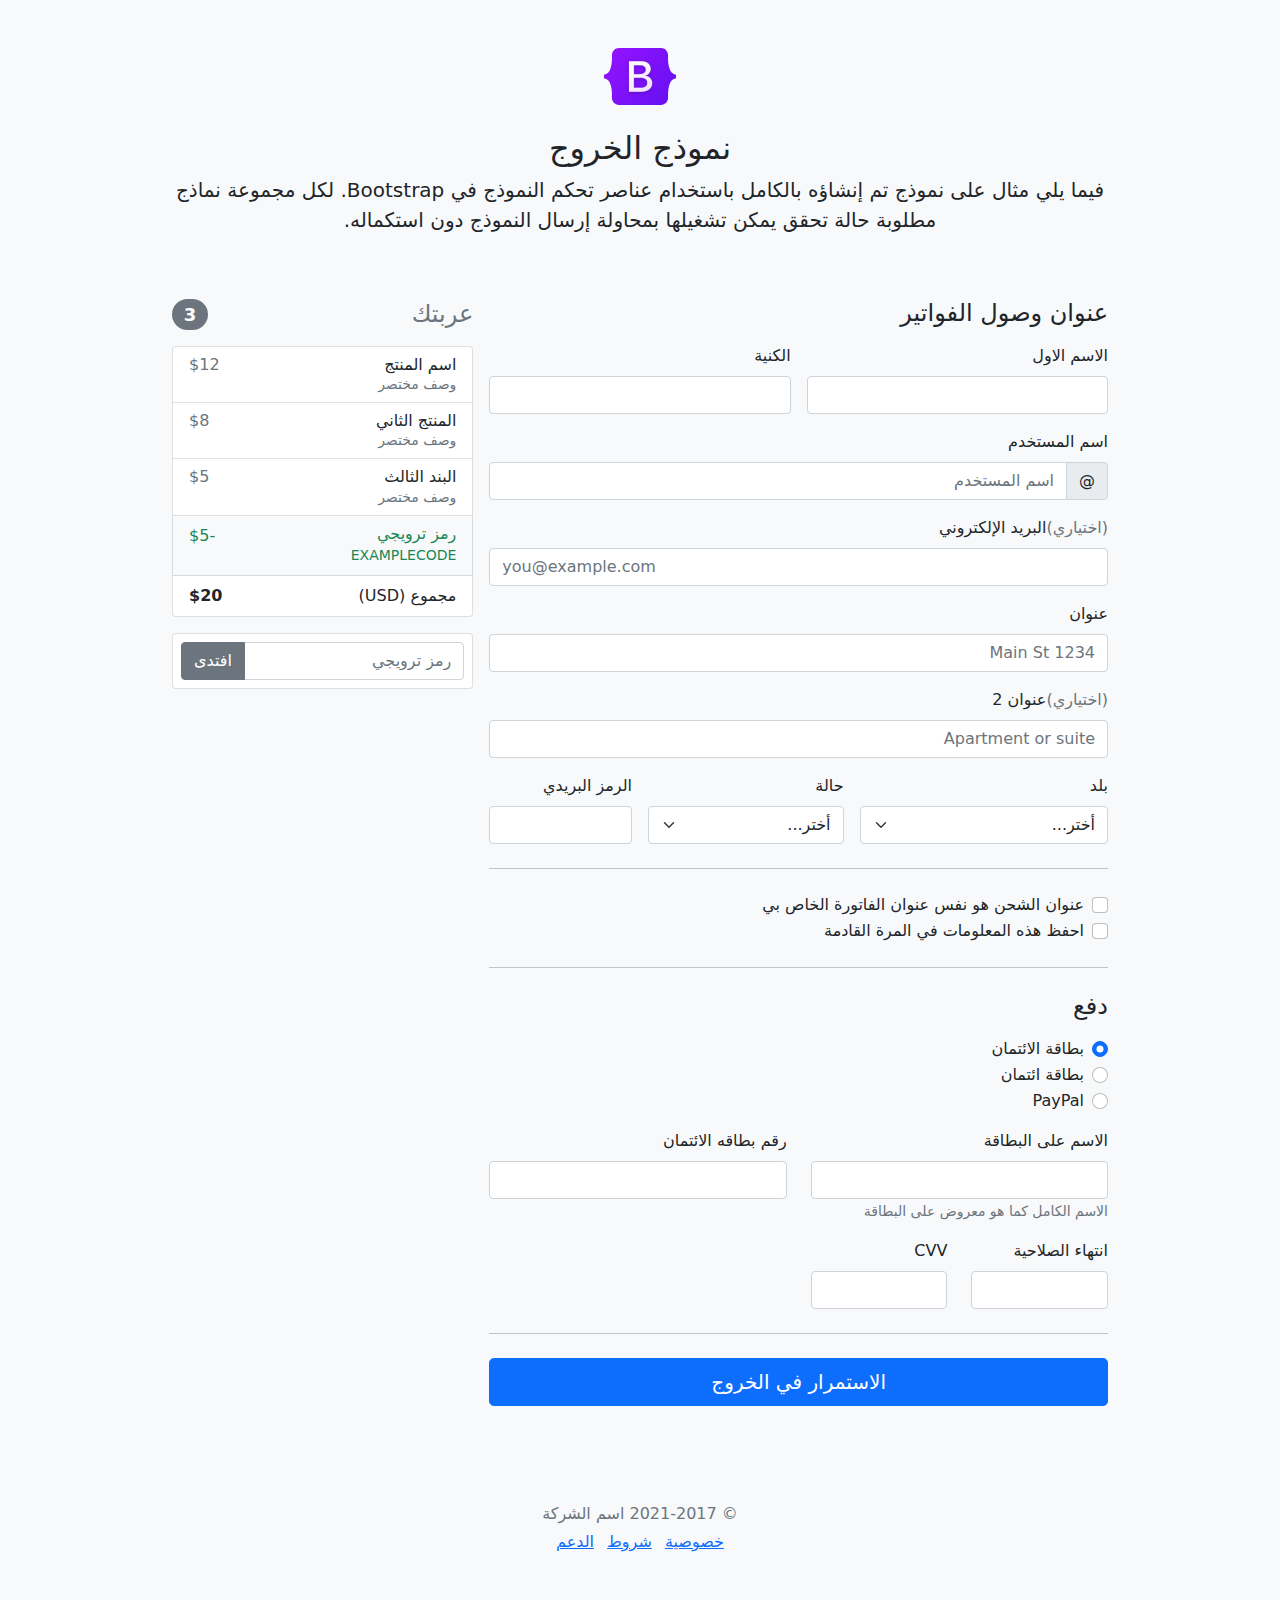
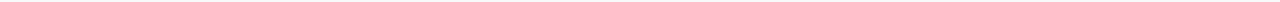
<file: checkout-rtl/index.html>
<!doctype html>
<html lang="ar" dir="rtl">
  <head>
    <meta charset="utf-8">
    <meta name="viewport" content="width=device-width, initial-scale=1">
    <meta name="description" content="">
    <meta name="author" content="Mark Otto, Jacob Thornton, and Bootstrap contributors">
    <meta name="generator" content="Hugo 0.80.0">
    <title>مثال الخروج · Bootstrap v5.0</title>

    <link rel="canonical" href="https://getbootstrap.com/docs/5.0/examples/checkout-rtl/">

    

    <!-- Bootstrap core CSS -->
<link href="../assets/dist/css/bootstrap.rtl.min.css" rel="stylesheet">

    <style>
      .bd-placeholder-img {
        font-size: 1.125rem;
        text-anchor: middle;
        -webkit-user-select: none;
        -moz-user-select: none;
        user-select: none;
      }

      @media (min-width: 768px) {
        .bd-placeholder-img-lg {
          font-size: 3.5rem;
        }
      }
    </style>

    
    <!-- Custom styles for this template -->
    <link href="../checkout/form-validation.css" rel="stylesheet">
  </head>
  <body class="bg-light">
    
<div class="container">
  <main>
    <div class="py-5 text-center">
      <img class="d-block mx-auto mb-4" src="../assets/brand/bootstrap-logo.svg" alt="" width="72" height="57">
      <h2>نموذج الخروج</h2>
      <p class="lead">فيما يلي مثال على نموذج تم إنشاؤه بالكامل باستخدام عناصر تحكم النموذج في Bootstrap. لكل مجموعة نماذج مطلوبة حالة تحقق يمكن تشغيلها بمحاولة إرسال النموذج دون استكماله.</p>
    </div>

    <div class="row g-3">
      <div class="col-md-5 col-lg-4 order-md-last">
        <h4 class="d-flex justify-content-between align-items-center mb-3">
          <span class="text-muted">عربتك</span>
          <span class="badge bg-secondary rounded-pill">3</span>
        </h4>
        <ul class="list-group mb-3">
          <li class="list-group-item d-flex justify-content-between lh-sm">
            <div>
              <h6 class="my-0">اسم المنتج</h6>
              <small class="text-muted">وصف مختصر</small>
            </div>
            <span class="text-muted">$12</span>
          </li>
          <li class="list-group-item d-flex justify-content-between lh-sm">
            <div>
              <h6 class="my-0">المنتج الثاني</h6>
              <small class="text-muted">وصف مختصر</small>
            </div>
            <span class="text-muted">$8</span>
          </li>
          <li class="list-group-item d-flex justify-content-between lh-sm">
            <div>
              <h6 class="my-0">البند الثالث</h6>
              <small class="text-muted">وصف مختصر</small>
            </div>
            <span class="text-muted">$5</span>
          </li>
          <li class="list-group-item d-flex justify-content-between bg-light">
            <div class="text-success">
              <h6 class="my-0">رمز ترويجي</h6>
              <small>EXAMPLECODE</small>
            </div>
            <span class="text-success">-$5</span>
          </li>
          <li class="list-group-item d-flex justify-content-between">
            <span>مجموع (USD)</span>
            <strong>$20</strong>
          </li>
        </ul>

        <form class="card p-2">
          <div class="input-group">
            <input type="text" class="form-control" placeholder="رمز ترويجي">
            <button type="submit" class="btn btn-secondary">افتدى</button>
          </div>
        </form>
      </div>
      <div class="col-md-7 col-lg-8">
        <h4 class="mb-3">عنوان وصول الفواتير</h4>
        <form class="needs-validation" novalidate>
          <div class="row g-3">
            <div class="col-sm-6">
              <label for="firstName" class="form-label">الاسم الاول</label>
              <input type="text" class="form-control" id="firstName" placeholder="" value="" required>
              <div class="invalid-feedback">
                مطلوب الاسم الأول صالح.
              </div>
            </div>

            <div class="col-sm-6">
              <label for="lastName" class="form-label">الكنية</label>
              <input type="text" class="form-control" id="lastName" placeholder="" value="" required>
              <div class="invalid-feedback">
                مطلوب اسم أخير صالح.
              </div>
            </div>

            <div class="col-12">
              <label for="username" class="form-label">اسم المستخدم</label>
              <div class="input-group has-validation">
                <span class="input-group-text">@</span>
                <input type="text" class="form-control" id="username" placeholder="اسم المستخدم" required>
              <div class="invalid-feedback">
                اسم المستخدم الخاص بك مطلوب.
                </div>
              </div>
            </div>

            <div class="col-12">
              <label for="email" class="form-label"><span class="text-muted">(اختياري)</span>البريد الإلكتروني </label>
              <input type="email" class="form-control" id="email" placeholder="you@example.com">
              <div class="invalid-feedback">
                يرجى إدخال عنوان بريد إلكتروني صالح لتحديثات الشحن.
              </div>
            </div>

            <div class="col-12">
              <label for="address" class="form-label">عنوان</label>
              <input type="text" class="form-control" id="address" placeholder="1234 Main St" required>
              <div class="invalid-feedback">
                يرجى إدخال عنوان الشحن الخاص بك.
              </div>
            </div>

            <div class="col-12">
              <label for="address2" class="form-label"><span class="text-muted">(اختياري)</span>عنوان 2 </label>
              <input type="text" class="form-control" id="address2" placeholder="Apartment or suite">
            </div>

            <div class="col-md-5">
              <label for="country" class="form-label">بلد</label>
              <select class="form-select" id="country" required>
                <option value="">أختر...</option>
                <option>الولايات المتحدة الأمريكية</option>
              </select>
              <div class="invalid-feedback">
                يرجى تحديد بلد صالح.
              </div>
            </div>

            <div class="col-md-4">
              <label for="state" class="form-label">حالة</label>
              <select class="form-select" id="state" required>
                <option value="">أختر...</option>
                <option>كاليفورنيا</option>
              </select>
              <div class="invalid-feedback">
                يرجى تقديم حالة صالحة.
              </div>
            </div>

            <div class="col-md-3">
              <label for="zip" class="form-label">الرمز البريدي</label>
              <input type="text" class="form-control" id="zip" placeholder="" required>
              <div class="invalid-feedback">
                الرمز البريدي مطلوب.
              </div>
            </div>
          </div>

          <hr class="my-4">

          <div class="form-check">
            <input type="checkbox" class="form-check-input" id="same-address">
            <label class="form-check-label" for="same-address">عنوان الشحن هو نفس عنوان الفاتورة الخاص بي</label>
          </div>

          <div class="form-check">
            <input type="checkbox" class="form-check-input" id="save-info">
            <label class="form-check-label" for="save-info">احفظ هذه المعلومات في المرة القادمة</label>
          </div>

          <hr class="my-4">

          <h4 class="mb-3">دفع</h4>

          <div class="my-3">
            <div class="form-check">
              <input id="credit" name="paymentMethod" type="radio" class="form-check-input" checked required>
              <label class="form-check-label" for="credit">بطاقة الائتمان</label>
            </div>
            <div class="form-check">
              <input id="debit" name="paymentMethod" type="radio" class="form-check-input" required>
              <label class="form-check-label" for="debit">بطاقة ائتمان</label>
            </div>
            <div class="form-check">
              <input id="paypal" name="paymentMethod" type="radio" class="form-check-input" required>
              <label class="form-check-label" for="paypal">PayPal</label>
            </div>
          </div>

          <div class="row gy-3">
            <div class="col-md-6">
              <label for="cc-name" class="form-label">الاسم على البطاقة</label>
              <input type="text" class="form-control" id="cc-name" placeholder="" required>
              <small class="text-muted">الاسم الكامل كما هو معروض على البطاقة</small>
              <div class="invalid-feedback">
                الاسم على البطاقة مطلوب
              </div>
            </div>

            <div class="col-md-6">
              <label for="cc-number" class="form-label">رقم بطاقه الائتمان</label>
              <input type="text" class="form-control" id="cc-number" placeholder="" required>
              <div class="invalid-feedback">
                رقم بطاقة الائتمان مطلوب
              </div>
            </div>

            <div class="col-md-3">
              <label for="cc-expiration" class="form-label">انتهاء الصلاحية</label>
              <input type="text" class="form-control" id="cc-expiration" placeholder="" required>
              <div class="invalid-feedback">
                تاريخ انتهاء الصلاحية مطلوب
              </div>
            </div>

            <div class="col-md-3">
              <label for="cc-cvv" class="form-label">CVV</label>
              <input type="text" class="form-control" id="cc-cvv" placeholder="" required>
              <div class="invalid-feedback">
                رمز الحماية مطلوب
              </div>
            </div>
          </div>

          <hr class="my-4">

          <button class="w-100 btn btn-primary btn-lg" type="submit">الاستمرار في الخروج</button>
        </form>
      </div>
    </div>
  </main>
  <footer class="my-5 pt-5 text-muted text-center text-small">
    <p class="mb-1">&copy; 2021-2017 اسم الشركة</p>
    <ul class="list-inline">
      <li class="list-inline-item"><a href="#">خصوصية</a></li>
      <li class="list-inline-item"><a href="#">شروط</a></li>
      <li class="list-inline-item"><a href="#">الدعم</a></li>
    </ul>
  </footer>
</div>


    <script src="../assets/dist/js/bootstrap.bundle.min.js"></script>

      <script src="../checkout/form-validation.js"></script>
  </body>
</html>
</file>
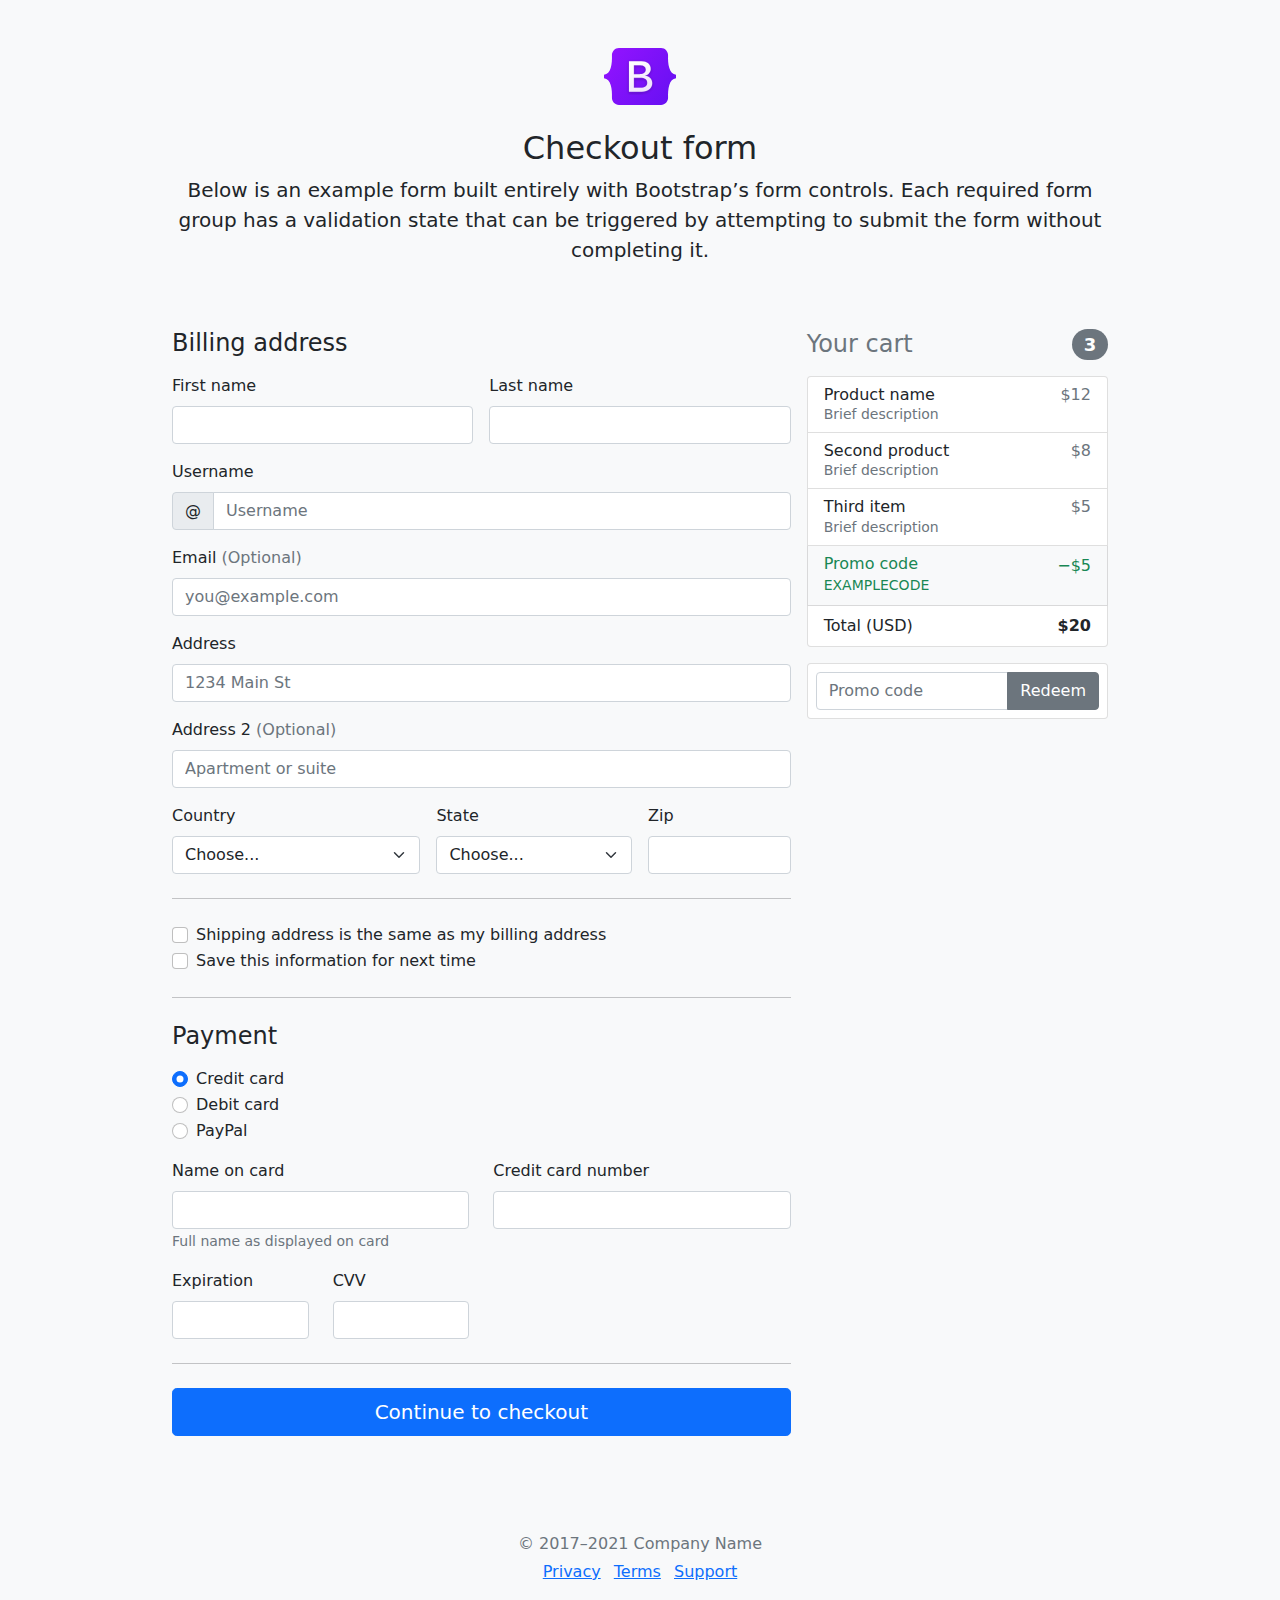
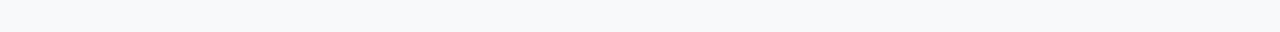
<file: checkout/index.html>
<!doctype html>
<html lang="en">
  <head>
    <meta charset="utf-8">
    <meta name="viewport" content="width=device-width, initial-scale=1">
    <meta name="description" content="">
    <meta name="author" content="Mark Otto, Jacob Thornton, and Bootstrap contributors">
    <meta name="generator" content="Hugo 0.80.0">
    <title>Checkout example · Bootstrap v5.0</title>

    <link rel="canonical" href="https://getbootstrap.com/docs/5.0/examples/checkout/">

    

    <!-- Bootstrap core CSS -->
<link href="../assets/dist/css/bootstrap.min.css" rel="stylesheet">

    <style>
      .bd-placeholder-img {
        font-size: 1.125rem;
        text-anchor: middle;
        -webkit-user-select: none;
        -moz-user-select: none;
        user-select: none;
      }

      @media (min-width: 768px) {
        .bd-placeholder-img-lg {
          font-size: 3.5rem;
        }
      }
    </style>

    
    <!-- Custom styles for this template -->
    <link href="form-validation.css" rel="stylesheet">
  </head>
  <body class="bg-light">
    
<div class="container">
  <main>
    <div class="py-5 text-center">
      <img class="d-block mx-auto mb-4" src="../assets/brand/bootstrap-logo.svg" alt="" width="72" height="57">
      <h2>Checkout form</h2>
      <p class="lead">Below is an example form built entirely with Bootstrap’s form controls. Each required form group has a validation state that can be triggered by attempting to submit the form without completing it.</p>
    </div>

    <div class="row g-3">
      <div class="col-md-5 col-lg-4 order-md-last">
        <h4 class="d-flex justify-content-between align-items-center mb-3">
          <span class="text-muted">Your cart</span>
          <span class="badge bg-secondary rounded-pill">3</span>
        </h4>
        <ul class="list-group mb-3">
          <li class="list-group-item d-flex justify-content-between lh-sm">
            <div>
              <h6 class="my-0">Product name</h6>
              <small class="text-muted">Brief description</small>
            </div>
            <span class="text-muted">$12</span>
          </li>
          <li class="list-group-item d-flex justify-content-between lh-sm">
            <div>
              <h6 class="my-0">Second product</h6>
              <small class="text-muted">Brief description</small>
            </div>
            <span class="text-muted">$8</span>
          </li>
          <li class="list-group-item d-flex justify-content-between lh-sm">
            <div>
              <h6 class="my-0">Third item</h6>
              <small class="text-muted">Brief description</small>
            </div>
            <span class="text-muted">$5</span>
          </li>
          <li class="list-group-item d-flex justify-content-between bg-light">
            <div class="text-success">
              <h6 class="my-0">Promo code</h6>
              <small>EXAMPLECODE</small>
            </div>
            <span class="text-success">−$5</span>
          </li>
          <li class="list-group-item d-flex justify-content-between">
            <span>Total (USD)</span>
            <strong>$20</strong>
          </li>
        </ul>

        <form class="card p-2">
          <div class="input-group">
            <input type="text" class="form-control" placeholder="Promo code">
            <button type="submit" class="btn btn-secondary">Redeem</button>
          </div>
        </form>
      </div>
      <div class="col-md-7 col-lg-8">
        <h4 class="mb-3">Billing address</h4>
        <form class="needs-validation" novalidate>
          <div class="row g-3">
            <div class="col-sm-6">
              <label for="firstName" class="form-label">First name</label>
              <input type="text" class="form-control" id="firstName" placeholder="" value="" required>
              <div class="invalid-feedback">
                Valid first name is required.
              </div>
            </div>

            <div class="col-sm-6">
              <label for="lastName" class="form-label">Last name</label>
              <input type="text" class="form-control" id="lastName" placeholder="" value="" required>
              <div class="invalid-feedback">
                Valid last name is required.
              </div>
            </div>

            <div class="col-12">
              <label for="username" class="form-label">Username</label>
              <div class="input-group has-validation">
                <span class="input-group-text">@</span>
                <input type="text" class="form-control" id="username" placeholder="Username" required>
              <div class="invalid-feedback">
                  Your username is required.
                </div>
              </div>
            </div>

            <div class="col-12">
              <label for="email" class="form-label">Email <span class="text-muted">(Optional)</span></label>
              <input type="email" class="form-control" id="email" placeholder="you@example.com">
              <div class="invalid-feedback">
                Please enter a valid email address for shipping updates.
              </div>
            </div>

            <div class="col-12">
              <label for="address" class="form-label">Address</label>
              <input type="text" class="form-control" id="address" placeholder="1234 Main St" required>
              <div class="invalid-feedback">
                Please enter your shipping address.
              </div>
            </div>

            <div class="col-12">
              <label for="address2" class="form-label">Address 2 <span class="text-muted">(Optional)</span></label>
              <input type="text" class="form-control" id="address2" placeholder="Apartment or suite">
            </div>

            <div class="col-md-5">
              <label for="country" class="form-label">Country</label>
              <select class="form-select" id="country" required>
                <option value="">Choose...</option>
                <option>United States</option>
              </select>
              <div class="invalid-feedback">
                Please select a valid country.
              </div>
            </div>

            <div class="col-md-4">
              <label for="state" class="form-label">State</label>
              <select class="form-select" id="state" required>
                <option value="">Choose...</option>
                <option>California</option>
              </select>
              <div class="invalid-feedback">
                Please provide a valid state.
              </div>
            </div>

            <div class="col-md-3">
              <label for="zip" class="form-label">Zip</label>
              <input type="text" class="form-control" id="zip" placeholder="" required>
              <div class="invalid-feedback">
                Zip code required.
              </div>
            </div>
          </div>

          <hr class="my-4">

          <div class="form-check">
            <input type="checkbox" class="form-check-input" id="same-address">
            <label class="form-check-label" for="same-address">Shipping address is the same as my billing address</label>
          </div>

          <div class="form-check">
            <input type="checkbox" class="form-check-input" id="save-info">
            <label class="form-check-label" for="save-info">Save this information for next time</label>
          </div>

          <hr class="my-4">

          <h4 class="mb-3">Payment</h4>

          <div class="my-3">
            <div class="form-check">
              <input id="credit" name="paymentMethod" type="radio" class="form-check-input" checked required>
              <label class="form-check-label" for="credit">Credit card</label>
            </div>
            <div class="form-check">
              <input id="debit" name="paymentMethod" type="radio" class="form-check-input" required>
              <label class="form-check-label" for="debit">Debit card</label>
            </div>
            <div class="form-check">
              <input id="paypal" name="paymentMethod" type="radio" class="form-check-input" required>
              <label class="form-check-label" for="paypal">PayPal</label>
            </div>
          </div>

          <div class="row gy-3">
            <div class="col-md-6">
              <label for="cc-name" class="form-label">Name on card</label>
              <input type="text" class="form-control" id="cc-name" placeholder="" required>
              <small class="text-muted">Full name as displayed on card</small>
              <div class="invalid-feedback">
                Name on card is required
              </div>
            </div>

            <div class="col-md-6">
              <label for="cc-number" class="form-label">Credit card number</label>
              <input type="text" class="form-control" id="cc-number" placeholder="" required>
              <div class="invalid-feedback">
                Credit card number is required
              </div>
            </div>

            <div class="col-md-3">
              <label for="cc-expiration" class="form-label">Expiration</label>
              <input type="text" class="form-control" id="cc-expiration" placeholder="" required>
              <div class="invalid-feedback">
                Expiration date required
              </div>
            </div>

            <div class="col-md-3">
              <label for="cc-cvv" class="form-label">CVV</label>
              <input type="text" class="form-control" id="cc-cvv" placeholder="" required>
              <div class="invalid-feedback">
                Security code required
              </div>
            </div>
          </div>

          <hr class="my-4">

          <button class="w-100 btn btn-primary btn-lg" type="submit">Continue to checkout</button>
        </form>
      </div>
    </div>
  </main>

  <footer class="my-5 pt-5 text-muted text-center text-small">
    <p class="mb-1">&copy; 2017–2021 Company Name</p>
    <ul class="list-inline">
      <li class="list-inline-item"><a href="#">Privacy</a></li>
      <li class="list-inline-item"><a href="#">Terms</a></li>
      <li class="list-inline-item"><a href="#">Support</a></li>
    </ul>
  </footer>
</div>


    <script src="../assets/dist/js/bootstrap.bundle.min.js"></script>

      <script src="form-validation.js"></script>
  </body>
</html>
</file>
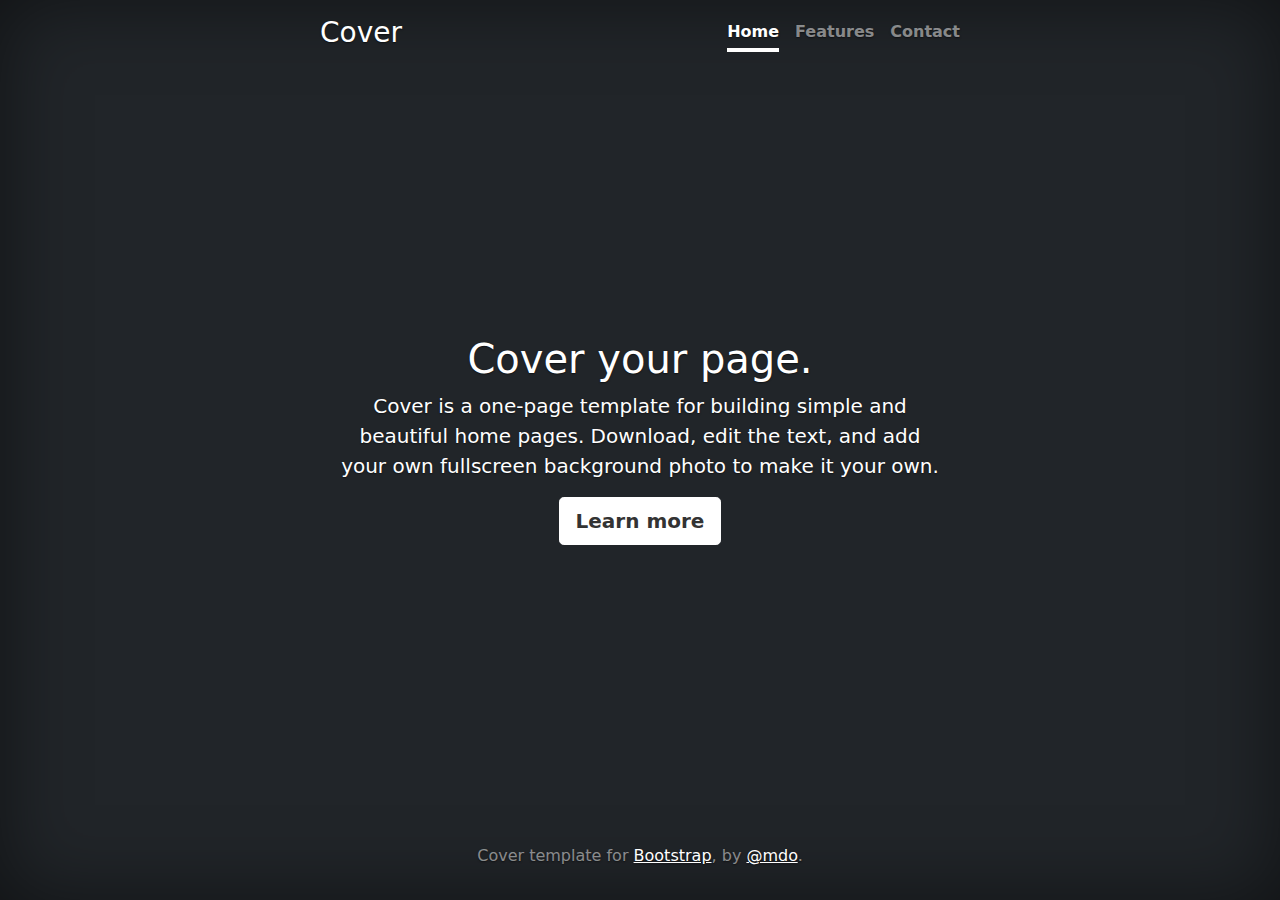
<file: cover/index.html>
<!doctype html>
<html lang="en" class="h-100">
  <head>
    <meta charset="utf-8">
    <meta name="viewport" content="width=device-width, initial-scale=1">
    <meta name="description" content="">
    <meta name="author" content="Mark Otto, Jacob Thornton, and Bootstrap contributors">
    <meta name="generator" content="Hugo 0.80.0">
    <title>Cover Template · Bootstrap v5.0</title>

    <link rel="canonical" href="https://getbootstrap.com/docs/5.0/examples/cover/">

    

    <!-- Bootstrap core CSS -->
<link href="../assets/dist/css/bootstrap.min.css" rel="stylesheet">

    <style>
      .bd-placeholder-img {
        font-size: 1.125rem;
        text-anchor: middle;
        -webkit-user-select: none;
        -moz-user-select: none;
        user-select: none;
      }

      @media (min-width: 768px) {
        .bd-placeholder-img-lg {
          font-size: 3.5rem;
        }
      }
    </style>

    
    <!-- Custom styles for this template -->
    <link href="cover.css" rel="stylesheet">
  </head>
  <body class="d-flex h-100 text-center text-white bg-dark">
    
<div class="cover-container d-flex w-100 h-100 p-3 mx-auto flex-column">
  <header class="mb-auto">
    <div>
      <h3 class="float-md-start mb-0">Cover</h3>
      <nav class="nav nav-masthead justify-content-center float-md-end">
        <a class="nav-link active" aria-current="page" href="#">Home</a>
        <a class="nav-link" href="#">Features</a>
        <a class="nav-link" href="#">Contact</a>
      </nav>
    </div>
  </header>

  <main class="px-3">
    <h1>Cover your page.</h1>
    <p class="lead">Cover is a one-page template for building simple and beautiful home pages. Download, edit the text, and add your own fullscreen background photo to make it your own.</p>
    <p class="lead">
      <a href="#" class="btn btn-lg btn-secondary fw-bold border-white bg-white">Learn more</a>
    </p>
  </main>

  <footer class="mt-auto text-white-50">
    <p>Cover template for <a href="https://getbootstrap.com/" class="text-white">Bootstrap</a>, by <a href="https://twitter.com/mdo" class="text-white">@mdo</a>.</p>
  </footer>
</div>


    
  </body>
</html>
</file>
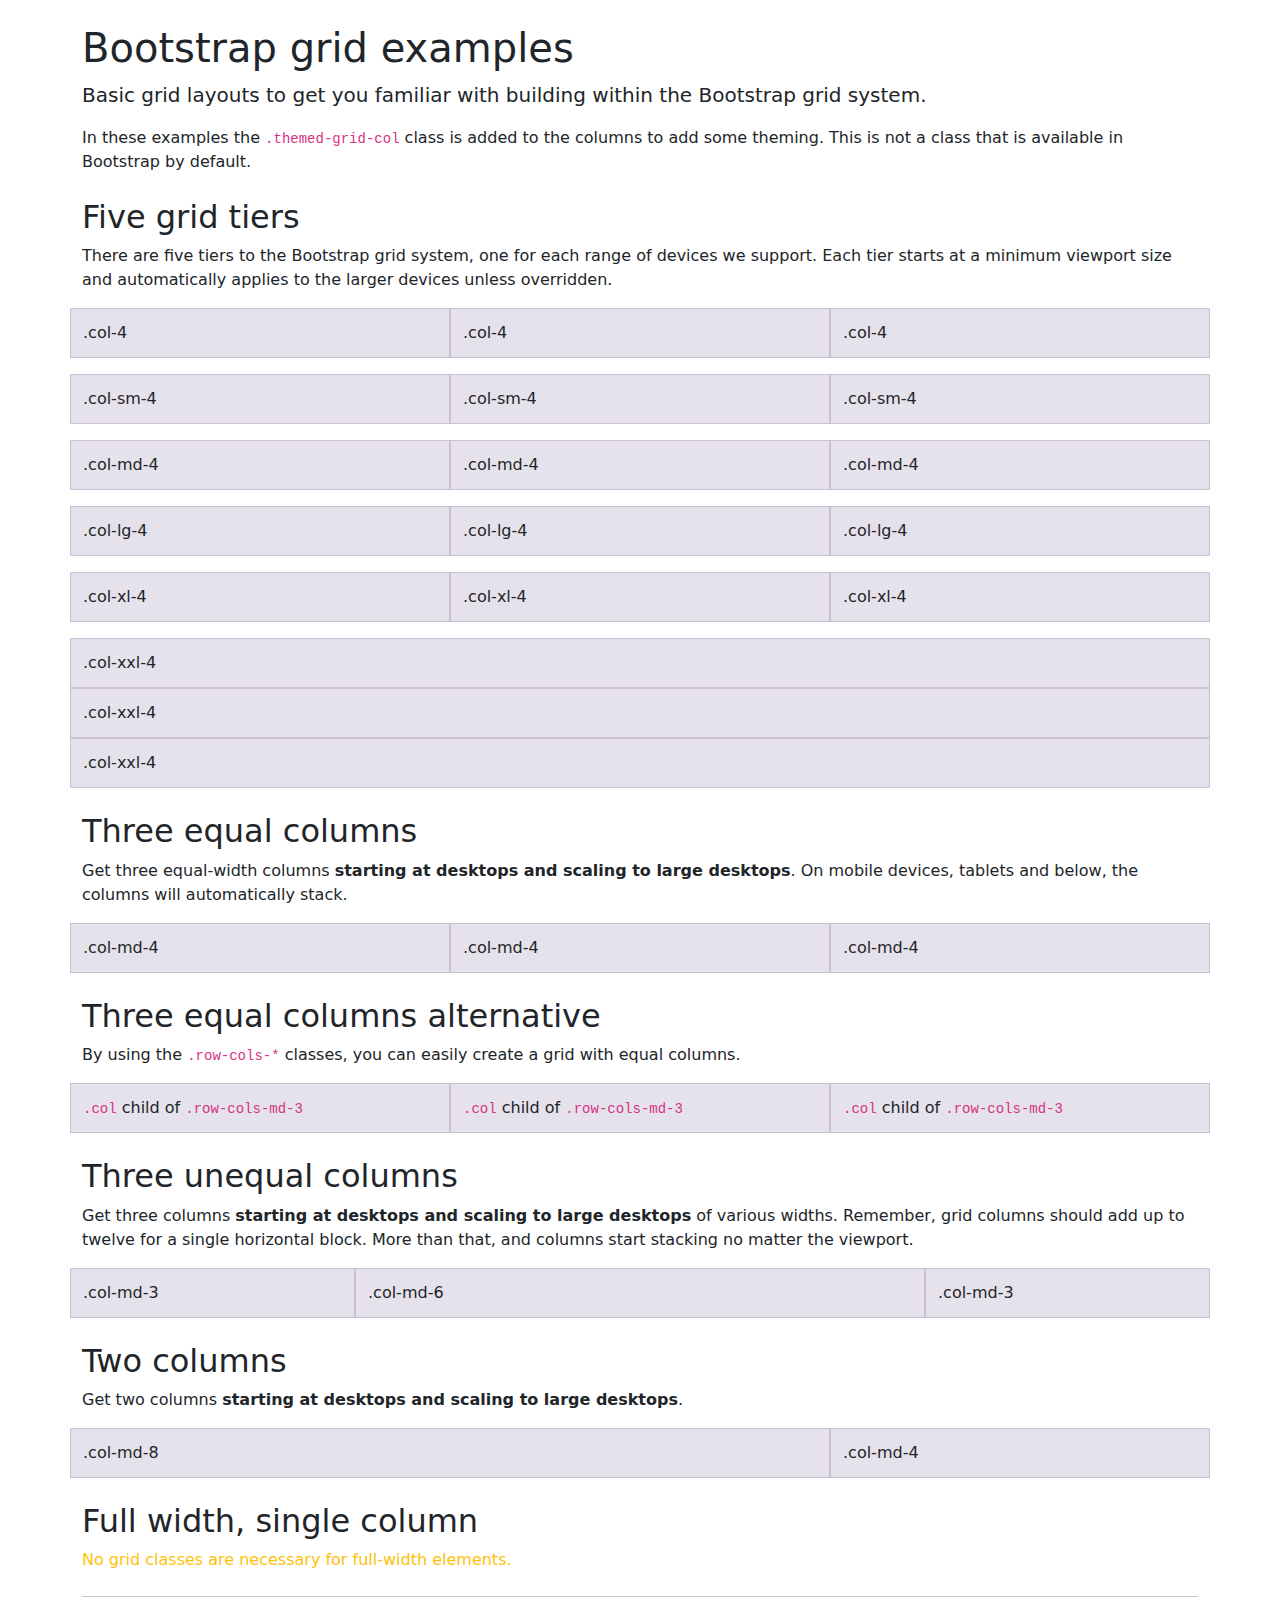
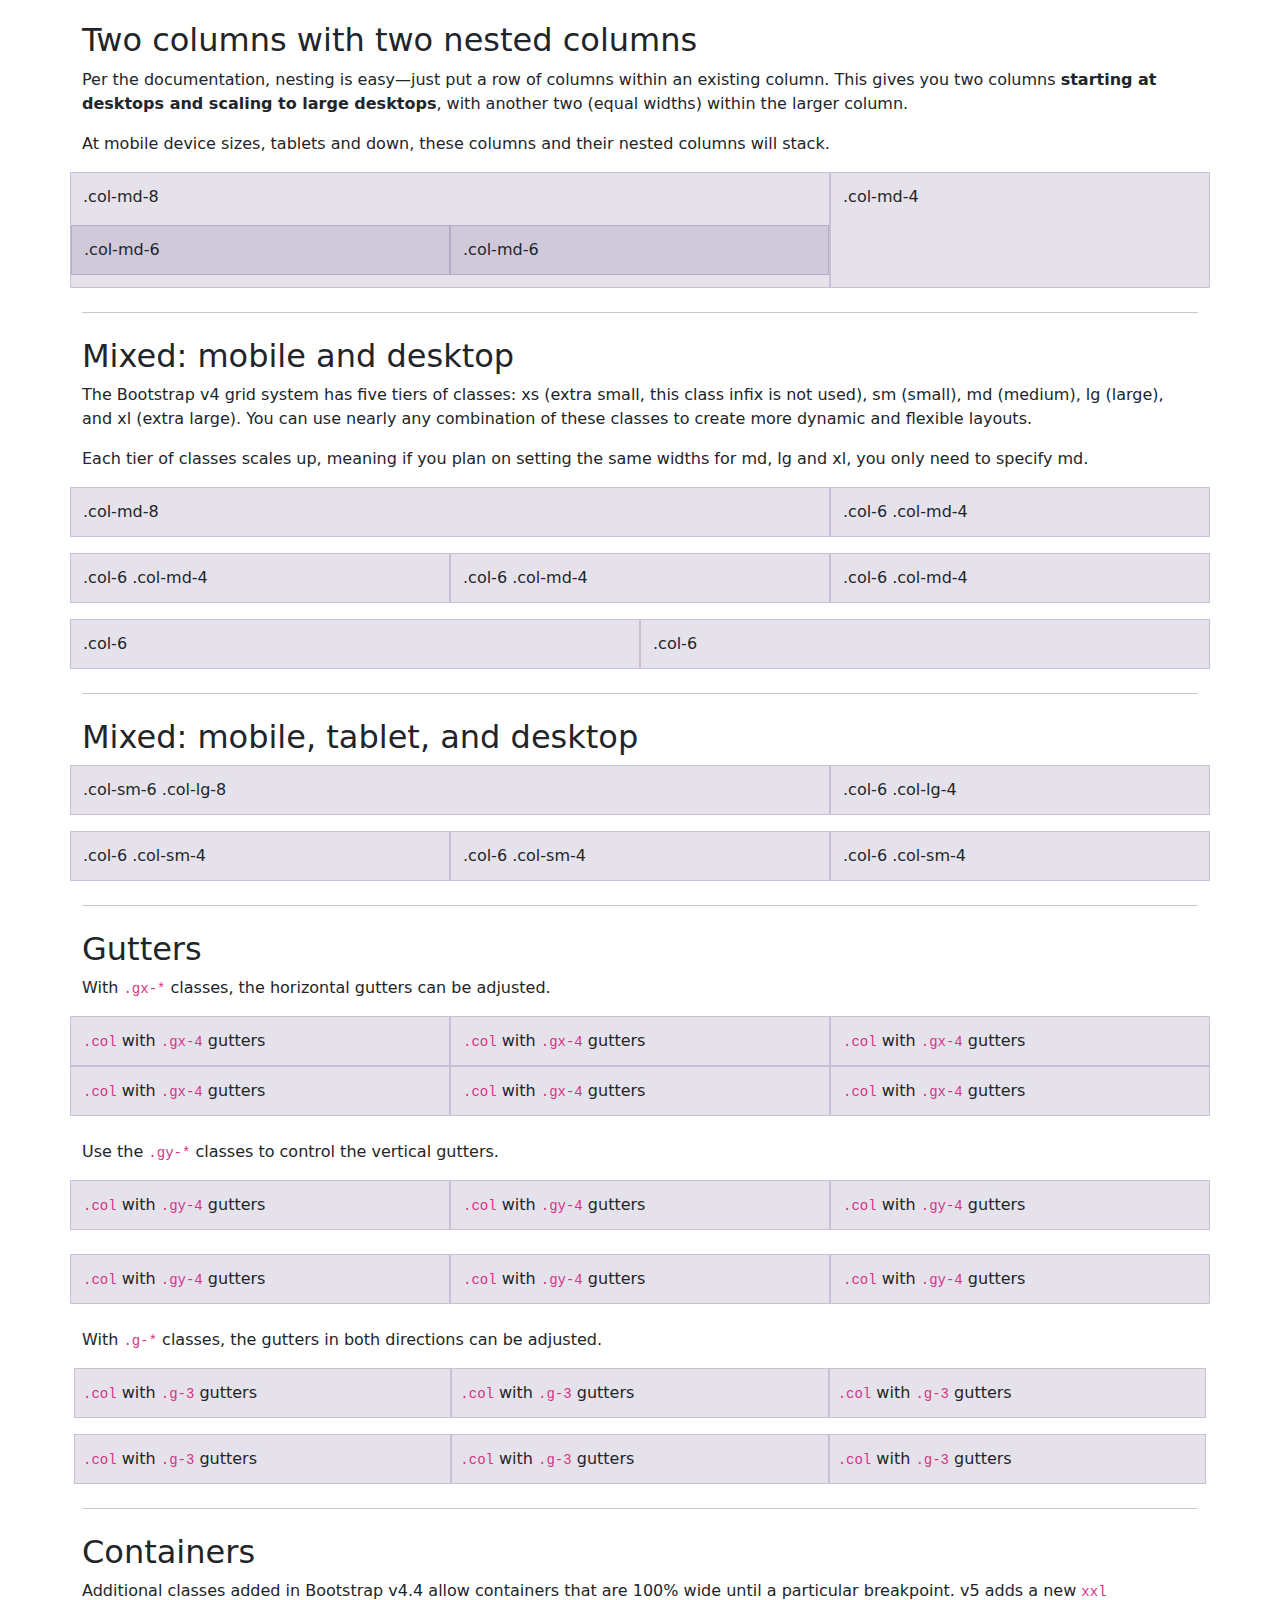
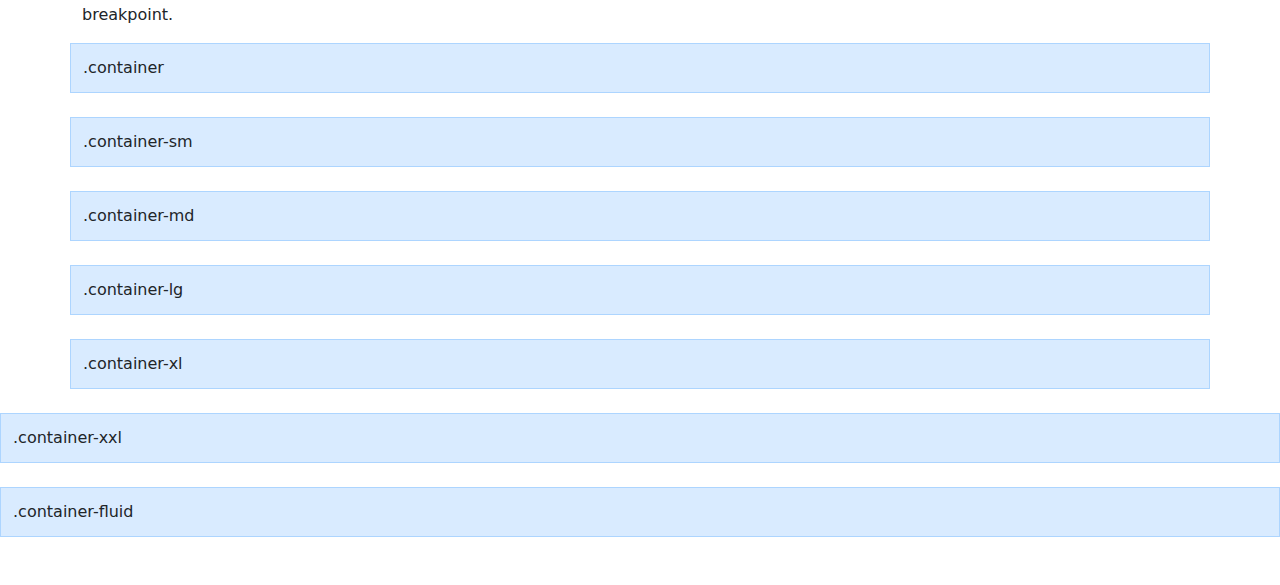
<file: grid/index.html>
<!doctype html>
<html lang="en">
  <head>
    <meta charset="utf-8">
    <meta name="viewport" content="width=device-width, initial-scale=1">
    <meta name="description" content="">
    <meta name="author" content="Mark Otto, Jacob Thornton, and Bootstrap contributors">
    <meta name="generator" content="Hugo 0.80.0">
    <title>Grid Template · Bootstrap v5.0</title>

    <link rel="canonical" href="https://getbootstrap.com/docs/5.0/examples/grid/">

    

    <!-- Bootstrap core CSS -->
<link href="../assets/dist/css/bootstrap.min.css" rel="stylesheet">

    <style>
      .bd-placeholder-img {
        font-size: 1.125rem;
        text-anchor: middle;
        -webkit-user-select: none;
        -moz-user-select: none;
        user-select: none;
      }

      @media (min-width: 768px) {
        .bd-placeholder-img-lg {
          font-size: 3.5rem;
        }
      }
    </style>

    
    <!-- Custom styles for this template -->
    <link href="grid.css" rel="stylesheet">
  </head>
  <body class="py-4">
    
<main>
  <div class="container">

    <h1>Bootstrap grid examples</h1>
    <p class="lead">Basic grid layouts to get you familiar with building within the Bootstrap grid system.</p>
    <p>In these examples the <code>.themed-grid-col</code> class is added to the columns to add some theming. This is not a class that is available in Bootstrap by default.</p>

    <h2 class="mt-4">Five grid tiers</h2>
    <p>There are five tiers to the Bootstrap grid system, one for each range of devices we support. Each tier starts at a minimum viewport size and automatically applies to the larger devices unless overridden.</p>

    <div class="row mb-3">
      <div class="col-4 themed-grid-col">.col-4</div>
      <div class="col-4 themed-grid-col">.col-4</div>
      <div class="col-4 themed-grid-col">.col-4</div>
    </div>

    <div class="row mb-3">
      <div class="col-sm-4 themed-grid-col">.col-sm-4</div>
      <div class="col-sm-4 themed-grid-col">.col-sm-4</div>
      <div class="col-sm-4 themed-grid-col">.col-sm-4</div>
    </div>

    <div class="row mb-3">
      <div class="col-md-4 themed-grid-col">.col-md-4</div>
      <div class="col-md-4 themed-grid-col">.col-md-4</div>
      <div class="col-md-4 themed-grid-col">.col-md-4</div>
    </div>

    <div class="row mb-3">
      <div class="col-lg-4 themed-grid-col">.col-lg-4</div>
      <div class="col-lg-4 themed-grid-col">.col-lg-4</div>
      <div class="col-lg-4 themed-grid-col">.col-lg-4</div>
    </div>

    <div class="row mb-3">
      <div class="col-xl-4 themed-grid-col">.col-xl-4</div>
      <div class="col-xl-4 themed-grid-col">.col-xl-4</div>
      <div class="col-xl-4 themed-grid-col">.col-xl-4</div>
    </div>

    <div class="row mb-3">
      <div class="col-xxl-4 themed-grid-col">.col-xxl-4</div>
      <div class="col-xxl-4 themed-grid-col">.col-xxl-4</div>
      <div class="col-xxl-4 themed-grid-col">.col-xxl-4</div>
    </div>

    <h2 class="mt-4">Three equal columns</h2>
    <p>Get three equal-width columns <strong>starting at desktops and scaling to large desktops</strong>. On mobile devices, tablets and below, the columns will automatically stack.</p>
    <div class="row mb-3">
      <div class="col-md-4 themed-grid-col">.col-md-4</div>
      <div class="col-md-4 themed-grid-col">.col-md-4</div>
      <div class="col-md-4 themed-grid-col">.col-md-4</div>
    </div>

    <h2 class="mt-4">Three equal columns alternative</h2>
    <p>By using the <code>.row-cols-*</code> classes, you can easily create a grid with equal columns.</p>
    <div class="row row-cols-md-3 mb-3">
      <div class="col themed-grid-col"><code>.col</code> child of <code>.row-cols-md-3</code></div>
      <div class="col themed-grid-col"><code>.col</code> child of <code>.row-cols-md-3</code></div>
      <div class="col themed-grid-col"><code>.col</code> child of <code>.row-cols-md-3</code></div>
    </div>

    <h2 class="mt-4">Three unequal columns</h2>
    <p>Get three columns <strong>starting at desktops and scaling to large desktops</strong> of various widths. Remember, grid columns should add up to twelve for a single horizontal block. More than that, and columns start stacking no matter the viewport.</p>
    <div class="row mb-3">
      <div class="col-md-3 themed-grid-col">.col-md-3</div>
      <div class="col-md-6 themed-grid-col">.col-md-6</div>
      <div class="col-md-3 themed-grid-col">.col-md-3</div>
    </div>

    <h2 class="mt-4">Two columns</h2>
    <p>Get two columns <strong>starting at desktops and scaling to large desktops</strong>.</p>
    <div class="row mb-3">
      <div class="col-md-8 themed-grid-col">.col-md-8</div>
      <div class="col-md-4 themed-grid-col">.col-md-4</div>
    </div>

    <h2 class="mt-4">Full width, single column</h2>
    <p class="text-warning">
      No grid classes are necessary for full-width elements.
    </p>

    <hr class="my-4">

    <h2 class="mt-4">Two columns with two nested columns</h2>
    <p>Per the documentation, nesting is easy—just put a row of columns within an existing column. This gives you two columns <strong>starting at desktops and scaling to large desktops</strong>, with another two (equal widths) within the larger column.</p>
    <p>At mobile device sizes, tablets and down, these columns and their nested columns will stack.</p>
    <div class="row mb-3">
      <div class="col-md-8 themed-grid-col">
        <div class="pb-3">
          .col-md-8
        </div>
        <div class="row">
          <div class="col-md-6 themed-grid-col">.col-md-6</div>
          <div class="col-md-6 themed-grid-col">.col-md-6</div>
        </div>
      </div>
      <div class="col-md-4 themed-grid-col">.col-md-4</div>
    </div>

    <hr class="my-4">

    <h2 class="mt-4">Mixed: mobile and desktop</h2>
    <p>The Bootstrap v4 grid system has five tiers of classes: xs (extra small, this class infix is not used), sm (small), md (medium), lg (large), and xl (extra large). You can use nearly any combination of these classes to create more dynamic and flexible layouts.</p>
    <p>Each tier of classes scales up, meaning if you plan on setting the same widths for md, lg and xl, you only need to specify md.</p>
    <div class="row mb-3">
      <div class="col-md-8 themed-grid-col">.col-md-8</div>
      <div class="col-6 col-md-4 themed-grid-col">.col-6 .col-md-4</div>
    </div>
    <div class="row mb-3">
      <div class="col-6 col-md-4 themed-grid-col">.col-6 .col-md-4</div>
      <div class="col-6 col-md-4 themed-grid-col">.col-6 .col-md-4</div>
      <div class="col-6 col-md-4 themed-grid-col">.col-6 .col-md-4</div>
    </div>
    <div class="row mb-3">
      <div class="col-6 themed-grid-col">.col-6</div>
      <div class="col-6 themed-grid-col">.col-6</div>
    </div>

    <hr class="my-4">

    <h2 class="mt-4">Mixed: mobile, tablet, and desktop</h2>
    <div class="row mb-3">
      <div class="col-sm-6 col-lg-8 themed-grid-col">.col-sm-6 .col-lg-8</div>
      <div class="col-6 col-lg-4 themed-grid-col">.col-6 .col-lg-4</div>
    </div>
    <div class="row mb-3">
      <div class="col-6 col-sm-4 themed-grid-col">.col-6 .col-sm-4</div>
      <div class="col-6 col-sm-4 themed-grid-col">.col-6 .col-sm-4</div>
      <div class="col-6 col-sm-4 themed-grid-col">.col-6 .col-sm-4</div>
    </div>

    <hr class="my-4">

    <h2 class="mt-4">Gutters</h2>
    <p>With <code>.gx-*</code> classes, the horizontal gutters can be adjusted.</p>
    <div class="row row-cols-1 row-cols-md-3 gx-4">
      <div class="col themed-grid-col"><code>.col</code> with <code>.gx-4</code> gutters</div>
      <div class="col themed-grid-col"><code>.col</code> with <code>.gx-4</code> gutters</div>
      <div class="col themed-grid-col"><code>.col</code> with <code>.gx-4</code> gutters</div>
      <div class="col themed-grid-col"><code>.col</code> with <code>.gx-4</code> gutters</div>
      <div class="col themed-grid-col"><code>.col</code> with <code>.gx-4</code> gutters</div>
      <div class="col themed-grid-col"><code>.col</code> with <code>.gx-4</code> gutters</div>
    </div>
    <p class="mt-4">Use the <code>.gy-*</code> classes to control the vertical gutters.</p>
    <div class="row row-cols-1 row-cols-md-3 gy-4">
      <div class="col themed-grid-col"><code>.col</code> with <code>.gy-4</code> gutters</div>
      <div class="col themed-grid-col"><code>.col</code> with <code>.gy-4</code> gutters</div>
      <div class="col themed-grid-col"><code>.col</code> with <code>.gy-4</code> gutters</div>
      <div class="col themed-grid-col"><code>.col</code> with <code>.gy-4</code> gutters</div>
      <div class="col themed-grid-col"><code>.col</code> with <code>.gy-4</code> gutters</div>
      <div class="col themed-grid-col"><code>.col</code> with <code>.gy-4</code> gutters</div>
    </div>
    <p class="mt-4">With <code>.g-*</code> classes, the gutters in both directions can be adjusted.</p>
    <div class="row row-cols-1 row-cols-md-3 g-3">
      <div class="col themed-grid-col"><code>.col</code> with <code>.g-3</code> gutters</div>
      <div class="col themed-grid-col"><code>.col</code> with <code>.g-3</code> gutters</div>
      <div class="col themed-grid-col"><code>.col</code> with <code>.g-3</code> gutters</div>
      <div class="col themed-grid-col"><code>.col</code> with <code>.g-3</code> gutters</div>
      <div class="col themed-grid-col"><code>.col</code> with <code>.g-3</code> gutters</div>
      <div class="col themed-grid-col"><code>.col</code> with <code>.g-3</code> gutters</div>
    </div>
  </div>

  <div class="container" id="containers">
    <hr class="my-4">

    <h2 class="mt-4">Containers</h2>
    <p>Additional classes added in Bootstrap v4.4 allow containers that are 100% wide until a particular breakpoint. v5 adds a new <code>xxl</code> breakpoint.</p>
  </div>

  <div class="container themed-container">.container</div>
  <div class="container-sm themed-container">.container-sm</div>
  <div class="container-md themed-container">.container-md</div>
  <div class="container-lg themed-container">.container-lg</div>
  <div class="container-xl themed-container">.container-xl</div>
  <div class="container-xxl themed-container">.container-xxl</div>
  <div class="container-fluid themed-container">.container-fluid</div>
</main>


    
  </body>
</html>
</file>
<file: blog/blog.rtl.css>
/* stylelint-disable selector-list-comma-newline-after */

.blog-header {
  line-height: 1;
  border-bottom: 1px solid #e5e5e5;
}

.blog-header-logo {
  font-family: Amiri, Georgia, "Times New Roman", serif;
  font-size: 2.25rem;
}

.blog-header-logo:hover {
  text-decoration: none;
}

h1, h2, h3, h4, h5, h6 {
  font-family: Amiri, Georgia, "Times New Roman", serif;
}

.display-4 {
  font-size: 2.5rem;
}
@media (min-width: 768px) {
  .display-4 {
    font-size: 3rem;
  }
}

.nav-scroller {
  position: relative;
  z-index: 2;
  height: 2.75rem;
  overflow-y: hidden;
}

.nav-scroller .nav {
  display: flex;
  flex-wrap: nowrap;
  padding-bottom: 1rem;
  margin-top: -1px;
  overflow-x: auto;
  text-align: center;
  white-space: nowrap;
  -webkit-overflow-scrolling: touch;
}

.nav-scroller .nav-link {
  padding-top: .75rem;
  padding-bottom: .75rem;
  font-size: .875rem;
}

.card-img-right {
  height: 100%;
  border-radius: 3px 0 0 3px;
}

.flex-auto {
  flex: 0 0 auto;
}

.h-250 { height: 250px; }
@media (min-width: 768px) {
  .h-md-250 { height: 250px; }
}

/* Pagination */
.blog-pagination {
  margin-bottom: 4rem;
}
.blog-pagination > .btn {
  border-radius: 2rem;
}

/*
 * Blog posts
 */
.blog-post {
  margin-bottom: 4rem;
}
.blog-post-title {
  margin-bottom: .25rem;
  font-size: 2.5rem;
}
.blog-post-meta {
  margin-bottom: 1.25rem;
  color: #727272;
}

/*
 * Footer
 */
.blog-footer {
  padding: 2.5rem 0;
  color: #727272;
  text-align: center;
  background-color: #f9f9f9;
  border-top: .05rem solid #e5e5e5;
}
.blog-footer p:last-child {
  margin-bottom: 0;
}
</file>
<file: blog/blog.css>
/* stylelint-disable selector-list-comma-newline-after */

.blog-header {
  line-height: 1;
  border-bottom: 1px solid #e5e5e5;
}

.blog-header-logo {
  font-family: "Playfair Display", Georgia, "Times New Roman", serif/*rtl:Amiri, Georgia, "Times New Roman", serif*/;
  font-size: 2.25rem;
}

.blog-header-logo:hover {
  text-decoration: none;
}

h1, h2, h3, h4, h5, h6 {
  font-family: "Playfair Display", Georgia, "Times New Roman", serif/*rtl:Amiri, Georgia, "Times New Roman", serif*/;
}

.display-4 {
  font-size: 2.5rem;
}
@media (min-width: 768px) {
  .display-4 {
    font-size: 3rem;
  }
}

.nav-scroller {
  position: relative;
  z-index: 2;
  height: 2.75rem;
  overflow-y: hidden;
}

.nav-scroller .nav {
  display: flex;
  flex-wrap: nowrap;
  padding-bottom: 1rem;
  margin-top: -1px;
  overflow-x: auto;
  text-align: center;
  white-space: nowrap;
  -webkit-overflow-scrolling: touch;
}

.nav-scroller .nav-link {
  padding-top: .75rem;
  padding-bottom: .75rem;
  font-size: .875rem;
}

.card-img-right {
  height: 100%;
  border-radius: 0 3px 3px 0;
}

.flex-auto {
  flex: 0 0 auto;
}

.h-250 { height: 250px; }
@media (min-width: 768px) {
  .h-md-250 { height: 250px; }
}

/* Pagination */
.blog-pagination {
  margin-bottom: 4rem;
}
.blog-pagination > .btn {
  border-radius: 2rem;
}

/*
 * Blog posts
 */
.blog-post {
  margin-bottom: 4rem;
}
.blog-post-title {
  margin-bottom: .25rem;
  font-size: 2.5rem;
}
.blog-post-meta {
  margin-bottom: 1.25rem;
  color: #727272;
}

/*
 * Footer
 */
.blog-footer {
  padding: 2.5rem 0;
  color: #727272;
  text-align: center;
  background-color: #f9f9f9;
  border-top: .05rem solid #e5e5e5;
}
.blog-footer p:last-child {
  margin-bottom: 0;
}
</file>
<file: carousel/carousel.rtl.css>
/* GLOBAL STYLES
-------------------------------------------------- */
/* Padding below the footer and lighter body text */

body {
  padding-top: 3rem;
  padding-bottom: 3rem;
  color: #5a5a5a;
}


/* CUSTOMIZE THE CAROUSEL
-------------------------------------------------- */

/* Carousel base class */
.carousel {
  margin-bottom: 4rem;
}
/* Since positioning the image, we need to help out the caption */
.carousel-caption {
  bottom: 3rem;
  z-index: 10;
}

/* Declare heights because of positioning of img element */
.carousel-item {
  height: 32rem;
}
.carousel-item > img {
  position: absolute;
  top: 0;
  right: 0;
  min-width: 100%;
  height: 32rem;
}


/* MARKETING CONTENT
-------------------------------------------------- */

/* Center align the text within the three columns below the carousel */
.marketing .col-lg-4 {
  margin-bottom: 1.5rem;
  text-align: center;
}
.marketing h2 {
  font-weight: 400;
}
.marketing .col-lg-4 p {
  margin-right: .75rem;
  margin-left: .75rem;
}


/* Featurettes
------------------------- */

.featurette-divider {
  margin: 5rem 0; /* Space out the Bootstrap <hr> more */
}

/* Thin out the marketing headings */
.featurette-heading {
  font-weight: 300;
  line-height: 1;
}


/* RESPONSIVE CSS
-------------------------------------------------- */

@media (min-width: 40em) {
  /* Bump up size of carousel content */
  .carousel-caption p {
    margin-bottom: 1.25rem;
    font-size: 1.25rem;
    line-height: 1.4;
  }

  .featurette-heading {
    font-size: 50px;
  }
}

@media (min-width: 62em) {
  .featurette-heading {
    margin-top: 7rem;
  }
}
</file>
<file: carousel/carousel.css>
/* GLOBAL STYLES
-------------------------------------------------- */
/* Padding below the footer and lighter body text */

body {
  padding-top: 3rem;
  padding-bottom: 3rem;
  color: #5a5a5a;
}


/* CUSTOMIZE THE CAROUSEL
-------------------------------------------------- */

/* Carousel base class */
.carousel {
  margin-bottom: 4rem;
}
/* Since positioning the image, we need to help out the caption */
.carousel-caption {
  bottom: 3rem;
  z-index: 10;
}

/* Declare heights because of positioning of img element */
.carousel-item {
  height: 32rem;
}
.carousel-item > img {
  position: absolute;
  top: 0;
  left: 0;
  min-width: 100%;
  height: 32rem;
}


/* MARKETING CONTENT
-------------------------------------------------- */

/* Center align the text within the three columns below the carousel */
.marketing .col-lg-4 {
  margin-bottom: 1.5rem;
  text-align: center;
}
.marketing h2 {
  font-weight: 400;
}
/* rtl:begin:ignore */
.marketing .col-lg-4 p {
  margin-right: .75rem;
  margin-left: .75rem;
}
/* rtl:end:ignore */


/* Featurettes
------------------------- */

.featurette-divider {
  margin: 5rem 0; /* Space out the Bootstrap <hr> more */
}

/* Thin out the marketing headings */
.featurette-heading {
  font-weight: 300;
  line-height: 1;
  /* rtl:remove */
  letter-spacing: -.05rem;
}


/* RESPONSIVE CSS
-------------------------------------------------- */

@media (min-width: 40em) {
  /* Bump up size of carousel content */
  .carousel-caption p {
    margin-bottom: 1.25rem;
    font-size: 1.25rem;
    line-height: 1.4;
  }

  .featurette-heading {
    font-size: 50px;
  }
}

@media (min-width: 62em) {
  .featurette-heading {
    margin-top: 7rem;
  }
}
</file>
<file: checkout/form-validation.css>
.container {
  max-width: 960px;
}
</file>
<file: cover/cover.css>
/*
 * Globals
 */


/* Custom default button */
.btn-secondary,
.btn-secondary:hover,
.btn-secondary:focus {
  color: #333;
  text-shadow: none; /* Prevent inheritance from `body` */
}


/*
 * Base structure
 */

body {
  text-shadow: 0 .05rem .1rem rgba(0, 0, 0, .5);
  box-shadow: inset 0 0 5rem rgba(0, 0, 0, .5);
}

.cover-container {
  max-width: 42em;
}


/*
 * Header
 */

.nav-masthead .nav-link {
  padding: .25rem 0;
  font-weight: 700;
  color: rgba(255, 255, 255, .5);
  background-color: transparent;
  border-bottom: .25rem solid transparent;
}

.nav-masthead .nav-link:hover,
.nav-masthead .nav-link:focus {
  border-bottom-color: rgba(255, 255, 255, .25);
}

.nav-masthead .nav-link + .nav-link {
  margin-left: 1rem;
}

.nav-masthead .active {
  color: #fff;
  border-bottom-color: #fff;
}
</file>
<file: grid/grid.css>
.themed-grid-col {
  padding-top: .75rem;
  padding-bottom: .75rem;
  background-color: rgba(86, 61, 124, .15);
  border: 1px solid rgba(86, 61, 124, .2);
}

.themed-container {
  padding: .75rem;
  margin-bottom: 1.5rem;
  background-color: rgba(0, 123, 255, .15);
  border: 1px solid rgba(0, 123, 255, .2);
}
</file>
<file: cheatsheet/cheatsheet.rtl.css>
body {
  scroll-behavior: smooth;
}

/**
 * Bootstrap "Journal code" icon
 * @link https://icons.getbootstrap.com/icons/journal-code/
 */
.bd-heading a::before {
  display: inline-block;
  width: 1em;
  height: 1em;
  margin-left: .25rem;
  content: "";
  background-image: url("data:image/svg+xml,%3Csvg xmlns='http://www.w3.org/2000/svg' fill='%25230d6efd' viewBox='0 0 16 16'%3E%3Cpath d='M4 1h8a2 2 0 0 1 2 2v10a2 2 0 0 1-2 2H4a2 2 0 0 1-2-2h1a1 1 0 0 0 1 1h8a1 1 0 0 0 1-1V3a1 1 0 0 0-1-1H4a1 1 0 0 0-1 1H2a2 2 0 0 1 2-2z'/%3E%3Cpath d='M2 5v-.5a.5.5 0 0 1 1 0V5h.5a.5.5 0 0 1 0 1h-2a.5.5 0 0 1 0-1H2zm0 3v-.5a.5.5 0 0 1 1 0V8h.5a.5.5 0 0 1 0 1h-2a.5.5 0 0 1 0-1H2zm0 3v-.5a.5.5 0 0 1 1 0v.5h.5a.5.5 0 0 1 0 1h-2a.5.5 0 0 1 0-1H2z'/%3E%3Cpath fill-rule='evenodd' d='M8.646 5.646a.5.5 0 0 1 .708 0l2 2a.5.5 0 0 1 0 .708l-2 2a.5.5 0 0 1-.708-.708L10.293 8 8.646 6.354a.5.5 0 0 1 0-.708zm-1.292 0a.5.5 0 0 0-.708 0l-2 2a.5.5 0 0 0 0 .708l2 2a.5.5 0 0 0 .708-.708L5.707 8l1.647-1.646a.5.5 0 0 0 0-.708z'/%3E%3C/svg%3E");
  background-size: 1em;
}

/* stylelint-disable-next-line selector-max-universal */
.bd-heading + div > * + * {
  margin-top: 3rem;
}

/* Table of contents */
.bd-aside a {
  padding: .1875rem .5rem;
  margin-top: .125rem;
  margin-right: .3125rem;
  color: rgba(0, 0, 0, .65);
  text-decoration: none;
}

.bd-aside a:hover,
.bd-aside a:focus {
  color: rgba(0, 0, 0, .85);
  background-color: rgba(121, 82, 179, .1);
}

.bd-aside .active {
  font-weight: 600;
  color: rgba(0, 0, 0, .85);
}

.bd-aside .btn {
  padding: .25rem .5rem;
  font-weight: 600;
  color: rgba(0, 0, 0, .65);
  border: 0;
}

.bd-aside .btn:hover,
.bd-aside .btn:focus {
  color: rgba(0, 0, 0, .85);
  background-color: rgba(121, 82, 179, .1);
}

.bd-aside .btn:focus {
  box-shadow: 0 0 0 1px rgba(121, 82, 179, .7);
}

.bd-aside .btn::before {
  width: 1.25em;
  line-height: 0;
  content: url("data:image/svg+xml,%3csvg xmlns='http://www.w3.org/2000/svg' width='16' height='16' viewBox='0 0 16 16'%3e%3cpath fill='none' stroke='rgba%280,0,0,.5%29' stroke-linecap='round' stroke-linejoin='round' stroke-width='2' d='M5 14l6-6-6-6'/%3e%3c/svg%3e");
  transition: transform .35s ease;
  transform: rotate(180deg) translateX(-2px);
  transform-origin: .5em 50%;
}

.bd-aside .btn[aria-expanded="true"]::before {
  transform: rotate(90deg);
}


/* Examples */
.scrollspy-example {
  position: relative;
  height: 200px;
  margin-top: .5rem;
  overflow: auto;
}

[id="modal"] .bd-example .btn,
[id="buttons"] .bd-example .btn,
[id="tooltips"] .bd-example .btn,
[id="popovers"] .bd-example .btn,
[id="dropdowns"] .bd-example .btn-group,
[id="dropdowns"] .bd-example .dropdown,
[id="dropdowns"] .bd-example .dropup,
[id="dropdowns"] .bd-example .dropend,
[id="dropdowns"] .bd-example .dropstart {
  margin: 0 0 1rem 1rem;
}

/* Layout */
@media (min-width: 1200px) {
  body {
    display: grid;
    gap: 1rem;
    grid-template-columns: 1fr 4fr 1fr;
    grid-template-rows: auto;
  }

  .bd-header {
    position: fixed;
    top: 0;
    right: 0;
    left: 0;
    z-index: 1030;
    grid-column: 1 / span 3;
  }

  .bd-aside,
  .bd-cheatsheet {
    padding-top: 4rem;
  }

  /**
   * 1. Too bad only Firefox supports subgrids ATM
   */
  .bd-cheatsheet,
  .bd-cheatsheet section,
  .bd-cheatsheet article {
    display: inherit; /* 1 */
    gap: inherit; /* 1 */
    grid-template-columns: 1fr 4fr;
    grid-column: 1 / span 2;
    grid-template-rows: auto;
  }

  .bd-aside {
    grid-area: 1 / 3;
    scroll-margin-top: 4rem;
  }

  .bd-cheatsheet section,
  .bd-cheatsheet section > h2 {
    top: 2rem;
    scroll-margin-top: 2rem;
  }

  .bd-cheatsheet section > h2::before {
    position: absolute;
    top: 0;
    right: 0;
    bottom: -2rem;
    left: 0;
    z-index: -1;
    content: "";
    background-image: linear-gradient(to bottom, rgba(255, 255, 255, 1) calc(100% - 3rem), rgba(255, 255, 255, .01));
  }

  .bd-cheatsheet article,
  .bd-cheatsheet .bd-heading {
    top: 8rem;
    scroll-margin-top: 8rem;
  }

  .bd-cheatsheet .bd-heading {
    z-index: 1;
  }
}
</file>
<file: cheatsheet/cheatsheet.css>
body {
  scroll-behavior: smooth;
}

/**
 * Bootstrap "Journal code" icon
 * @link https://icons.getbootstrap.com/icons/journal-code/
 */
.bd-heading a::before {
  display: inline-block;
  width: 1em;
  height: 1em;
  margin-right: .25rem;
  content: "";
  background-image: url("data:image/svg+xml,%3Csvg xmlns='http://www.w3.org/2000/svg' fill='%25230d6efd' viewBox='0 0 16 16'%3E%3Cpath d='M4 1h8a2 2 0 0 1 2 2v10a2 2 0 0 1-2 2H4a2 2 0 0 1-2-2h1a1 1 0 0 0 1 1h8a1 1 0 0 0 1-1V3a1 1 0 0 0-1-1H4a1 1 0 0 0-1 1H2a2 2 0 0 1 2-2z'/%3E%3Cpath d='M2 5v-.5a.5.5 0 0 1 1 0V5h.5a.5.5 0 0 1 0 1h-2a.5.5 0 0 1 0-1H2zm0 3v-.5a.5.5 0 0 1 1 0V8h.5a.5.5 0 0 1 0 1h-2a.5.5 0 0 1 0-1H2zm0 3v-.5a.5.5 0 0 1 1 0v.5h.5a.5.5 0 0 1 0 1h-2a.5.5 0 0 1 0-1H2z'/%3E%3Cpath fill-rule='evenodd' d='M8.646 5.646a.5.5 0 0 1 .708 0l2 2a.5.5 0 0 1 0 .708l-2 2a.5.5 0 0 1-.708-.708L10.293 8 8.646 6.354a.5.5 0 0 1 0-.708zm-1.292 0a.5.5 0 0 0-.708 0l-2 2a.5.5 0 0 0 0 .708l2 2a.5.5 0 0 0 .708-.708L5.707 8l1.647-1.646a.5.5 0 0 0 0-.708z'/%3E%3C/svg%3E");
  background-size: 1em;
}

/* stylelint-disable-next-line selector-max-universal */
.bd-heading + div > * + * {
  margin-top: 3rem;
}

/* Table of contents */
.bd-aside a {
  padding: .1875rem .5rem;
  margin-top: .125rem;
  margin-left: .3125rem;
  color: rgba(0, 0, 0, .65);
  text-decoration: none;
}

.bd-aside a:hover,
.bd-aside a:focus {
  color: rgba(0, 0, 0, .85);
  background-color: rgba(121, 82, 179, .1);
}

.bd-aside .active {
  font-weight: 600;
  color: rgba(0, 0, 0, .85);
}

.bd-aside .btn {
  padding: .25rem .5rem;
  font-weight: 600;
  color: rgba(0, 0, 0, .65);
  border: 0;
}

.bd-aside .btn:hover,
.bd-aside .btn:focus {
  color: rgba(0, 0, 0, .85);
  background-color: rgba(121, 82, 179, .1);
}

.bd-aside .btn:focus {
  box-shadow: 0 0 0 1px rgba(121, 82, 179, .7);
}

.bd-aside .btn::before {
  width: 1.25em;
  line-height: 0;
  content: url("data:image/svg+xml,%3csvg xmlns='http://www.w3.org/2000/svg' width='16' height='16' viewBox='0 0 16 16'%3e%3cpath fill='none' stroke='rgba%280,0,0,.5%29' stroke-linecap='round' stroke-linejoin='round' stroke-width='2' d='M5 14l6-6-6-6'/%3e%3c/svg%3e");
  transition: transform .35s ease;

  /* rtl:raw:
  transform: rotate(180deg) translateX(-2px);
  */
  transform-origin: .5em 50%;
}

.bd-aside .btn[aria-expanded="true"]::before {
  transform: rotate(90deg)/* rtl:ignore */;
}


/* Examples */
.scrollspy-example {
  position: relative;
  height: 200px;
  margin-top: .5rem;
  overflow: auto;
}

[id="modal"] .bd-example .btn,
[id="buttons"] .bd-example .btn,
[id="tooltips"] .bd-example .btn,
[id="popovers"] .bd-example .btn,
[id="dropdowns"] .bd-example .btn-group,
[id="dropdowns"] .bd-example .dropdown,
[id="dropdowns"] .bd-example .dropup,
[id="dropdowns"] .bd-example .dropend,
[id="dropdowns"] .bd-example .dropstart {
  margin: 0 1rem 1rem 0;
}

/* Layout */
@media (min-width: 1200px) {
  body {
    display: grid;
    gap: 1rem;
    grid-template-columns: 1fr 4fr 1fr;
    grid-template-rows: auto;
  }

  .bd-header {
    position: fixed;
    top: 0;
    /* rtl:begin:ignore */
    right: 0;
    left: 0;
    /* rtl:end:ignore */
    z-index: 1030;
    grid-column: 1 / span 3;
  }

  .bd-aside,
  .bd-cheatsheet {
    padding-top: 4rem;
  }

  /**
   * 1. Too bad only Firefox supports subgrids ATM
   */
  .bd-cheatsheet,
  .bd-cheatsheet section,
  .bd-cheatsheet article {
    display: inherit; /* 1 */
    gap: inherit; /* 1 */
    grid-template-columns: 1fr 4fr;
    grid-column: 1 / span 2;
    grid-template-rows: auto;
  }

  .bd-aside {
    grid-area: 1 / 3;
    scroll-margin-top: 4rem;
  }

  .bd-cheatsheet section,
  .bd-cheatsheet section > h2 {
    top: 2rem;
    scroll-margin-top: 2rem;
  }

  .bd-cheatsheet section > h2::before {
    position: absolute;
    /* rtl:begin:ignore */
    top: 0;
    right: 0;
    bottom: -2rem;
    left: 0;
    /* rtl:end:ignore */
    z-index: -1;
    content: "";
    background-image: linear-gradient(to bottom, rgba(255, 255, 255, 1) calc(100% - 3rem), rgba(255, 255, 255, .01));
  }

  .bd-cheatsheet article,
  .bd-cheatsheet .bd-heading {
    top: 8rem;
    scroll-margin-top: 8rem;
  }

  .bd-cheatsheet .bd-heading {
    z-index: 1;
  }
}
</file>
